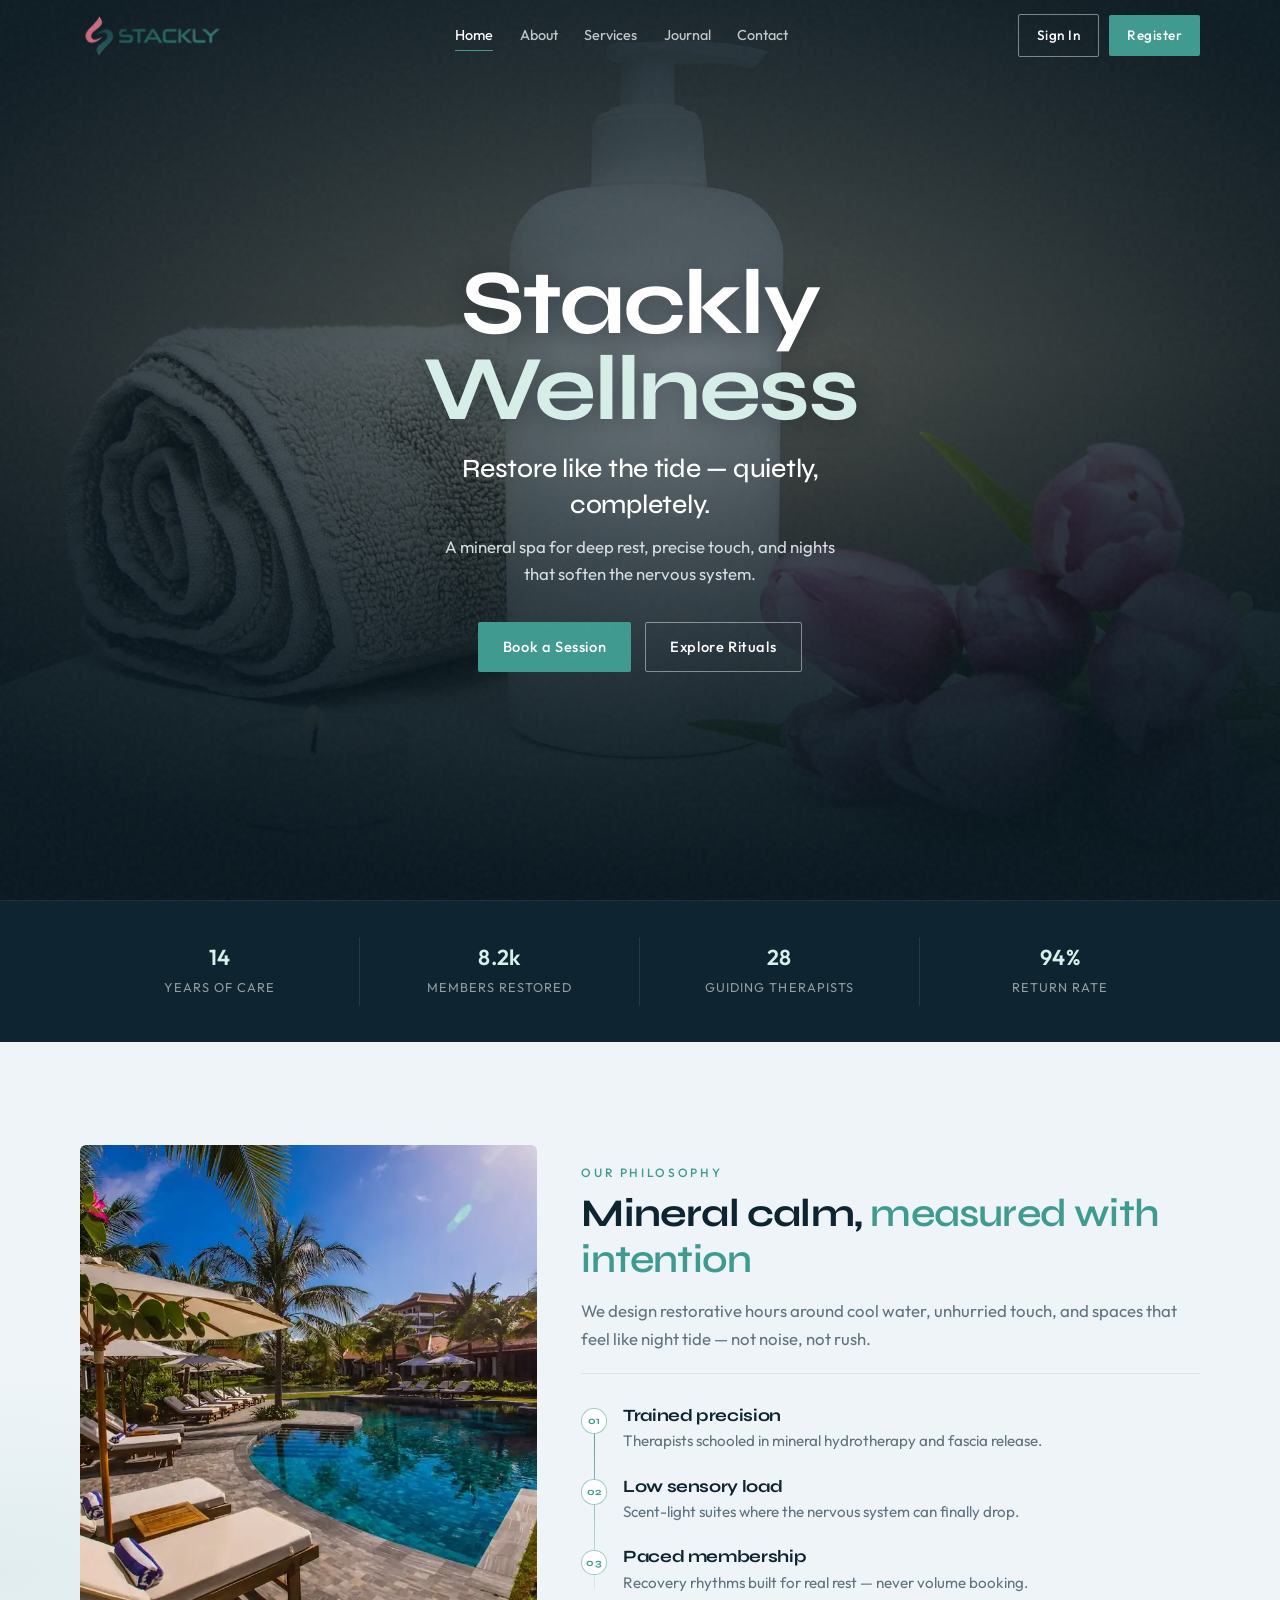
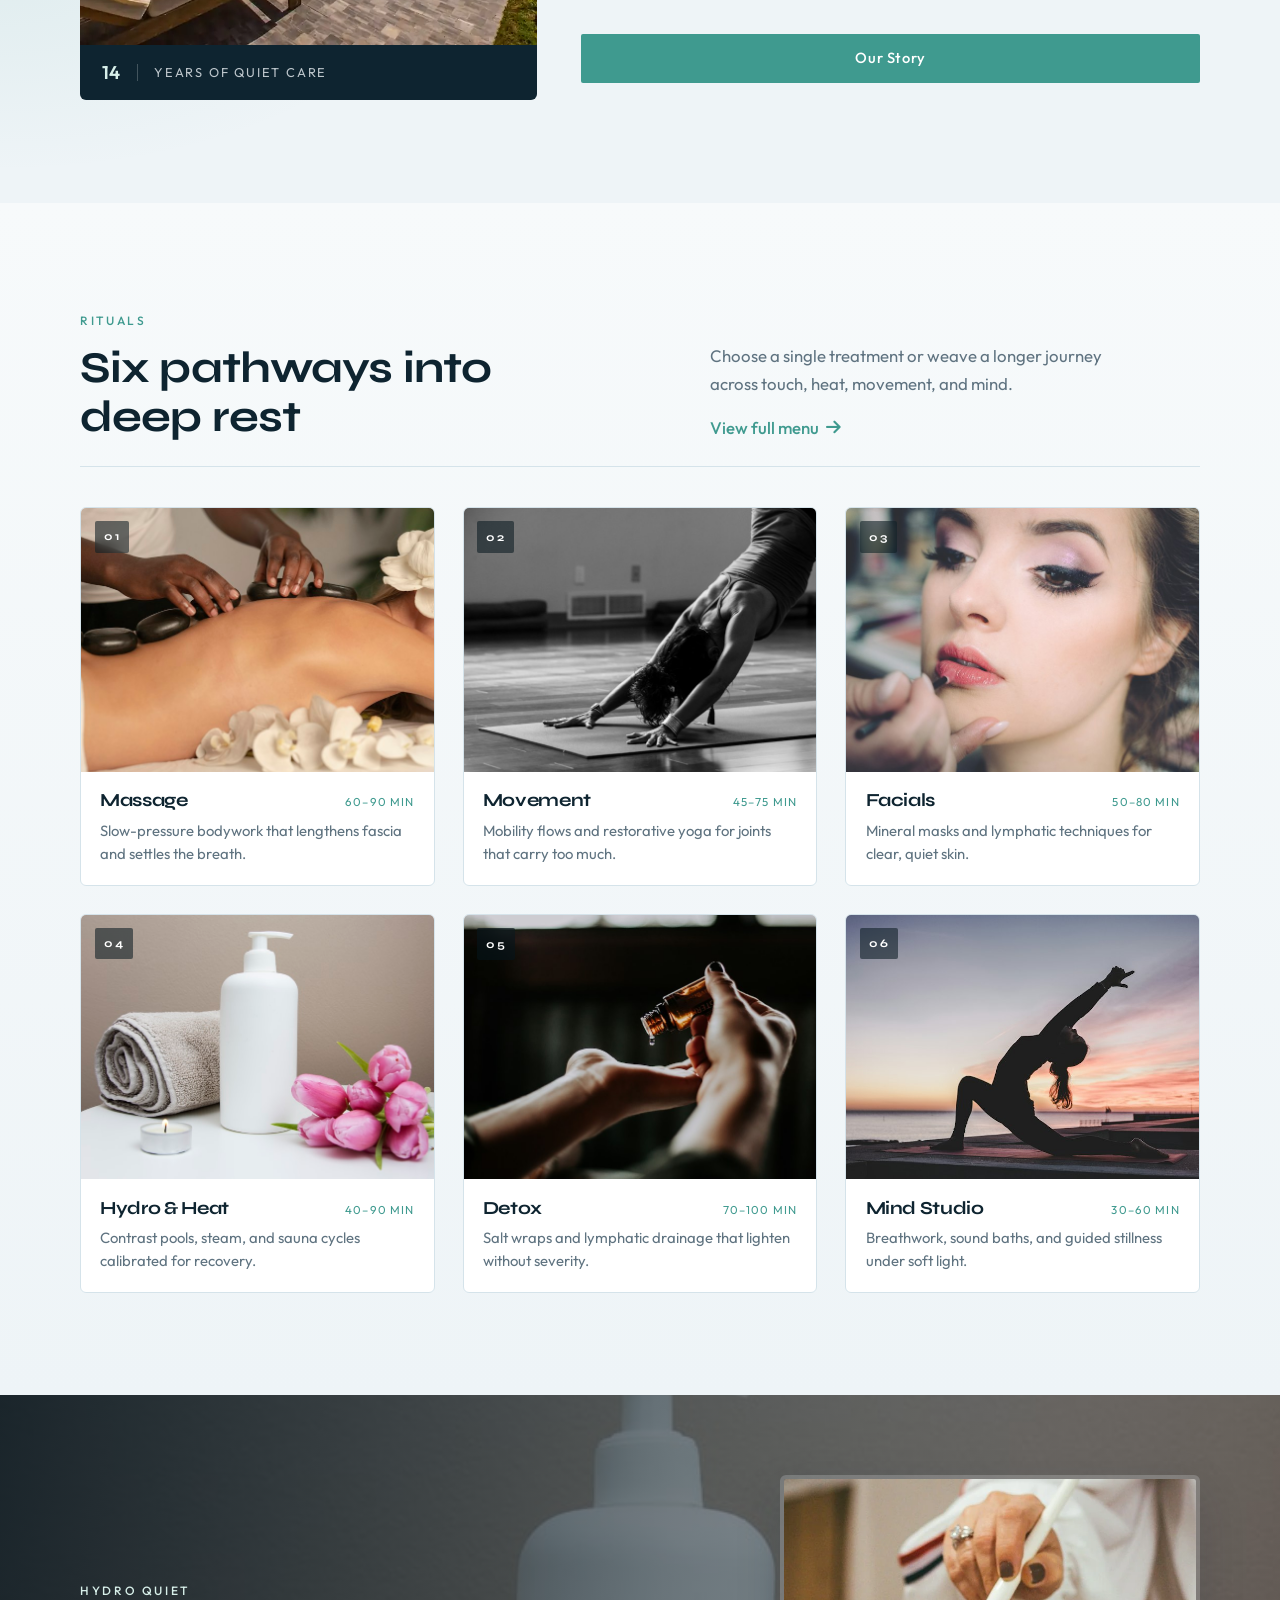
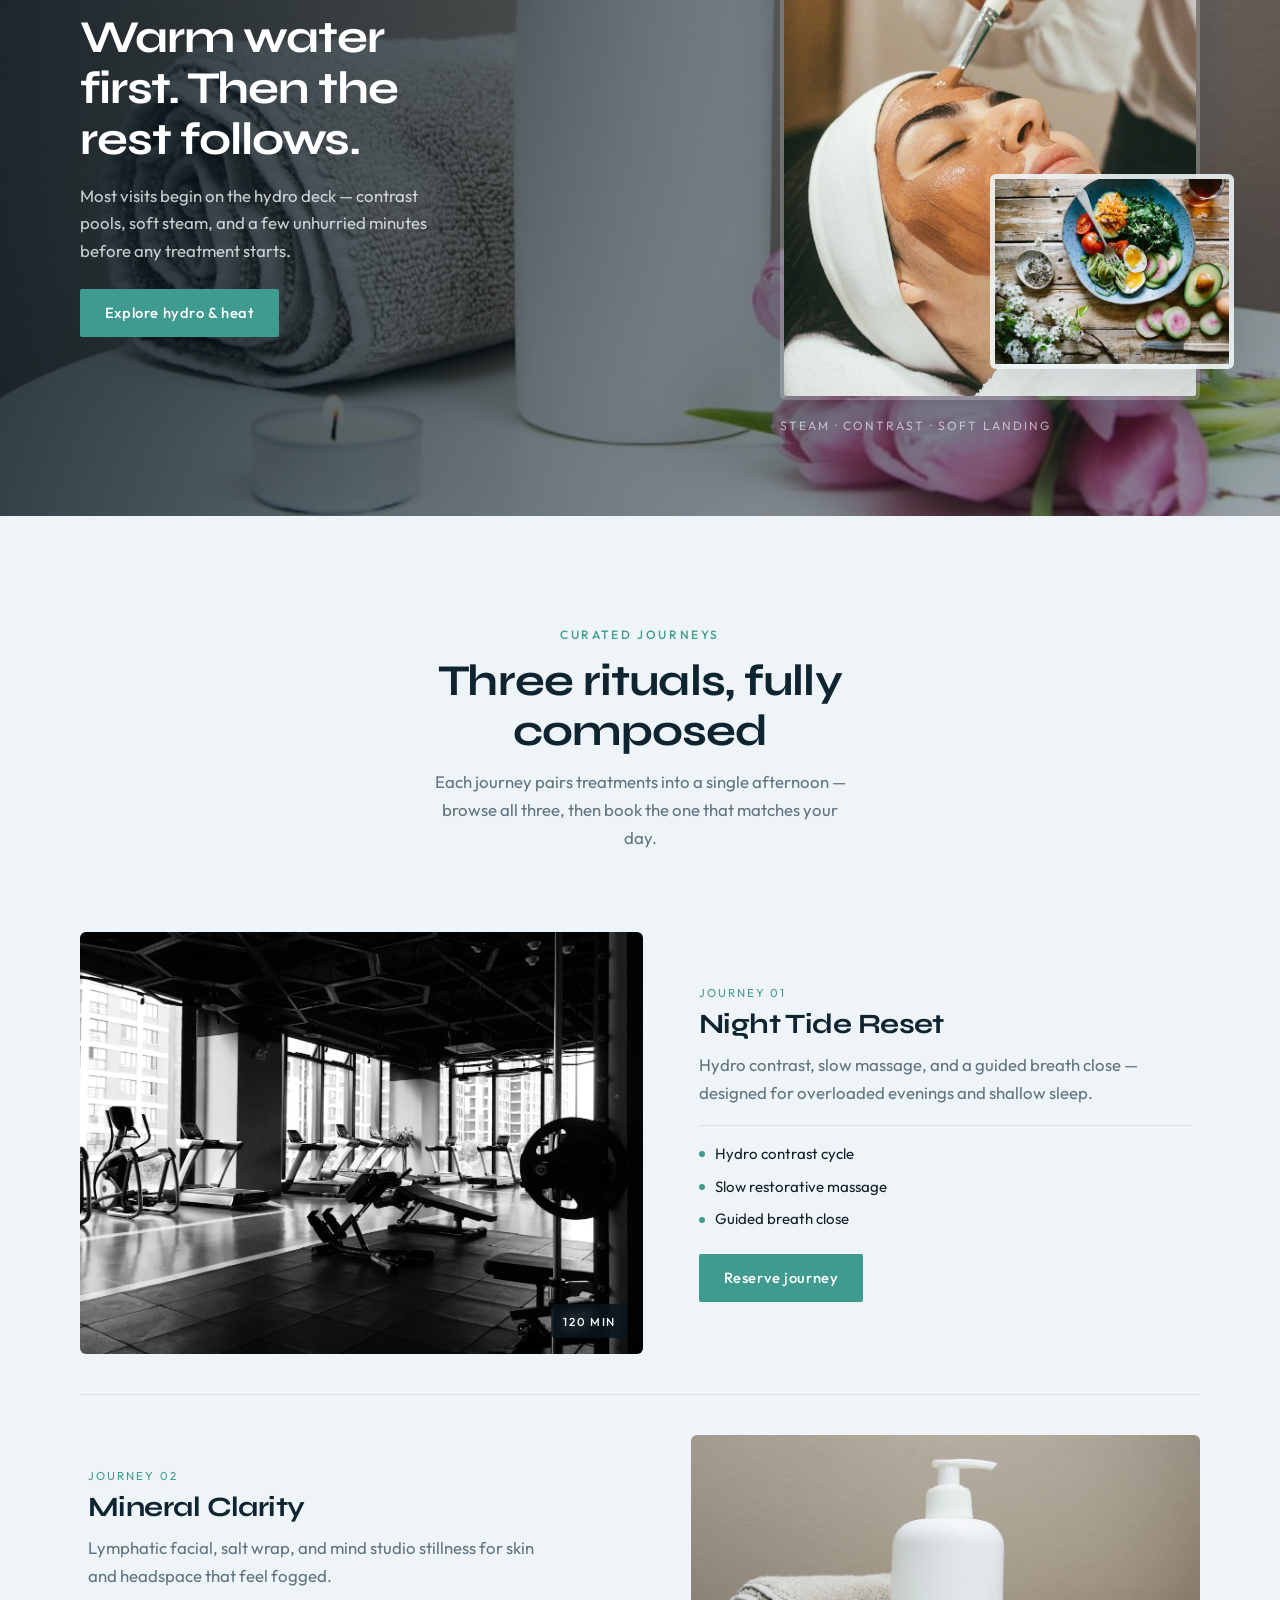
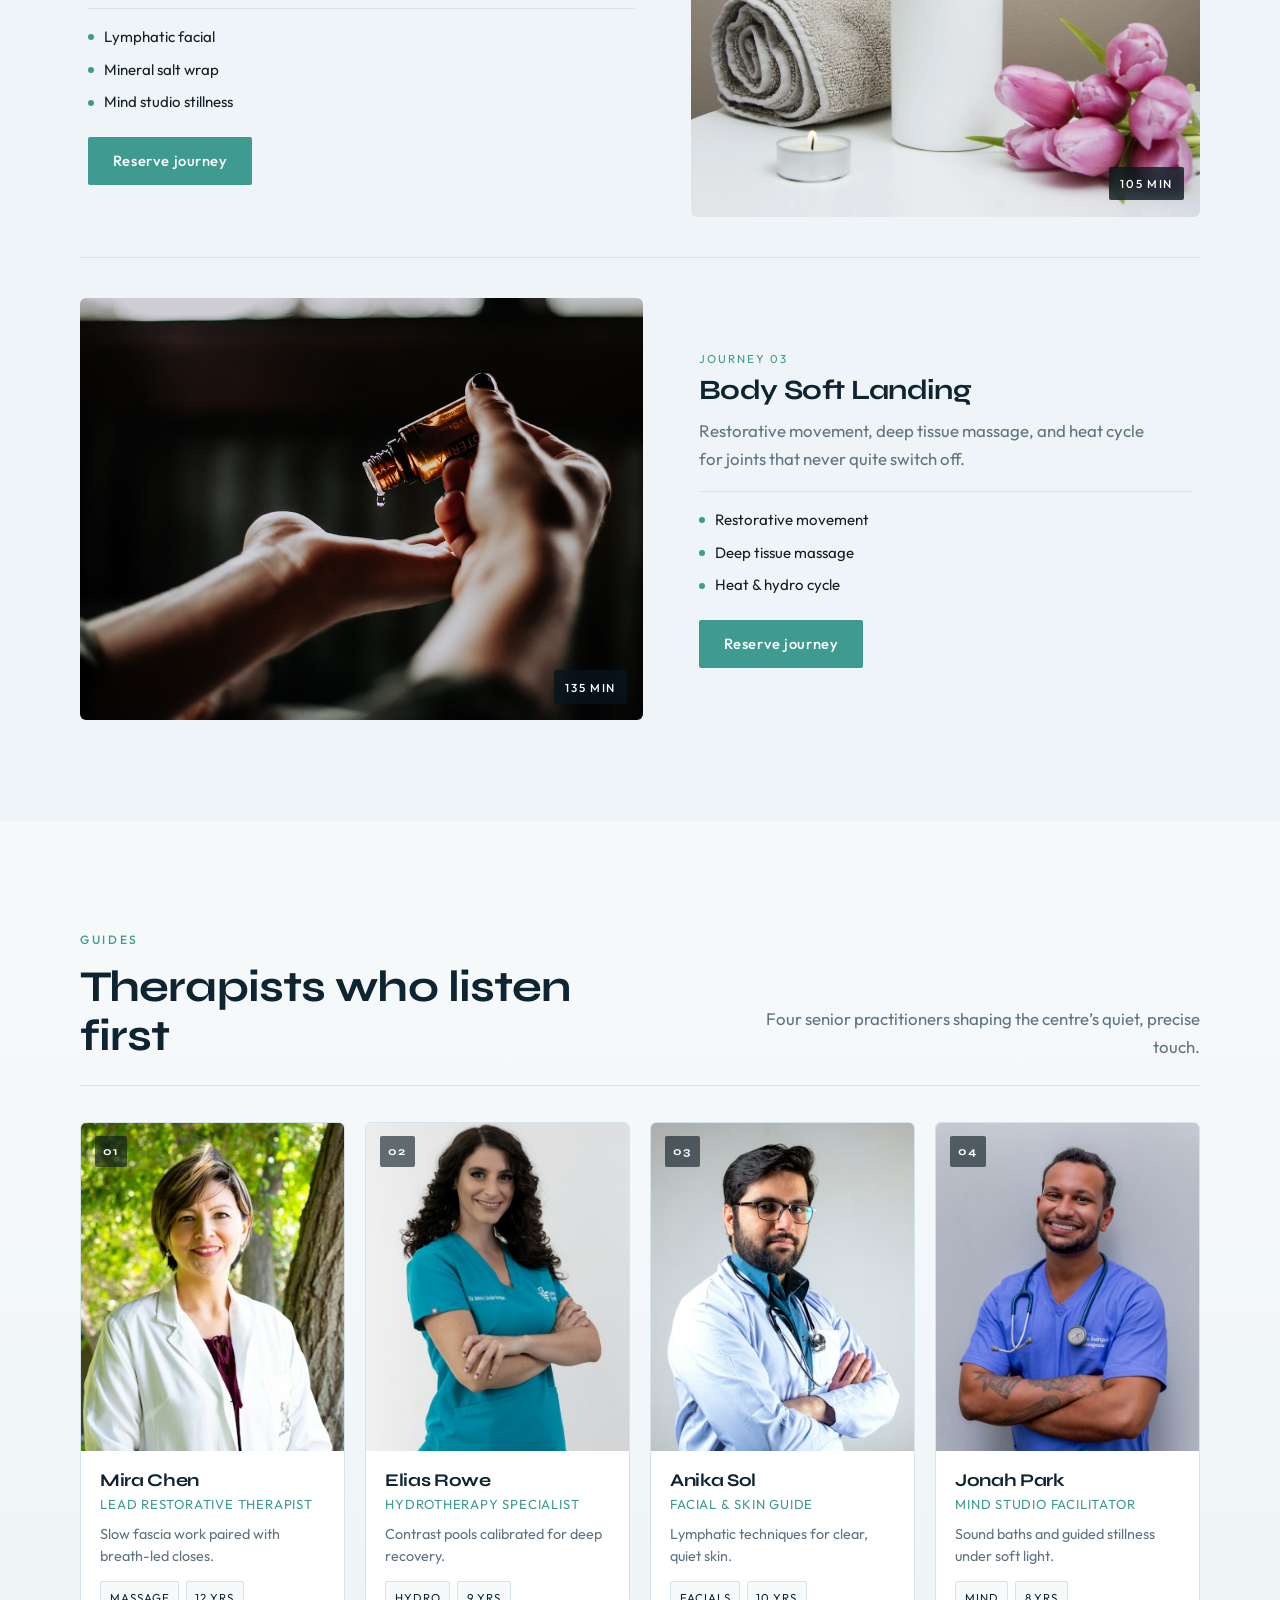
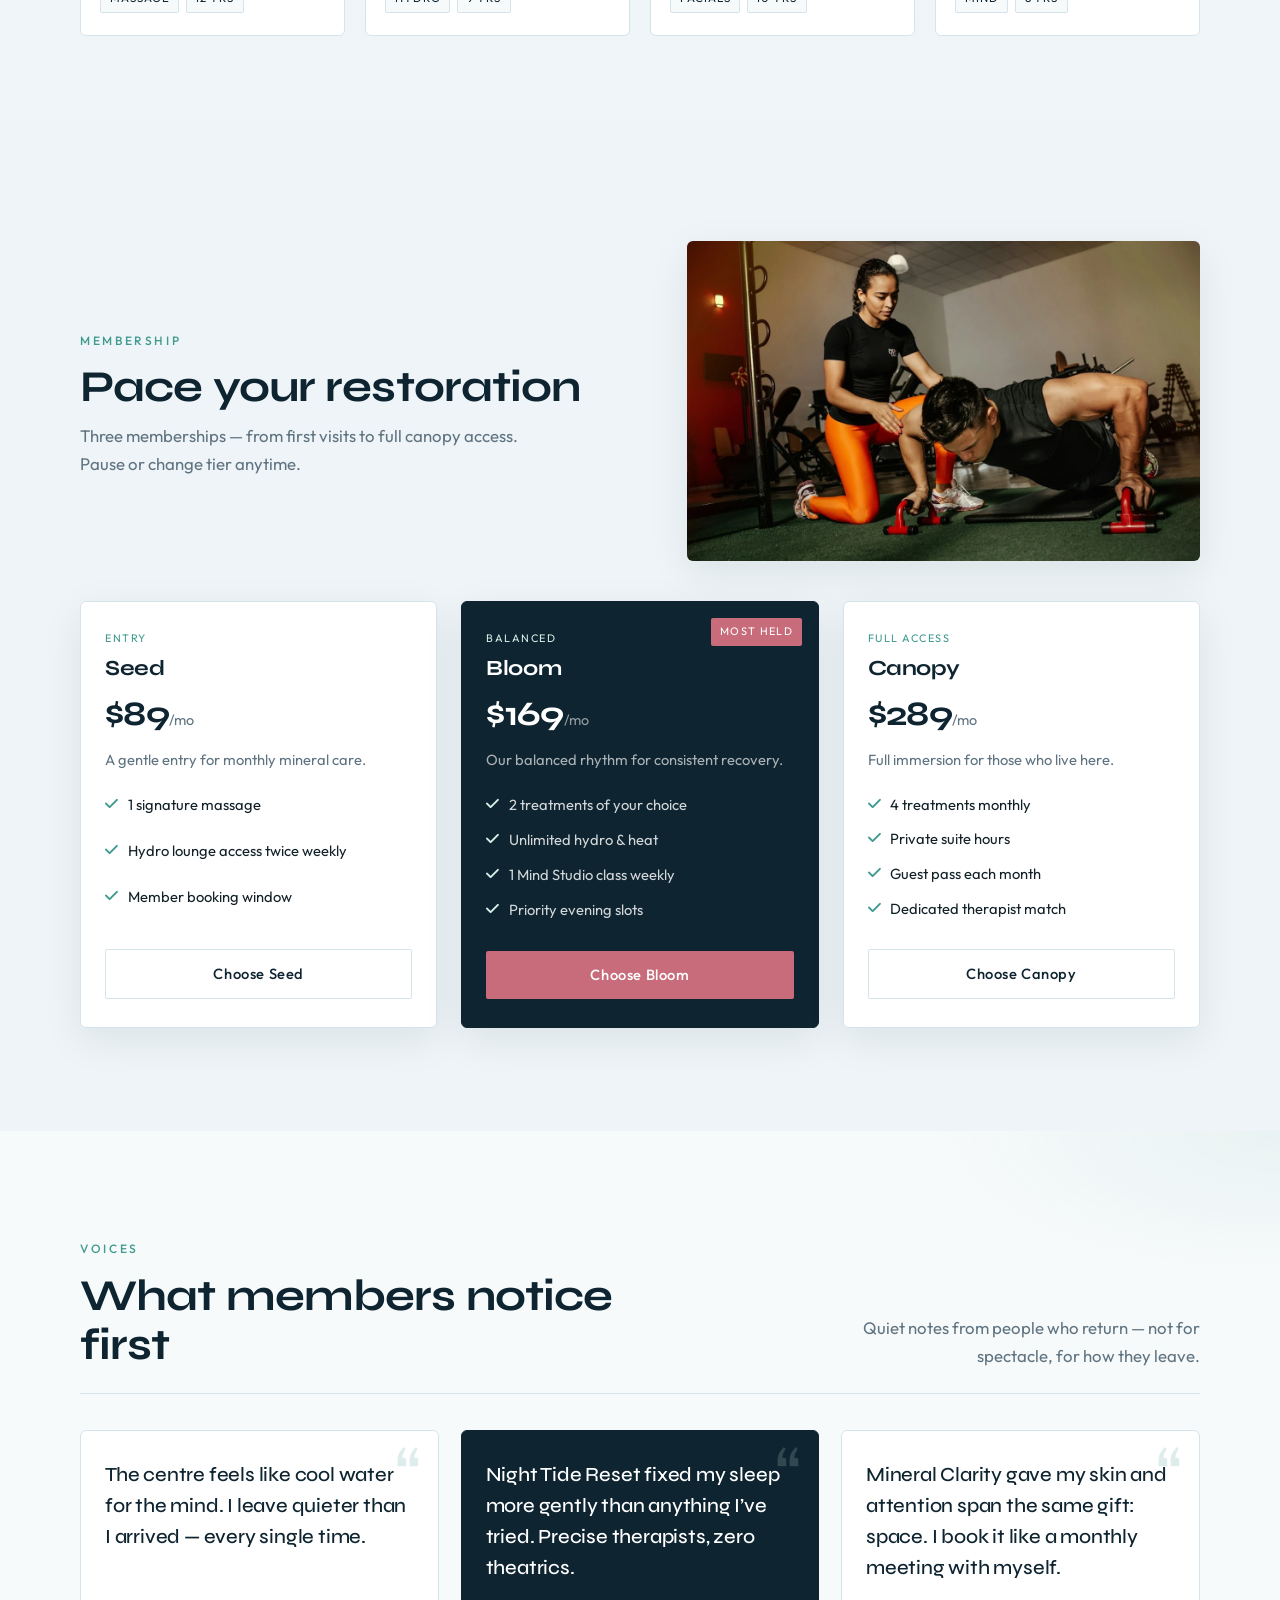
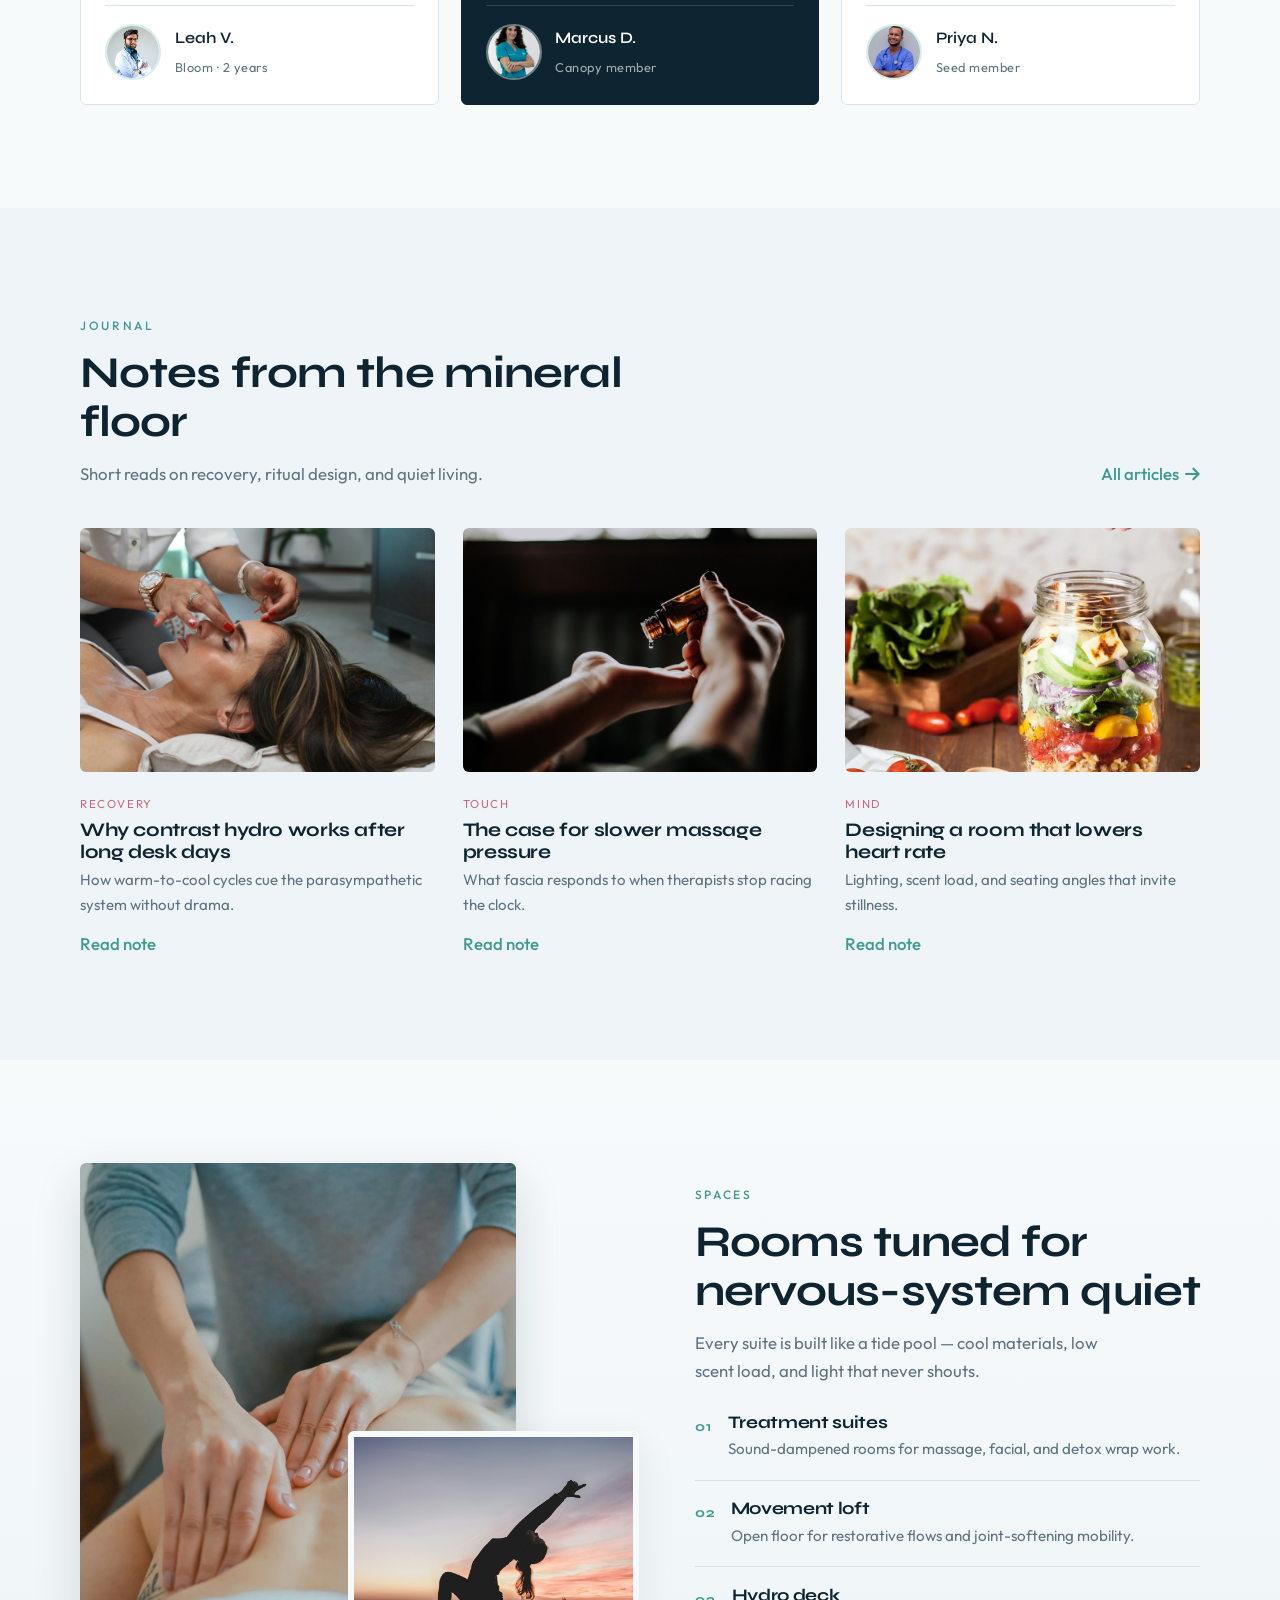
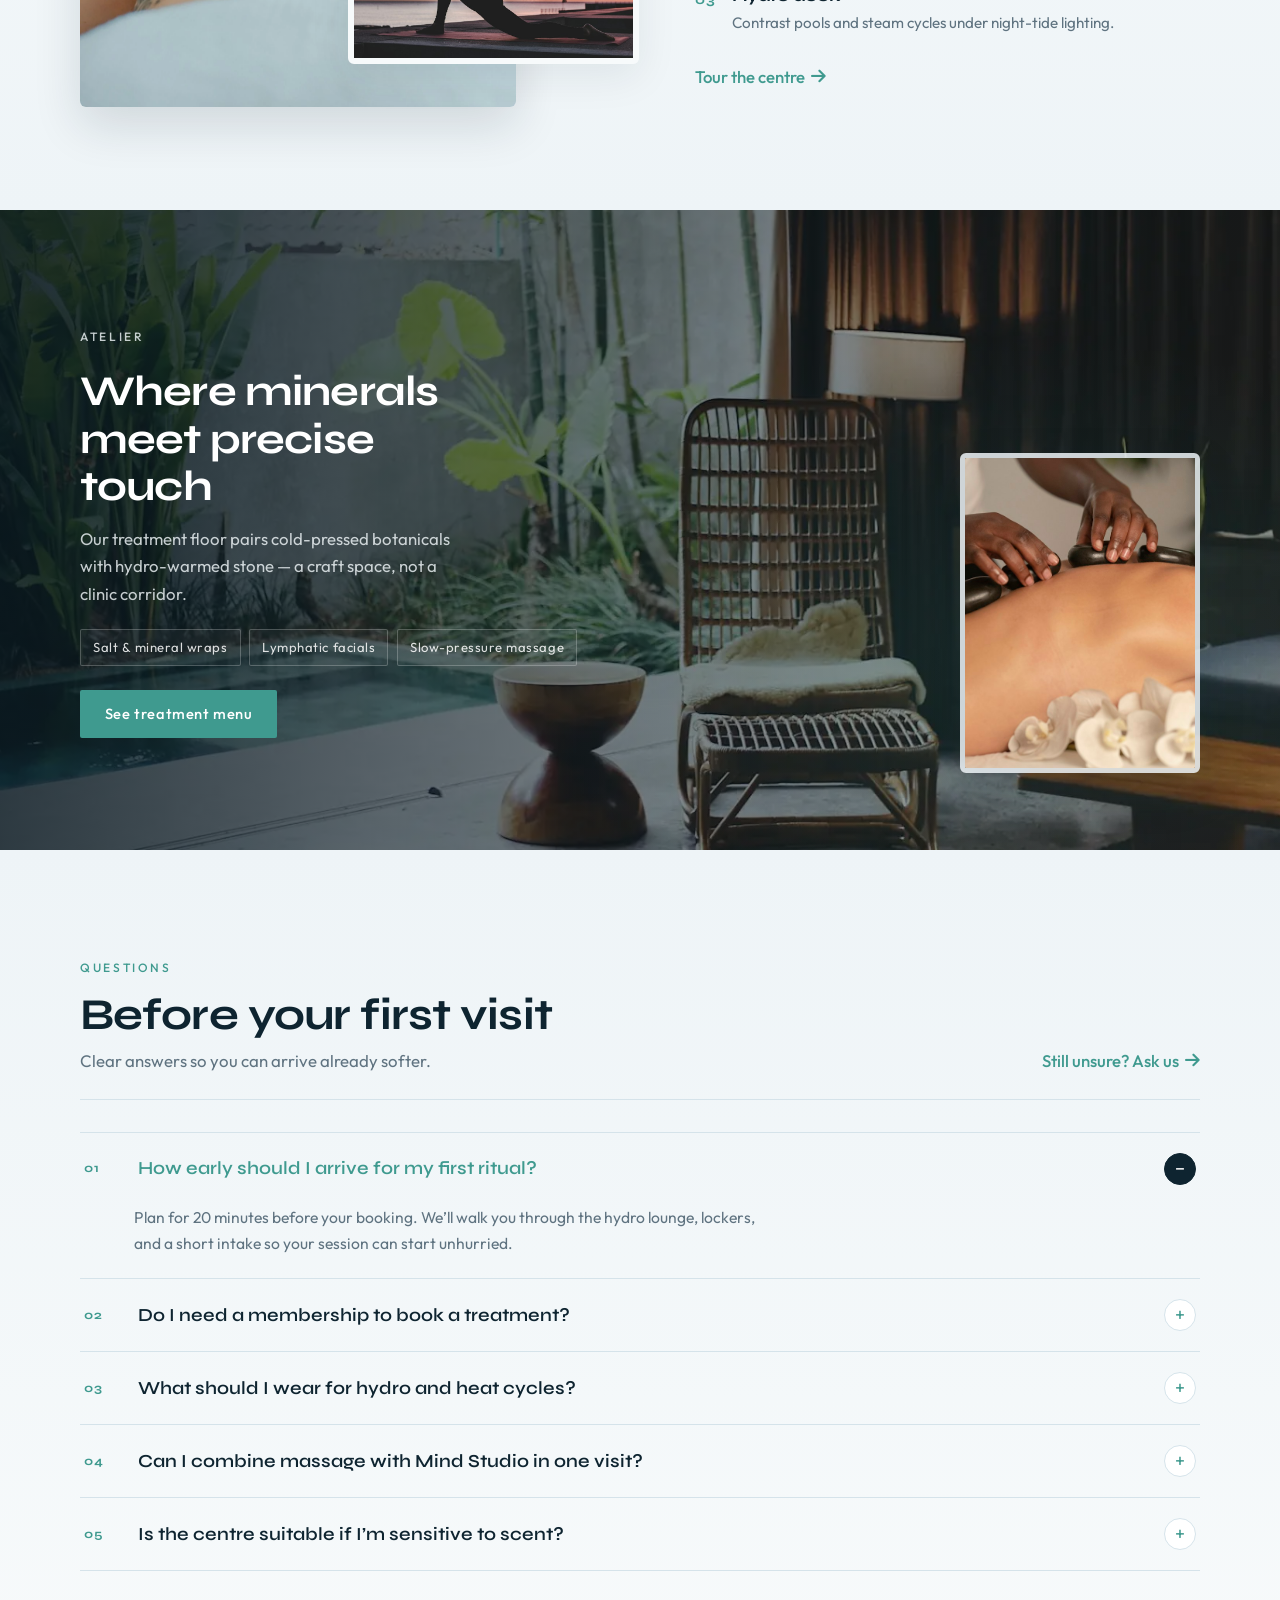
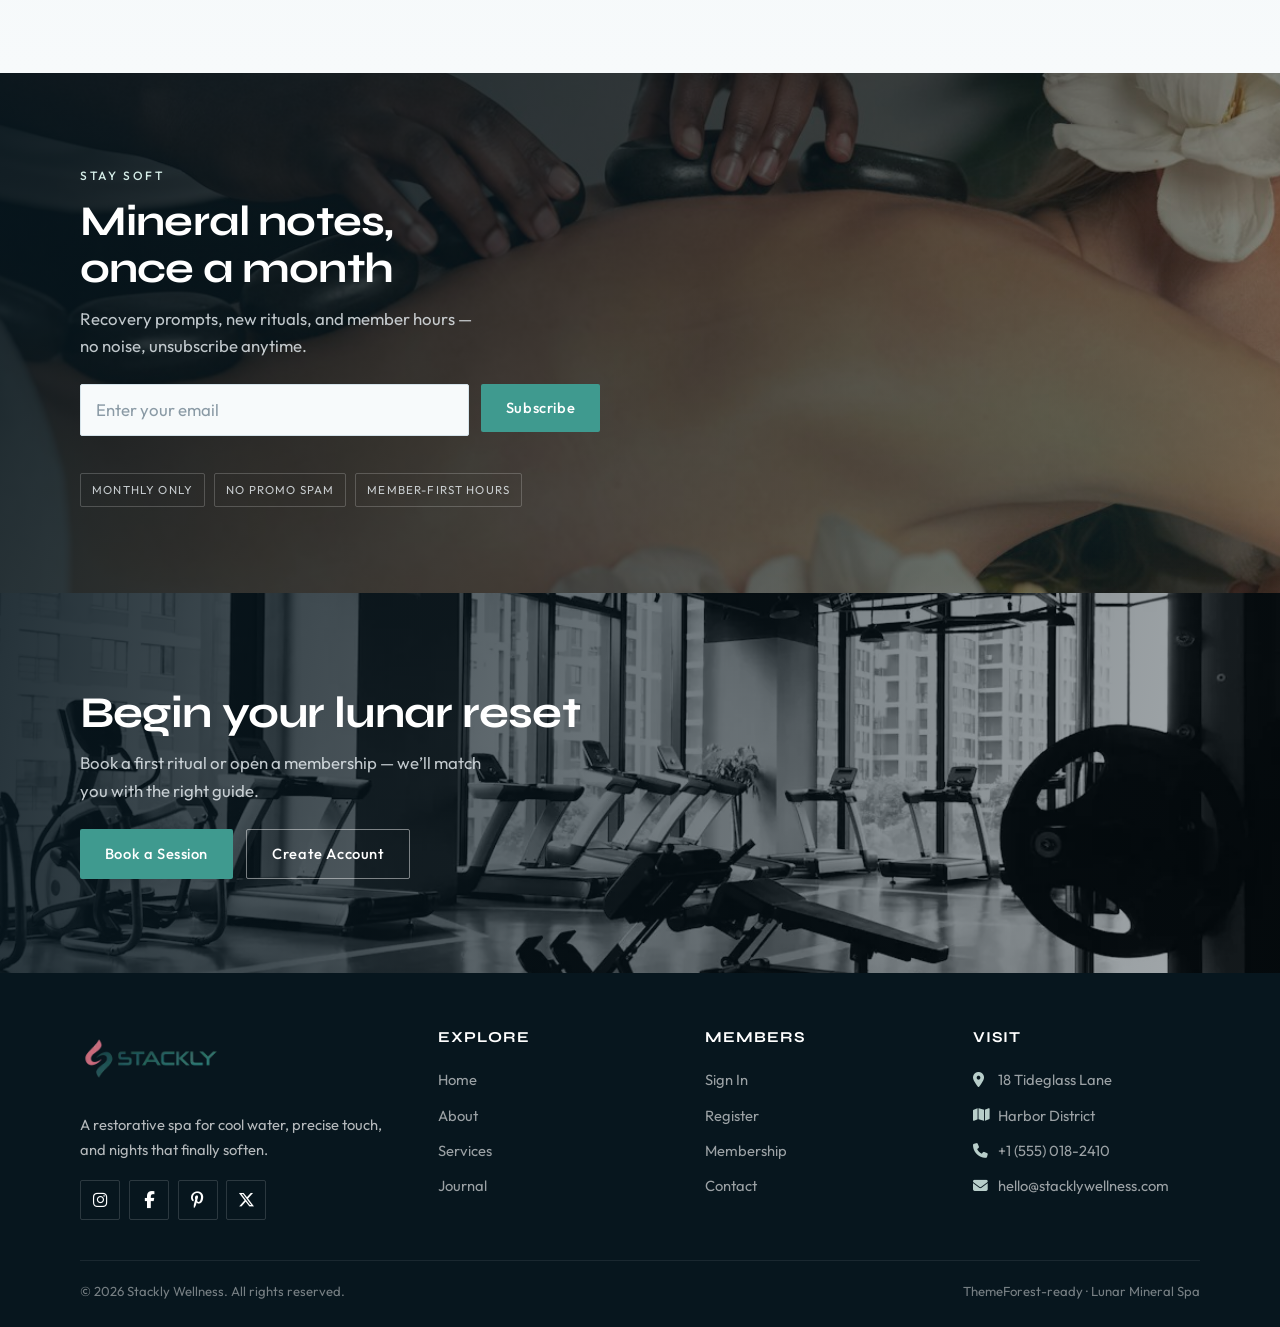
<file: index.html>
<!DOCTYPE html>
<html lang="en">
<head>
  <meta charset="UTF-8">
  <meta name="viewport" content="width=device-width, initial-scale=1.0">
  <title>Stackly Wellness | Lunar Mineral Spa & Restorative Centre</title>
  <meta name="description" content="Stackly Wellness is a premium restorative spa offering mineral rituals, mindful movement, and quiet luxury by the night tide.">
  <link rel="preconnect" href="https://fonts.googleapis.com">
  <link rel="preconnect" href="https://fonts.gstatic.com" crossorigin>
  <link href="https://fonts.googleapis.com/css2?family=Outfit:wght@300;400;500;600&family=Syne:wght@500;600;700;800&display=swap" rel="stylesheet">
  <link rel="stylesheet" href="https://cdnjs.cloudflare.com/ajax/libs/font-awesome/6.5.2/css/all.min.css">
  <link rel="stylesheet" href="https://unpkg.com/aos@2.3.4/dist/aos.css">
  <link rel="stylesheet" href="css/style.css">
</head>
<body>

  <div class="preloader" id="preloader" role="status" aria-label="Loading Stackly Wellness"><img src="Images/stackly-tide.webp" alt="" class="preloader__logo" width="184" height="48"><div class="preloader__bar" aria-hidden="true"><i></i></div></div>

  <header class="site-header">
    <div class="site-header__inner">
      <a href="index.html" class="brand" aria-label="Stackly Wellness home">
        <img src="Images/stackly-tide.webp" alt="Stackly" class="brand__logo" width="148" height="40">
      </a>
      <nav class="nav" aria-label="Primary">
        <a href="index.html" class="is-active">Home</a>
        <a href="about.html">About</a>
        <a href="services.html">Services</a>
        <a href="blogs.html">Journal</a>
        <a href="contact.html">Contact</a>
      </nav>
      <div class="header-actions">
        <a href="login.html" class="btn btn--outline">Sign In</a>
        <a href="register.html" class="btn btn--primary">Register</a>
        <button class="nav-toggle" type="button" aria-label="Open menu" aria-expanded="false" aria-controls="mobile-nav">
          <span></span><span></span><span></span>
        </button>
      </div>
    </div>
  </header>
  <nav class="mobile-nav" id="mobile-nav" aria-label="Mobile">
    <a href="index.html">Home</a>
    <a href="about.html">About</a>
    <a href="services.html">Services</a>
    <a href="blogs.html">Journal</a>
    <a href="contact.html">Contact</a>
    <a href="login.html">Sign In</a>
    <a href="register.html" class="btn btn--primary">Register</a>
  </nav>

  <main>
    <!-- 1. Video Hero -->
    <section class="hero" aria-label="Hero">
      <div class="hero__media">
        <video class="hero__video" autoplay muted loop playsinline poster="Images/wellness/wellness-hero.webp" aria-hidden="true">
          <source src="Images/wellness-hero.mp4" type="video/mp4">
        </video>
        <img class="hero__fallback" src="Images/wellness/wellness-hero.webp" alt="Moonlit mineral pool reflecting soft spa lighting at Stackly Wellness" width="1600" height="1000">
      </div>
      <div class="hero__veil" aria-hidden="true"></div>
      <div class="hero__content">
        <h1 class="hero__brand">Stackly <em>Wellness</em></h1>
        <p class="hero__headline">Restore like the tide — quietly, completely.</p>
        <p class="hero__support">A mineral spa for deep rest, precise touch, and nights that soften the nervous system.</p>
        <div class="btn-group hero__actions">
          <a href="404.html" class="btn btn--primary">Book a Session</a>
          <a href="404.html" class="btn btn--ghost">Explore Rituals</a>
        </div>
      </div>
    </section>

    <!-- 2. Stats strip -->
    <section class="stats" aria-label="Centre credentials">
      <div class="container">
        <div class="stats__grid">
          <div class="stat" data-aos="fade-up">
            <div class="stat__value">14</div>
            <div class="stat__label">Years of care</div>
          </div>
          <div class="stat" data-aos="fade-up" data-aos-delay="80">
            <div class="stat__value">8.2k</div>
            <div class="stat__label">Members restored</div>
          </div>
          <div class="stat" data-aos="fade-up" data-aos-delay="160">
            <div class="stat__value">28</div>
            <div class="stat__label">Guiding therapists</div>
          </div>
          <div class="stat" data-aos="fade-up" data-aos-delay="240">
            <div class="stat__value">94%</div>
            <div class="stat__label">Return rate</div>
          </div>
        </div>
      </div>
    </section>

    <!-- 3. Philosophy -->
    <section class="section philosophy" id="about-teaser" aria-label="Our philosophy">
      <div class="container philosophy__stage">
        <div class="philosophy__media" data-aos="fade-right">
          <figure class="philosophy__figure">
            <img src="Images/wellness/about-wellness.webp" alt="Quiet treatment lounge with cool stone surfaces and soft mist lighting" width="800" height="1000">
          </figure>
          <div class="philosophy__years">
            <strong>14</strong>
            <span>Years of quiet care</span>
          </div>
        </div>

        <div class="philosophy__copy" data-aos="fade-left">
          <p class="section-kicker">Our philosophy</p>
          <h2 class="philosophy__title">Mineral calm, <em>measured with intention</em></h2>
          <p class="philosophy__lead">We design restorative hours around cool water, unhurried touch, and spaces that feel like night tide — not noise, not rush.</p>
          <ul class="philosophy__pillars">
            <li>
              <span class="philosophy__index" aria-hidden="true">01</span>
              <div>
                <h3>Trained precision</h3>
                <p>Therapists schooled in mineral hydrotherapy and fascia release.</p>
              </div>
            </li>
            <li>
              <span class="philosophy__index" aria-hidden="true">02</span>
              <div>
                <h3>Low sensory load</h3>
                <p>Scent-light suites where the nervous system can finally drop.</p>
              </div>
            </li>
            <li>
              <span class="philosophy__index" aria-hidden="true">03</span>
              <div>
                <h3>Paced membership</h3>
                <p>Recovery rhythms built for real rest — never volume booking.</p>
              </div>
            </li>
          </ul>
          <a href="404.html" class="btn btn--primary">Our Story</a>
        </div>
      </div>
    </section>

    <!-- 4. Rituals / pathways -->
    <section class="section section--fog pathways" id="services" aria-label="Rituals">
      <div class="container">
        <div class="pathways__head" data-aos="fade-up">
          <div class="pathways__intro">
            <p class="section-kicker">Rituals</p>
            <h2 class="section-title">Six pathways into deep rest</h2>
          </div>
          <div class="pathways__aside">
            <p class="section-lead">Choose a single treatment or weave a longer journey across touch, heat, movement, and mind.</p>
            <a href="404.html" class="link-draw">View full menu <i class="fa-solid fa-arrow-right" aria-hidden="true"></i></a>
          </div>
        </div>

        <div class="pathways__grid">
          <article class="pathway" data-aos="fade-up">
            <a href="404.html" class="pathway__link">
              <div class="pathway__media">
                <img src="Images/wellness/service-massage.webp" alt="Hands performing a slow restorative massage on mineral-warmed linens" width="640" height="512">
                <span class="pathway__num" aria-hidden="true">01</span>
              </div>
              <div class="pathway__body">
                <div class="pathway__meta">
                  <h3>Massage</h3>
                  <span>60–90 min</span>
                </div>
                <p>Slow-pressure bodywork that lengthens fascia and settles the breath.</p>
              </div>
            </a>
          </article>
          <article class="pathway" data-aos="fade-up" data-aos-delay="80">
            <a href="404.html" class="pathway__link">
              <div class="pathway__media">
                <img src="Images/wellness/service-yoga.webp" alt="Guided movement session on a mat in a cool-toned studio" width="640" height="512">
                <span class="pathway__num" aria-hidden="true">02</span>
              </div>
              <div class="pathway__body">
                <div class="pathway__meta">
                  <h3>Movement</h3>
                  <span>45–75 min</span>
                </div>
                <p>Mobility flows and restorative yoga for joints that carry too much.</p>
              </div>
            </a>
          </article>
          <article class="pathway" data-aos="fade-up" data-aos-delay="160">
            <a href="404.html" class="pathway__link">
              <div class="pathway__media">
                <img src="Images/wellness/service-facial.webp" alt="Facial treatment with cool jade tools and soft spa lighting" width="640" height="512">
                <span class="pathway__num" aria-hidden="true">03</span>
              </div>
              <div class="pathway__body">
                <div class="pathway__meta">
                  <h3>Facials</h3>
                  <span>50–80 min</span>
                </div>
                <p>Mineral masks and lymphatic techniques for clear, quiet skin.</p>
              </div>
            </a>
          </article>
          <article class="pathway" data-aos="fade-up" data-aos-delay="80">
            <a href="404.html" class="pathway__link">
              <div class="pathway__media">
                <img src="Images/wellness/service-sauna.webp" alt="Cedar hydro room with soft steam and night-tide ambience" width="640" height="512">
                <span class="pathway__num" aria-hidden="true">04</span>
              </div>
              <div class="pathway__body">
                <div class="pathway__meta">
                  <h3>Hydro &amp; Heat</h3>
                  <span>40–90 min</span>
                </div>
                <p>Contrast pools, steam, and sauna cycles calibrated for recovery.</p>
              </div>
            </a>
          </article>
          <article class="pathway" data-aos="fade-up" data-aos-delay="160">
            <a href="404.html" class="pathway__link">
              <div class="pathway__media">
                <img src="Images/wellness/service-detox.webp" alt="Detox wrap station with mineral salts and cool stone bowls" width="640" height="512">
                <span class="pathway__num" aria-hidden="true">05</span>
              </div>
              <div class="pathway__body">
                <div class="pathway__meta">
                  <h3>Detox</h3>
                  <span>70–100 min</span>
                </div>
                <p>Salt wraps and lymphatic drainage that lighten without severity.</p>
              </div>
            </a>
          </article>
          <article class="pathway" data-aos="fade-up" data-aos-delay="240">
            <a href="404.html" class="pathway__link">
              <div class="pathway__media">
                <img src="Images/wellness/service-mind.webp" alt="Mind studio with cushions arranged for guided breathwork" width="640" height="512">
                <span class="pathway__num" aria-hidden="true">06</span>
              </div>
              <div class="pathway__body">
                <div class="pathway__meta">
                  <h3>Mind Studio</h3>
                  <span>30–60 min</span>
                </div>
                <p>Breathwork, sound baths, and guided stillness under soft light.</p>
              </div>
            </a>
          </article>
        </div>
      </div>
    </section>

    <!-- Hydro quiet — image immersion -->
    <section class="hydro-quiet" id="hydro-quiet" aria-label="Hydro quiet">
      <div class="hydro-quiet__bg">
        <img src="Images/wellness/service-sauna.webp" alt="Steam and soft light in the cedar hydro room" width="1600" height="1000">
      </div>
      <div class="hydro-quiet__veil" aria-hidden="true"></div>
      <div class="container hydro-quiet__layout">
        <div class="hydro-quiet__copy" data-aos="fade-up">
          <p class="section-kicker hydro-quiet__kicker">Hydro quiet</p>
          <h2 class="hydro-quiet__title">Warm water first. Then the rest follows.</h2>
          <p class="hydro-quiet__text">Most visits begin on the hydro deck — contrast pools, soft steam, and a few unhurried minutes before any treatment starts.</p>
          <a href="404.html" class="btn btn--primary">Explore hydro &amp; heat</a>
        </div>
        <div class="hydro-quiet__stack" data-aos="fade-left" data-aos-delay="100">
          <figure class="hydro-quiet__frame hydro-quiet__frame--main">
            <img src="Images/wellness/facial.webp" alt="Quiet facial suite with cool mineral light" width="720" height="900">
          </figure>
          <figure class="hydro-quiet__frame hydro-quiet__frame--inset">
            <img src="Images/wellness/nutrition.webp" alt="Mineral tea and botanicals prepared for recovery" width="480" height="360">
          </figure>
          <p class="hydro-quiet__caption">Steam · contrast · soft landing</p>
        </div>
      </div>
    </section>

    <!-- 5. Curated journeys -->
    <section class="section journeys" id="rituals" aria-label="Curated journeys">
      <div class="container">
        <div class="section-head section-head--center" data-aos="fade-up">
          <p class="section-kicker">Curated journeys</p>
          <h2 class="section-title">Three rituals, fully composed</h2>
          <p class="section-lead">Each journey pairs treatments into a single afternoon — browse all three, then book the one that matches your day.</p>
        </div>

        <div class="journey-list">
          <article class="journey-row" data-aos="fade-up">
            <div class="journey-row__media">
              <img src="Images/wellness/wellness-pool.webp" alt="Expansive mineral pool under soft night-tide light — Night Tide Reset" width="900" height="600">
              <span class="journey-row__badge">120 min</span>
            </div>
            <div class="journey-row__content">
              <span class="journey-row__num">Journey 01</span>
              <h3>Night Tide Reset</h3>
              <p>Hydro contrast, slow massage, and a guided breath close — designed for overloaded evenings and shallow sleep.</p>
              <ul class="journey-row__includes">
                <li>Hydro contrast cycle</li>
                <li>Slow restorative massage</li>
                <li>Guided breath close</li>
              </ul>
              <a href="404.html" class="btn btn--primary">Reserve journey</a>
            </div>
          </article>

          <article class="journey-row journey-row--flip" data-aos="fade-up">
            <div class="journey-row__media">
              <img src="Images/wellness/ritual-2.webp" alt="Aromatherapy oils beside a treatment bed — Mineral Clarity" width="900" height="600">
              <span class="journey-row__badge">105 min</span>
            </div>
            <div class="journey-row__content">
              <span class="journey-row__num">Journey 02</span>
              <h3>Mineral Clarity</h3>
              <p>Lymphatic facial, salt wrap, and mind studio stillness for skin and headspace that feel fogged.</p>
              <ul class="journey-row__includes">
                <li>Lymphatic facial</li>
                <li>Mineral salt wrap</li>
                <li>Mind studio stillness</li>
              </ul>
              <a href="404.html" class="btn btn--primary">Reserve journey</a>
            </div>
          </article>

          <article class="journey-row" data-aos="fade-up">
            <div class="journey-row__media">
              <img src="Images/wellness/ritual-3.webp" alt="Quiet movement studio with aligned mats — Body Soft Landing" width="900" height="600">
              <span class="journey-row__badge">135 min</span>
            </div>
            <div class="journey-row__content">
              <span class="journey-row__num">Journey 03</span>
              <h3>Body Soft Landing</h3>
              <p>Restorative movement, deep tissue massage, and heat cycle for joints that never quite switch off.</p>
              <ul class="journey-row__includes">
                <li>Restorative movement</li>
                <li>Deep tissue massage</li>
                <li>Heat &amp; hydro cycle</li>
              </ul>
              <a href="404.html" class="btn btn--primary">Reserve journey</a>
            </div>
          </article>
        </div>
      </div>
    </section>

    <!-- 6. Guides -->
    <section class="section section--fog guides" id="therapists" aria-label="Guides">
      <div class="container">
        <div class="guides__head" data-aos="fade-up">
          <div>
            <p class="section-kicker">Guides</p>
            <h2 class="section-title">Therapists who listen first</h2>
          </div>
          <p class="section-lead guides__lead">Four senior practitioners shaping the centre’s quiet, precise touch.</p>
        </div>
        <div class="guides__grid">
          <article class="guide-card" data-aos="fade-up">
            <div class="guide-card__media">
              <img src="Images/wellness/therapist-1.webp" alt="Portrait of Mira Chen, lead restorative therapist" width="480" height="640">
              <span class="guide-card__index">01</span>
            </div>
            <div class="guide-card__body">
              <h3>Mira Chen</h3>
              <p class="guide-card__role">Lead Restorative Therapist</p>
              <p class="guide-card__note">Slow fascia work paired with breath-led closes.</p>
              <ul class="guide-card__tags">
                <li>Massage</li>
                <li>12 yrs</li>
              </ul>
            </div>
          </article>
          <article class="guide-card" data-aos="fade-up" data-aos-delay="80">
            <div class="guide-card__media">
              <img src="Images/wellness/therapist-2.webp" alt="Portrait of Elias Rowe, hydrotherapy specialist" width="480" height="640">
              <span class="guide-card__index">02</span>
            </div>
            <div class="guide-card__body">
              <h3>Elias Rowe</h3>
              <p class="guide-card__role">Hydrotherapy Specialist</p>
              <p class="guide-card__note">Contrast pools calibrated for deep recovery.</p>
              <ul class="guide-card__tags">
                <li>Hydro</li>
                <li>9 yrs</li>
              </ul>
            </div>
          </article>
          <article class="guide-card" data-aos="fade-up" data-aos-delay="160">
            <div class="guide-card__media">
              <img src="Images/wellness/therapist-3.webp" alt="Portrait of Anika Sol, facial and skin guide" width="480" height="640">
              <span class="guide-card__index">03</span>
            </div>
            <div class="guide-card__body">
              <h3>Anika Sol</h3>
              <p class="guide-card__role">Facial &amp; Skin Guide</p>
              <p class="guide-card__note">Lymphatic techniques for clear, quiet skin.</p>
              <ul class="guide-card__tags">
                <li>Facials</li>
                <li>10 yrs</li>
              </ul>
            </div>
          </article>
          <article class="guide-card" data-aos="fade-up" data-aos-delay="240">
            <div class="guide-card__media">
              <img src="Images/wellness/therapist-4.webp" alt="Portrait of Jonah Park, mind studio facilitator" width="480" height="640">
              <span class="guide-card__index">04</span>
            </div>
            <div class="guide-card__body">
              <h3>Jonah Park</h3>
              <p class="guide-card__role">Mind Studio Facilitator</p>
              <p class="guide-card__note">Sound baths and guided stillness under soft light.</p>
              <ul class="guide-card__tags">
                <li>Mind</li>
                <li>8 yrs</li>
              </ul>
            </div>
          </article>
        </div>
      </div>
    </section>

    <!-- 7. Membership -->
    <section class="section membership" id="membership" aria-label="Membership">
      <div class="container">
        <div class="membership__intro" data-aos="fade-up">
          <div class="membership__copy">
            <p class="section-kicker">Membership</p>
            <h2 class="section-title">Pace your restoration</h2>
            <p class="section-lead">Three memberships — from first visits to full canopy access. Pause or change tier anytime.</p>
          </div>
          <figure class="membership__figure">
            <img src="Images/wellness/membership.webp" alt="Member lounge with mineral water and soft seating" width="800" height="520">
          </figure>
        </div>
        <div class="plans membership__plans">
          <article class="plan" data-aos="fade-up">
            <span class="plan__tier">Entry</span>
            <h3 class="plan__name">Seed</h3>
            <div class="plan__price">$89<span>/mo</span></div>
            <p class="plan__desc">A gentle entry for monthly mineral care.</p>
            <ul class="plan__features">
              <li><i class="fa-solid fa-check" aria-hidden="true"></i> 1 signature massage</li>
              <li><i class="fa-solid fa-check" aria-hidden="true"></i> Hydro lounge access twice weekly</li>
              <li><i class="fa-solid fa-check" aria-hidden="true"></i> Member booking window</li>
            </ul>
            <a href="404.html" class="btn btn--outline btn--block">Choose Seed</a>
          </article>
          <article class="plan plan--featured" data-aos="fade-up" data-aos-delay="80">
            <span class="plan__badge">Most held</span>
            <span class="plan__tier">Balanced</span>
            <h3 class="plan__name">Bloom</h3>
            <div class="plan__price">$169<span>/mo</span></div>
            <p class="plan__desc">Our balanced rhythm for consistent recovery.</p>
            <ul class="plan__features">
              <li><i class="fa-solid fa-check" aria-hidden="true"></i> 2 treatments of your choice</li>
              <li><i class="fa-solid fa-check" aria-hidden="true"></i> Unlimited hydro &amp; heat</li>
              <li><i class="fa-solid fa-check" aria-hidden="true"></i> 1 Mind Studio class weekly</li>
              <li><i class="fa-solid fa-check" aria-hidden="true"></i> Priority evening slots</li>
            </ul>
            <a href="404.html" class="btn btn--bloom btn--block">Choose Bloom</a>
          </article>
          <article class="plan" data-aos="fade-up" data-aos-delay="160">
            <span class="plan__tier">Full access</span>
            <h3 class="plan__name">Canopy</h3>
            <div class="plan__price">$289<span>/mo</span></div>
            <p class="plan__desc">Full immersion for those who live here.</p>
            <ul class="plan__features">
              <li><i class="fa-solid fa-check" aria-hidden="true"></i> 4 treatments monthly</li>
              <li><i class="fa-solid fa-check" aria-hidden="true"></i> Private suite hours</li>
              <li><i class="fa-solid fa-check" aria-hidden="true"></i> Guest pass each month</li>
              <li><i class="fa-solid fa-check" aria-hidden="true"></i> Dedicated therapist match</li>
            </ul>
            <a href="404.html" class="btn btn--outline btn--block">Choose Canopy</a>
          </article>
        </div>
      </div>
    </section>

    <!-- 8. Voices -->
    <section class="section voices" id="testimonials" aria-label="Member voices">
      <div class="container">
        <div class="voices__head" data-aos="fade-up">
          <div>
            <p class="section-kicker">Voices</p>
            <h2 class="section-title">What members notice first</h2>
          </div>
          <p class="section-lead voices__lead">Quiet notes from people who return — not for spectacle, for how they leave.</p>
        </div>
        <div class="voices__grid">
          <blockquote class="voice" data-aos="fade-up">
            <span class="voice__mark" aria-hidden="true">“</span>
            <p class="voice__quote">The centre feels like cool water for the mind. I leave quieter than I arrived — every single time.</p>
            <footer class="voice__person">
              <img src="Images/wellness/therapist-3.webp" alt="Portrait of Leah V." width="80" height="80">
              <div>
                <cite>Leah V.</cite>
                <span>Bloom · 2 years</span>
              </div>
            </footer>
          </blockquote>
          <blockquote class="voice voice--accent" data-aos="fade-up" data-aos-delay="80">
            <span class="voice__mark" aria-hidden="true">“</span>
            <p class="voice__quote">Night Tide Reset fixed my sleep more gently than anything I’ve tried. Precise therapists, zero theatrics.</p>
            <footer class="voice__person">
              <img src="Images/wellness/therapist-2.webp" alt="Portrait of Marcus D." width="80" height="80">
              <div>
                <cite>Marcus D.</cite>
                <span>Canopy member</span>
              </div>
            </footer>
          </blockquote>
          <blockquote class="voice" data-aos="fade-up" data-aos-delay="160">
            <span class="voice__mark" aria-hidden="true">“</span>
            <p class="voice__quote">Mineral Clarity gave my skin and attention span the same gift: space. I book it like a monthly meeting with myself.</p>
            <footer class="voice__person">
              <img src="Images/wellness/therapist-4.webp" alt="Portrait of Priya N." width="80" height="80">
              <div>
                <cite>Priya N.</cite>
                <span>Seed member</span>
              </div>
            </footer>
          </blockquote>
        </div>
      </div>
    </section>

    <!-- 9. Blog preview -->
    <section class="section" id="journal">
      <div class="container">
        <div class="section-head" data-aos="fade-up" style="display:flex;flex-wrap:wrap;align-items:end;justify-content:space-between;gap:1rem">
          <div>
            <p class="section-kicker">Journal</p>
            <h2 class="section-title">Notes from the mineral floor</h2>
            <p class="section-lead">Short reads on recovery, ritual design, and quiet living.</p>
          </div>
          <a href="404.html" class="link-draw">All articles <i class="fa-solid fa-arrow-right" aria-hidden="true"></i></a>
        </div>
        <div class="grid-3">
          <article class="blog-card" data-aos="fade-up">
            <div class="blog-card__media">
              <img src="Images/wellness/blog-1.webp" alt="Steam rising from a mineral bath at dusk" width="640" height="440">
            </div>
            <div>
              <span class="blog-card__tag">Recovery</span>
              <h3>Why contrast hydro works after long desk days</h3>
              <p>How warm-to-cool cycles cue the parasympathetic system without drama.</p>
              <a href="404.html" class="link-draw">Read note</a>
            </div>
          </article>
          <article class="blog-card" data-aos="fade-up" data-aos-delay="80">
            <div class="blog-card__media">
              <img src="Images/wellness/blog-2.webp" alt="Hands preparing botanical oils for massage" width="640" height="440">
            </div>
            <div>
              <span class="blog-card__tag">Touch</span>
              <h3>The case for slower massage pressure</h3>
              <p>What fascia responds to when therapists stop racing the clock.</p>
              <a href="404.html" class="link-draw">Read note</a>
            </div>
          </article>
          <article class="blog-card" data-aos="fade-up" data-aos-delay="160">
            <div class="blog-card__media">
              <img src="Images/wellness/blog-3.webp" alt="Quiet meditation cushions in Mind Studio" width="640" height="440">
            </div>
            <div>
              <span class="blog-card__tag">Mind</span>
              <h3>Designing a room that lowers heart rate</h3>
              <p>Lighting, scent load, and seating angles that invite stillness.</p>
              <a href="404.html" class="link-draw">Read note</a>
            </div>
          </article>
        </div>
      </div>
    </section>

    <!-- 10. Sanctuary rooms — image composition -->
    <section class="section section--fog sanctuary" id="sanctuary" aria-label="Inside the centre">
      <div class="container">
        <div class="sanctuary__grid">
          <div class="sanctuary__stack" data-aos="fade-right">
            <figure class="sanctuary__frame sanctuary__frame--tall">
              <img src="Images/wellness/massage-room.webp" alt="Quiet massage suite with cool stone and soft linen" width="800" height="1000">
            </figure>
            <figure class="sanctuary__frame sanctuary__frame--offset">
              <img src="Images/wellness/yoga-studio.webp" alt="Movement studio with mats aligned under mist light" width="640" height="480">
            </figure>
          </div>
          <div class="sanctuary__copy" data-aos="fade-left">
            <p class="section-kicker">Spaces</p>
            <h2 class="section-title">Rooms tuned for nervous-system quiet</h2>
            <p class="section-lead">Every suite is built like a tide pool — cool materials, low scent load, and light that never shouts.</p>
            <ol class="sanctuary__list">
              <li>
                <span class="sanctuary__num">01</span>
                <div>
                  <h3>Treatment suites</h3>
                  <p>Sound-dampened rooms for massage, facial, and detox wrap work.</p>
                </div>
              </li>
              <li>
                <span class="sanctuary__num">02</span>
                <div>
                  <h3>Movement loft</h3>
                  <p>Open floor for restorative flows and joint-softening mobility.</p>
                </div>
              </li>
              <li>
                <span class="sanctuary__num">03</span>
                <div>
                  <h3>Hydro deck</h3>
                  <p>Contrast pools and steam cycles under night-tide lighting.</p>
                </div>
              </li>
            </ol>
            <a href="404.html" class="link-draw">Tour the centre <i class="fa-solid fa-arrow-right" aria-hidden="true"></i></a>
          </div>
        </div>
      </div>
    </section>

    <!-- 11. Mineral atelier — full-bleed image panel -->
    <section class="atelier" id="atelier" aria-label="Mineral atelier">
      <div class="atelier__media">
        <img src="Images/wellness/contact-spa.webp" alt="Spa treatment table prepared with mineral oils and soft towels" width="1600" height="1000">
      </div>
      <div class="atelier__veil" aria-hidden="true"></div>
      <div class="atelier__panel" data-aos="fade-up">
        <p class="section-kicker atelier__kicker">Atelier</p>
        <h2>Where minerals meet precise touch</h2>
        <p>Our treatment floor pairs cold-pressed botanicals with hydro-warmed stone — a craft space, not a clinic corridor.</p>
        <ul class="atelier__tags">
          <li>Salt &amp; mineral wraps</li>
          <li>Lymphatic facials</li>
          <li>Slow-pressure massage</li>
        </ul>
        <a href="404.html" class="btn btn--primary">See treatment menu</a>
      </div>
      <aside class="atelier__aside" data-aos="fade-left" data-aos-delay="120">
        <img src="Images/wellness/aromatherapy.webp" alt="Botanical oils arranged for aromatherapy blending" width="480" height="640">
      </aside>
    </section>

    <!-- 12. FAQ -->
    <section class="section faq" id="faq" aria-label="Frequently asked questions">
      <div class="container">
        <div class="faq__top" data-aos="fade-up">
          <div class="faq__intro">
            <p class="section-kicker">Questions</p>
            <h2 class="section-title">Before your first visit</h2>
            <p class="section-lead">Clear answers so you can arrive already softer.</p>
          </div>
          <a href="404.html" class="faq__ask link-draw">Still unsure? Ask us <i class="fa-solid fa-arrow-right" aria-hidden="true"></i></a>
        </div>
        <div class="faq__list" data-aos="fade-up" data-aos-delay="60">
          <details class="faq__item" open>
            <summary>
              <span class="faq__num">01</span>
              <span class="faq__q">How early should I arrive for my first ritual?</span>
            </summary>
            <div class="faq__a">
              <p>Plan for 20 minutes before your booking. We’ll walk you through the hydro lounge, lockers, and a short intake so your session can start unhurried.</p>
            </div>
          </details>
          <details class="faq__item">
            <summary>
              <span class="faq__num">02</span>
              <span class="faq__q">Do I need a membership to book a treatment?</span>
            </summary>
            <div class="faq__a">
              <p>No. Single rituals and journeys are open to guests. Memberships simply unlock better pacing, lounge access, and priority evening slots.</p>
            </div>
          </details>
          <details class="faq__item">
            <summary>
              <span class="faq__num">03</span>
              <span class="faq__q">What should I wear for hydro and heat cycles?</span>
            </summary>
            <div class="faq__a">
              <p>A swimsuit or spa wrap is ideal. Robes, towels, and slippers are provided in every suite and on the hydro deck.</p>
            </div>
          </details>
          <details class="faq__item">
            <summary>
              <span class="faq__num">04</span>
              <span class="faq__q">Can I combine massage with Mind Studio in one visit?</span>
            </summary>
            <div class="faq__a">
              <p>Yes. Our curated journeys already pair them, or your therapist can build a custom afternoon when you book through Contact.</p>
            </div>
          </details>
          <details class="faq__item">
            <summary>
              <span class="faq__num">05</span>
              <span class="faq__q">Is the centre suitable if I’m sensitive to scent?</span>
            </summary>
            <div class="faq__a">
              <p>We keep scent load intentionally low. Ask for an unscented protocol when booking — most treatments adapt cleanly without fragrance.</p>
            </div>
          </details>
        </div>
      </div>
    </section>

    <!-- 13. Newsletter -->
    <section class="newsletter" id="newsletter" aria-label="Newsletter subscription">
      <div class="newsletter__media" aria-hidden="true">
        <img src="Images/wellness/aromatherapy.webp" alt="" width="1600" height="900">
      </div>
      <div class="newsletter__veil" aria-hidden="true"></div>
      <div class="container newsletter__stage" data-aos="fade-up">
        <div class="newsletter__panel">
          <p class="section-kicker newsletter__kicker">Stay soft</p>
          <h2 class="newsletter__title">Mineral notes, once a month</h2>
          <p class="newsletter__text">Recovery prompts, new rituals, and member hours — no noise, unsubscribe anytime.</p>
          <form class="newsletter__form" data-validate novalidate>
            <div class="form-group newsletter__field">
              <label for="newsletter-email" class="sr-only">Email address</label>
              <input type="email" id="newsletter-email" name="email" placeholder="Enter your email" required autocomplete="email">
              <span class="form-error">Please enter a valid email.</span>
            </div>
            <button type="submit" class="btn btn--primary">Subscribe</button>
            <p class="form-success" role="status">You’re on the list — thank you for joining Stackly Wellness.</p>
          </form>
          <ul class="newsletter__perks">
            <li>Monthly only</li>
            <li>No promo spam</li>
            <li>Member-first hours</li>
          </ul>
        </div>
      </div>
    </section>

    <!-- 14. CTA band -->
    <section class="cta-band" aria-label="Book your visit">
      <div class="cta-band__media">
        <img src="Images/wellness/wellness-pool.webp" alt="Expansive mineral pool stretching edge to edge under soft night light" width="1600" height="900">
      </div>
      <div class="cta-band__veil" aria-hidden="true"></div>
      <div class="cta-band__content" data-aos="fade-up">
        <h2>Begin your lunar reset</h2>
        <p>Book a first ritual or open a membership — we’ll match you with the right guide.</p>
        <div class="btn-group">
          <a href="404.html" class="btn btn--primary">Book a Session</a>
          <a href="404.html" class="btn btn--ghost">Create Account</a>
        </div>
      </div>
    </section>
  </main>

  <!-- Footer -->
  <footer class="site-footer">
    <div class="container footer-grid">
      <div class="footer-about">
        <a href="index.html" class="brand">
          <img src="Images/stackly-tide.webp" alt="Stackly" class="brand__logo" width="148" height="40">
        </a>
        <p>A restorative spa for cool water, precise touch, and nights that finally soften.</p>
        <div class="footer-social">
          <a href="404.html" aria-label="Instagram"><i class="fa-brands fa-instagram"></i></a>
          <a href="404.html" aria-label="Facebook"><i class="fa-brands fa-facebook-f"></i></a>
          <a href="404.html" aria-label="Pinterest"><i class="fa-brands fa-pinterest-p"></i></a>
          <a href="404.html" aria-label="Twitter"><i class="fa-brands fa-x-twitter"></i></a>
        </div>
      </div>
      <div class="footer-col">
        <h4>Explore</h4>
        <a href="index.html">Home</a>
        <a href="about.html">About</a>
        <a href="services.html">Services</a>
        <a href="blogs.html">Journal</a>
      </div>
      <div class="footer-col">
        <h4>Members</h4>
        <a href="login.html">Sign In</a>
        <a href="register.html">Register</a>
        <a href="404.html">Membership</a>
        <a href="contact.html">Contact</a>
      </div>
      <div class="footer-col footer-col--visit">
        <h4>Visit</h4>
        <a href="404.html"><i class="fa-solid fa-location-dot" aria-hidden="true"></i> 18 Tideglass Lane</a>
        <a href="404.html"><i class="fa-solid fa-map" aria-hidden="true"></i> Harbor District</a>
        <a href="404.html"><i class="fa-solid fa-phone" aria-hidden="true"></i> +1 (555) 018-2410</a>
        <a href="404.html"><i class="fa-solid fa-envelope" aria-hidden="true"></i> hello@stacklywellness.com</a>
      </div>
    </div>
    <div class="container footer-bottom">
      <span>&copy; 2026 Stackly Wellness. All rights reserved.</span>
      <span>ThemeForest-ready · Lunar Mineral Spa</span>
    </div>
  </footer>

  <script src="https://unpkg.com/aos@2.3.4/dist/aos.js"></script>
  <script src="js/preloader.js"></script>
  <script src="js/main.js"></script>
</body>
</html>
</file>
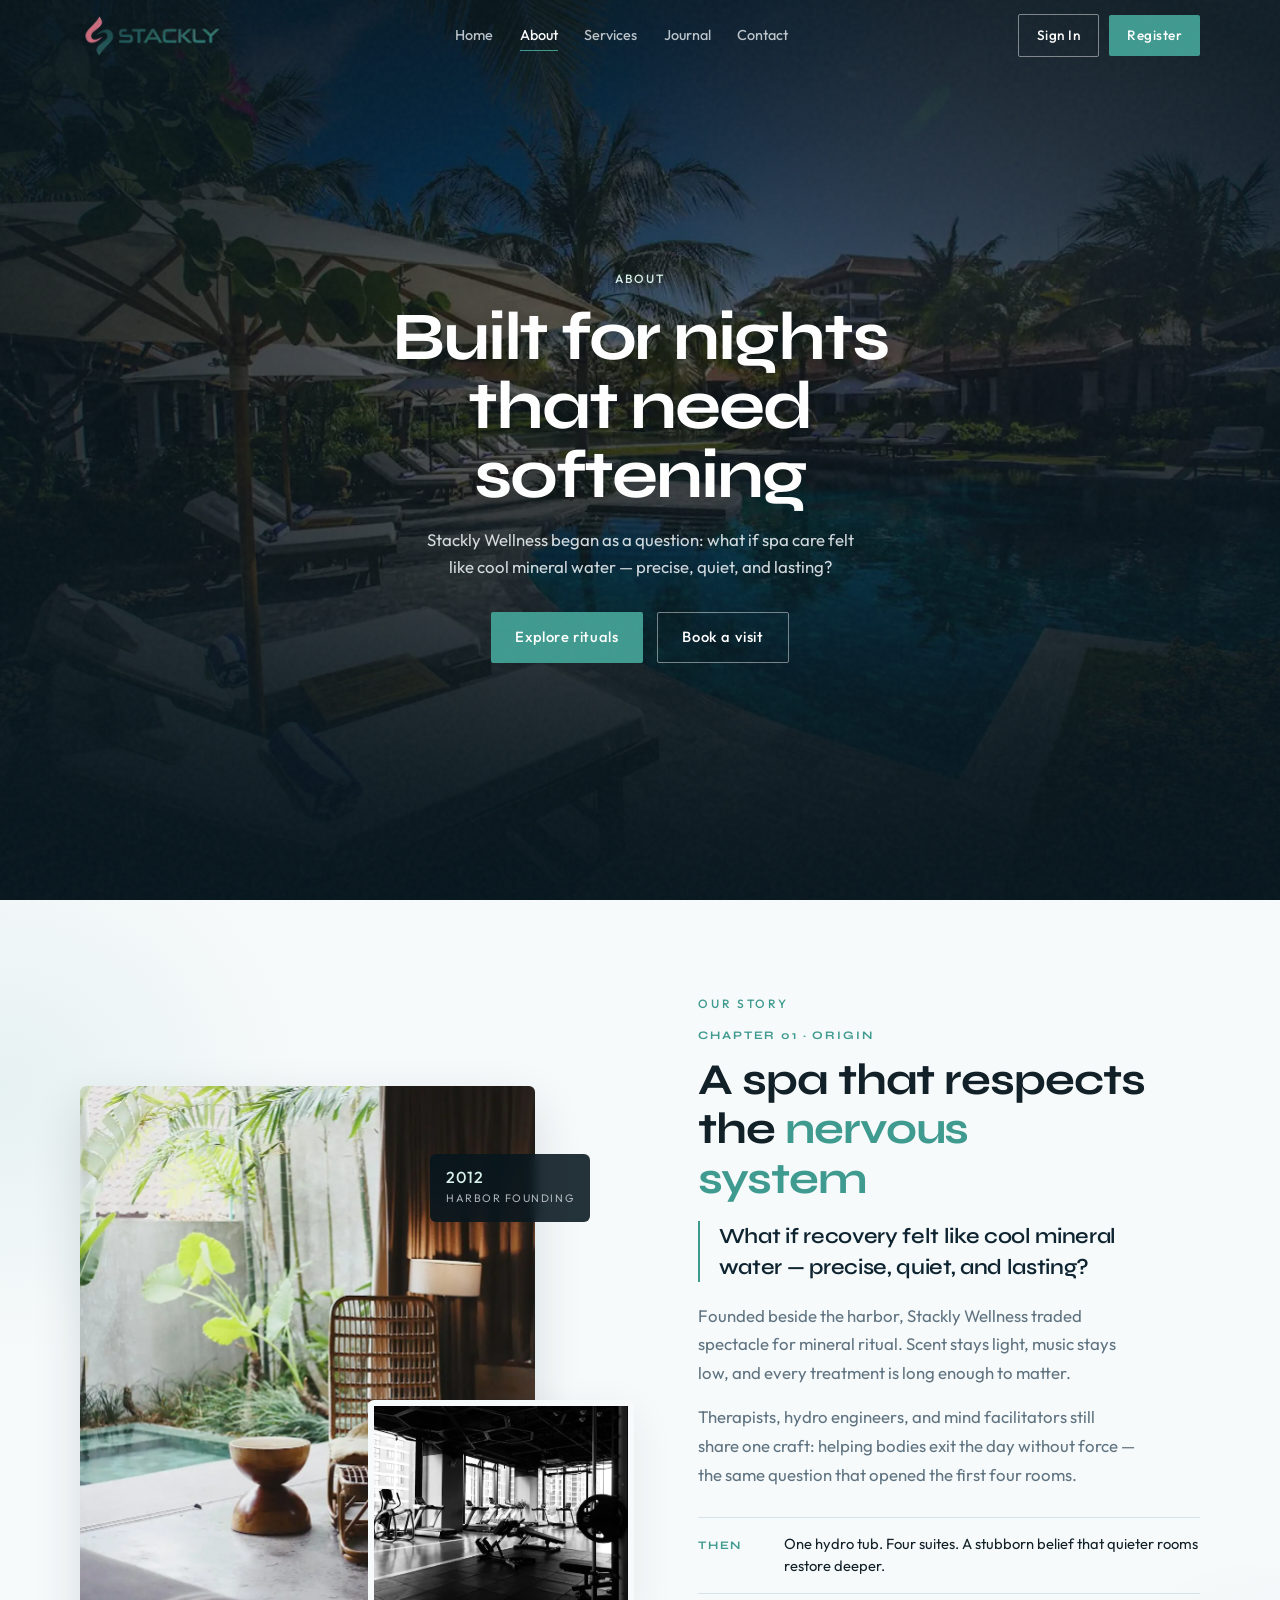
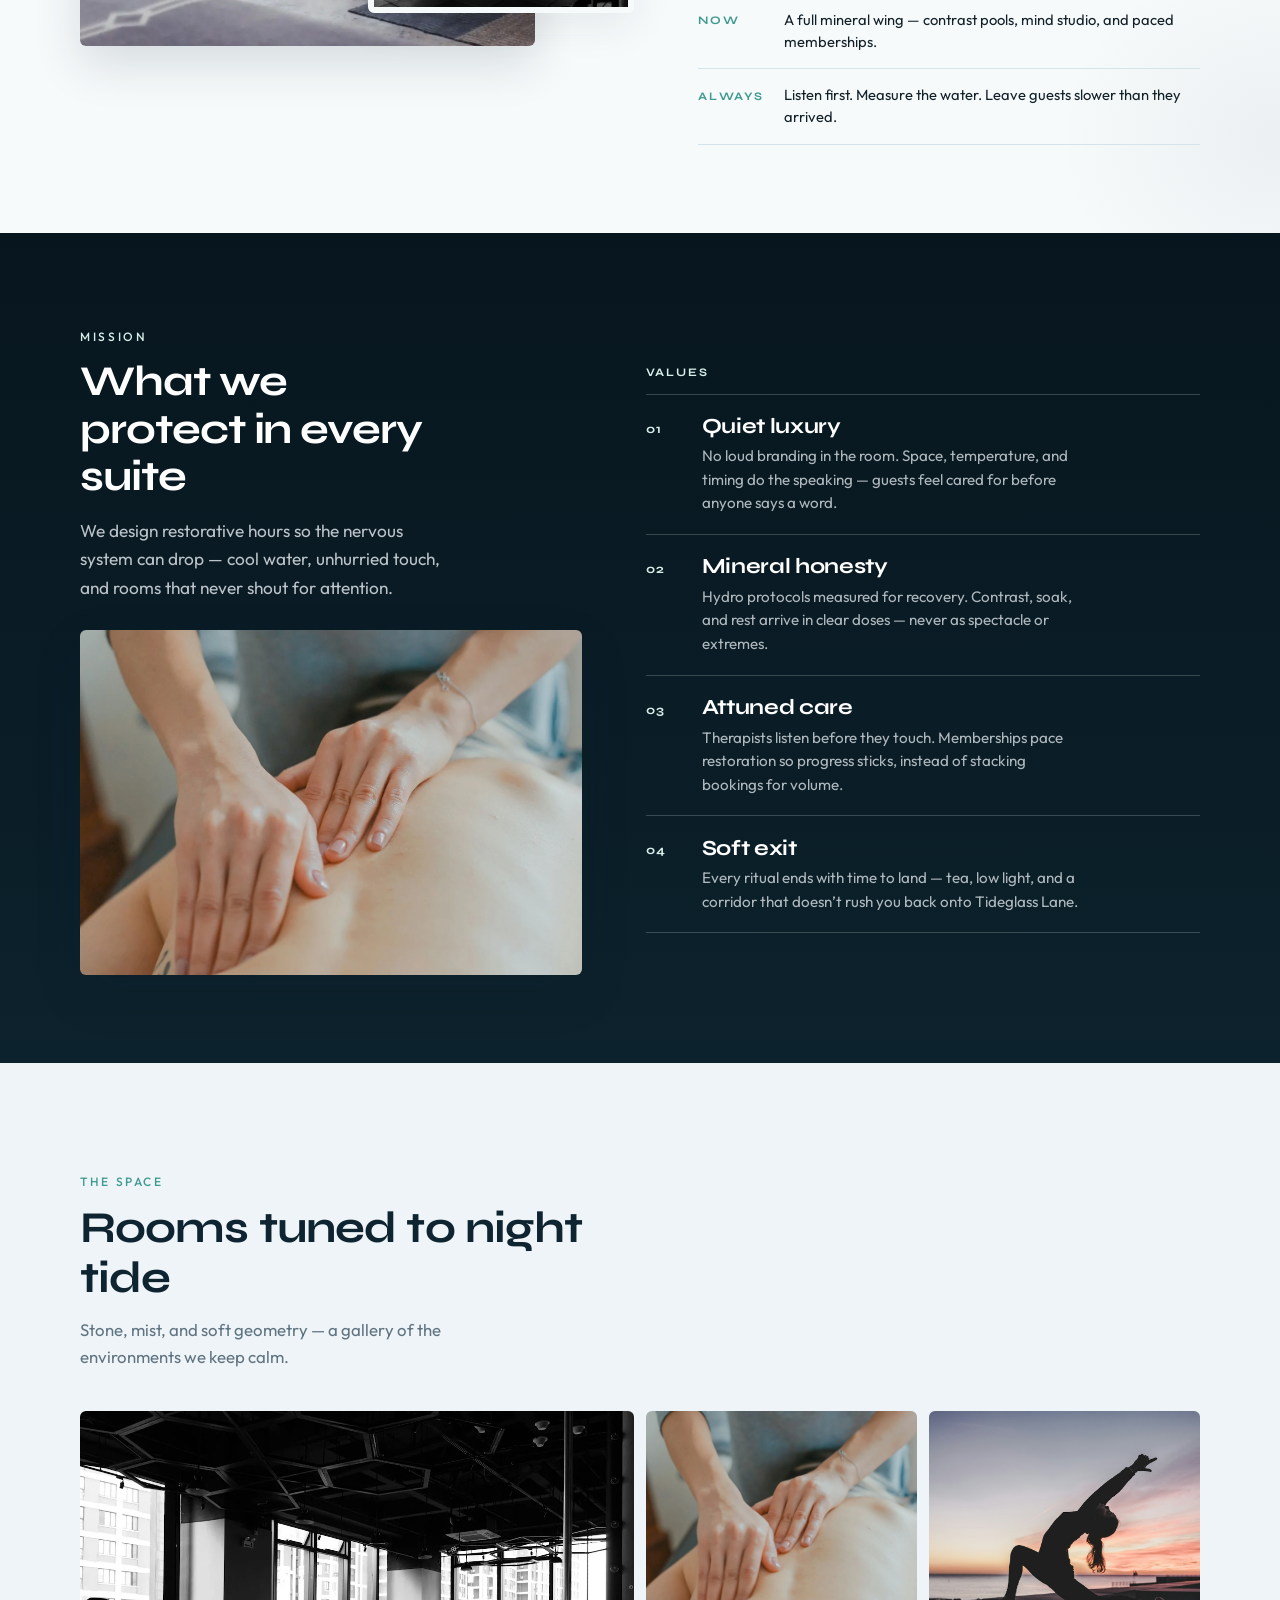
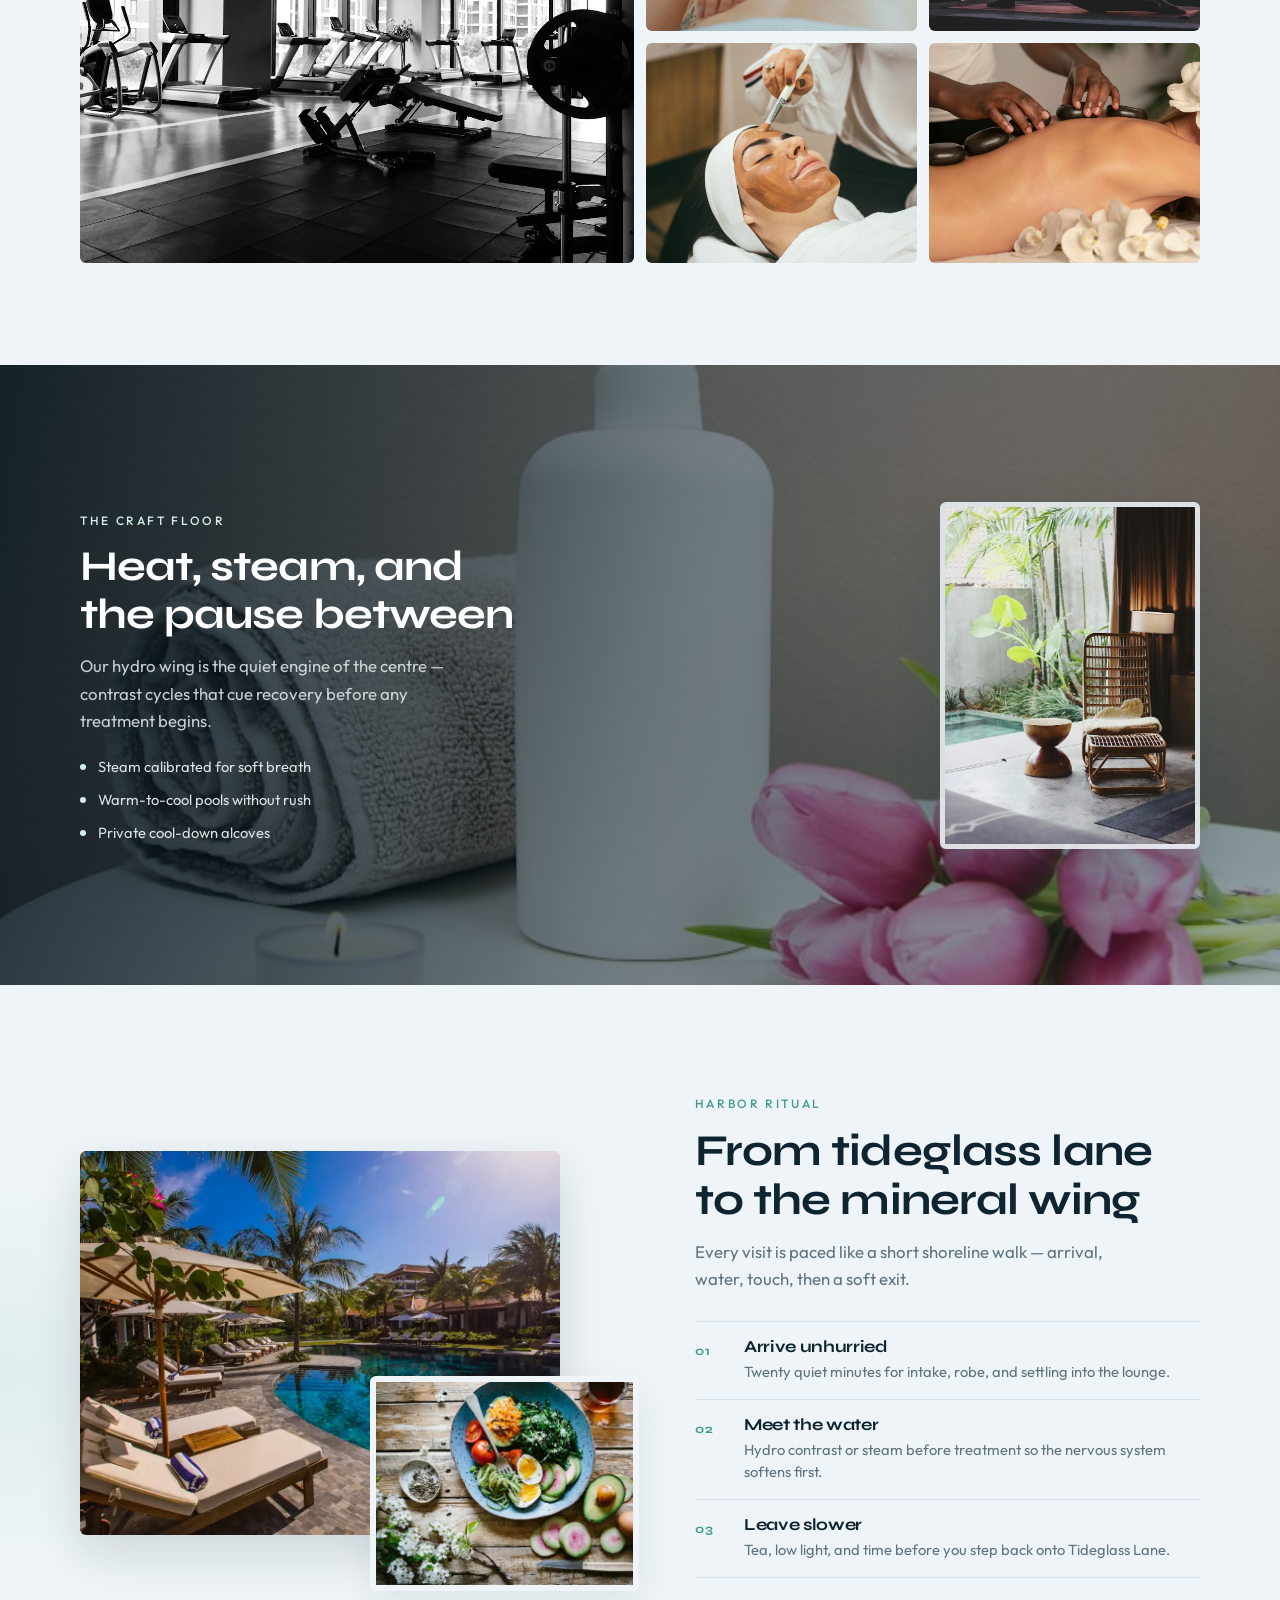
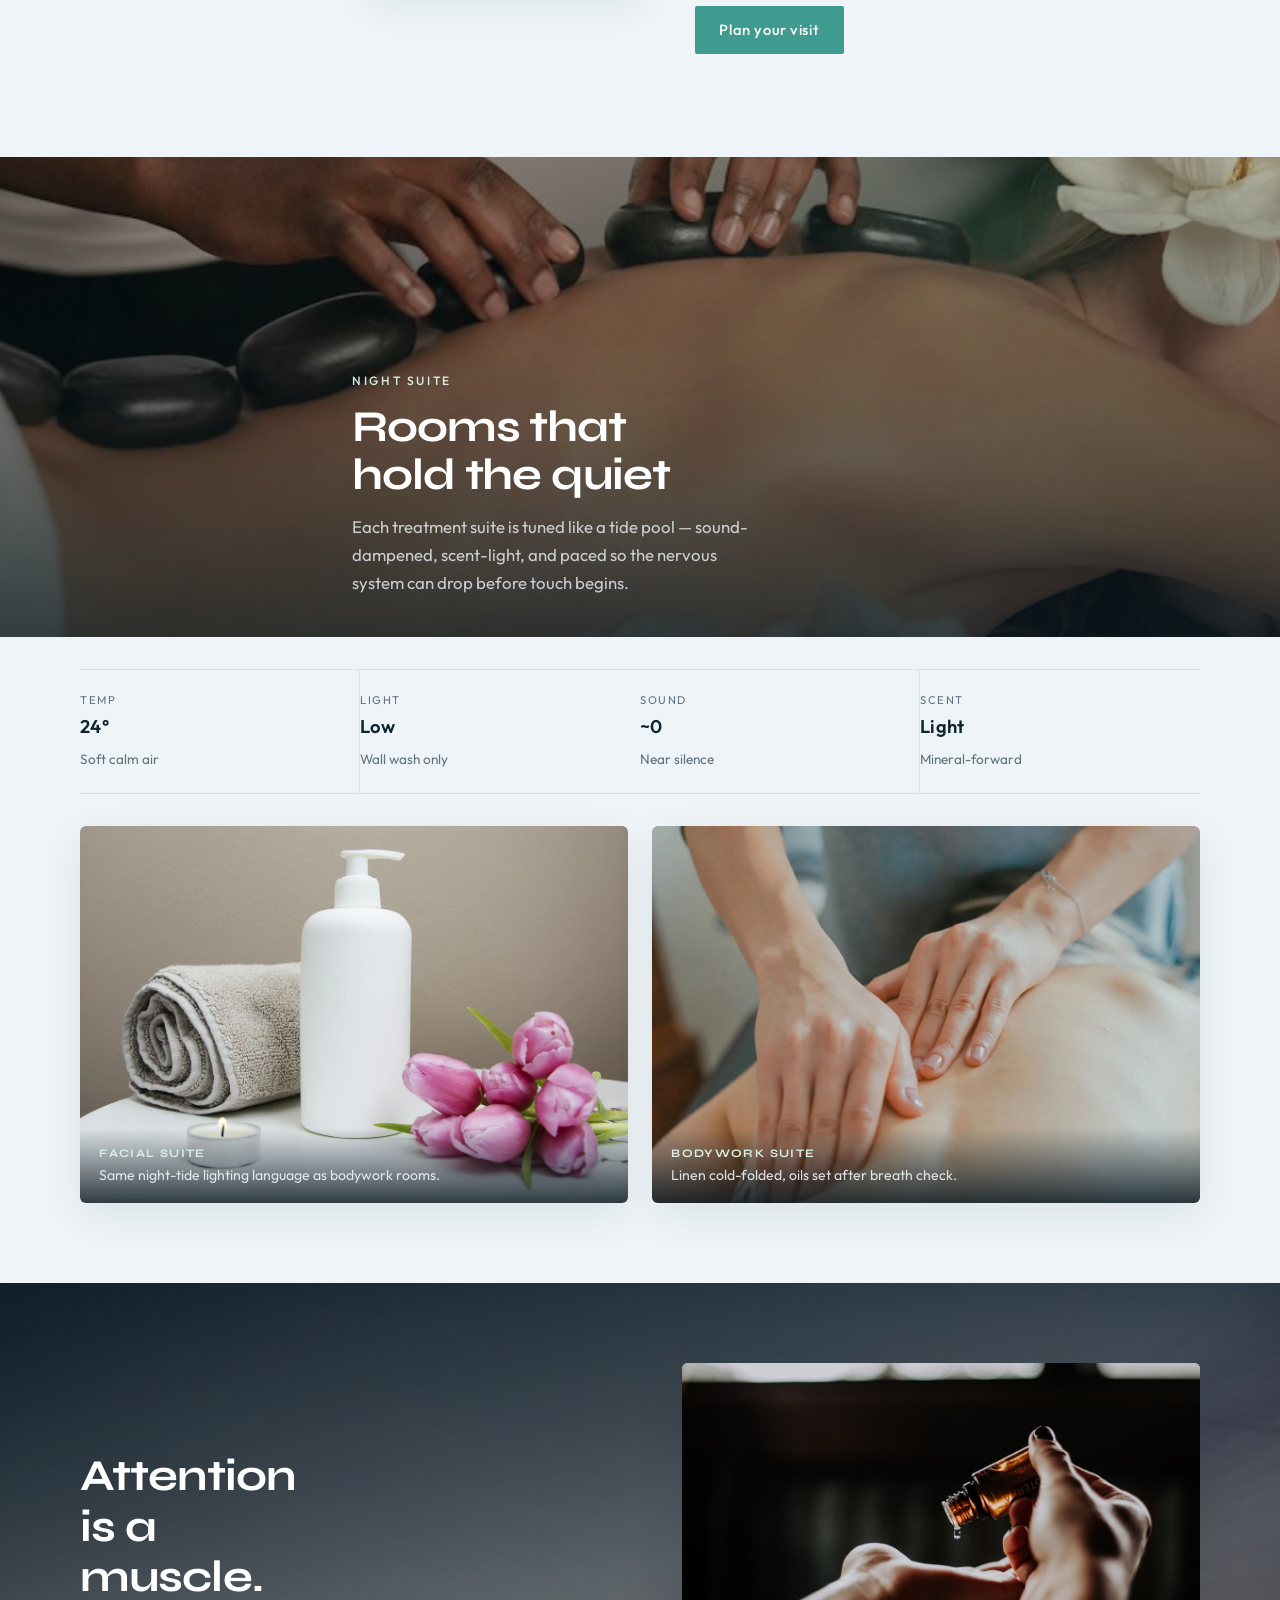
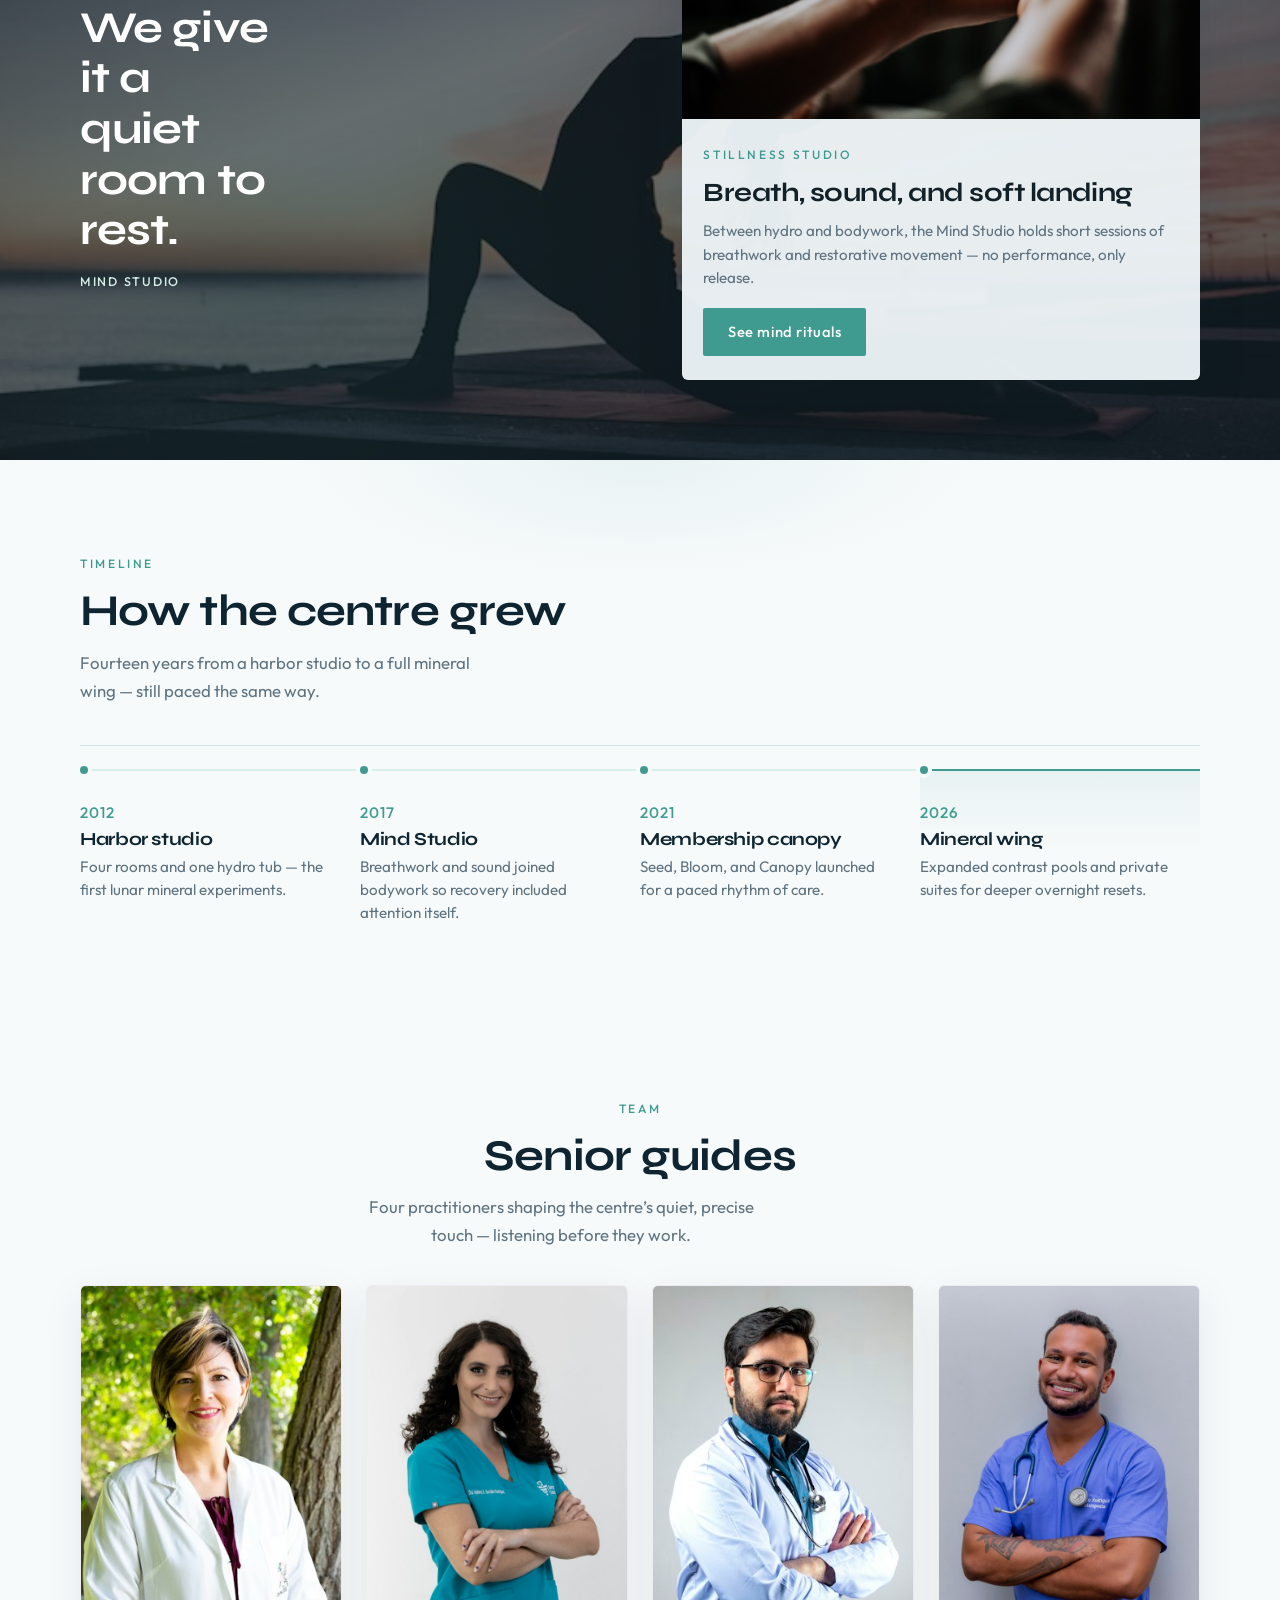
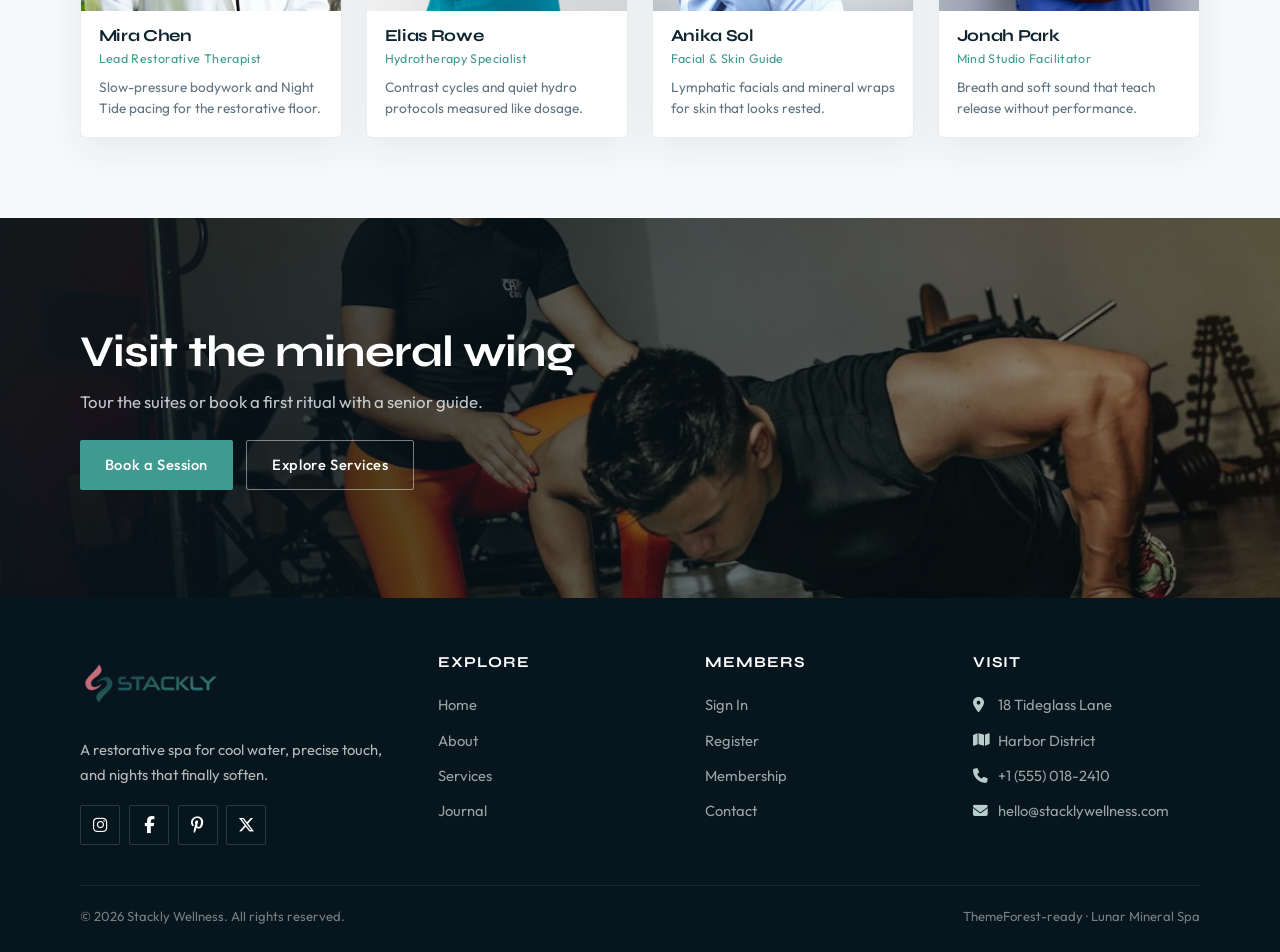
<file: about.html>
<!DOCTYPE html>
<html lang="en">
<head>
  <meta charset="UTF-8">
  <meta name="viewport" content="width=device-width, initial-scale=1.0">
  <title>About Stackly Wellness | Our Story &amp; Mineral Philosophy</title>
  <meta name="description" content="Learn how Stackly Wellness built a lunar mineral spa around cool water, quiet suites, and restorative therapists.">
  <link rel="preconnect" href="https://fonts.googleapis.com">
  <link rel="preconnect" href="https://fonts.gstatic.com" crossorigin>
  <link href="https://fonts.googleapis.com/css2?family=Outfit:wght@300;400;500;600&family=Syne:wght@500;600;700;800&display=swap" rel="stylesheet">
  <link rel="stylesheet" href="https://cdnjs.cloudflare.com/ajax/libs/font-awesome/6.5.2/css/all.min.css">
  <link rel="stylesheet" href="https://unpkg.com/aos@2.3.4/dist/aos.css">
  <link rel="stylesheet" href="css/style.css">
</head>
<body>
  <div class="preloader" id="preloader" role="status" aria-label="Loading Stackly Wellness"><img src="Images/stackly-tide.webp" alt="" class="preloader__logo" width="184" height="48"><div class="preloader__bar" aria-hidden="true"><i></i></div></div>
  <header class="site-header">
    <div class="site-header__inner">
      <a href="index.html" class="brand" aria-label="Stackly Wellness home">
        <img src="Images/stackly-tide.webp" alt="Stackly" class="brand__logo" width="148" height="40">
      </a>
      <nav class="nav" aria-label="Primary">
        <a href="index.html">Home</a>
        <a href="about.html">About</a>
        <a href="services.html">Services</a>
        <a href="blogs.html">Journal</a>
        <a href="contact.html">Contact</a>
      </nav>
      <div class="header-actions">
        <a href="login.html" class="btn btn--outline">Sign In</a>
        <a href="register.html" class="btn btn--primary">Register</a>
        <button class="nav-toggle" type="button" aria-label="Open menu" aria-expanded="false" aria-controls="mobile-nav"><span></span><span></span><span></span></button>
      </div>
    </div>
  </header>
  <nav class="mobile-nav" id="mobile-nav" aria-label="Mobile">
    <a href="index.html">Home</a><a href="about.html">About</a><a href="services.html">Services</a><a href="blogs.html">Journal</a><a href="contact.html">Contact</a><a href="login.html">Sign In</a>
    <a href="register.html" class="btn btn--primary">Register</a>
  </nav>

  <main>
    <section class="page-hero" aria-label="About hero">
      <div class="page-hero__media">
        <img src="Images/wellness/about-wellness.webp" alt="Stackly Wellness lounge with mineral stone walls and soft mist light" width="1600" height="900">
      </div>
      <div class="page-hero__veil" aria-hidden="true"></div>
      <div class="page-hero__content">
        <p class="section-kicker page-hero__kicker">About</p>
        <h1>Built for nights that need softening</h1>
        <p class="page-hero__support">Stackly Wellness began as a question: what if spa care felt like cool mineral water — precise, quiet, and lasting?</p>
        <div class="btn-group page-hero__actions">
          <a href="404.html" class="btn btn--primary">Explore rituals</a>
          <a href="404.html" class="btn btn--ghost">Book a visit</a>
        </div>
      </div>
    </section>

    <!-- Our story — origin chapter -->
    <section class="about-story" aria-label="Our story">
      <div class="container about-story__stage">
        <div class="about-story__visual" data-aos="fade-right">
          <figure class="about-story__plate">
            <img src="Images/wellness/contact-spa.webp" alt="Treatment room prepared with linen and cool mineral tools" width="800" height="1000">
          </figure>
          <figure class="about-story__inset">
            <img src="Images/wellness/wellness-pool.webp" alt="Mineral pool that shaped the first harbor experiments" width="640" height="480">
          </figure>
          <aside class="about-story__seal" aria-hidden="true">
            <strong>2012</strong>
            <span>Harbor founding</span>
          </aside>
        </div>

        <div class="about-story__copy" data-aos="fade-left">
          <p class="section-kicker">Our story</p>
          <p class="about-story__chapter">Chapter 01 · Origin</p>
          <h2 class="about-story__title">A spa that respects the <em>nervous system</em></h2>
          <blockquote class="about-story__pull">
            What if recovery felt like cool mineral water — precise, quiet, and lasting?
          </blockquote>
          <p class="about-story__lead">Founded beside the harbor, Stackly Wellness traded spectacle for mineral ritual. Scent stays light, music stays low, and every treatment is long enough to matter.</p>
          <p class="about-story__body">Therapists, hydro engineers, and mind facilitators still share one craft: helping bodies exit the day without force — the same question that opened the first four rooms.</p>

          <div class="about-story__beats">
            <div>
              <span>Then</span>
              <p>One hydro tub. Four suites. A stubborn belief that quieter rooms restore deeper.</p>
            </div>
            <div>
              <span>Now</span>
              <p>A full mineral wing — contrast pools, mind studio, and paced memberships.</p>
            </div>
            <div>
              <span>Always</span>
              <p>Listen first. Measure the water. Leave guests slower than they arrived.</p>
            </div>
          </div>
        </div>
      </div>
    </section>

    <!-- Mission & values -->
    <section class="about-mission" aria-label="Mission and values">
      <div class="container about-mission__stage">
        <div class="about-mission__manifesto" data-aos="fade-right">
          <p class="section-kicker about-mission__kicker">Mission</p>
          <h2 class="about-mission__title">What we protect in every suite</h2>
          <p class="about-mission__statement">We design restorative hours so the nervous system can drop — cool water, unhurried touch, and rooms that never shout for attention.</p>
          <figure class="about-mission__media">
            <img src="Images/wellness/massage-room.webp" alt="Quiet massage suite with cool stone and soft linen" width="800" height="560">
          </figure>
        </div>

        <div class="about-mission__values" data-aos="fade-left">
          <p class="about-mission__values-label">Values</p>
          <ol class="about-mission__list">
            <li>
              <span class="about-mission__num" aria-hidden="true">01</span>
              <div>
                <h3>Quiet luxury</h3>
                <p>No loud branding in the room. Space, temperature, and timing do the speaking — guests feel cared for before anyone says a word.</p>
              </div>
            </li>
            <li>
              <span class="about-mission__num" aria-hidden="true">02</span>
              <div>
                <h3>Mineral honesty</h3>
                <p>Hydro protocols measured for recovery. Contrast, soak, and rest arrive in clear doses — never as spectacle or extremes.</p>
              </div>
            </li>
            <li>
              <span class="about-mission__num" aria-hidden="true">03</span>
              <div>
                <h3>Attuned care</h3>
                <p>Therapists listen before they touch. Memberships pace restoration so progress sticks, instead of stacking bookings for volume.</p>
              </div>
            </li>
            <li>
              <span class="about-mission__num" aria-hidden="true">04</span>
              <div>
                <h3>Soft exit</h3>
                <p>Every ritual ends with time to land — tea, low light, and a corridor that doesn’t rush you back onto Tideglass Lane.</p>
              </div>
            </li>
          </ol>
        </div>
      </div>
    </section>

    <section class="section">
      <div class="container">
        <div class="section-head" data-aos="fade-up">
          <p class="section-kicker">The space</p>
          <h2 class="section-title">Rooms tuned to night tide</h2>
          <p class="section-lead">Stone, mist, and soft geometry — a gallery of the environments we keep calm.</p>
        </div>
        <div class="gallery" data-aos="fade-up">
          <figure><img src="Images/wellness/wellness-pool.webp" alt="Main mineral pool reflecting cool overhead light" width="1000" height="700"></figure>
          <figure><img src="Images/wellness/massage-room.webp" alt="Massage suite with dark linen and quiet side lighting" width="500" height="500"></figure>
          <figure><img src="Images/wellness/yoga-studio.webp" alt="Movement studio with mats and soft wall wash" width="500" height="500"></figure>
          <figure><img src="Images/wellness/facial.webp" alt="Facial station with mineral bowls and jade tools" width="500" height="500"></figure>
          <figure><img src="Images/wellness/aromatherapy.webp" alt="Aromatherapy shelf with restrained botanical oils" width="500" height="500"></figure>
        </div>
      </div>
    </section>

    <!-- Image: Craft floor -->
    <section class="about-craft" aria-label="The craft floor">
      <div class="about-craft__media">
        <img src="Images/wellness/service-sauna.webp" alt="Cedar hydro room with soft steam and night-tide ambience" width="1600" height="1000">
      </div>
      <div class="about-craft__veil" aria-hidden="true"></div>
      <div class="container about-craft__layout">
        <div class="about-craft__copy" data-aos="fade-up">
          <p class="section-kicker about-craft__kicker">The craft floor</p>
          <h2 class="about-craft__title">Heat, steam, and the pause between</h2>
          <p class="about-craft__text">Our hydro wing is the quiet engine of the centre — contrast cycles that cue recovery before any treatment begins.</p>
          <ul class="about-craft__points">
            <li>Steam calibrated for soft breath</li>
            <li>Warm-to-cool pools without rush</li>
            <li>Private cool-down alcoves</li>
          </ul>
        </div>
        <figure class="about-craft__inset" data-aos="fade-left" data-aos-delay="100">
          <img src="Images/wellness/contact-spa.webp" alt="Quiet spa corridor leading to treatment suites" width="480" height="640">
        </figure>
      </div>
    </section>

    <!-- Image: Harbor ritual -->
    <section class="section about-harbor" aria-label="Harbor ritual">
      <div class="container about-harbor__grid">
        <div class="about-harbor__visual" data-aos="fade-right">
          <figure class="about-harbor__main">
            <img src="Images/wellness/about-wellness.webp" alt="Still mineral pool under soft evening lamps" width="900" height="700">
          </figure>
          <figure class="about-harbor__side">
            <img src="Images/wellness/nutrition.webp" alt="Mineral tea and botanicals for post-treatment recovery" width="640" height="480">
          </figure>
        </div>
        <div class="about-harbor__copy" data-aos="fade-left">
          <p class="section-kicker">Harbor ritual</p>
          <h2 class="section-title">From tideglass lane to the mineral wing</h2>
          <p class="section-lead">Every visit is paced like a short shoreline walk — arrival, water, touch, then a soft exit.</p>
          <ol class="about-harbor__steps">
            <li>
              <span>01</span>
              <div>
                <h3>Arrive unhurried</h3>
                <p>Twenty quiet minutes for intake, robe, and settling into the lounge.</p>
              </div>
            </li>
            <li>
              <span>02</span>
              <div>
                <h3>Meet the water</h3>
                <p>Hydro contrast or steam before treatment so the nervous system softens first.</p>
              </div>
            </li>
            <li>
              <span>03</span>
              <div>
                <h3>Leave slower</h3>
                <p>Tea, low light, and time before you step back onto Tideglass Lane.</p>
              </div>
            </li>
          </ol>
          <a href="404.html" class="btn btn--primary">Plan your visit</a>
        </div>
      </div>
    </section>

    <!-- Night suite -->
    <section class="about-suite" aria-label="Night suite">
      <div class="about-suite__band">
        <div class="about-suite__bg">
          <img src="Images/wellness/service-massage.webp" alt="" width="1600" height="1000">
        </div>
        <div class="about-suite__shade" aria-hidden="true"></div>
        <div class="container about-suite__intro" data-aos="fade-up">
          <p class="section-kicker about-suite__kicker">Night suite</p>
          <h2 class="about-suite__title">Rooms that hold the quiet</h2>
          <p class="about-suite__text">Each treatment suite is tuned like a tide pool — sound-dampened, scent-light, and paced so the nervous system can drop before touch begins.</p>
        </div>
      </div>
      <div class="container about-suite__panel">
        <div class="about-suite__dials" data-aos="fade-up">
          <div class="suite-dial">
            <span class="suite-dial__label">Temp</span>
            <strong>24°</strong>
            <em>Soft calm air</em>
          </div>
          <div class="suite-dial">
            <span class="suite-dial__label">Light</span>
            <strong>Low</strong>
            <em>Wall wash only</em>
          </div>
          <div class="suite-dial">
            <span class="suite-dial__label">Sound</span>
            <strong>~0</strong>
            <em>Near silence</em>
          </div>
          <div class="suite-dial">
            <span class="suite-dial__label">Scent</span>
            <strong>Light</strong>
            <em>Mineral-forward</em>
          </div>
        </div>
        <div class="about-suite__rooms" data-aos="fade-up" data-aos-delay="80">
          <figure>
            <img src="Images/wellness/ritual-2.webp" alt="Facial suite tools arranged for a mineral ritual" width="720" height="480">
            <figcaption>
              <span>Facial suite</span>
              Same night-tide lighting language as bodywork rooms.
            </figcaption>
          </figure>
          <figure>
            <img src="Images/wellness/massage-room.webp" alt="Bodywork suite with cool linen and soft side light" width="720" height="480">
            <figcaption>
              <span>Bodywork suite</span>
              Linen cold-folded, oils set after breath check.
            </figcaption>
          </figure>
        </div>
      </div>
    </section>

    <!-- Image: Stillness studio -->
    <section class="about-still" aria-label="Stillness studio">
      <div class="about-still__media">
        <img src="Images/wellness/service-mind.webp" alt="Mind studio with soft mats and cool ambient light" width="1600" height="1000">
      </div>
      <div class="about-still__veil" aria-hidden="true"></div>
      <div class="container about-still__layout">
        <blockquote class="about-still__quote" data-aos="fade-up">
          <p>Attention is a muscle. We give it a quiet room to rest.</p>
          <cite>Mind Studio</cite>
        </blockquote>
        <div class="about-still__panel" data-aos="fade-left" data-aos-delay="100">
          <figure class="about-still__frame">
            <img src="Images/wellness/ritual-3.webp" alt="Restorative movement mats aligned in soft studio light" width="720" height="900">
          </figure>
          <div class="about-still__copy">
            <p class="section-kicker about-still__kicker">Stillness studio</p>
            <h2 class="about-still__title">Breath, sound, and soft landing</h2>
            <p>Between hydro and bodywork, the Mind Studio holds short sessions of breathwork and restorative movement — no performance, only release.</p>
            <a href="404.html" class="btn btn--primary">See mind rituals</a>
          </div>
        </div>
      </div>
    </section>

    <!-- Timeline -->
    <section class="about-years" aria-label="Timeline">
      <div class="container">
        <div class="about-years__head" data-aos="fade-up">
          <p class="section-kicker">Timeline</p>
          <h2 class="section-title">How the centre grew</h2>
          <p class="section-lead">Fourteen years from a harbor studio to a full mineral wing — still paced the same way.</p>
        </div>
        <div class="about-years__track" data-aos="fade-up">
          <article class="year-mark">
            <time datetime="2012">2012</time>
            <h3>Harbor studio</h3>
            <p>Four rooms and one hydro tub — the first lunar mineral experiments.</p>
          </article>
          <article class="year-mark">
            <time datetime="2017">2017</time>
            <h3>Mind Studio</h3>
            <p>Breathwork and sound joined bodywork so recovery included attention itself.</p>
          </article>
          <article class="year-mark">
            <time datetime="2021">2021</time>
            <h3>Membership canopy</h3>
            <p>Seed, Bloom, and Canopy launched for a paced rhythm of care.</p>
          </article>
          <article class="year-mark year-mark--now">
            <time datetime="2026">2026</time>
            <h3>Mineral wing</h3>
            <p>Expanded contrast pools and private suites for deeper overnight resets.</p>
          </article>
        </div>
      </div>
    </section>

    <!-- Team -->
    <section class="about-team" aria-label="Senior guides">
      <div class="container">
        <div class="about-team__head" data-aos="fade-up">
          <p class="section-kicker">Team</p>
          <h2 class="section-title">Senior guides</h2>
          <p class="section-lead">Four practitioners shaping the centre’s quiet, precise touch — listening before they work.</p>
        </div>

        <div class="about-team__grid">
          <article class="team-person" data-aos="fade-up">
            <figure class="team-person__media">
              <img src="Images/wellness/therapist-1.webp" alt="Mira Chen" width="400" height="500">
            </figure>
            <div class="team-person__body">
              <h3>Mira Chen</h3>
              <p class="team-person__role">Lead Restorative Therapist</p>
              <p class="team-person__bio">Slow-pressure bodywork and Night Tide pacing for the restorative floor.</p>
            </div>
          </article>
          <article class="team-person" data-aos="fade-up" data-aos-delay="60">
            <figure class="team-person__media">
              <img src="Images/wellness/therapist-2.webp" alt="Elias Rowe" width="400" height="500">
            </figure>
            <div class="team-person__body">
              <h3>Elias Rowe</h3>
              <p class="team-person__role">Hydrotherapy Specialist</p>
              <p class="team-person__bio">Contrast cycles and quiet hydro protocols measured like dosage.</p>
            </div>
          </article>
          <article class="team-person" data-aos="fade-up" data-aos-delay="120">
            <figure class="team-person__media">
              <img src="Images/wellness/therapist-3.webp" alt="Anika Sol" width="400" height="500">
            </figure>
            <div class="team-person__body">
              <h3>Anika Sol</h3>
              <p class="team-person__role">Facial &amp; Skin Guide</p>
              <p class="team-person__bio">Lymphatic facials and mineral wraps for skin that looks rested.</p>
            </div>
          </article>
          <article class="team-person" data-aos="fade-up" data-aos-delay="180">
            <figure class="team-person__media">
              <img src="Images/wellness/therapist-4.webp" alt="Jonah Park" width="400" height="500">
            </figure>
            <div class="team-person__body">
              <h3>Jonah Park</h3>
              <p class="team-person__role">Mind Studio Facilitator</p>
              <p class="team-person__bio">Breath and soft sound that teach release without performance.</p>
            </div>
          </article>
        </div>
      </div>
    </section>

    <section class="cta-band">
      <div class="cta-band__media"><img src="Images/wellness/membership.webp" alt="Membership lounge overlooking the mineral wing" width="1600" height="900"></div>
      <div class="cta-band__veil" aria-hidden="true"></div>
      <div class="cta-band__content" data-aos="fade-up">
        <h2>Visit the mineral wing</h2>
        <p>Tour the suites or book a first ritual with a senior guide.</p>
        <div class="btn-group">
          <a href="404.html" class="btn btn--primary">Book a Session</a>
          <a href="404.html" class="btn btn--ghost">Explore Services</a>
        </div>
      </div>
    </section>
  </main>

  <footer class="site-footer">
    <div class="container footer-grid">
      <div class="footer-about">
        <a href="index.html" class="brand"><img src="Images/stackly-tide.webp" alt="Stackly" class="brand__logo" width="148" height="40"></a>
        <p>A restorative spa for cool water, precise touch, and nights that finally soften.</p>
        <div class="footer-social">
          <a href="404.html" aria-label="Instagram"><i class="fa-brands fa-instagram"></i></a>
          <a href="404.html" aria-label="Facebook"><i class="fa-brands fa-facebook-f"></i></a>
          <a href="404.html" aria-label="Pinterest"><i class="fa-brands fa-pinterest-p"></i></a>
          <a href="404.html" aria-label="Twitter"><i class="fa-brands fa-x-twitter"></i></a>
        </div>
      </div>
      <div class="footer-col"><h4>Explore</h4><a href="index.html">Home</a><a href="about.html">About</a><a href="services.html">Services</a><a href="blogs.html">Journal</a></div>
      <div class="footer-col"><h4>Members</h4><a href="login.html">Sign In</a><a href="register.html">Register</a><a href="404.html">Membership</a><a href="contact.html">Contact</a></div>
      <div class="footer-col footer-col--visit"><h4>Visit</h4><a href="404.html"><i class="fa-solid fa-location-dot" aria-hidden="true"></i> 18 Tideglass Lane</a><a href="404.html"><i class="fa-solid fa-map" aria-hidden="true"></i> Harbor District</a><a href="404.html"><i class="fa-solid fa-phone" aria-hidden="true"></i> +1 (555) 018-2410</a><a href="404.html"><i class="fa-solid fa-envelope" aria-hidden="true"></i> hello@stacklywellness.com</a></div>
    </div>
    <div class="container footer-bottom"><span>&copy; 2026 Stackly Wellness. All rights reserved.</span><span>ThemeForest-ready · Lunar Mineral Spa</span></div>
  </footer>

  <script src="https://unpkg.com/aos@2.3.4/dist/aos.js"></script>
  <script src="js/preloader.js"></script>
  <script src="js/main.js"></script>
</body>
</html>
</file>
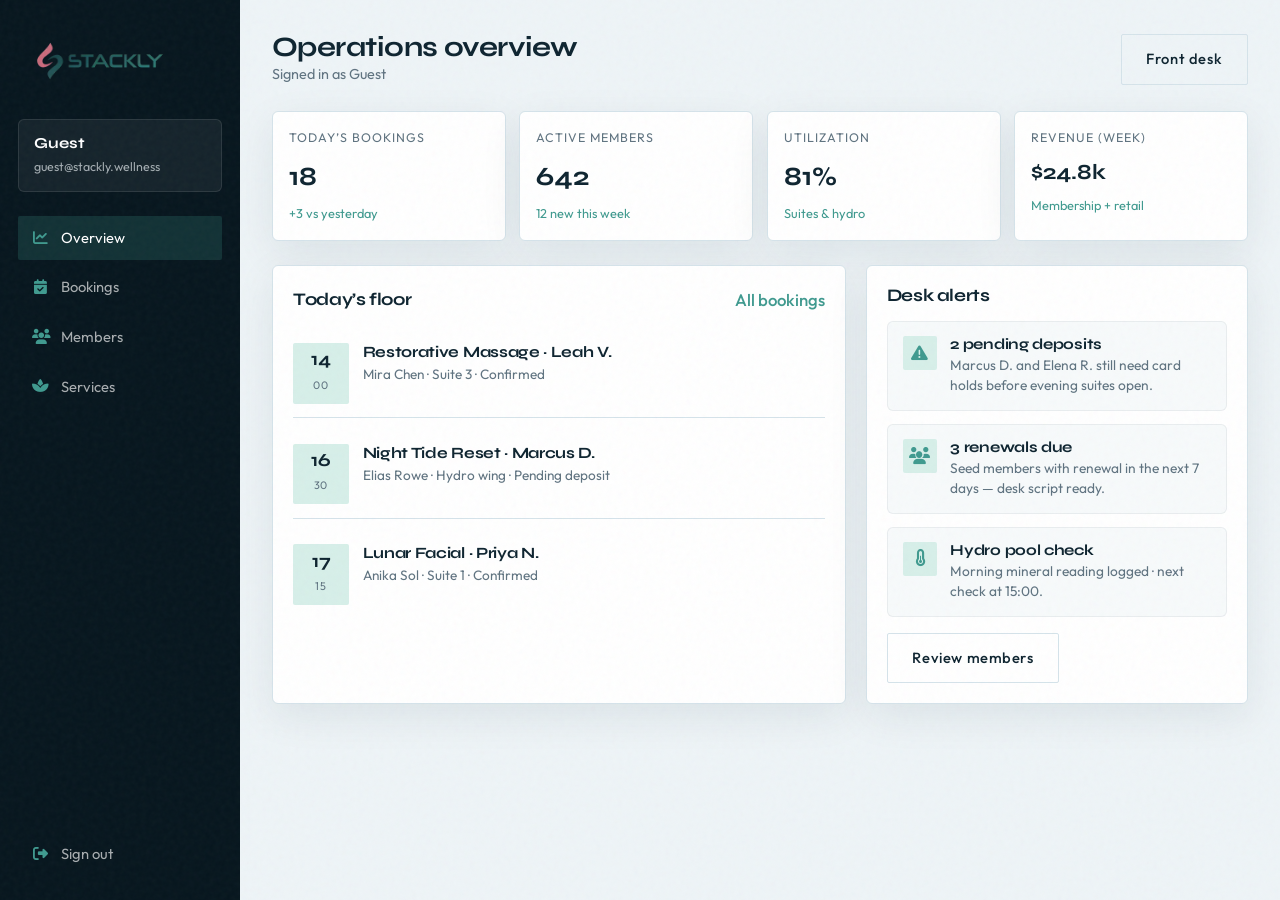
<file: admin.html>
<!DOCTYPE html>
<html lang="en">
<head>
  <meta charset="UTF-8">
  <meta name="viewport" content="width=device-width, initial-scale=1.0">
  <title>Admin Dashboard | Stackly Wellness</title>
  <meta name="description" content="Stackly Wellness admin overview — bookings, members, KPIs, and service management stubs.">
  <meta name="robots" content="noindex">
  <link rel="preconnect" href="https://fonts.googleapis.com">
  <link rel="preconnect" href="https://fonts.gstatic.com" crossorigin>
  <link href="https://fonts.googleapis.com/css2?family=Outfit:wght@300;400;500;600&family=Syne:wght@500;600;700;800&display=swap" rel="stylesheet">
  <link rel="stylesheet" href="https://cdnjs.cloudflare.com/ajax/libs/font-awesome/6.5.2/css/all.min.css">
  <link rel="stylesheet" href="css/style.css">
</head>
<body class="dash-body">
  <div class="preloader" id="preloader" role="status" aria-label="Loading Stackly Wellness"><img src="Images/stackly-tide.webp" alt="" class="preloader__logo" width="184" height="48"><div class="preloader__bar" aria-hidden="true"><i></i></div></div>
  <div class="dash-drawer" id="dash-drawer">
    <div class="dash-drawer__panel">
      <a href="index.html" class="brand brand--dash"><img src="Images/stackly-tide.webp" alt="Stackly" class="brand__logo" width="148" height="40"></a>
      <div class="dash-user">
        <strong data-user-name>Admin</strong>
        <span data-user-email>guest@stackly.wellness</span>
      </div>
      <a href="#overview" data-dash-nav class="is-active"><i class="fa-solid fa-chart-line"></i> Overview</a>
      <a href="#bookings" data-dash-nav><i class="fa-solid fa-calendar-check"></i> Bookings</a>
      <a href="#members" data-dash-nav><i class="fa-solid fa-users"></i> Members</a>
      <a href="#services" data-dash-nav><i class="fa-solid fa-spa"></i> Services</a>
      <a href="#" data-logout><i class="fa-solid fa-right-from-bracket"></i> Sign out</a>
      <button type="button" class="btn btn--ghost" data-dash-close style="margin-top:1rem;border-color:rgba(255,255,255,0.2)">Close</button>
    </div>
  </div>

  <div class="dash-shell">
    <aside class="dash-sidebar" aria-label="Admin navigation">
      <a href="index.html" class="brand brand--dash"><img src="Images/stackly-tide.webp" alt="Stackly" class="brand__logo" width="148" height="40"></a>
      <div class="dash-user">
        <strong data-user-name>Admin</strong>
        <span data-user-email>guest@stackly.wellness</span>
      </div>
      <a href="#overview" data-dash-nav class="is-active"><i class="fa-solid fa-chart-line"></i> Overview</a>
      <a href="#bookings" data-dash-nav><i class="fa-solid fa-calendar-check"></i> Bookings</a>
      <a href="#members" data-dash-nav><i class="fa-solid fa-users"></i> Members</a>
      <a href="#services" data-dash-nav><i class="fa-solid fa-spa"></i> Services</a>
      <a href="#" data-logout style="margin-top:auto"><i class="fa-solid fa-right-from-bracket"></i> Sign out</a>
    </aside>

    <div class="dash-main">
      <div class="dash-topbar">
        <div style="display:flex;align-items:center;gap:0.75rem">
          <button type="button" class="dash-menu-btn" data-dash-open aria-label="Open menu"><i class="fa-solid fa-bars"></i></button>
          <div>
            <h1>Operations overview</h1>
            <p>Signed in as <span data-user-name>Admin</span></p>
          </div>
        </div>
        <a href="404.html" class="btn btn--outline" data-dash-nav>Front desk</a>
      </div>

      <!-- Overview -->
      <div class="dash-view is-active" data-dash-view="overview">
        <div class="dash-kpis">
          <div class="kpi-card">
            <div class="kpi-card__label">Today’s bookings</div>
            <div class="kpi-card__value">18</div>
            <div class="kpi-card__hint">+3 vs yesterday</div>
          </div>
          <div class="kpi-card">
            <div class="kpi-card__label">Active members</div>
            <div class="kpi-card__value">642</div>
            <div class="kpi-card__hint">12 new this week</div>
          </div>
          <div class="kpi-card">
            <div class="kpi-card__label">Utilization</div>
            <div class="kpi-card__value">81%</div>
            <div class="kpi-card__hint">Suites &amp; hydro</div>
          </div>
          <div class="kpi-card">
            <div class="kpi-card__label">Revenue (week)</div>
            <div class="kpi-card__value" style="font-size:1.35rem">$24.8k</div>
            <div class="kpi-card__hint">Membership + retail</div>
          </div>
        </div>

        <div class="dash-grid dash-grid--2">
          <section class="dash-panel">
            <div class="dash-panel__head">
              <h2>Today’s floor</h2>
              <a href="404.html" data-dash-nav class="link-draw">All bookings</a>
            </div>
            <div class="session-list">
              <div class="session-item">
                <div class="session-item__date"><strong>14</strong><span>00</span></div>
                <div>
                  <h3>Restorative Massage · Leah V.</h3>
                  <p>Mira Chen · Suite 3 · Confirmed</p>
                </div>
              </div>
              <div class="session-item">
                <div class="session-item__date"><strong>16</strong><span>30</span></div>
                <div>
                  <h3>Night Tide Reset · Marcus D.</h3>
                  <p>Elias Rowe · Hydro wing · Pending deposit</p>
                </div>
              </div>
              <div class="session-item">
                <div class="session-item__date"><strong>17</strong><span>15</span></div>
                <div>
                  <h3>Lunar Facial · Priya N.</h3>
                  <p>Anika Sol · Suite 1 · Confirmed</p>
                </div>
              </div>
            </div>
          </section>

          <section class="dash-panel">
            <div class="dash-panel__head"><h2>Desk alerts</h2></div>
            <div class="dash-tips">
              <article class="dash-tip">
                <i class="fa-solid fa-triangle-exclamation" aria-hidden="true"></i>
                <div>
                  <h3>2 pending deposits</h3>
                  <p>Marcus D. and Elena R. still need card holds before evening suites open.</p>
                </div>
              </article>
              <article class="dash-tip">
                <i class="fa-solid fa-users" aria-hidden="true"></i>
                <div>
                  <h3>3 renewals due</h3>
                  <p>Seed members with renewal in the next 7 days — desk script ready.</p>
                </div>
              </article>
              <article class="dash-tip">
                <i class="fa-solid fa-temperature-half" aria-hidden="true"></i>
                <div>
                  <h3>Hydro pool check</h3>
                  <p>Morning mineral reading logged · next check at 15:00.</p>
                </div>
              </article>
            </div>
            <div class="dash-inline-actions" style="margin-top:1rem">
              <a href="404.html" class="btn btn--outline" data-dash-nav>Review members</a>
              <a href="404.html" class="btn btn--ghost" data-dash-nav>Services</a>
            </div>
          </section>
        </div>
      </div>

      <!-- Bookings -->
      <div class="dash-view" data-dash-view="bookings" hidden>
        <div class="dash-kpis">
          <div class="kpi-card">
            <div class="kpi-card__label">Confirmed</div>
            <div class="kpi-card__value">11</div>
            <div class="kpi-card__hint">Today</div>
          </div>
          <div class="kpi-card">
            <div class="kpi-card__label">Pending</div>
            <div class="kpi-card__value">4</div>
            <div class="kpi-card__hint">Need deposit</div>
          </div>
          <div class="kpi-card">
            <div class="kpi-card__label">Completed</div>
            <div class="kpi-card__value">3</div>
            <div class="kpi-card__hint">This morning</div>
          </div>
          <div class="kpi-card">
            <div class="kpi-card__label">Waitlist</div>
            <div class="kpi-card__value">6</div>
            <div class="kpi-card__hint">Night tide</div>
          </div>
        </div>

        <section class="dash-panel">
          <div class="dash-panel__head">
            <h2>Recent bookings</h2>
            <span class="badge badge--info">Live demo</span>
          </div>
          <p class="dash-lead">Tap a status badge to cycle Confirmed → Pending → Completed.</p>
          <div class="table-wrap">
            <table class="data-table stack-mobile">
              <thead>
                <tr>
                  <th>Guest</th>
                  <th>Service</th>
                  <th>When</th>
                  <th>Therapist</th>
                  <th>Status</th>
                </tr>
              </thead>
              <tbody>
                <tr>
                  <td data-label="Guest">Leah V.</td>
                  <td data-label="Service">Restorative Massage</td>
                  <td data-label="When">Today · 14:00</td>
                  <td data-label="Therapist">Mira Chen</td>
                  <td data-label="Status"><button type="button" class="badge badge--ok" data-status-cycle>Confirmed</button></td>
                </tr>
                <tr>
                  <td data-label="Guest">Marcus D.</td>
                  <td data-label="Service">Night Tide Reset</td>
                  <td data-label="When">Today · 16:30</td>
                  <td data-label="Therapist">Elias Rowe</td>
                  <td data-label="Status"><button type="button" class="badge badge--warn" data-status-cycle>Pending</button></td>
                </tr>
                <tr>
                  <td data-label="Guest">Priya N.</td>
                  <td data-label="Service">Lunar Facial</td>
                  <td data-label="When">Today · 17:15</td>
                  <td data-label="Therapist">Anika Sol</td>
                  <td data-label="Status"><button type="button" class="badge badge--ok" data-status-cycle>Confirmed</button></td>
                </tr>
                <tr>
                  <td data-label="Guest">Jonah A.</td>
                  <td data-label="Service">Mind Studio</td>
                  <td data-label="When">Tomorrow · 07:15</td>
                  <td data-label="Therapist">Jonah Park</td>
                  <td data-label="Status"><button type="button" class="badge badge--info" data-status-cycle>Completed</button></td>
                </tr>
                <tr>
                  <td data-label="Guest">Elena R.</td>
                  <td data-label="Service">Salt Mineral Wrap</td>
                  <td data-label="When">Tomorrow · 11:00</td>
                  <td data-label="Therapist">Mira Chen</td>
                  <td data-label="Status"><button type="button" class="badge badge--warn" data-status-cycle>Pending</button></td>
                </tr>
                <tr>
                  <td data-label="Guest">Sam K.</td>
                  <td data-label="Service">Contrast Hydro</td>
                  <td data-label="When">Tomorrow · 15:00</td>
                  <td data-label="Therapist">Elias Rowe</td>
                  <td data-label="Status"><button type="button" class="badge badge--ok" data-status-cycle>Confirmed</button></td>
                </tr>
              </tbody>
            </table>
          </div>
        </section>

        <div class="dash-grid dash-grid--2" style="margin-top:1.25rem">
          <section class="dash-panel">
            <div class="dash-panel__head"><h2>Waitlist</h2></div>
            <div class="visit-list">
              <div class="visit-item">
                <div>
                  <h3>Friday Night Tide</h3>
                  <p>4 guests · prefer after 19:00</p>
                </div>
                <button type="button" class="btn btn--outline btn--tiny">Notify</button>
              </div>
              <div class="visit-item">
                <div>
                  <h3>Sunday quieter book</h3>
                  <p>2 guests · facial + lounge</p>
                </div>
                <button type="button" class="btn btn--outline btn--tiny">Notify</button>
              </div>
            </div>
          </section>
          <section class="dash-panel">
            <div class="dash-panel__head"><h2>Desk notes</h2></div>
            <div class="dash-tips">
              <article class="dash-tip">
                <i class="fa-solid fa-door-open" aria-hidden="true"></i>
                <div>
                  <h3>Suite 2 turnaround</h3>
                  <p>Allow 25 minutes after deep bodywork before next guest.</p>
                </div>
              </article>
              <article class="dash-tip">
                <i class="fa-solid fa-car" aria-hidden="true"></i>
                <div>
                  <h3>Valet from 17:00</h3>
                  <p>Confirm valet for any booking after 16:45 on Tideglass Lane.</p>
                </div>
              </article>
            </div>
          </section>
        </div>
      </div>

      <!-- Members -->
      <div class="dash-view" data-dash-view="members" hidden>
        <div class="dash-kpis">
          <div class="kpi-card">
            <div class="kpi-card__label">Seed</div>
            <div class="kpi-card__value">186</div>
            <div class="kpi-card__hint">$89 / mo</div>
          </div>
          <div class="kpi-card">
            <div class="kpi-card__label">Bloom</div>
            <div class="kpi-card__value">312</div>
            <div class="kpi-card__hint">$169 / mo</div>
          </div>
          <div class="kpi-card">
            <div class="kpi-card__label">Canopy</div>
            <div class="kpi-card__value">144</div>
            <div class="kpi-card__hint">$289 / mo</div>
          </div>
          <div class="kpi-card">
            <div class="kpi-card__label">At risk</div>
            <div class="kpi-card__value">9</div>
            <div class="kpi-card__hint">Renewal due</div>
          </div>
        </div>

        <section class="dash-panel">
          <div class="dash-panel__head">
            <h2>Members</h2>
            <a href="404.html" class="link-draw">Export</a>
          </div>
          <p class="dash-lead">Demo roster — filter and messaging stubs for the front desk.</p>
          <div class="table-wrap">
            <table class="data-table stack-mobile">
              <thead>
                <tr>
                  <th>Name</th>
                  <th>Plan</th>
                  <th>Visits</th>
                  <th>Status</th>
                </tr>
              </thead>
              <tbody>
                <tr>
                  <td data-label="Name">Leah Voss</td>
                  <td data-label="Plan">Bloom</td>
                  <td data-label="Visits">11 YTD</td>
                  <td data-label="Status"><span class="badge badge--ok">Active</span></td>
                </tr>
                <tr>
                  <td data-label="Name">Marcus Diaz</td>
                  <td data-label="Plan">Canopy</td>
                  <td data-label="Visits">19 YTD</td>
                  <td data-label="Status"><span class="badge badge--ok">Active</span></td>
                </tr>
                <tr>
                  <td data-label="Name">Priya Nair</td>
                  <td data-label="Plan">Seed</td>
                  <td data-label="Visits">4 YTD</td>
                  <td data-label="Status"><span class="badge badge--warn">Renewal due</span></td>
                </tr>
                <tr>
                  <td data-label="Name">Elena Ruiz</td>
                  <td data-label="Plan">Bloom</td>
                  <td data-label="Visits">8 YTD</td>
                  <td data-label="Status"><span class="badge badge--ok">Active</span></td>
                </tr>
                <tr>
                  <td data-label="Name">Sam Kim</td>
                  <td data-label="Plan">Seed</td>
                  <td data-label="Visits">2 YTD</td>
                  <td data-label="Status"><span class="badge badge--warn">Renewal due</span></td>
                </tr>
                <tr>
                  <td data-label="Name">Jonah Adeyemi</td>
                  <td data-label="Plan">Canopy</td>
                  <td data-label="Visits">22 YTD</td>
                  <td data-label="Status"><span class="badge badge--ok">Active</span></td>
                </tr>
              </tbody>
            </table>
          </div>
        </section>

        <div class="dash-grid dash-grid--2" style="margin-top:1.25rem">
          <section class="dash-panel">
            <div class="dash-panel__head"><h2>Retention focus</h2></div>
            <div class="dash-tips">
              <article class="dash-tip">
                <i class="fa-solid fa-envelope" aria-hidden="true"></i>
                <div>
                  <h3>Renewal emails</h3>
                  <p>Send soft reminders 5 days before Seed renewals with one complimentary hydro invite.</p>
                </div>
              </article>
              <article class="dash-tip">
                <i class="fa-solid fa-gift" aria-hidden="true"></i>
                <div>
                  <h3>Bloom upsell</h3>
                  <p>Members with 8+ visits this quarter are strong Canopy candidates.</p>
                </div>
              </article>
            </div>
          </section>
          <section class="dash-panel">
            <div class="dash-panel__head"><h2>New this week</h2></div>
            <div class="visit-list">
              <div class="visit-item">
                <div>
                  <h3>Ava Chen</h3>
                  <p>Seed · joined Mon · first visit Thu</p>
                </div>
                <span class="badge badge--ok">New</span>
              </div>
              <div class="visit-item">
                <div>
                  <h3>Noah Patel</h3>
                  <p>Bloom · joined Wed · referred by Leah</p>
                </div>
                <span class="badge badge--ok">New</span>
              </div>
            </div>
          </section>
        </div>
      </div>

      <!-- Services -->
      <div class="dash-view" data-dash-view="services" hidden>
        <div class="dash-kpis">
          <div class="kpi-card">
            <div class="kpi-card__label">Active rituals</div>
            <div class="kpi-card__value">12</div>
            <div class="kpi-card__hint">Bookable online</div>
          </div>
          <div class="kpi-card">
            <div class="kpi-card__label">Guides on floor</div>
            <div class="kpi-card__value">6</div>
            <div class="kpi-card__hint">Today</div>
          </div>
          <div class="kpi-card">
            <div class="kpi-card__label">Suite util.</div>
            <div class="kpi-card__value">84%</div>
            <div class="kpi-card__hint">Peak afternoon</div>
          </div>
          <div class="kpi-card">
            <div class="kpi-card__label">Hydro util.</div>
            <div class="kpi-card__value">76%</div>
            <div class="kpi-card__hint">Steady</div>
          </div>
        </div>

        <div class="dash-grid dash-grid--2">
          <section class="dash-panel">
            <div class="dash-panel__head">
              <h2>Service management</h2>
              <span class="badge badge--info">Stub</span>
            </div>
            <div class="visit-list">
              <div class="visit-item">
                <div>
                  <h3>Signature Restorative Massage</h3>
                  <p>60 / 90 min · from $128 · 3 guides certified</p>
                </div>
                <button type="button" class="btn btn--outline btn--tiny">Edit</button>
              </div>
              <div class="visit-item">
                <div>
                  <h3>Contrast Hydro Circuit</h3>
                  <p>70 min · from $95 · mineral wing</p>
                </div>
                <button type="button" class="btn btn--outline btn--tiny">Edit</button>
              </div>
              <div class="visit-item">
                <div>
                  <h3>Lunar Mineral Facial</h3>
                  <p>50 / 80 min · from $110 · Suite 1 preference</p>
                </div>
                <button type="button" class="btn btn--outline btn--tiny">Edit</button>
              </div>
              <div class="visit-item">
                <div>
                  <h3>Mind Studio Stillness</h3>
                  <p>40 / 60 min · from $48 · Studio B</p>
                </div>
                <button type="button" class="btn btn--outline btn--tiny">Edit</button>
              </div>
              <div class="visit-item">
                <div>
                  <h3>Salt Mineral Wrap</h3>
                  <p>75 min · from $142 · heat recovery</p>
                </div>
                <button type="button" class="btn btn--outline btn--tiny">Edit</button>
              </div>
              <div class="visit-item">
                <div>
                  <h3>Night Tide Reset</h3>
                  <p>90 min · from $168 · Fri–Sat only</p>
                </div>
                <button type="button" class="btn btn--outline btn--tiny">Edit</button>
              </div>
            </div>
            <button type="button" class="btn btn--primary btn--block" style="margin-top:1rem">Add service stub</button>
          </section>

          <div>
            <section class="dash-panel">
              <div class="dash-panel__head"><h2>Guides on duty</h2></div>
              <div class="visit-list">
                <div class="visit-item">
                  <div>
                    <h3>Mira Chen</h3>
                    <p>Massage · Suite 3 · until 20:00</p>
                  </div>
                  <span class="badge badge--ok">On floor</span>
                </div>
                <div class="visit-item">
                  <div>
                    <h3>Elias Rowe</h3>
                    <p>Hydro · mineral wing · until 21:00</p>
                  </div>
                  <span class="badge badge--ok">On floor</span>
                </div>
                <div class="visit-item">
                  <div>
                    <h3>Anika Sol</h3>
                    <p>Facial · Suite 1 · until 18:00</p>
                  </div>
                  <span class="badge badge--info">Break 15:00</span>
                </div>
                <div class="visit-item">
                  <div>
                    <h3>Jonah Park</h3>
                    <p>Mind Studio · early shift done</p>
                  </div>
                  <span class="badge badge--warn">Off</span>
                </div>
              </div>
            </section>
            <section class="dash-panel" style="margin-top:1.25rem">
              <div class="dash-panel__head"><h2>Room notes</h2></div>
              <div class="dash-tips">
                <article class="dash-tip">
                  <i class="fa-solid fa-spa" aria-hidden="true"></i>
                  <div>
                    <h3>Suite 2 linen</h3>
                    <p>Restock cool towels before the 16:30 Night Tide reset.</p>
                  </div>
                </article>
                <article class="dash-tip">
                  <i class="fa-solid fa-water" aria-hidden="true"></i>
                  <div>
                    <h3>Plunge temperature</h3>
                    <p>Hold cool circuit at 14°C for evening members.</p>
                  </div>
                </article>
              </div>
            </section>
          </div>
        </div>
      </div>
    </div>
  </div>

  <script src="js/preloader.js"></script>
  <script src="js/auth.js"></script>
  <script src="js/dash.js"></script>
</body>
</html>
</file>
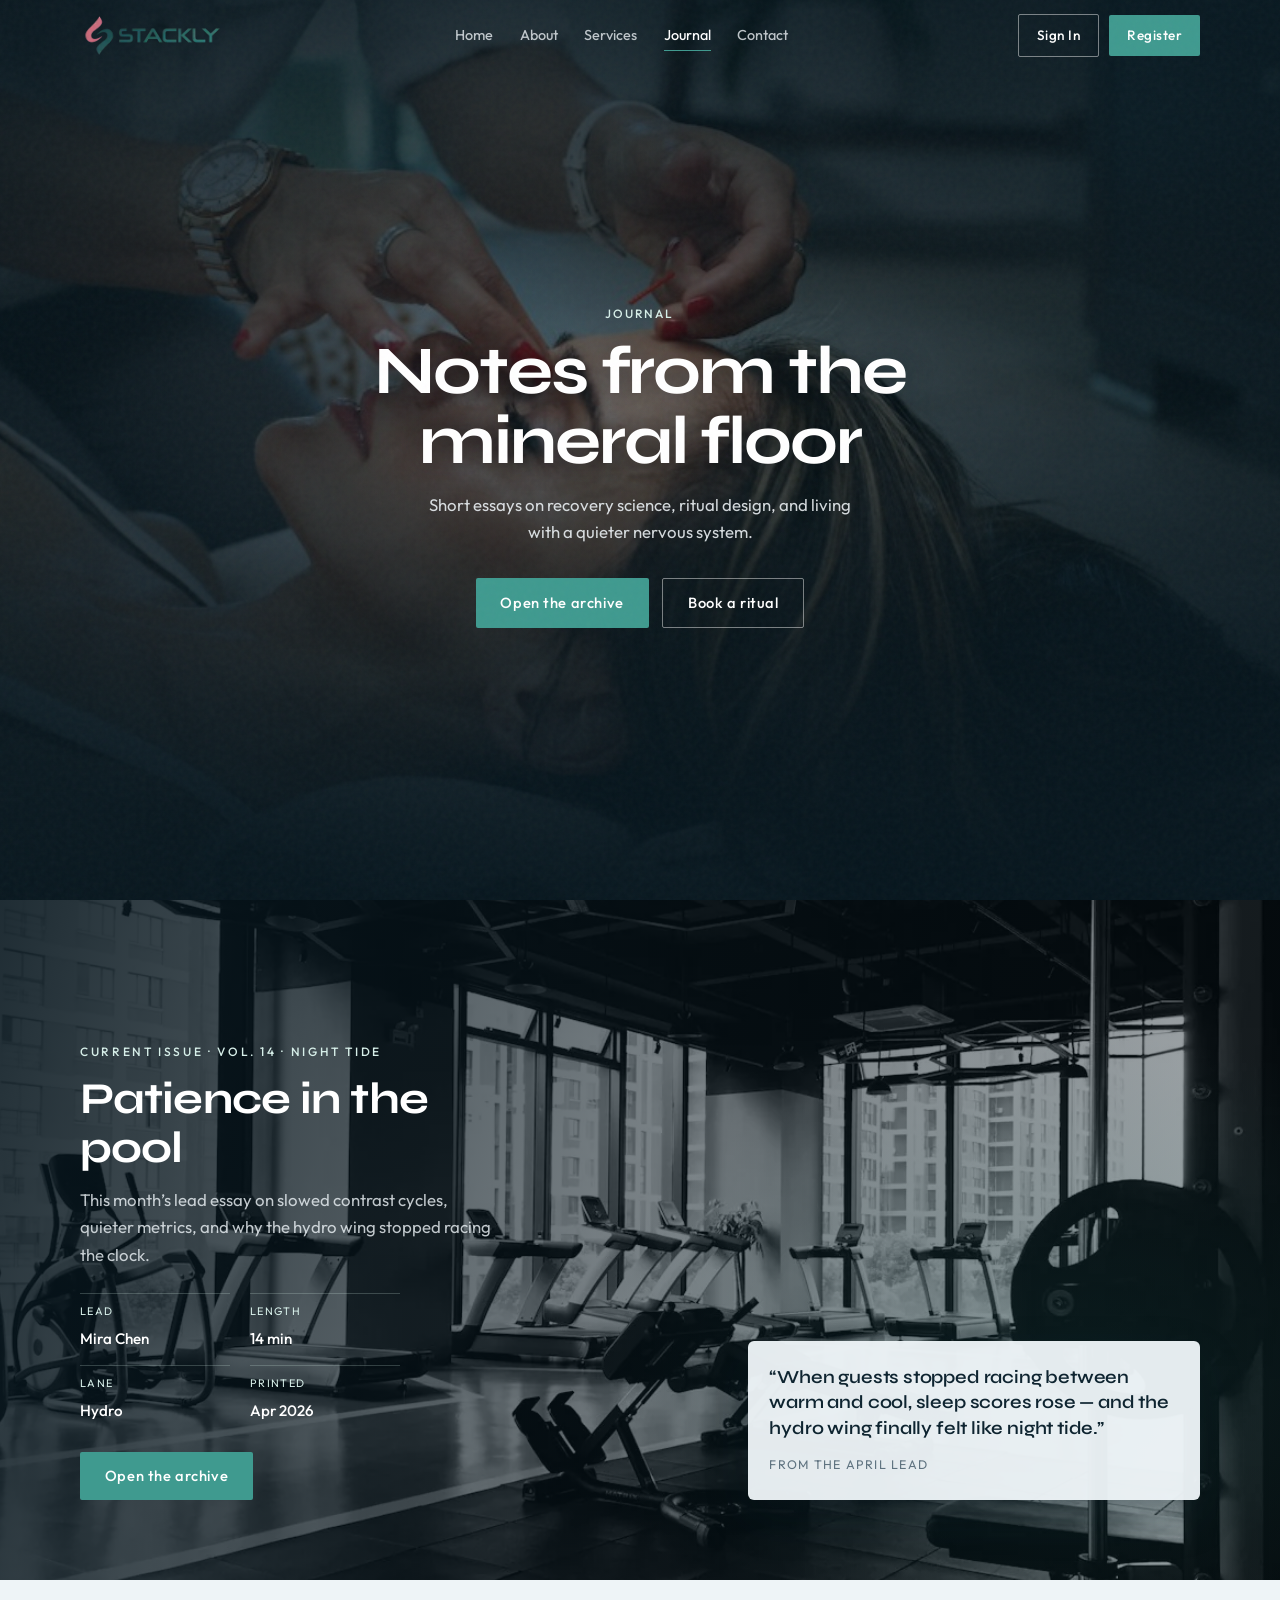
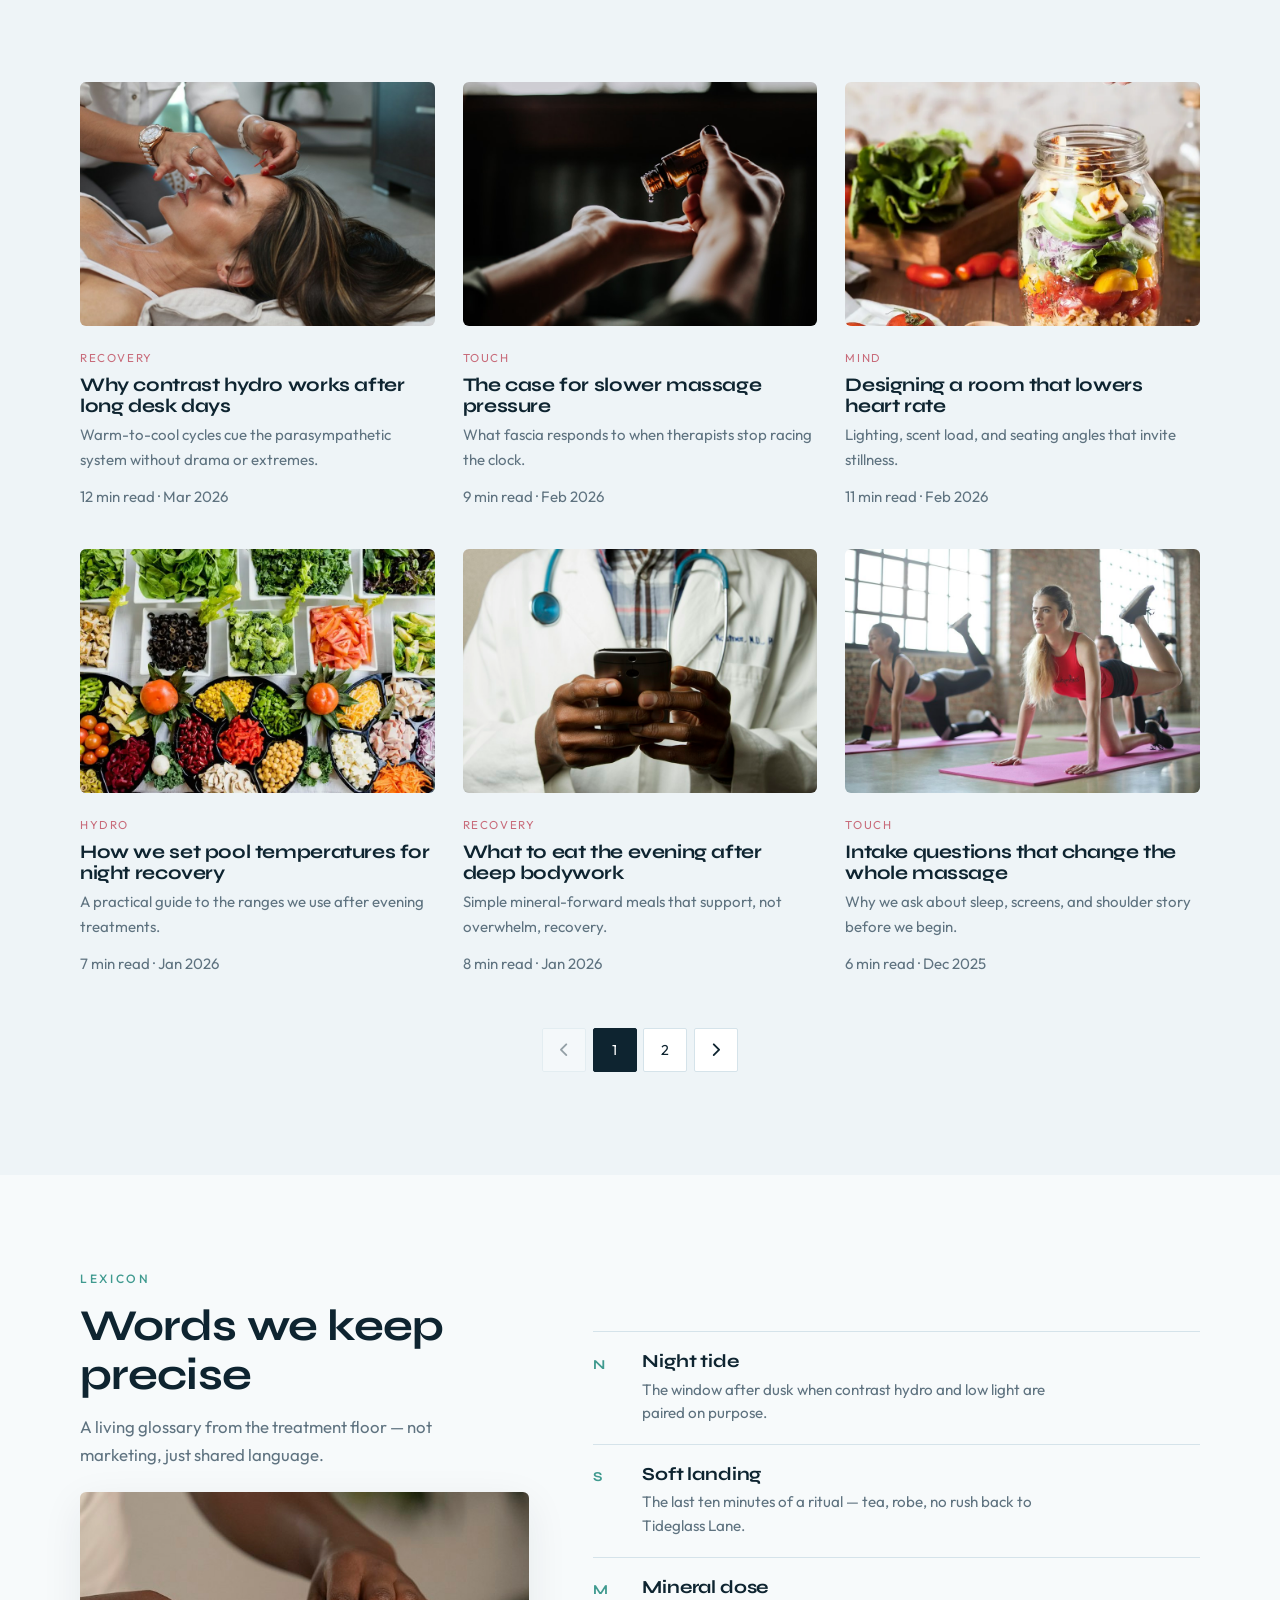
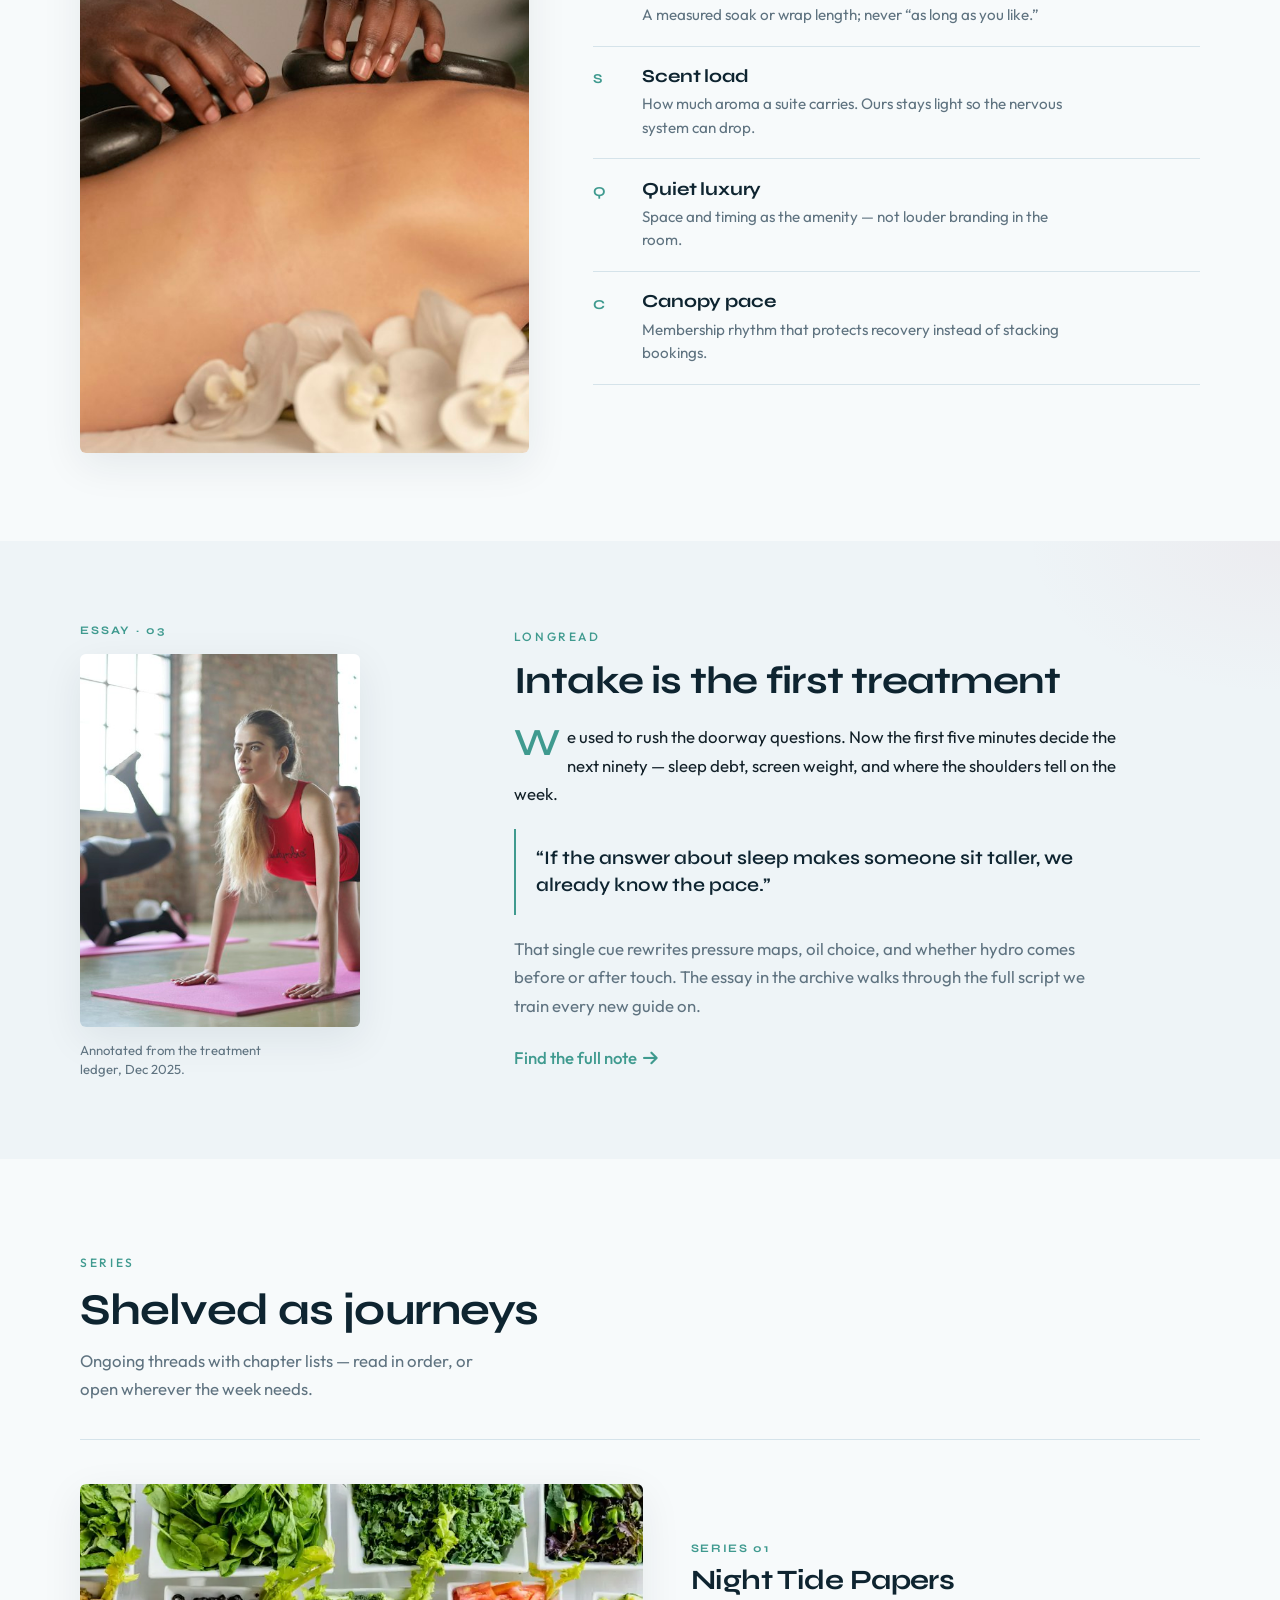
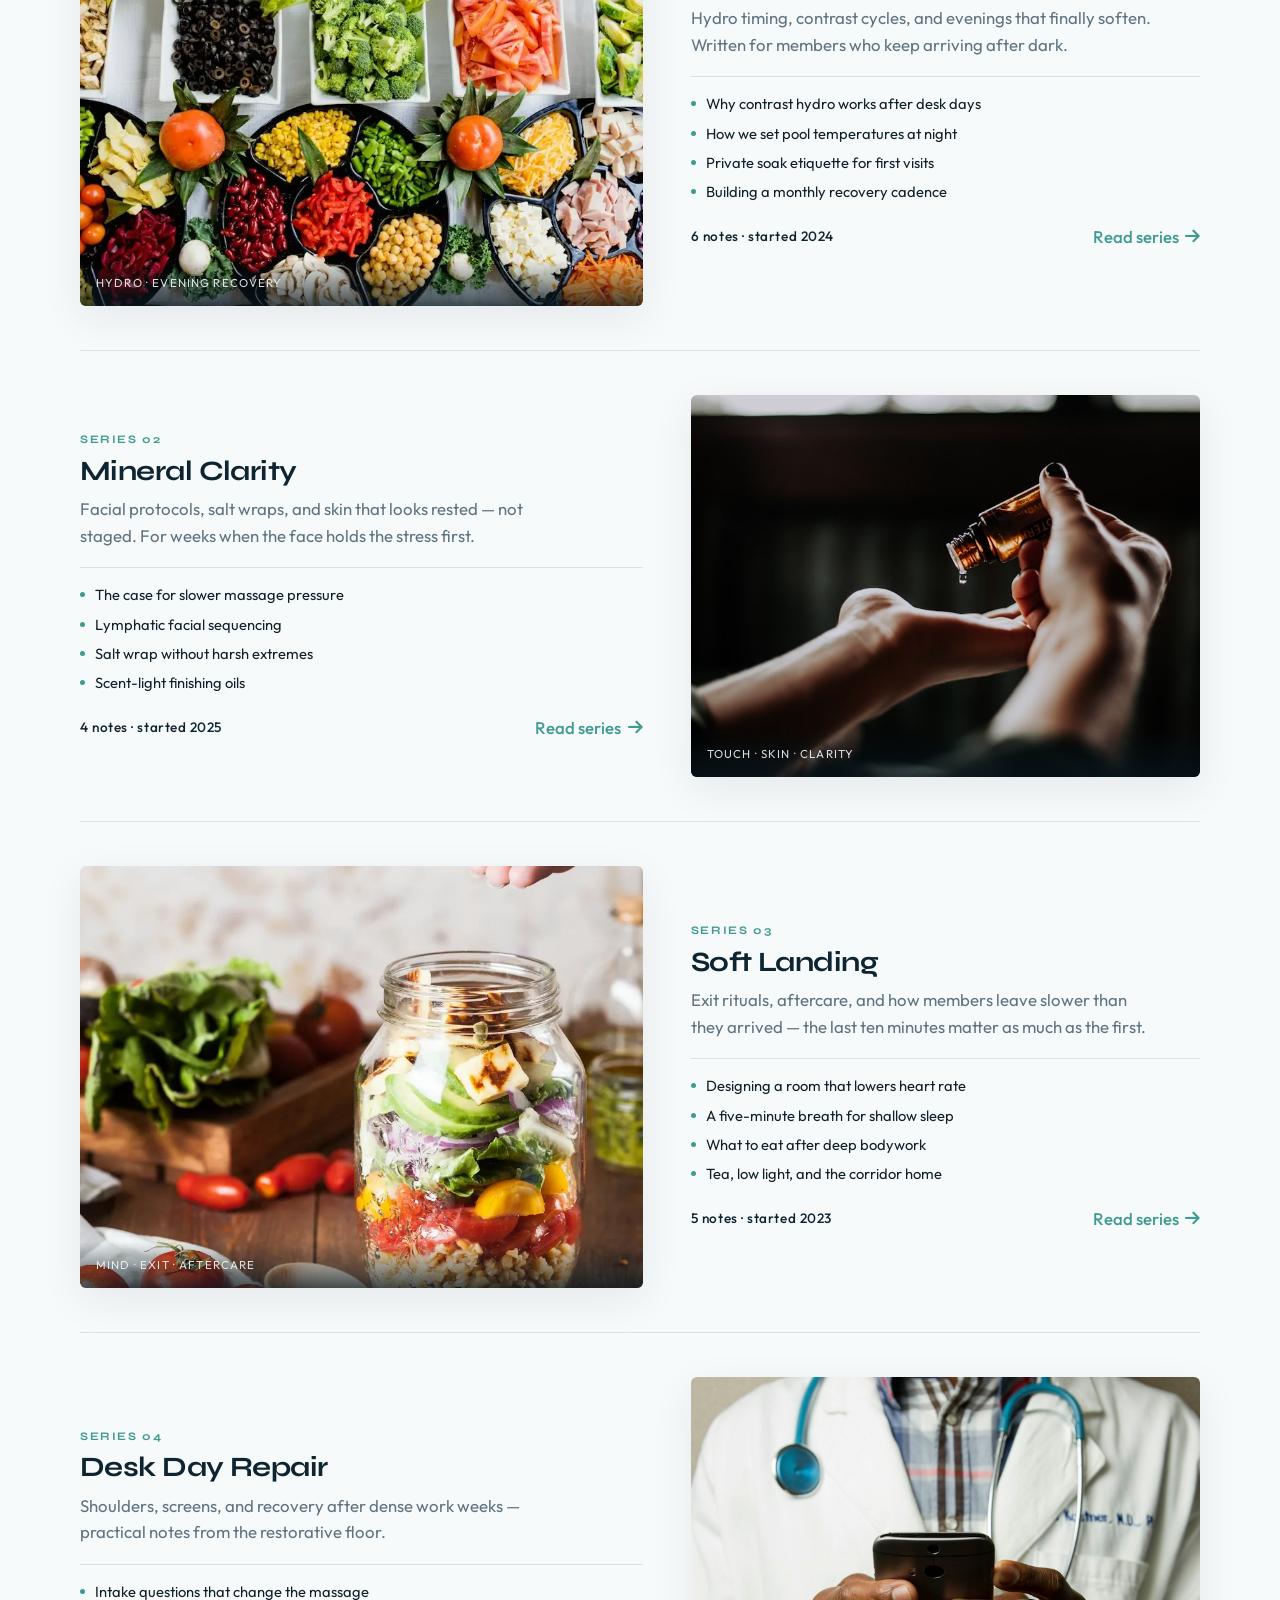
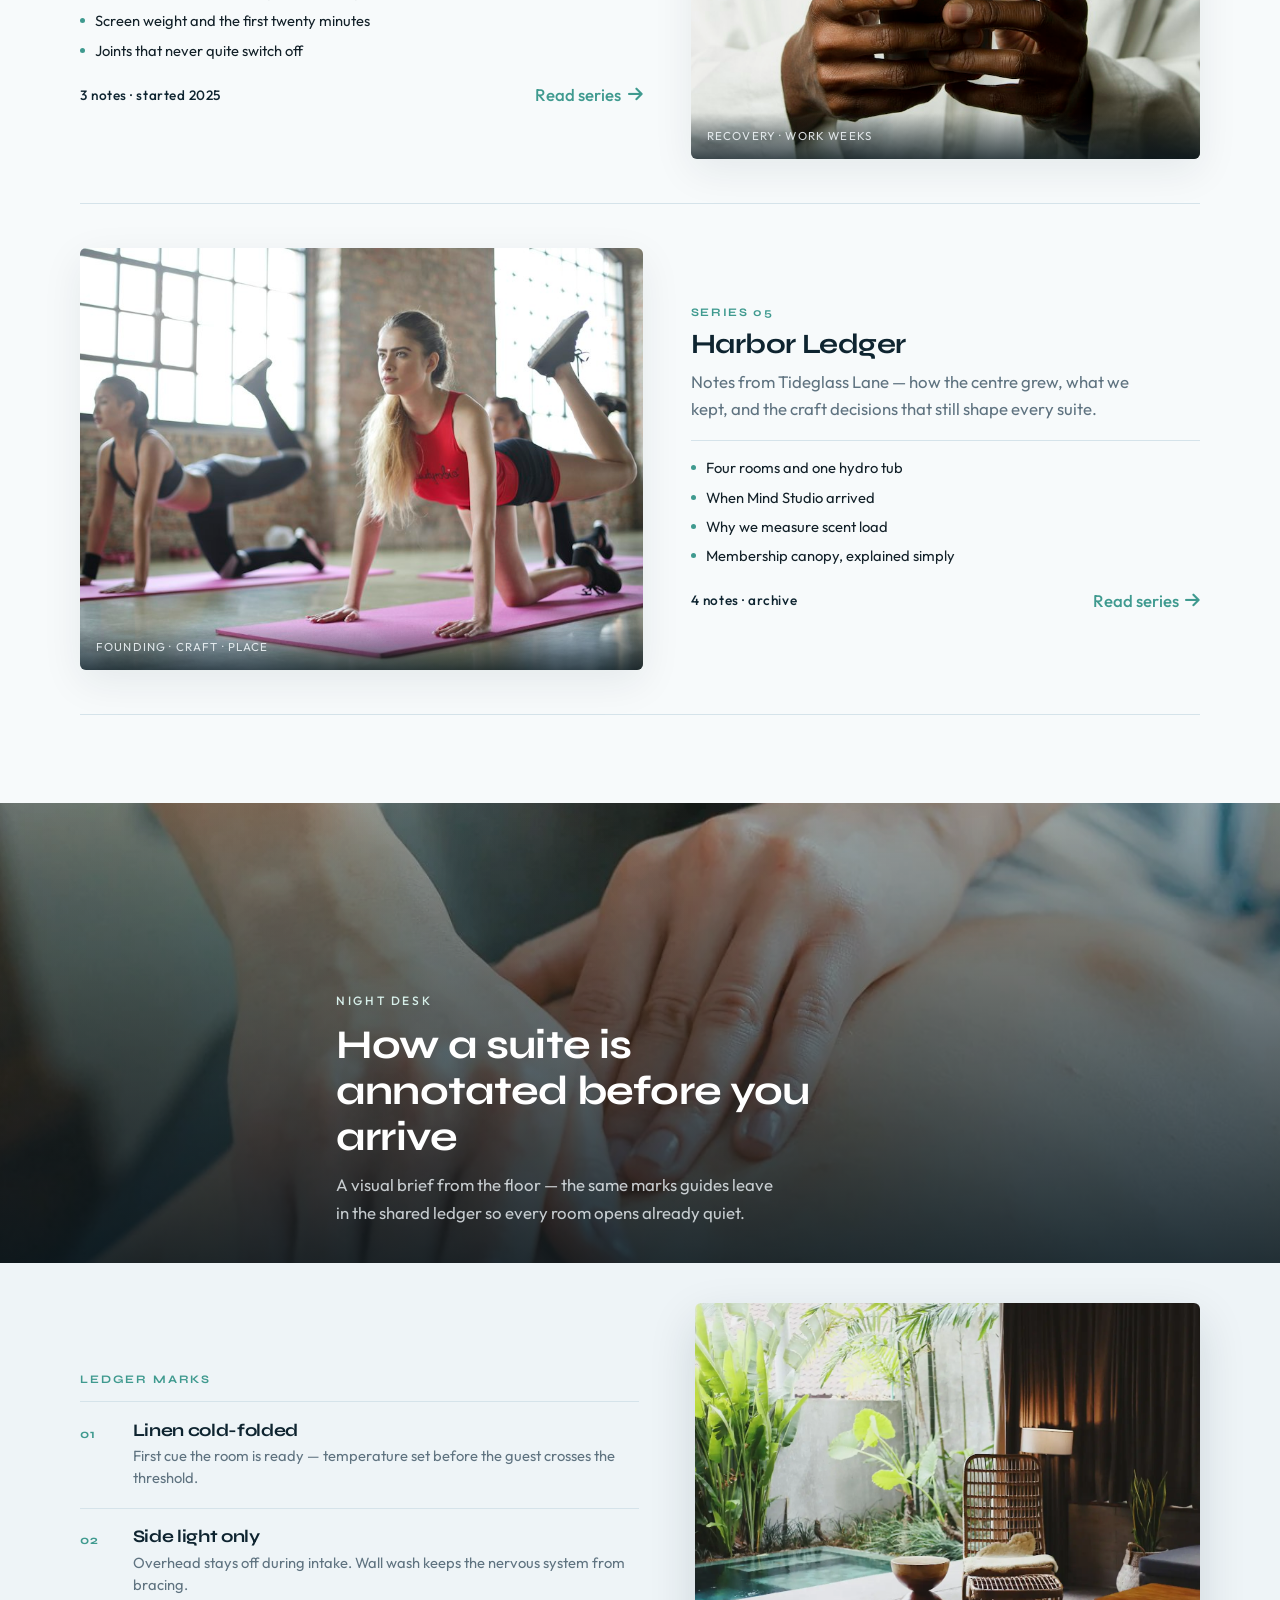
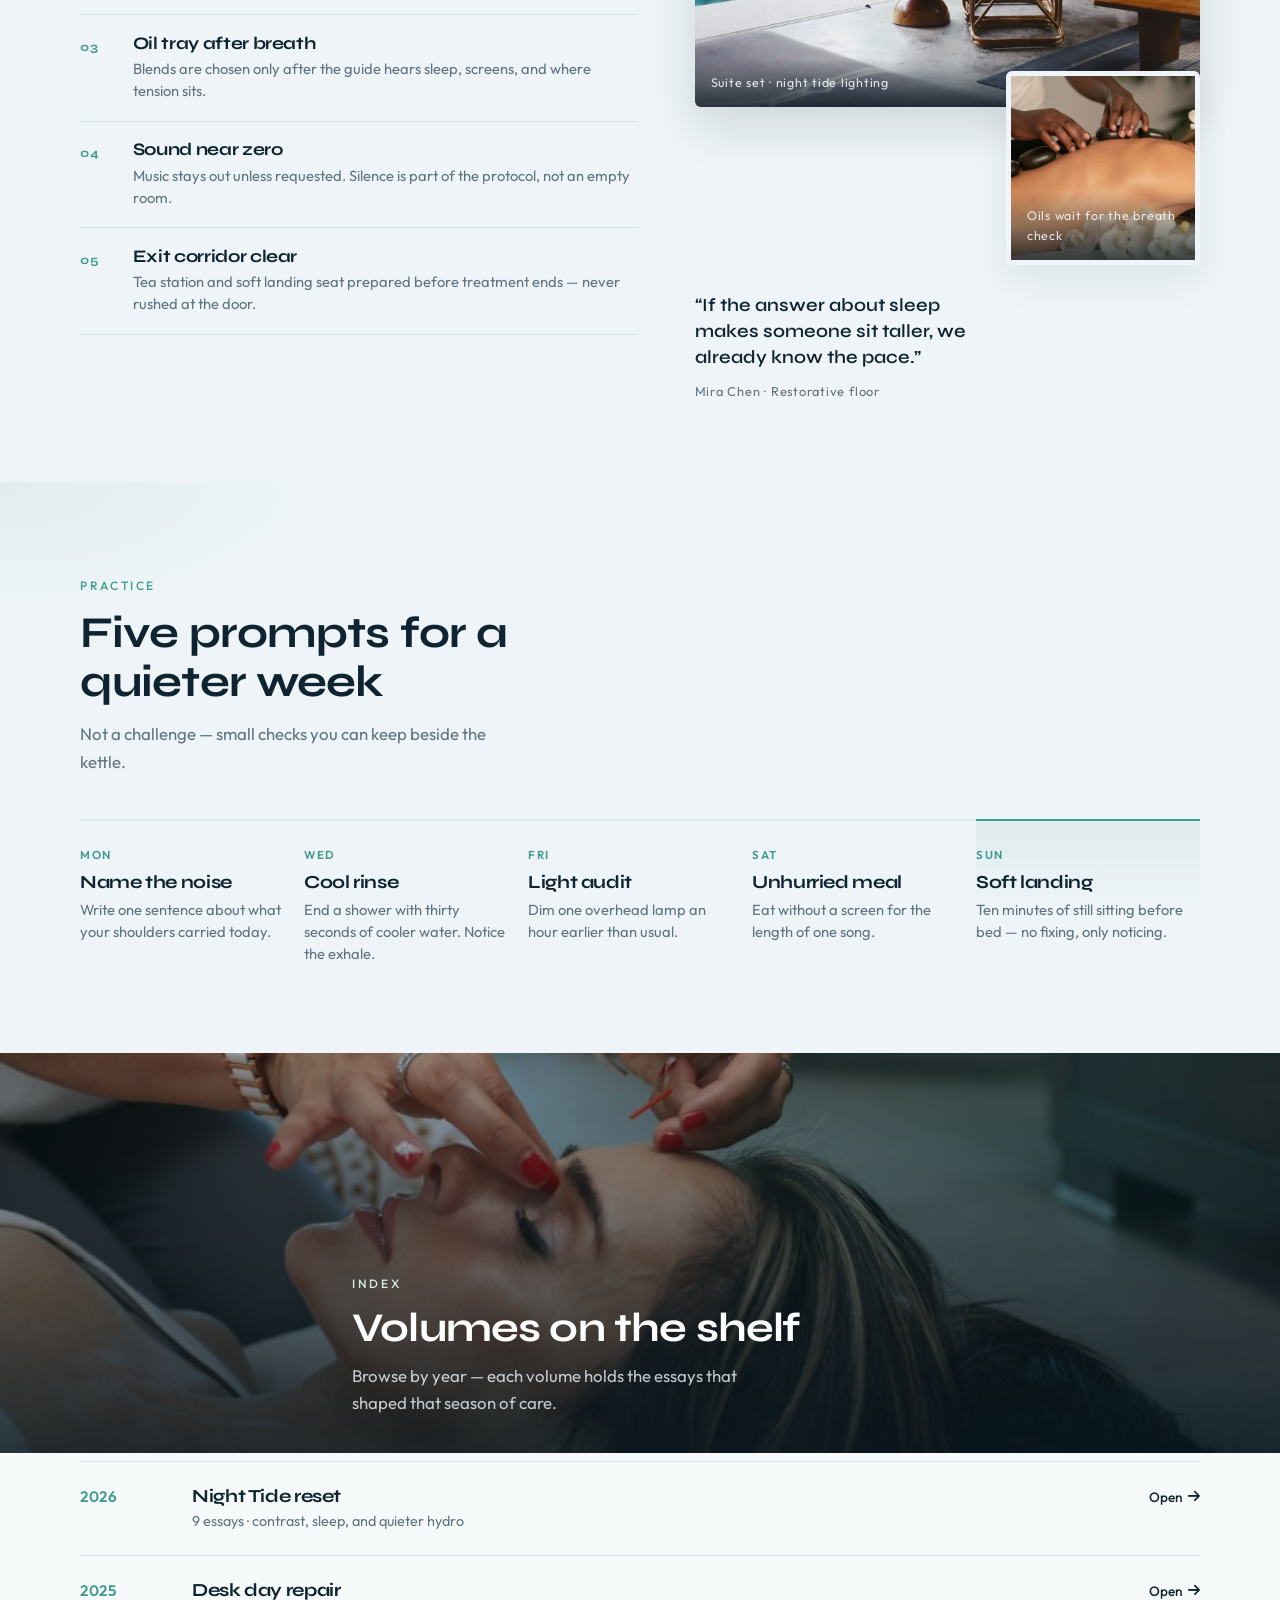
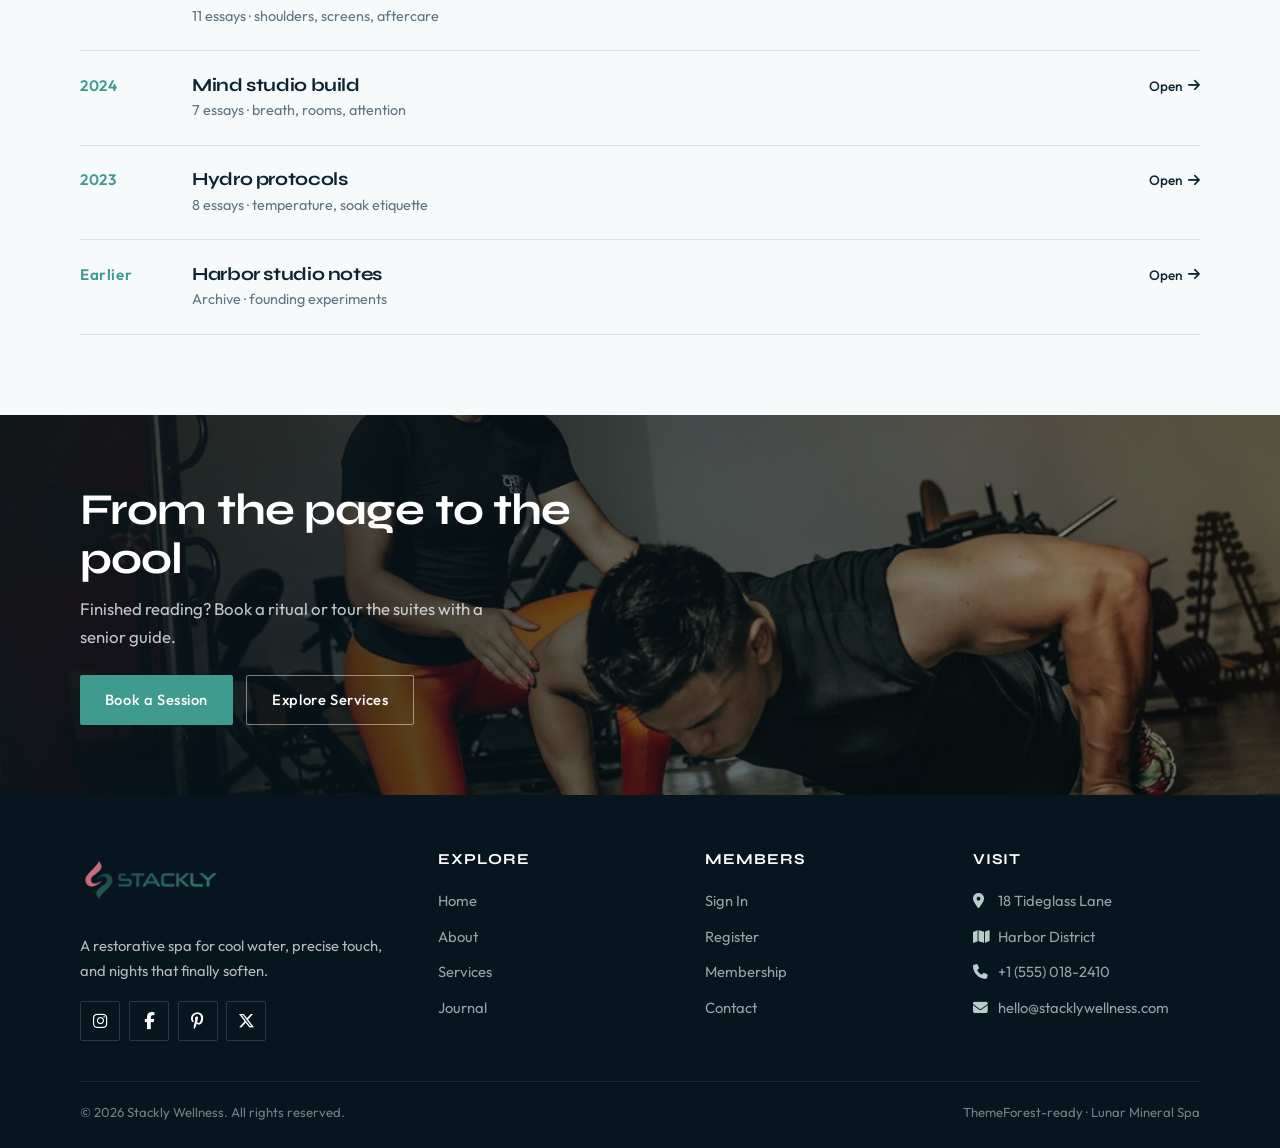
<file: blogs.html>
<!DOCTYPE html>
<html lang="en">
<head>
  <meta charset="UTF-8">
  <meta name="viewport" content="width=device-width, initial-scale=1.0">
  <title>Journal | Stackly Wellness Blog &amp; Recovery Notes</title>
  <meta name="description" content="Read Stackly Wellness journal notes on mineral recovery, slow touch, hydro rituals, and designing quieter rooms.">
  <link rel="preconnect" href="https://fonts.googleapis.com">
  <link rel="preconnect" href="https://fonts.gstatic.com" crossorigin>
  <link href="https://fonts.googleapis.com/css2?family=Outfit:wght@300;400;500;600&family=Syne:wght@500;600;700;800&display=swap" rel="stylesheet">
  <link rel="stylesheet" href="https://cdnjs.cloudflare.com/ajax/libs/font-awesome/6.5.2/css/all.min.css">
  <link rel="stylesheet" href="https://unpkg.com/aos@2.3.4/dist/aos.css">
  <link rel="stylesheet" href="css/style.css">
</head>
<body>
  <div class="preloader" id="preloader" role="status" aria-label="Loading Stackly Wellness"><img src="Images/stackly-tide.webp" alt="" class="preloader__logo" width="184" height="48"><div class="preloader__bar" aria-hidden="true"><i></i></div></div>
  <header class="site-header">
    <div class="site-header__inner">
      <a href="index.html" class="brand" aria-label="Stackly Wellness home">
        <img src="Images/stackly-tide.webp" alt="Stackly" class="brand__logo brand__logo--large" width="184" height="50">
      </a>
      <nav class="nav" aria-label="Primary">
        <a href="index.html">Home</a>
        <a href="about.html">About</a>
        <a href="services.html">Services</a>
        <a href="blogs.html">Journal</a>
        <a href="contact.html">Contact</a>
      </nav>
      <div class="header-actions">
        <a href="login.html" class="btn btn--outline">Sign In</a>
        <a href="register.html" class="btn btn--primary">Register</a>
        <button class="nav-toggle" type="button" aria-label="Open menu" aria-expanded="false" aria-controls="mobile-nav"><span></span><span></span><span></span></button>
      </div>
    </div>
  </header>
  <nav class="mobile-nav" id="mobile-nav" aria-label="Mobile">
    <a href="index.html">Home</a><a href="about.html">About</a><a href="services.html">Services</a><a href="blogs.html">Journal</a><a href="contact.html">Contact</a><a href="login.html">Sign In</a>
    <a href="register.html" class="btn btn--primary">Register</a>
  </nav>

  <main>
    <section class="page-hero" aria-label="Journal hero">
      <div class="page-hero__media">
        <img src="Images/wellness/blog-1.webp" alt="Journal inspiration — steam over a mineral bath" width="1600" height="900">
      </div>
      <div class="page-hero__veil" aria-hidden="true"></div>
      <div class="page-hero__content">
        <p class="section-kicker page-hero__kicker">Journal</p>
        <h1>Notes from the mineral floor</h1>
        <p class="page-hero__support">Short essays on recovery science, ritual design, and living with a quieter nervous system.</p>
        <div class="btn-group page-hero__actions">
          <a href="404.html" class="btn btn--primary">Open the archive</a>
          <a href="404.html" class="btn btn--ghost">Book a ritual</a>
        </div>
      </div>
    </section>

    <!-- 1. Current issue -->
    <section class="journal-issue" aria-label="Current issue">
      <div class="journal-issue__cover">
        <img src="Images/wellness/wellness-pool.webp" alt="Evening mineral pool reflecting soft overhead light" width="1600" height="1000">
      </div>
      <div class="journal-issue__veil" aria-hidden="true"></div>
      <div class="container journal-issue__stage">
        <div class="journal-issue__copy" data-aos="fade-up">
          <p class="section-kicker journal-issue__kicker">Current issue · Vol. 14 · Night Tide</p>
          <h2 class="journal-issue__title">Patience in the pool</h2>
          <p class="journal-issue__deck">This month’s lead essay on slowed contrast cycles, quieter metrics, and why the hydro wing stopped racing the clock.</p>
          <div class="journal-issue__facts">
            <div><span>Lead</span><strong>Mira Chen</strong></div>
            <div><span>Length</span><strong>14 min</strong></div>
            <div><span>Lane</span><strong>Hydro</strong></div>
            <div><span>Printed</span><strong>Apr 2026</strong></div>
          </div>
          <a href="404.html" class="btn btn--primary">Open the archive</a>
        </div>
        <aside class="journal-issue__excerpt" data-aos="fade-left" data-aos-delay="100">
          <p class="journal-issue__pull">“When guests stopped racing between warm and cool, sleep scores rose — and the hydro wing finally felt like night tide.”</p>
          <p class="journal-issue__from">From the April lead</p>
        </aside>
      </div>
    </section>

    <section class="section" id="journal-grid">
      <div class="container">

        <div class="grid-3" data-blog-grid>
          <article class="blog-card" data-tag="recovery" data-aos="fade-up">
            <div class="blog-card__media"><img src="Images/wellness/blog-1.webp" alt="Steam rising from a mineral bath at dusk" width="640" height="440"></div>
            <div>
              <span class="blog-card__tag">Recovery</span>
              <h3>Why contrast hydro works after long desk days</h3>
              <p>Warm-to-cool cycles cue the parasympathetic system without drama or extremes.</p>
              <p class="blog-card__meta">12 min read · Mar 2026</p>
            </div>
          </article>
          <article class="blog-card" data-tag="touch" data-aos="fade-up">
            <div class="blog-card__media"><img src="Images/wellness/blog-2.webp" alt="Hands preparing botanical oils" width="640" height="440"></div>
            <div>
              <span class="blog-card__tag">Touch</span>
              <h3>The case for slower massage pressure</h3>
              <p>What fascia responds to when therapists stop racing the clock.</p>
              <p class="blog-card__meta">9 min read · Feb 2026</p>
            </div>
          </article>
          <article class="blog-card" data-tag="mind" data-aos="fade-up">
            <div class="blog-card__media"><img src="Images/wellness/blog-3.webp" alt="Meditation cushions in Mind Studio" width="640" height="440"></div>
            <div>
              <span class="blog-card__tag">Mind</span>
              <h3>Designing a room that lowers heart rate</h3>
              <p>Lighting, scent load, and seating angles that invite stillness.</p>
              <p class="blog-card__meta">11 min read · Feb 2026</p>
            </div>
          </article>
          <article class="blog-card" data-tag="hydro" data-aos="fade-up">
            <div class="blog-card__media"><img src="Images/wellness/blog-4.webp" alt="Overhead view of a mineral pool lane" width="640" height="440"></div>
            <div>
              <span class="blog-card__tag">Hydro</span>
              <h3>How we set pool temperatures for night recovery</h3>
              <p>A practical guide to the ranges we use after evening treatments.</p>
              <p class="blog-card__meta">7 min read · Jan 2026</p>
            </div>
          </article>
          <article class="blog-card" data-tag="recovery" data-aos="fade-up">
            <div class="blog-card__media"><img src="Images/wellness/blog-5.webp" alt="Quiet nutrition tray with mineral waters" width="640" height="440"></div>
            <div>
              <span class="blog-card__tag">Recovery</span>
              <h3>What to eat the evening after deep bodywork</h3>
              <p>Simple mineral-forward meals that support, not overwhelm, recovery.</p>
              <p class="blog-card__meta">8 min read · Jan 2026</p>
            </div>
          </article>
          <article class="blog-card" data-tag="touch" data-aos="fade-up">
            <div class="blog-card__media"><img src="Images/wellness/blog-6.webp" alt="Therapist adjusting linen before a session" width="640" height="440"></div>
            <div>
              <span class="blog-card__tag">Touch</span>
              <h3>Intake questions that change the whole massage</h3>
              <p>Why we ask about sleep, screens, and shoulder story before we begin.</p>
              <p class="blog-card__meta">6 min read · Dec 2025</p>
            </div>
          </article>
          <article class="blog-card" data-tag="mind" data-aos="fade-up">
            <div class="blog-card__media"><img src="Images/wellness/nutrition.webp" alt="Calm table setting with herbal infusion" width="640" height="440"></div>
            <div>
              <span class="blog-card__tag">Mind</span>
              <h3>A five-minute breath sequence for shallow sleep</h3>
              <p>The exact pacing we teach before members leave Mind Studio.</p>
              <p class="blog-card__meta">5 min read · Dec 2025</p>
            </div>
          </article>
          <article class="blog-card" data-tag="hydro" data-aos="fade-up">
            <div class="blog-card__media"><img src="Images/wellness/wellness-pool.webp" alt="Evening mineral pool reflections" width="640" height="440"></div>
            <div>
              <span class="blog-card__tag">Hydro</span>
              <h3>Private soak etiquette for first-time guests</h3>
              <p>How to arrive, rinse, and settle so the water does the talking.</p>
              <p class="blog-card__meta">4 min read · Nov 2025</p>
            </div>
          </article>
          <article class="blog-card" data-tag="recovery" data-aos="fade-up">
            <div class="blog-card__media"><img src="Images/wellness/about-wellness.webp" alt="Night tide ritual lounge" width="640" height="440"></div>
            <div>
              <span class="blog-card__tag">Recovery</span>
              <h3>Building a monthly recovery cadence</h3>
              <p>How Bloom members space treatments so progress actually sticks.</p>
              <p class="blog-card__meta">10 min read · Nov 2025</p>
            </div>
          </article>
        </div>

        <nav class="pagination" data-pagination aria-label="Blog pagination"></nav>
      </div>
    </section>

    <!-- 2. Mineral lexicon -->
    <section class="journal-lexicon" aria-label="Mineral lexicon">
      <div class="container journal-lexicon__stage">
        <div class="journal-lexicon__intro" data-aos="fade-right">
          <p class="section-kicker">Lexicon</p>
          <h2 class="section-title">Words we keep precise</h2>
          <p class="section-lead">A living glossary from the treatment floor — not marketing, just shared language.</p>
          <figure class="journal-lexicon__media">
            <img src="Images/wellness/aromatherapy.webp" alt="Botanical oils arranged for quiet scent-light protocols" width="640" height="800">
          </figure>
        </div>
        <div class="journal-lexicon__sheet" data-aos="fade-left">
          <article class="lex-entry">
            <span class="lex-entry__mark">N</span>
            <div>
              <h3>Night tide</h3>
              <p>The window after dusk when contrast hydro and low light are paired on purpose.</p>
            </div>
          </article>
          <article class="lex-entry">
            <span class="lex-entry__mark">S</span>
            <div>
              <h3>Soft landing</h3>
              <p>The last ten minutes of a ritual — tea, robe, no rush back to Tideglass Lane.</p>
            </div>
          </article>
          <article class="lex-entry">
            <span class="lex-entry__mark">M</span>
            <div>
              <h3>Mineral dose</h3>
              <p>A measured soak or wrap length; never “as long as you like.”</p>
            </div>
          </article>
          <article class="lex-entry">
            <span class="lex-entry__mark">S</span>
            <div>
              <h3>Scent load</h3>
              <p>How much aroma a suite carries. Ours stays light so the nervous system can drop.</p>
            </div>
          </article>
          <article class="lex-entry">
            <span class="lex-entry__mark">Q</span>
            <div>
              <h3>Quiet luxury</h3>
              <p>Space and timing as the amenity — not louder branding in the room.</p>
            </div>
          </article>
          <article class="lex-entry">
            <span class="lex-entry__mark">C</span>
            <div>
              <h3>Canopy pace</h3>
              <p>Membership rhythm that protects recovery instead of stacking bookings.</p>
            </div>
          </article>
        </div>
      </div>
    </section>

    <!-- 3. Longread column -->
    <section class="journal-longread" aria-label="Longread excerpt">
      <div class="container journal-longread__stage">
        <aside class="journal-longread__rail" data-aos="fade-right">
          <p class="journal-longread__vol">Essay · 03</p>
          <figure>
            <img src="Images/wellness/blog-6.webp" alt="Therapist adjusting linen before a session" width="480" height="640">
          </figure>
          <p class="journal-longread__aside">Annotated from the treatment ledger, Dec 2025.</p>
        </aside>
        <article class="journal-longread__column" data-aos="fade-up">
          <p class="section-kicker">Longread</p>
          <h2>Intake is the first treatment</h2>
          <p class="journal-longread__drop"><span aria-hidden="true">W</span>e used to rush the doorway questions. Now the first five minutes decide the next ninety — sleep debt, screen weight, and where the shoulders tell on the week.</p>
          <blockquote class="journal-longread__pull">“If the answer about sleep makes someone sit taller, we already know the pace.”</blockquote>
          <p>That single cue rewrites pressure maps, oil choice, and whether hydro comes before or after touch. The essay in the archive walks through the full script we train every new guide on.</p>
          <a href="404.html" class="link-draw">Find the full note <i class="fa-solid fa-arrow-right" aria-hidden="true"></i></a>
        </article>
      </div>
    </section>

    <!-- 4. Series -->
    <section class="journal-series" aria-label="Essay series">
      <div class="container">
        <div class="journal-series__head" data-aos="fade-up">
          <p class="section-kicker">Series</p>
          <h2 class="section-title">Shelved as journeys</h2>
          <p class="section-lead">Ongoing threads with chapter lists — read in order, or open wherever the week needs.</p>
        </div>
        <div class="journal-series__list">
          <article class="series-row" data-aos="fade-up">
            <figure class="series-row__media">
              <img src="Images/wellness/blog-4.webp" alt="Night Tide Papers" width="720" height="480">
              <figcaption>Hydro · evening recovery</figcaption>
            </figure>
            <div class="series-row__body">
              <span class="series-row__num">Series 01</span>
              <h3>Night Tide Papers</h3>
              <p>Hydro timing, contrast cycles, and evenings that finally soften. Written for members who keep arriving after dark.</p>
              <ul class="series-row__chapters">
                <li>Why contrast hydro works after desk days</li>
                <li>How we set pool temperatures at night</li>
                <li>Private soak etiquette for first visits</li>
                <li>Building a monthly recovery cadence</li>
              </ul>
              <div class="series-row__foot">
                <span class="series-row__count">6 notes · started 2024</span>
                <a href="404.html" class="link-draw">Read series <i class="fa-solid fa-arrow-right" aria-hidden="true"></i></a>
              </div>
            </div>
          </article>

          <article class="series-row series-row--flip" data-aos="fade-up">
            <figure class="series-row__media">
              <img src="Images/wellness/blog-2.webp" alt="Mineral Clarity series" width="720" height="480">
              <figcaption>Touch · skin · clarity</figcaption>
            </figure>
            <div class="series-row__body">
              <span class="series-row__num">Series 02</span>
              <h3>Mineral Clarity</h3>
              <p>Facial protocols, salt wraps, and skin that looks rested — not staged. For weeks when the face holds the stress first.</p>
              <ul class="series-row__chapters">
                <li>The case for slower massage pressure</li>
                <li>Lymphatic facial sequencing</li>
                <li>Salt wrap without harsh extremes</li>
                <li>Scent-light finishing oils</li>
              </ul>
              <div class="series-row__foot">
                <span class="series-row__count">4 notes · started 2025</span>
                <a href="404.html" class="link-draw">Read series <i class="fa-solid fa-arrow-right" aria-hidden="true"></i></a>
              </div>
            </div>
          </article>

          <article class="series-row" data-aos="fade-up">
            <figure class="series-row__media">
              <img src="Images/wellness/blog-3.webp" alt="Soft Landing series" width="720" height="480">
              <figcaption>Mind · exit · aftercare</figcaption>
            </figure>
            <div class="series-row__body">
              <span class="series-row__num">Series 03</span>
              <h3>Soft Landing</h3>
              <p>Exit rituals, aftercare, and how members leave slower than they arrived — the last ten minutes matter as much as the first.</p>
              <ul class="series-row__chapters">
                <li>Designing a room that lowers heart rate</li>
                <li>A five-minute breath for shallow sleep</li>
                <li>What to eat after deep bodywork</li>
                <li>Tea, low light, and the corridor home</li>
              </ul>
              <div class="series-row__foot">
                <span class="series-row__count">5 notes · started 2023</span>
                <a href="404.html" class="link-draw">Read series <i class="fa-solid fa-arrow-right" aria-hidden="true"></i></a>
              </div>
            </div>
          </article>

          <article class="series-row series-row--flip" data-aos="fade-up">
            <figure class="series-row__media">
              <img src="Images/wellness/blog-5.webp" alt="Desk Day Repair series" width="720" height="480">
              <figcaption>Recovery · work weeks</figcaption>
            </figure>
            <div class="series-row__body">
              <span class="series-row__num">Series 04</span>
              <h3>Desk Day Repair</h3>
              <p>Shoulders, screens, and recovery after dense work weeks — practical notes from the restorative floor.</p>
              <ul class="series-row__chapters">
                <li>Intake questions that change the massage</li>
                <li>Screen weight and the first twenty minutes</li>
                <li>Joints that never quite switch off</li>
              </ul>
              <div class="series-row__foot">
                <span class="series-row__count">3 notes · started 2025</span>
                <a href="404.html" class="link-draw">Read series <i class="fa-solid fa-arrow-right" aria-hidden="true"></i></a>
              </div>
            </div>
          </article>

          <article class="series-row" data-aos="fade-up">
            <figure class="series-row__media">
              <img src="Images/wellness/blog-6.webp" alt="Harbor Ledger series" width="720" height="480">
              <figcaption>Founding · craft · place</figcaption>
            </figure>
            <div class="series-row__body">
              <span class="series-row__num">Series 05</span>
              <h3>Harbor Ledger</h3>
              <p>Notes from Tideglass Lane — how the centre grew, what we kept, and the craft decisions that still shape every suite.</p>
              <ul class="series-row__chapters">
                <li>Four rooms and one hydro tub</li>
                <li>When Mind Studio arrived</li>
                <li>Why we measure scent load</li>
                <li>Membership canopy, explained simply</li>
              </ul>
              <div class="series-row__foot">
                <span class="series-row__count">4 notes · archive</span>
                <a href="404.html" class="link-draw">Read series <i class="fa-solid fa-arrow-right" aria-hidden="true"></i></a>
              </div>
            </div>
          </article>
        </div>
      </div>
    </section>

    <!-- 5. Night desk -->
    <section class="journal-desk" aria-label="Night desk">
      <div class="journal-desk__band">
        <div class="journal-desk__bg">
          <img src="Images/wellness/massage-room.webp" alt="Quiet massage suite with cool stone and soft linen" width="1600" height="1000">
        </div>
        <div class="journal-desk__veil" aria-hidden="true"></div>
        <div class="container journal-desk__intro" data-aos="fade-up">
          <p class="section-kicker journal-desk__kicker">Night desk</p>
          <h2 class="journal-desk__title">How a suite is annotated before you arrive</h2>
          <p class="journal-desk__text">A visual brief from the floor — the same marks guides leave in the shared ledger so every room opens already quiet.</p>
        </div>
      </div>

      <div class="container journal-desk__board">
        <div class="journal-desk__ledger" data-aos="fade-right">
          <p class="journal-desk__ledger-label">Ledger marks</p>
          <ol class="journal-desk__steps">
            <li>
              <span>01</span>
              <div>
                <h3>Linen cold-folded</h3>
                <p>First cue the room is ready — temperature set before the guest crosses the threshold.</p>
              </div>
            </li>
            <li>
              <span>02</span>
              <div>
                <h3>Side light only</h3>
                <p>Overhead stays off during intake. Wall wash keeps the nervous system from bracing.</p>
              </div>
            </li>
            <li>
              <span>03</span>
              <div>
                <h3>Oil tray after breath</h3>
                <p>Blends are chosen only after the guide hears sleep, screens, and where tension sits.</p>
              </div>
            </li>
            <li>
              <span>04</span>
              <div>
                <h3>Sound near zero</h3>
                <p>Music stays out unless requested. Silence is part of the protocol, not an empty room.</p>
              </div>
            </li>
            <li>
              <span>05</span>
              <div>
                <h3>Exit corridor clear</h3>
                <p>Tea station and soft landing seat prepared before treatment ends — never rushed at the door.</p>
              </div>
            </li>
          </ol>
        </div>

        <div class="journal-desk__visuals" data-aos="fade-left">
          <figure class="journal-desk__main">
            <img src="Images/wellness/contact-spa.webp" alt="Treatment table prepared with mineral tools" width="800" height="600">
            <figcaption>Suite set · night tide lighting</figcaption>
          </figure>
          <figure class="journal-desk__inset">
            <img src="Images/wellness/aromatherapy.webp" alt="Oil blends arranged after intake" width="480" height="480">
            <figcaption>Oils wait for the breath check</figcaption>
          </figure>
          <blockquote class="journal-desk__note">
            <p>“If the answer about sleep makes someone sit taller, we already know the pace.”</p>
            <cite>Mira Chen · Restorative floor</cite>
          </blockquote>
        </div>
      </div>
    </section>

    <!-- 6. Practice -->
    <section class="journal-prompts" aria-label="Weekly prompts">
      <div class="container">
        <div class="journal-prompts__head" data-aos="fade-up">
          <p class="section-kicker">Practice</p>
          <h2 class="section-title">Five prompts for a quieter week</h2>
          <p class="section-lead">Not a challenge — small checks you can keep beside the kettle.</p>
        </div>
        <div class="journal-prompts__week" data-aos="fade-up">
          <article class="prompt-day">
            <span class="prompt-day__label">Mon</span>
            <h3>Name the noise</h3>
            <p>Write one sentence about what your shoulders carried today.</p>
          </article>
          <article class="prompt-day">
            <span class="prompt-day__label">Wed</span>
            <h3>Cool rinse</h3>
            <p>End a shower with thirty seconds of cooler water. Notice the exhale.</p>
          </article>
          <article class="prompt-day">
            <span class="prompt-day__label">Fri</span>
            <h3>Light audit</h3>
            <p>Dim one overhead lamp an hour earlier than usual.</p>
          </article>
          <article class="prompt-day">
            <span class="prompt-day__label">Sat</span>
            <h3>Unhurried meal</h3>
            <p>Eat without a screen for the length of one song.</p>
          </article>
          <article class="prompt-day prompt-day--close">
            <span class="prompt-day__label">Sun</span>
            <h3>Soft landing</h3>
            <p>Ten minutes of still sitting before bed — no fixing, only noticing.</p>
          </article>
        </div>
      </div>
    </section>

    <!-- 7. Index -->
    <section class="journal-volumes" aria-label="Volume index">
      <div class="journal-volumes__band">
        <div class="journal-volumes__bg">
          <img src="Images/wellness/blog-1.webp" alt="" width="1600" height="900">
        </div>
        <div class="journal-volumes__shade" aria-hidden="true"></div>
        <div class="container journal-volumes__intro" data-aos="fade-up">
          <p class="section-kicker journal-volumes__kicker">Index</p>
          <h2 class="journal-volumes__title">Volumes on the shelf</h2>
          <p class="journal-volumes__text">Browse by year — each volume holds the essays that shaped that season of care.</p>
        </div>
      </div>
      <div class="container journal-volumes__rail" data-aos="fade-up">
        <a href="404.html" class="volume-row">
          <time datetime="2026">2026</time>
          <div>
            <h3>Night Tide reset</h3>
            <p>9 essays · contrast, sleep, and quieter hydro</p>
          </div>
          <span class="volume-row__go">Open <i class="fa-solid fa-arrow-right" aria-hidden="true"></i></span>
        </a>
        <a href="404.html" class="volume-row">
          <time datetime="2025">2025</time>
          <div>
            <h3>Desk day repair</h3>
            <p>11 essays · shoulders, screens, aftercare</p>
          </div>
          <span class="volume-row__go">Open <i class="fa-solid fa-arrow-right" aria-hidden="true"></i></span>
        </a>
        <a href="404.html" class="volume-row">
          <time datetime="2024">2024</time>
          <div>
            <h3>Mind studio build</h3>
            <p>7 essays · breath, rooms, attention</p>
          </div>
          <span class="volume-row__go">Open <i class="fa-solid fa-arrow-right" aria-hidden="true"></i></span>
        </a>
        <a href="404.html" class="volume-row">
          <time datetime="2023">2023</time>
          <div>
            <h3>Hydro protocols</h3>
            <p>8 essays · temperature, soak etiquette</p>
          </div>
          <span class="volume-row__go">Open <i class="fa-solid fa-arrow-right" aria-hidden="true"></i></span>
        </a>
        <a href="404.html" class="volume-row">
          <time>Earlier</time>
          <div>
            <h3>Harbor studio notes</h3>
            <p>Archive · founding experiments</p>
          </div>
          <span class="volume-row__go">Open <i class="fa-solid fa-arrow-right" aria-hidden="true"></i></span>
        </a>
      </div>
    </section>

    <section class="cta-band" aria-label="Book your visit">
      <div class="cta-band__media">
        <img src="Images/wellness/membership.webp" alt="Membership lounge overlooking the mineral wing" width="1600" height="900">
      </div>
      <div class="cta-band__veil" aria-hidden="true"></div>
      <div class="cta-band__content" data-aos="fade-up">
        <h2>From the page to the pool</h2>
        <p>Finished reading? Book a ritual or tour the suites with a senior guide.</p>
        <div class="btn-group">
          <a href="404.html" class="btn btn--primary">Book a Session</a>
          <a href="404.html" class="btn btn--ghost">Explore Services</a>
        </div>
      </div>
    </section>
  </main>

  <footer class="site-footer">
    <div class="container footer-grid">
      <div class="footer-about">
        <a href="index.html" class="brand"><img src="Images/stackly-tide.webp" alt="Stackly" class="brand__logo brand__logo--large" width="184" height="50"></a>
        <p>A restorative spa for cool water, precise touch, and nights that finally soften.</p>
        <div class="footer-social">
          <a href="404.html" aria-label="Instagram"><i class="fa-brands fa-instagram"></i></a>
          <a href="404.html" aria-label="Facebook"><i class="fa-brands fa-facebook-f"></i></a>
          <a href="404.html" aria-label="Pinterest"><i class="fa-brands fa-pinterest-p"></i></a>
          <a href="404.html" aria-label="Twitter"><i class="fa-brands fa-x-twitter"></i></a>
        </div>
      </div>
      <div class="footer-col"><h4>Explore</h4><a href="index.html">Home</a><a href="about.html">About</a><a href="services.html">Services</a><a href="blogs.html">Journal</a></div>
      <div class="footer-col"><h4>Members</h4><a href="login.html">Sign In</a><a href="register.html">Register</a><a href="404.html">Membership</a><a href="contact.html">Contact</a></div>
      <div class="footer-col footer-col--visit"><h4>Visit</h4><a href="404.html"><i class="fa-solid fa-location-dot" aria-hidden="true"></i> 18 Tideglass Lane</a><a href="404.html"><i class="fa-solid fa-map" aria-hidden="true"></i> Harbor District</a><a href="404.html"><i class="fa-solid fa-phone" aria-hidden="true"></i> +1 (555) 018-2410</a><a href="404.html"><i class="fa-solid fa-envelope" aria-hidden="true"></i> hello@stacklywellness.com</a></div>
    </div>
    <div class="container footer-bottom"><span>&copy; 2026 Stackly Wellness. All rights reserved.</span><span>ThemeForest-ready · Lunar Mineral Spa</span></div>
  </footer>

  <script src="https://unpkg.com/aos@2.3.4/dist/aos.js"></script>
  <script src="js/preloader.js"></script>
  <script src="js/main.js"></script>
</body>
</html>
</file>
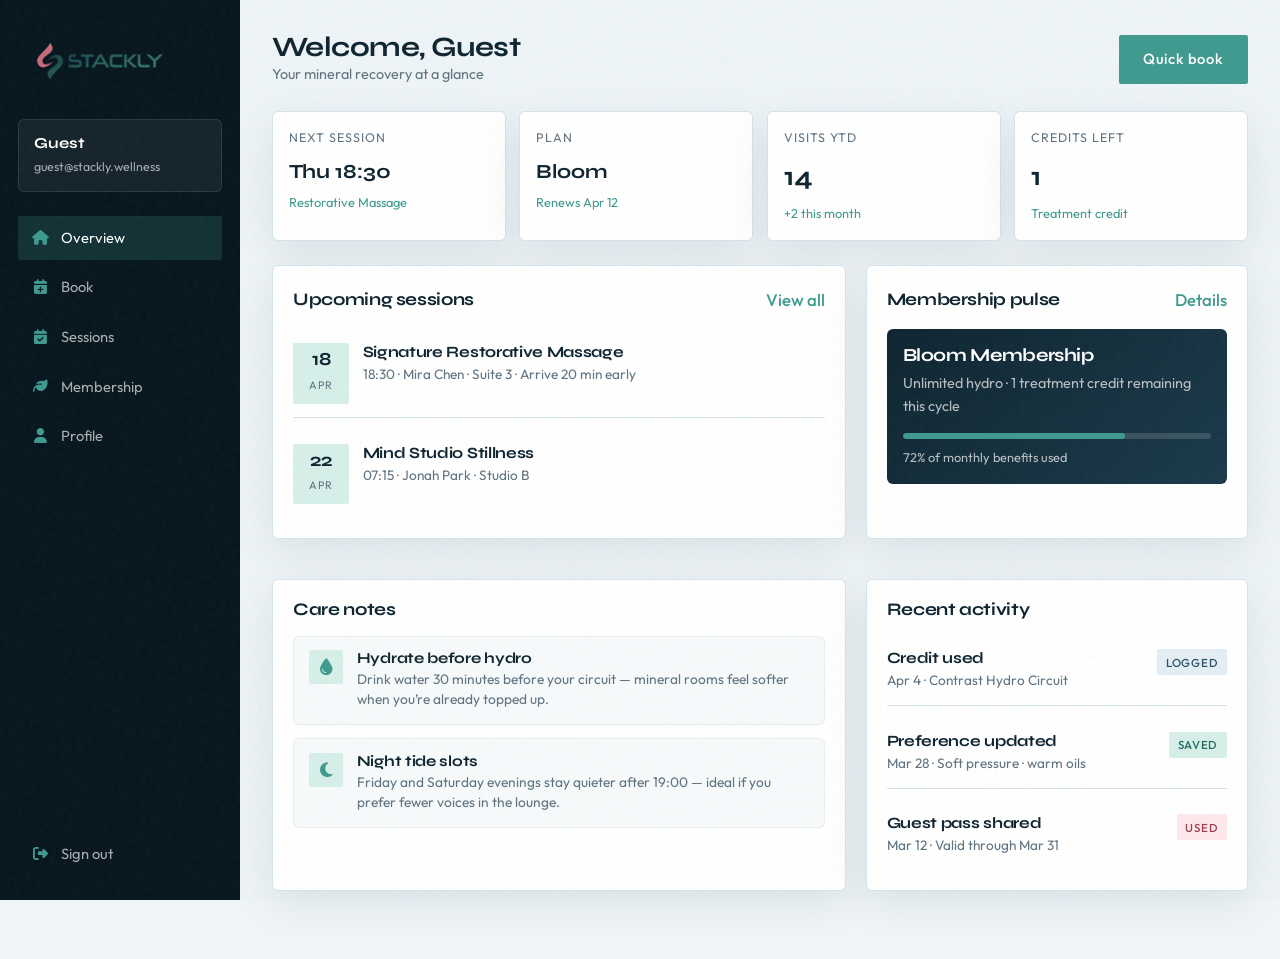
<file: client.html>
<!DOCTYPE html>
<html lang="en">
<head>
  <meta charset="UTF-8">
  <meta name="viewport" content="width=device-width, initial-scale=1.0">
  <title>Client Portal | Stackly Wellness Dashboard</title>
  <meta name="description" content="Manage upcoming sessions, membership status, and past visits in your Stackly Wellness client portal.">
  <meta name="robots" content="noindex">
  <link rel="preconnect" href="https://fonts.googleapis.com">
  <link rel="preconnect" href="https://fonts.gstatic.com" crossorigin>
  <link href="https://fonts.googleapis.com/css2?family=Outfit:wght@300;400;500;600&family=Syne:wght@500;600;700;800&display=swap" rel="stylesheet">
  <link rel="stylesheet" href="https://cdnjs.cloudflare.com/ajax/libs/font-awesome/6.5.2/css/all.min.css">
  <link rel="stylesheet" href="css/style.css">
</head>
<body class="dash-body">
  <div class="preloader" id="preloader" role="status" aria-label="Loading Stackly Wellness"><img src="Images/stackly-tide.webp" alt="" class="preloader__logo" width="184" height="48"><div class="preloader__bar" aria-hidden="true"><i></i></div></div>
  <div class="dash-drawer" id="dash-drawer">
    <div class="dash-drawer__panel">
      <a href="index.html" class="brand brand--dash"><img src="Images/stackly-tide.webp" alt="Stackly" class="brand__logo" width="148" height="40"></a>
      <div class="dash-user">
        <strong data-user-name>Guest</strong>
        <span data-user-email>guest@stackly.wellness</span>
      </div>
      <a href="#overview" data-dash-nav class="is-active"><i class="fa-solid fa-house"></i> Overview</a>
      <a href="#book" data-dash-nav><i class="fa-solid fa-calendar-plus"></i> Book</a>
      <a href="#sessions" data-dash-nav><i class="fa-solid fa-calendar-check"></i> Sessions</a>
      <a href="#membership" data-dash-nav><i class="fa-solid fa-leaf"></i> Membership</a>
      <a href="#profile" data-dash-nav><i class="fa-solid fa-user"></i> Profile</a>
      <a href="#" data-logout><i class="fa-solid fa-right-from-bracket"></i> Sign out</a>
      <button type="button" class="btn btn--ghost" data-dash-close style="margin-top:1rem;border-color:rgba(255,255,255,0.2)">Close</button>
    </div>
  </div>

  <div class="dash-shell">
    <aside class="dash-sidebar" aria-label="Client navigation">
      <a href="index.html" class="brand brand--dash"><img src="Images/stackly-tide.webp" alt="Stackly" class="brand__logo" width="148" height="40"></a>
      <div class="dash-user">
        <strong data-user-name>Guest</strong>
        <span data-user-email>guest@stackly.wellness</span>
      </div>
      <a href="#overview" data-dash-nav class="is-active"><i class="fa-solid fa-house"></i> Overview</a>
      <a href="#book" data-dash-nav><i class="fa-solid fa-calendar-plus"></i> Book</a>
      <a href="#sessions" data-dash-nav><i class="fa-solid fa-calendar-check"></i> Sessions</a>
      <a href="#membership" data-dash-nav><i class="fa-solid fa-leaf"></i> Membership</a>
      <a href="#profile" data-dash-nav><i class="fa-solid fa-user"></i> Profile</a>
      <a href="#" data-logout style="margin-top:auto"><i class="fa-solid fa-right-from-bracket"></i> Sign out</a>
    </aside>

    <div class="dash-main">
      <div class="dash-topbar">
        <div style="display:flex;align-items:center;gap:0.75rem">
          <button type="button" class="dash-menu-btn" data-dash-open aria-label="Open menu"><i class="fa-solid fa-bars"></i></button>
          <div>
            <h1>Welcome, <span data-user-name>Guest</span></h1>
            <p>Your mineral recovery at a glance</p>
          </div>
        </div>
        <a href="404.html" class="btn btn--primary" data-dash-nav>Quick book</a>
      </div>

      <!-- Overview -->
      <div class="dash-view is-active" data-dash-view="overview">
        <div class="dash-kpis">
          <div class="kpi-card">
            <div class="kpi-card__label">Next session</div>
            <div class="kpi-card__value" style="font-size:1.25rem">Thu 18:30</div>
            <div class="kpi-card__hint">Restorative Massage</div>
          </div>
          <div class="kpi-card">
            <div class="kpi-card__label">Plan</div>
            <div class="kpi-card__value" style="font-size:1.25rem" data-user-plan>Bloom</div>
            <div class="kpi-card__hint">Renews Apr 12</div>
          </div>
          <div class="kpi-card">
            <div class="kpi-card__label">Visits YTD</div>
            <div class="kpi-card__value">14</div>
            <div class="kpi-card__hint">+2 this month</div>
          </div>
          <div class="kpi-card">
            <div class="kpi-card__label">Credits left</div>
            <div class="kpi-card__value">1</div>
            <div class="kpi-card__hint">Treatment credit</div>
          </div>
        </div>

        <div class="dash-grid dash-grid--2">
          <section class="dash-panel">
            <div class="dash-panel__head">
              <h2>Upcoming sessions</h2>
              <a href="404.html" data-dash-nav class="link-draw">View all</a>
            </div>
            <div class="session-list">
              <div class="session-item">
                <div class="session-item__date"><strong>18</strong><span>Apr</span></div>
                <div>
                  <h3>Signature Restorative Massage</h3>
                  <p>18:30 · Mira Chen · Suite 3 · Arrive 20 min early</p>
                </div>
              </div>
              <div class="session-item">
                <div class="session-item__date"><strong>22</strong><span>Apr</span></div>
                <div>
                  <h3>Mind Studio Stillness</h3>
                  <p>07:15 · Jonah Park · Studio B</p>
                </div>
              </div>
            </div>
          </section>

          <section class="dash-panel">
            <div class="dash-panel__head">
              <h2>Membership pulse</h2>
              <a href="404.html" data-dash-nav class="link-draw">Details</a>
            </div>
            <div class="membership-status">
              <h3><span data-user-plan>Bloom</span> Membership</h3>
              <p>Unlimited hydro · 1 treatment credit remaining this cycle</p>
              <div class="progress-bar" aria-hidden="true"><span style="width:72%"></span></div>
              <p style="margin:0;font-size:0.8rem">72% of monthly benefits used</p>
            </div>
          </section>
        </div>

        <div class="dash-grid dash-grid--2" style="margin-top:1.25rem">
          <section class="dash-panel">
            <div class="dash-panel__head"><h2>Care notes</h2></div>
            <div class="dash-tips">
              <article class="dash-tip">
                <i class="fa-solid fa-droplet" aria-hidden="true"></i>
                <div>
                  <h3>Hydrate before hydro</h3>
                  <p>Drink water 30 minutes before your circuit — mineral rooms feel softer when you’re already topped up.</p>
                </div>
              </article>
              <article class="dash-tip">
                <i class="fa-solid fa-moon" aria-hidden="true"></i>
                <div>
                  <h3>Night tide slots</h3>
                  <p>Friday and Saturday evenings stay quieter after 19:00 — ideal if you prefer fewer voices in the lounge.</p>
                </div>
              </article>
            </div>
          </section>
          <section class="dash-panel">
            <div class="dash-panel__head"><h2>Recent activity</h2></div>
            <div class="visit-list">
              <div class="visit-item">
                <div>
                  <h3>Credit used</h3>
                  <p>Apr 4 · Contrast Hydro Circuit</p>
                </div>
                <span class="badge badge--info">Logged</span>
              </div>
              <div class="visit-item">
                <div>
                  <h3>Preference updated</h3>
                  <p>Mar 28 · Soft pressure · warm oils</p>
                </div>
                <span class="badge badge--ok">Saved</span>
              </div>
              <div class="visit-item">
                <div>
                  <h3>Guest pass shared</h3>
                  <p>Mar 12 · Valid through Mar 31</p>
                </div>
                <span class="badge badge--warn">Used</span>
              </div>
            </div>
          </section>
        </div>
      </div>

      <!-- Book -->
      <div class="dash-view" data-dash-view="book" hidden>
        <div class="dash-grid dash-grid--2">
          <section class="dash-panel">
            <div class="dash-panel__head">
              <h2>Request a session</h2>
              <span class="badge badge--info">Desk confirms in 1 day</span>
            </div>
            <p class="dash-lead">Tell us what you need — we’ll match a suite, guide, and quiet hour.</p>
            <form id="quick-book-form" action="client.html#book" method="get" novalidate onsubmit="return false;">
              <div class="form-success" role="status">Request sent — the desk will confirm shortly.</div>
              <div class="form-group">
                <label for="qb-service">Service</label>
                <select id="qb-service" name="service" required>
                  <option value="">Select a ritual…</option>
                  <option value="Massage">Massage</option>
                  <option value="Hydro Circuit">Hydro Circuit</option>
                  <option value="Facial">Facial</option>
                  <option value="Mind Studio">Mind Studio</option>
                  <option value="Salt Mineral Wrap">Salt Mineral Wrap</option>
                </select>
                <span class="form-error">Choose a service.</span>
              </div>
              <div class="form-row">
                <div class="form-group">
                  <label for="qb-date">Preferred date</label>
                  <input type="date" id="qb-date" name="date" required>
                  <span class="form-error">Pick a date.</span>
                </div>
                <div class="form-group">
                  <label for="qb-time">Preferred time</label>
                  <select id="qb-time" name="time">
                    <option value="">Any open slot</option>
                    <option value="morning">Morning · before 11:00</option>
                    <option value="afternoon">Afternoon · 12:00–16:00</option>
                    <option value="evening">Evening · after 17:00</option>
                  </select>
                </div>
              </div>
              <div class="form-group">
                <label for="qb-guide">Guide preference</label>
                <select id="qb-guide" name="guide">
                  <option value="">No preference</option>
                  <option value="Mira Chen">Mira Chen</option>
                  <option value="Elias Rowe">Elias Rowe</option>
                  <option value="Anika Sol">Anika Sol</option>
                  <option value="Jonah Park">Jonah Park</option>
                </select>
              </div>
              <div class="form-group">
                <label for="qb-notes">Notes for the desk</label>
                <textarea id="qb-notes" name="notes" rows="3" placeholder="Pressure, scents to avoid, or how you’re feeling today."></textarea>
              </div>
              <button type="button" id="quick-book-submit" class="btn btn--primary btn--block">Request session</button>
            </form>
          </section>

          <div>
            <section class="dash-panel">
              <div class="dash-panel__head"><h2>Popular this week</h2></div>
              <div class="visit-list">
                <div class="visit-item">
                  <div>
                    <h3>Night Tide Reset</h3>
                    <p>Hydro + soft massage · 90 min · from $168</p>
                  </div>
                  <span class="badge badge--ok">Open</span>
                </div>
                <div class="visit-item">
                  <div>
                    <h3>Lunar Mineral Facial</h3>
                    <p>Cool stone · 50 / 80 min · from $110</p>
                  </div>
                  <span class="badge badge--ok">Open</span>
                </div>
                <div class="visit-item">
                  <div>
                    <h3>Mind Studio Stillness</h3>
                    <p>Breath + quiet · 40 / 60 min · from $48</p>
                  </div>
                  <span class="badge badge--info">Few left</span>
                </div>
              </div>
            </section>
            <section class="dash-panel" style="margin-top:1.25rem">
              <div class="dash-panel__head"><h2>Booking tips</h2></div>
              <div class="dash-tips">
                <article class="dash-tip">
                  <i class="fa-regular fa-clock" aria-hidden="true"></i>
                  <div>
                    <h3>Last booking</h3>
                    <p>One hour before close. Members can hold hydro later on Canopy &amp; Bloom nights.</p>
                  </div>
                </article>
                <article class="dash-tip">
                  <i class="fa-solid fa-calendar-xmark" aria-hidden="true"></i>
                  <div>
                    <h3>Same-day changes</h3>
                    <p>Call the desk before noon — we move you when a suite frees up.</p>
                  </div>
                </article>
              </div>
            </section>
          </div>
        </div>
      </div>

      <!-- Sessions -->
      <div class="dash-view" data-dash-view="sessions" hidden>
        <div class="dash-kpis">
          <div class="kpi-card">
            <div class="kpi-card__label">Scheduled</div>
            <div class="kpi-card__value">2</div>
            <div class="kpi-card__hint">Next 14 days</div>
          </div>
          <div class="kpi-card">
            <div class="kpi-card__label">Completed</div>
            <div class="kpi-card__value">14</div>
            <div class="kpi-card__hint">This year</div>
          </div>
          <div class="kpi-card">
            <div class="kpi-card__label">No-shows</div>
            <div class="kpi-card__value">0</div>
            <div class="kpi-card__hint">Keep it quiet</div>
          </div>
          <div class="kpi-card">
            <div class="kpi-card__label">Waitlist</div>
            <div class="kpi-card__value">1</div>
            <div class="kpi-card__hint">Friday night tide</div>
          </div>
        </div>

        <div class="dash-grid dash-grid--2">
          <section class="dash-panel">
            <div class="dash-panel__head">
              <h2>Upcoming</h2>
              <span class="badge badge--ok">2 scheduled</span>
            </div>
            <div class="session-list">
              <div class="session-item">
                <div class="session-item__date"><strong>18</strong><span>Apr</span></div>
                <div>
                  <h3>Signature Restorative Massage</h3>
                  <p>18:30 · Mira Chen · Suite 3</p>
                  <div class="dash-inline-actions">
                    <button type="button" class="btn btn--outline btn--tiny">Reschedule</button>
                    <button type="button" class="btn btn--ghost btn--tiny">Cancel</button>
                  </div>
                </div>
              </div>
              <div class="session-item">
                <div class="session-item__date"><strong>22</strong><span>Apr</span></div>
                <div>
                  <h3>Mind Studio Stillness</h3>
                  <p>07:15 · Jonah Park · Studio B</p>
                  <div class="dash-inline-actions">
                    <button type="button" class="btn btn--outline btn--tiny">Reschedule</button>
                    <button type="button" class="btn btn--ghost btn--tiny">Cancel</button>
                  </div>
                </div>
              </div>
              <div class="session-item">
                <div class="session-item__date"><strong>29</strong><span>Apr</span></div>
                <div>
                  <h3>Contrast Hydro Circuit</h3>
                  <p>Waitlist · evening · Elias Rowe</p>
                  <div class="dash-inline-actions">
                    <button type="button" class="btn btn--outline btn--tiny">Leave waitlist</button>
                  </div>
                </div>
              </div>
            </div>
          </section>

          <section class="dash-panel">
            <div class="dash-panel__head"><h2>Past visits</h2></div>
            <div class="visit-list">
              <div class="visit-item">
                <div>
                  <h3>Contrast Hydro Circuit</h3>
                  <p>Apr 4 · Elias Rowe · Completed</p>
                </div>
                <span class="badge badge--info">Done</span>
              </div>
              <div class="visit-item">
                <div>
                  <h3>Lunar Mineral Facial</h3>
                  <p>Mar 21 · Anika Sol · Completed</p>
                </div>
                <span class="badge badge--info">Done</span>
              </div>
              <div class="visit-item">
                <div>
                  <h3>Deep Tide Bodywork</h3>
                  <p>Mar 8 · Mira Chen · Completed</p>
                </div>
                <span class="badge badge--info">Done</span>
              </div>
              <div class="visit-item">
                <div>
                  <h3>Mind Studio Stillness</h3>
                  <p>Feb 19 · Jonah Park · Completed</p>
                </div>
                <span class="badge badge--info">Done</span>
              </div>
            </div>
          </section>
        </div>

        <section class="dash-panel" style="margin-top:1.25rem">
          <div class="dash-panel__head"><h2>Reminders</h2></div>
          <div class="dash-tips">
            <article class="dash-tip">
              <i class="fa-solid fa-bell" aria-hidden="true"></i>
              <div>
                <h3>Arrive early</h3>
                <p>Check in 20 minutes before your suite — lounge settle is part of the ritual.</p>
              </div>
            </article>
            <article class="dash-tip">
              <i class="fa-solid fa-phone" aria-hidden="true"></i>
              <div>
                <h3>Need to shift?</h3>
                <p>Call +1 (555) 018-2410 before noon for same-day changes when a suite is free.</p>
              </div>
            </article>
          </div>
        </section>
      </div>

      <!-- Membership -->
      <div class="dash-view" data-dash-view="membership" hidden>
        <div class="dash-kpis">
          <div class="kpi-card">
            <div class="kpi-card__label">Current plan</div>
            <div class="kpi-card__value" style="font-size:1.25rem" data-user-plan>Bloom</div>
            <div class="kpi-card__hint">$169 / month</div>
          </div>
          <div class="kpi-card">
            <div class="kpi-card__label">Cycle ends</div>
            <div class="kpi-card__value" style="font-size:1.25rem">Apr 12</div>
            <div class="kpi-card__hint">Auto-renew on</div>
          </div>
          <div class="kpi-card">
            <div class="kpi-card__label">Credits</div>
            <div class="kpi-card__value">1</div>
            <div class="kpi-card__hint">Of 2 this cycle</div>
          </div>
          <div class="kpi-card">
            <div class="kpi-card__label">Guest passes</div>
            <div class="kpi-card__value">1</div>
            <div class="kpi-card__hint">Resets monthly</div>
          </div>
        </div>

        <div class="dash-grid dash-grid--2">
          <section class="dash-panel">
            <div class="dash-panel__head"><h2>What’s included</h2></div>
            <div class="membership-status">
              <h3><span data-user-plan>Bloom</span> Membership</h3>
              <p>Unlimited hydro · treatment credits · quieter night tide access</p>
              <div class="progress-bar" aria-hidden="true"><span style="width:72%"></span></div>
              <p style="margin:0 0 1rem;font-size:0.8rem">72% of monthly benefits used</p>
            </div>
            <div class="visit-list">
              <div class="visit-item">
                <div>
                  <h3>Hydro access</h3>
                  <p>Unlimited during open hours · members until 21:00</p>
                </div>
                <span class="badge badge--ok">Included</span>
              </div>
              <div class="visit-item">
                <div>
                  <h3>Treatment credits</h3>
                  <p>2 per cycle · 1 remaining</p>
                </div>
                <span class="badge badge--info">1 left</span>
              </div>
              <div class="visit-item">
                <div>
                  <h3>Guest pass</h3>
                  <p>1 per month for a friend in the lounge</p>
                </div>
                <span class="badge badge--ok">Available</span>
              </div>
              <div class="visit-item">
                <div>
                  <h3>Priority booking</h3>
                  <p>Hold evening slots 48 hours early</p>
                </div>
                <span class="badge badge--ok">Active</span>
              </div>
            </div>
          </section>

          <div>
            <section class="dash-panel">
              <div class="dash-panel__head"><h2>Billing</h2></div>
              <div class="visit-list">
                <div class="visit-item">
                  <div>
                    <h3>Next charge</h3>
                    <p>Apr 12 · $169 · Visa ···· 4242</p>
                  </div>
                  <span class="badge badge--info">Scheduled</span>
                </div>
                <div class="visit-item">
                  <div>
                    <h3>Last invoice</h3>
                    <p>Mar 12 · Bloom membership</p>
                  </div>
                  <button type="button" class="btn btn--outline btn--tiny">Receipt</button>
                </div>
              </div>
              <div class="dash-inline-actions" style="margin-top:1rem">
                <button type="button" class="btn btn--outline">Update card</button>
                <button type="button" class="btn btn--ghost">Pause plan</button>
              </div>
            </section>
            <section class="dash-panel" style="margin-top:1.25rem">
              <div class="dash-panel__head"><h2>Consider upgrading</h2></div>
              <div class="dash-tips">
                <article class="dash-tip">
                  <i class="fa-solid fa-crown" aria-hidden="true"></i>
                  <div>
                    <h3>Canopy · $289/mo</h3>
                    <p>4 treatment credits, private lounge hour, and complimentary guest hydro twice a month.</p>
                  </div>
                </article>
              </div>
              <button type="button" class="btn btn--primary btn--block" style="margin-top:1rem">Explore Canopy</button>
            </section>
          </div>
        </div>
      </div>

      <!-- Profile -->
      <div class="dash-view" data-dash-view="profile" hidden>
        <div class="dash-grid dash-grid--2">
          <section class="dash-panel">
            <div class="dash-panel__head"><h2>Your profile</h2></div>
            <div class="profile-snippet">
              <img src="Images/wellness/therapist-1.webp" alt="Member profile placeholder" width="64" height="64">
              <div>
                <h3 data-user-name>Guest</h3>
                <p data-user-email>guest@stackly.wellness</p>
                <p style="margin-top:0.35rem"><span class="badge badge--ok">Active member</span> · <span data-user-plan>Bloom</span></p>
              </div>
            </div>
            <div class="visit-list" style="margin-top:1.25rem">
              <div class="visit-item">
                <div>
                  <h3>Member since</h3>
                  <p>January 2025 · Harbor District desk</p>
                </div>
              </div>
              <div class="visit-item">
                <div>
                  <h3>Preferred guide</h3>
                  <p>Mira Chen · soft pressure · warm oils</p>
                </div>
              </div>
              <div class="visit-item">
                <div>
                  <h3>Phone</h3>
                  <p>+1 (555) 000-0000 · used for day-of reminders</p>
                </div>
              </div>
            </div>
            <a href="404.html" class="btn btn--outline btn--block" style="margin-top:1rem">Edit profile</a>
          </section>

          <div>
            <section class="dash-panel">
              <div class="dash-panel__head"><h2>Preferences</h2></div>
              <div class="dash-tips">
                <article class="dash-tip">
                  <i class="fa-solid fa-hand-sparkles" aria-hidden="true"></i>
                  <div>
                    <h3>Touch &amp; pace</h3>
                    <p>Soft to medium pressure · no deep tissue · longer warm-up.</p>
                  </div>
                </article>
                <article class="dash-tip">
                  <i class="fa-solid fa-wind" aria-hidden="true"></i>
                  <div>
                    <h3>Scent</h3>
                    <p>Prefer mineral / unscented · avoid citrus and heavy florals.</p>
                  </div>
                </article>
                <article class="dash-tip">
                  <i class="fa-solid fa-temperature-low" aria-hidden="true"></i>
                  <div>
                    <h3>Hydro</h3>
                    <p>Cool finish preferred · skip hottest plunge after facial days.</p>
                  </div>
                </article>
              </div>
            </section>
            <section class="dash-panel" style="margin-top:1.25rem">
              <div class="dash-panel__head"><h2>Notifications</h2></div>
              <div class="visit-list">
                <div class="visit-item">
                  <div>
                    <h3>Email reminders</h3>
                    <p>24 hours before each session</p>
                  </div>
                  <span class="badge badge--ok">On</span>
                </div>
                <div class="visit-item">
                  <div>
                    <h3>SMS day-of</h3>
                    <p>Suite ready &amp; parking notes</p>
                  </div>
                  <span class="badge badge--ok">On</span>
                </div>
                <div class="visit-item">
                  <div>
                    <h3>Journal &amp; offers</h3>
                    <p>Monthly care notes from the desk</p>
                  </div>
                  <span class="badge badge--warn">Off</span>
                </div>
              </div>
            </section>
          </div>
        </div>
      </div>
    </div>
  </div>

  <script src="js/preloader.js"></script>
  <script src="js/auth.js"></script>
  <script src="js/dash.js"></script>
</body>
</html>
</file>
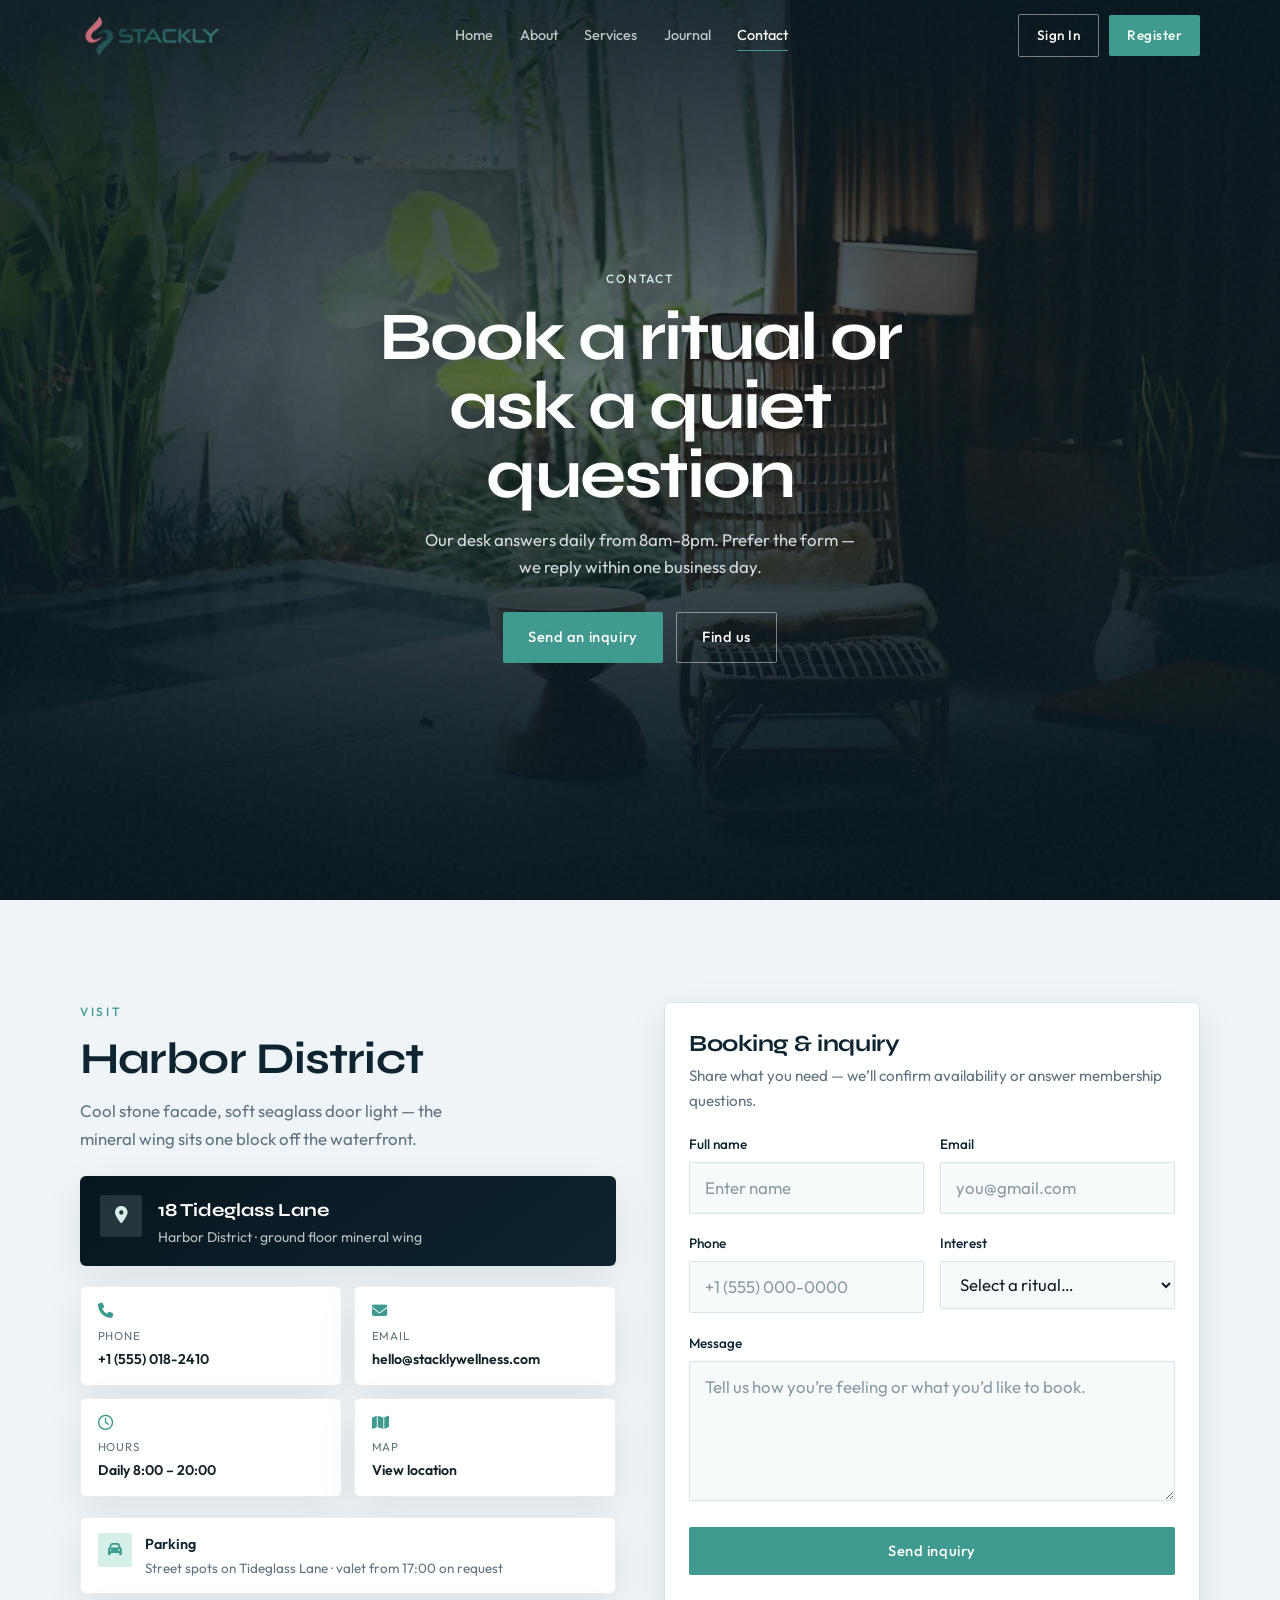
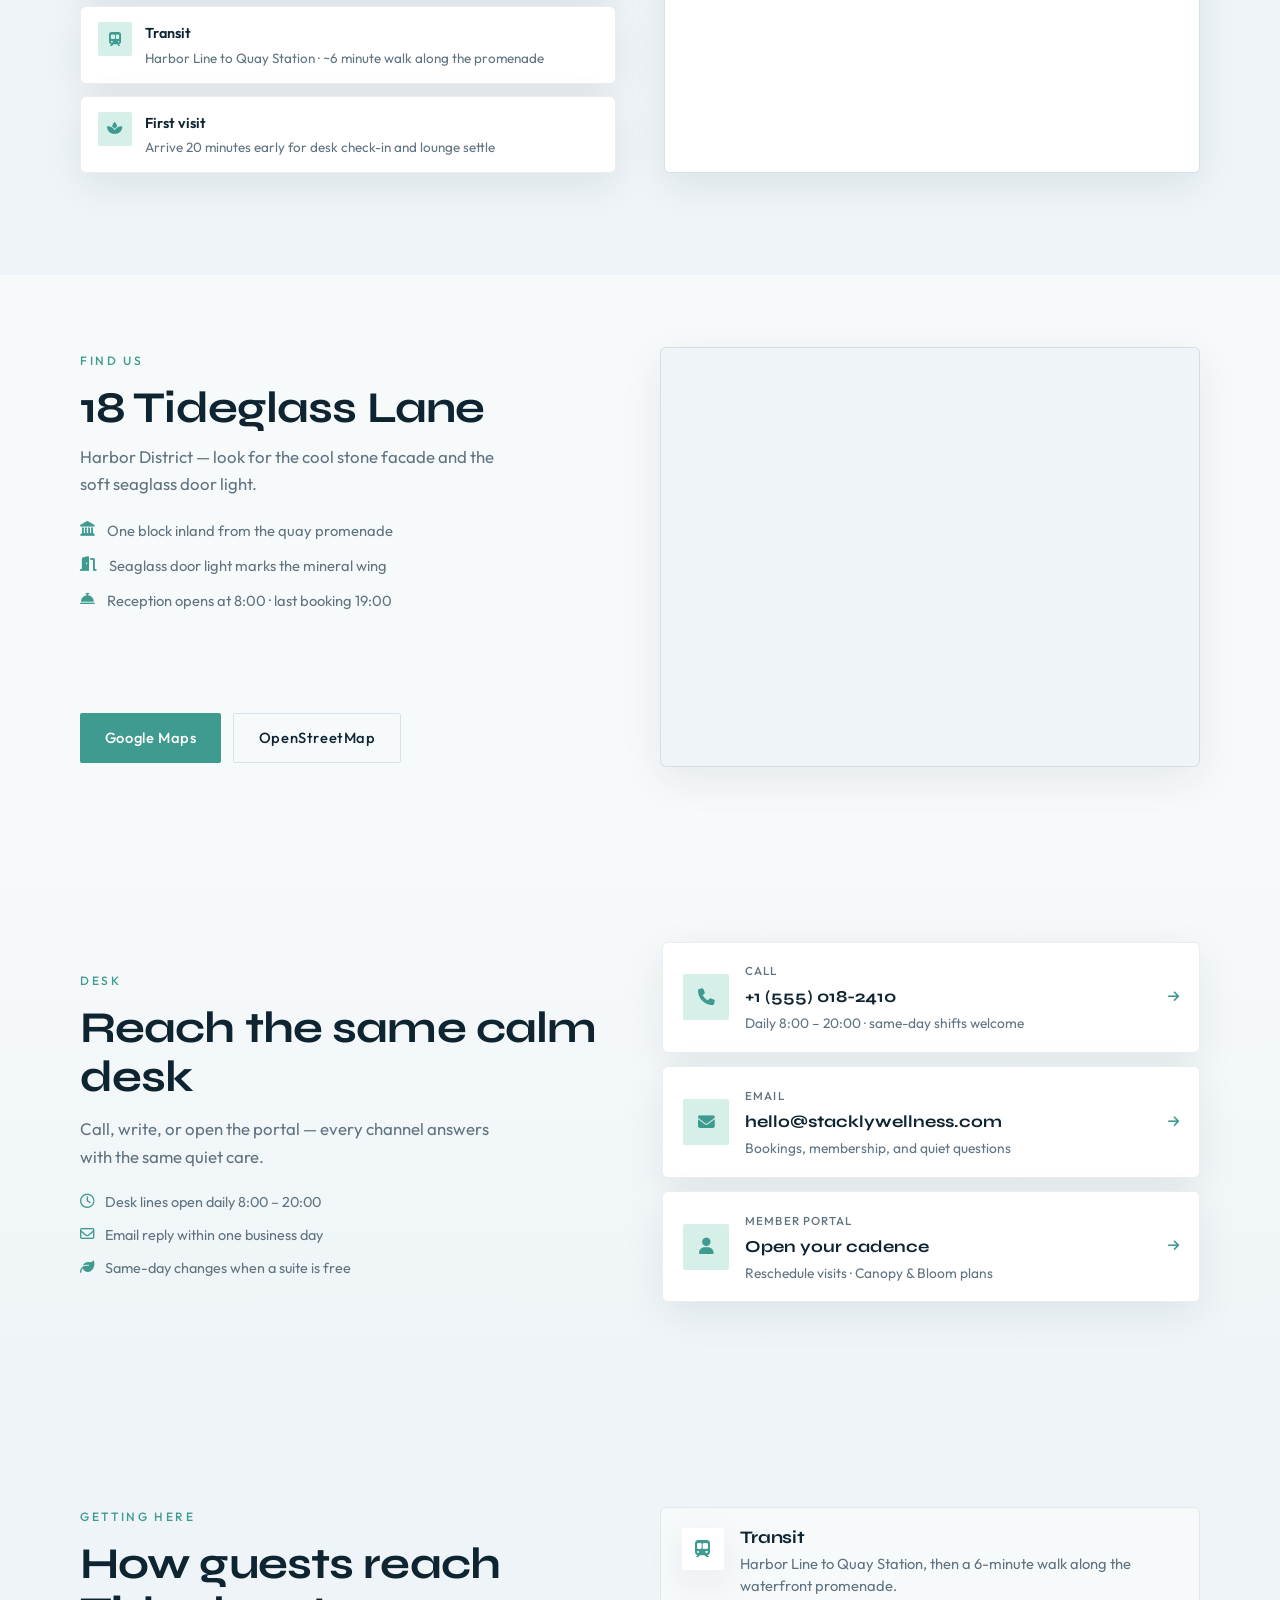
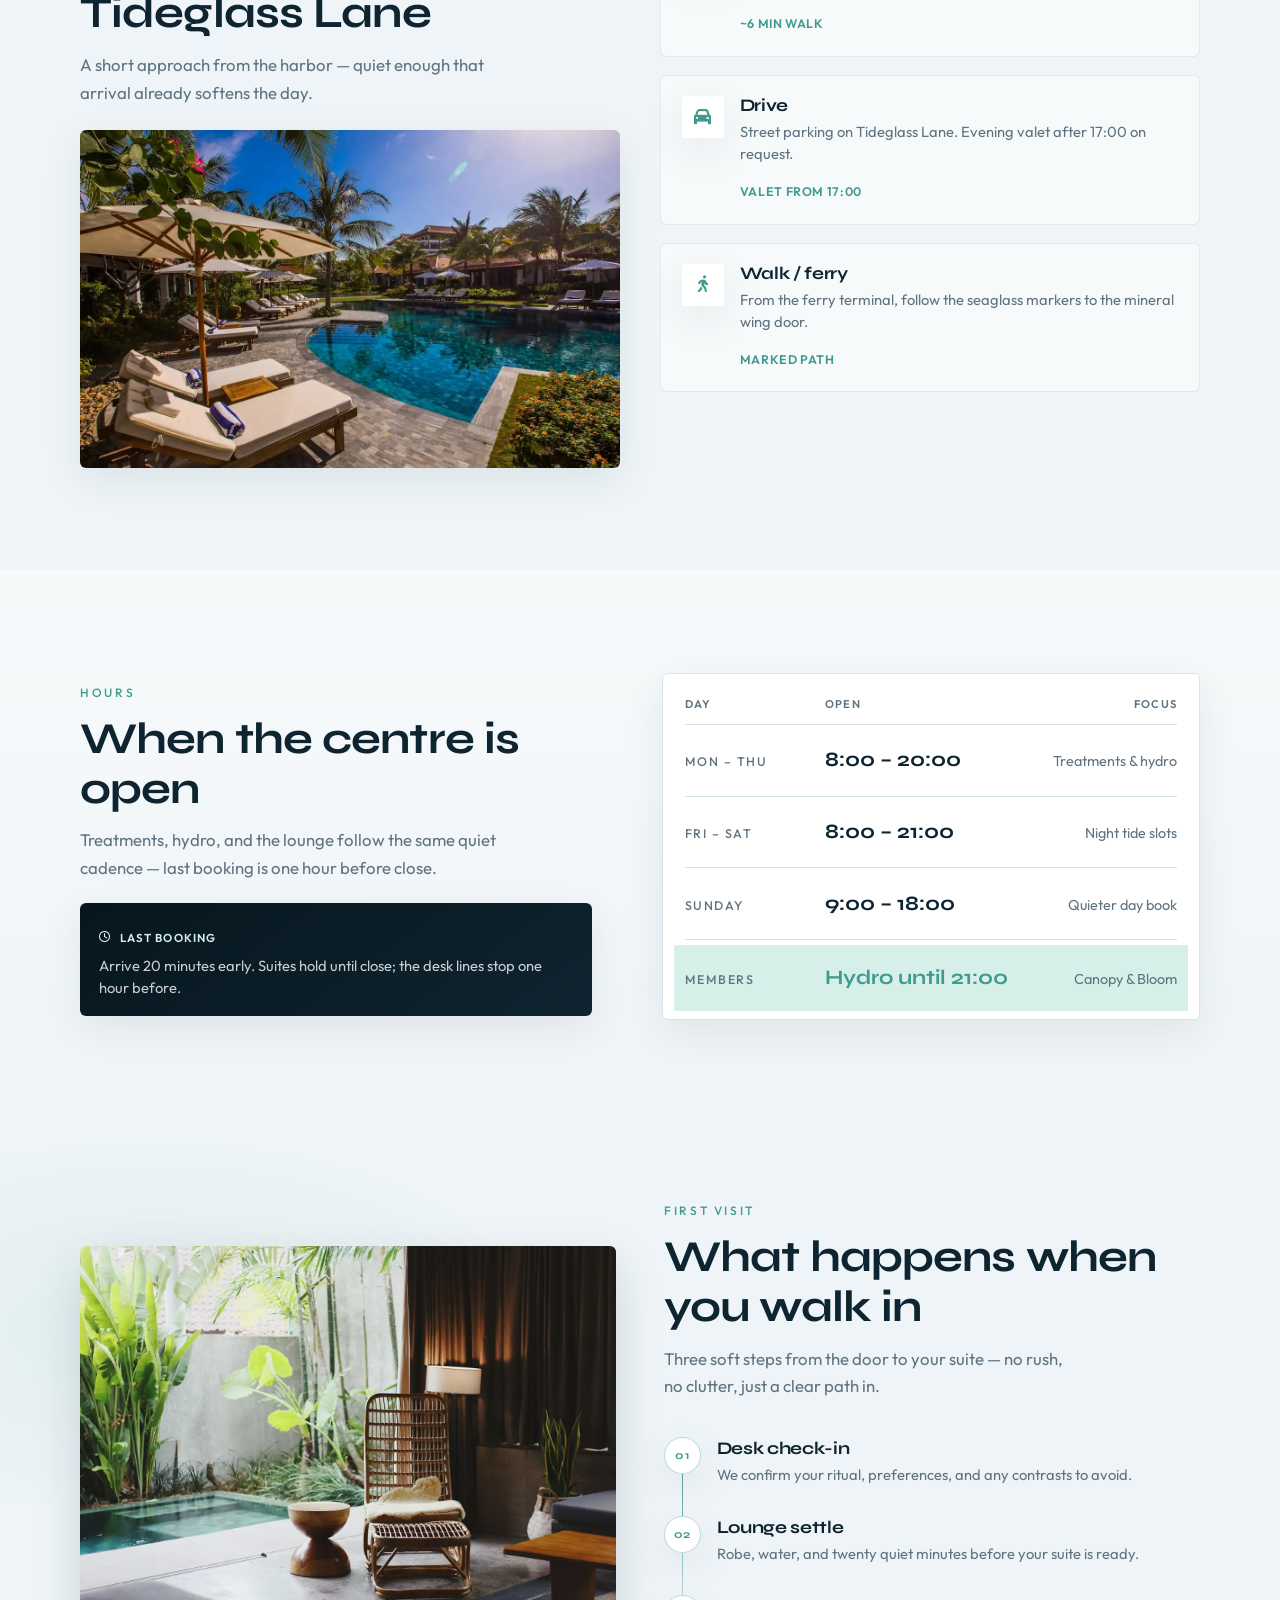
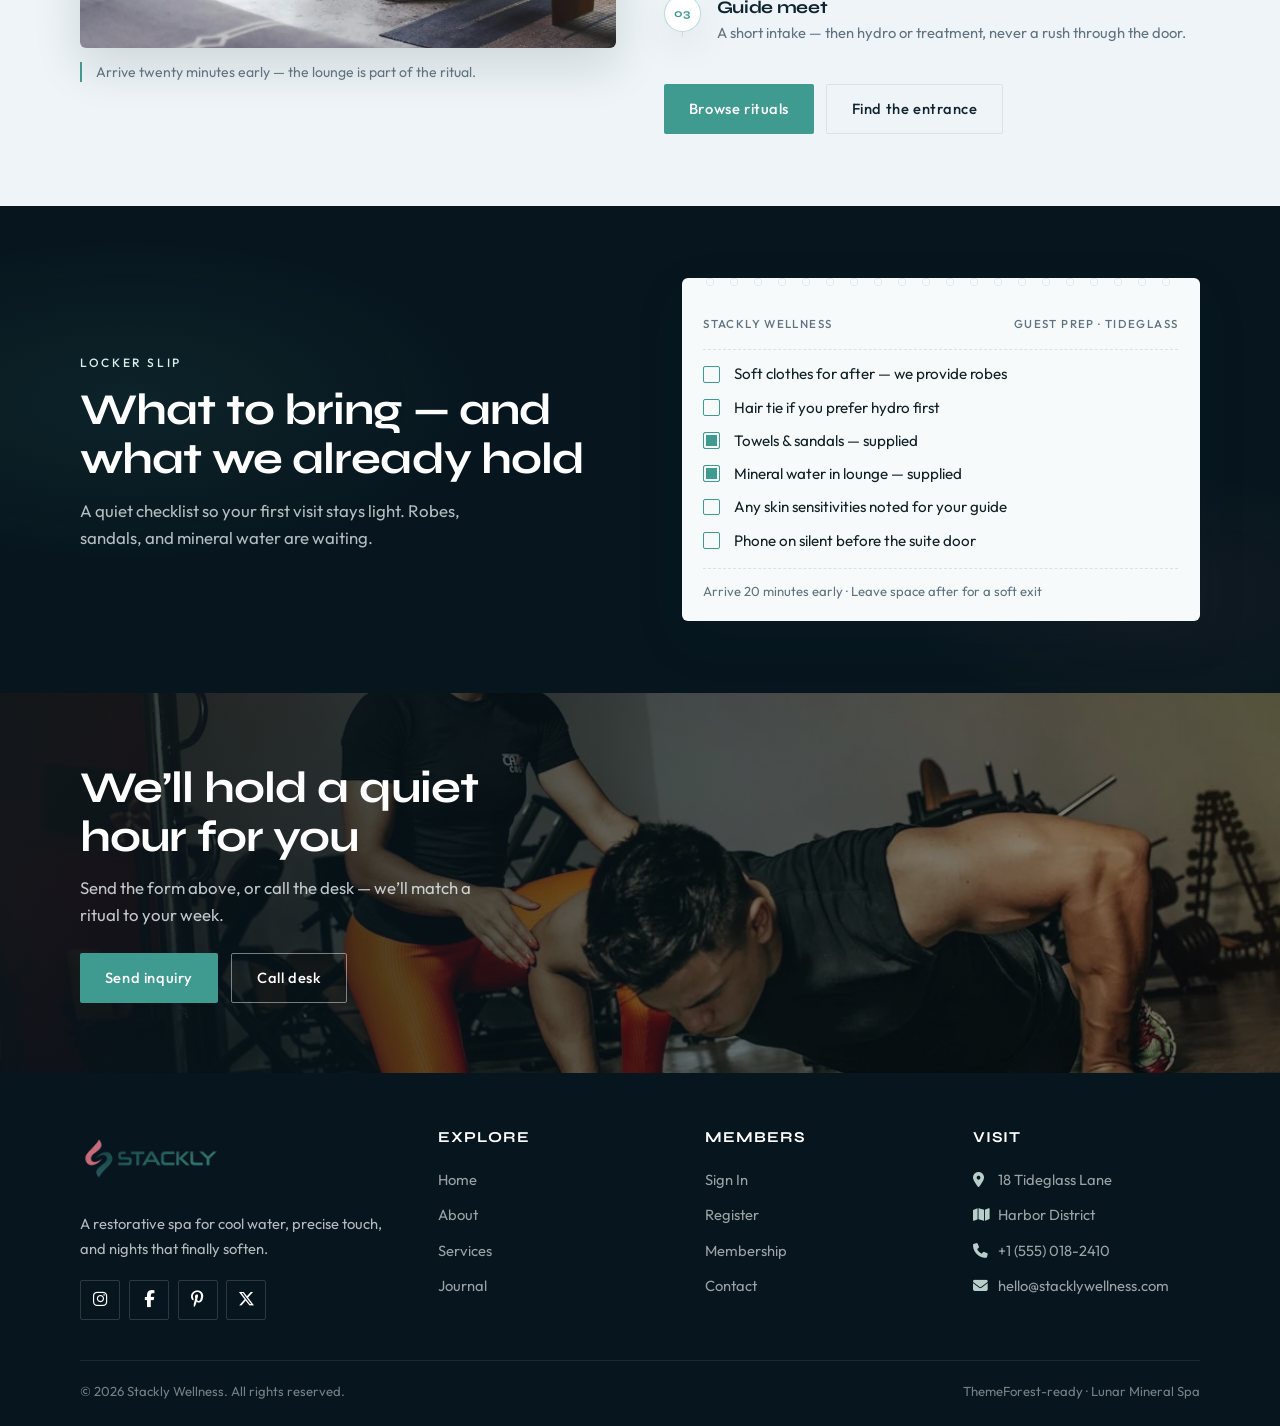
<file: contact.html>
<!DOCTYPE html>
<html lang="en">
<head>
  <meta charset="UTF-8">
  <meta name="viewport" content="width=device-width, initial-scale=1.0">
  <title>Contact | Book Stackly Wellness or Send an Inquiry</title>
  <meta name="description" content="Contact Stackly Wellness to book a ritual, ask about membership, or visit our harbor mineral spa at 18 Tideglass Lane.">
  <link rel="preconnect" href="https://fonts.googleapis.com">
  <link rel="preconnect" href="https://fonts.gstatic.com" crossorigin>
  <link href="https://fonts.googleapis.com/css2?family=Outfit:wght@300;400;500;600&family=Syne:wght@500;600;700;800&display=swap" rel="stylesheet">
  <link rel="stylesheet" href="https://cdnjs.cloudflare.com/ajax/libs/font-awesome/6.5.2/css/all.min.css">
  <link rel="stylesheet" href="https://unpkg.com/aos@2.3.4/dist/aos.css">
  <link rel="stylesheet" href="css/style.css">
</head>
<body>
  <div class="preloader" id="preloader" role="status" aria-label="Loading Stackly Wellness"><img src="Images/stackly-tide.webp" alt="" class="preloader__logo" width="184" height="48"><div class="preloader__bar" aria-hidden="true"><i></i></div></div>
  <header class="site-header">
    <div class="site-header__inner">
      <a href="index.html" class="brand" aria-label="Stackly Wellness home">
        <img src="Images/stackly-tide.webp" alt="Stackly" class="brand__logo" width="148" height="40">
      </a>
      <nav class="nav" aria-label="Primary">
        <a href="index.html">Home</a>
        <a href="about.html">About</a>
        <a href="services.html">Services</a>
        <a href="blogs.html">Journal</a>
        <a href="contact.html">Contact</a>
      </nav>
      <div class="header-actions">
        <a href="login.html" class="btn btn--outline">Sign In</a>
        <a href="register.html" class="btn btn--primary">Register</a>
        <button class="nav-toggle" type="button" aria-label="Open menu" aria-expanded="false" aria-controls="mobile-nav"><span></span><span></span><span></span></button>
      </div>
    </div>
  </header>
  <nav class="mobile-nav" id="mobile-nav" aria-label="Mobile">
    <a href="index.html">Home</a><a href="about.html">About</a><a href="services.html">Services</a><a href="blogs.html">Journal</a><a href="contact.html">Contact</a><a href="login.html">Sign In</a>
    <a href="register.html" class="btn btn--primary">Register</a>
  </nav>

  <main>
    <section class="page-hero" aria-label="Contact hero">
      <div class="page-hero__media">
        <img src="Images/wellness/contact-spa.webp" alt="Stackly Wellness reception with cool mineral finishes" width="1600" height="900">
      </div>
      <div class="page-hero__veil" aria-hidden="true"></div>
      <div class="page-hero__content">
        <p class="section-kicker page-hero__kicker">Contact</p>
        <h1>Book a ritual or ask a quiet question</h1>
        <p class="page-hero__support">Our desk answers daily from 8am–8pm. Prefer the form — we reply within one business day.</p>
        <div class="btn-group page-hero__actions">
          <a href="404.html" class="btn btn--primary">Send an inquiry</a>
          <a href="404.html" class="btn btn--ghost">Find us</a>
        </div>
      </div>
    </section>

    <section class="section contact-visit" id="contact-form" aria-label="Visit and inquiry">
      <div class="container contact-grid">
        <aside class="visit-place" data-aos="fade-right">
          <p class="section-kicker">Visit</p>
          <h2 class="section-title">Harbor District</h2>
          <p class="section-lead">Cool stone facade, soft seaglass door light — the mineral wing sits one block off the waterfront.</p>

          <div class="visit-place__pin">
            <span class="visit-place__mark" aria-hidden="true"><i class="fa-solid fa-location-dot"></i></span>
            <div>
              <strong>18 Tideglass Lane</strong>
              <p>Harbor District · ground floor mineral wing</p>
            </div>
          </div>

          <div class="visit-place__tiles">
            <a class="visit-tile" href="404.html">
              <i class="fa-solid fa-phone" aria-hidden="true"></i>
              <span>Phone</span>
              <strong>+1 (555) 018-2410</strong>
            </a>
            <a class="visit-tile" href="404.html">
              <i class="fa-solid fa-envelope" aria-hidden="true"></i>
              <span>Email</span>
              <strong>hello@stacklywellness.com</strong>
            </a>
            <div class="visit-tile">
              <i class="fa-regular fa-clock" aria-hidden="true"></i>
              <span>Hours</span>
              <strong>Daily 8:00 – 20:00</strong>
            </div>
            <a class="visit-tile" href="#contact-map">
              <i class="fa-solid fa-map" aria-hidden="true"></i>
              <span>Map</span>
              <strong>View location</strong>
            </a>
          </div>

          <div class="visit-place__extra">
           
            <ul class="visit-place__tips">
              <li>
                <i class="fa-solid fa-car" aria-hidden="true"></i>
                <div>
                  <strong>Parking</strong>
                  <p>Street spots on Tideglass Lane · valet from 17:00 on request</p>
                </div>
              </li>
              <li>
                <i class="fa-solid fa-train-subway" aria-hidden="true"></i>
                <div>
                  <strong>Transit</strong>
                  <p>Harbor Line to Quay Station · ~6 minute walk along the promenade</p>
                </div>
              </li>
              <li>
                <i class="fa-solid fa-spa" aria-hidden="true"></i>
                <div>
                  <strong>First visit</strong>
                  <p>Arrive 20 minutes early for desk check-in and lounge settle</p>
                </div>
              </li>
            </ul>
          </div>
        </aside>

        <div data-aos="fade-left">
          <div class="form-card">
            <h2 style="font-size:1.45rem;margin-bottom:0.35rem">Booking &amp; inquiry</h2>
            <p style="color:var(--muted);font-size:0.95rem;margin-bottom:1.25rem">Share what you need — we’ll confirm availability or answer membership questions.</p>
            <div class="form-success" role="status">Thank you. Your note is with the desk — we’ll reply shortly.</div>
            <form data-validate data-redirect="404.html" novalidate>
              <div class="form-row">
                <div class="form-group">
                  <label for="c-name">Full name</label>
                  <input type="text" id="c-name" name="name" required autocomplete="name" placeholder="Enter name">
                  <span class="form-error">Please enter your name.</span>
                </div>
                <div class="form-group">
                  <label for="c-email">Email</label>
                  <input type="email" id="c-email" name="email" required autocomplete="email" placeholder="you@gmail.com">
                  <span class="form-error">Enter a valid email.</span>
                </div>
              </div>
              <div class="form-row">
                <div class="form-group">
                  <label for="c-phone">Phone</label>
                  <input type="tel" id="c-phone" name="phone" required autocomplete="tel" placeholder="+1 (555) 000-0000">
                  <span class="form-error">Enter a valid phone number.</span>
                </div>
                <div class="form-group">
                  <label for="c-interest">Interest</label>
                  <select id="c-interest" name="interest" required>
                    <option value="">Select a ritual…</option>
                    <option>Massage</option>
                    <option>Hydro &amp; Heat</option>
                    <option>Facial</option>
                    <option>Mind Studio</option>
                    <option>Membership</option>
                    <option>Other</option>
                  </select>
                  <span class="form-error">Choose an interest.</span>
                </div>
              </div>
           
              <div class="form-group">
                <label for="c-message">Message</label>
                <textarea id="c-message" name="message" required placeholder="Tell us how you’re feeling or what you’d like to book."></textarea>
                <span class="form-error">Please add a short message.</span>
              </div>
              <button type="submit" class="btn btn--primary btn--block">Send inquiry</button>
            </form>
          </div>
        </div>
      </div>
    </section>

    <!-- Map -->
    <section class="contact-map" id="contact-map" aria-label="Location map">
      <div class="container contact-map__stage">
        <div class="contact-map__panel" data-aos="fade-right">
          <p class="section-kicker">Find us</p>
          <h2 class="section-title">18 Tideglass Lane</h2>
          <p class="section-lead">Harbor District — look for the cool stone facade and the soft seaglass door light.</p>
          <ul class="contact-map__cues">
            <li><i class="fa-solid fa-landmark" aria-hidden="true"></i> One block inland from the quay promenade</li>
            <li><i class="fa-solid fa-door-open" aria-hidden="true"></i> Seaglass door light marks the mineral wing</li>
            <li><i class="fa-solid fa-bell-concierge" aria-hidden="true"></i> Reception opens at 8:00 · last booking 19:00</li>
          </ul>
          <div class="contact-map__actions">
            <a class="btn btn--primary" href="404.html" rel="noopener noreferrer">Google Maps</a>
            <a class="btn btn--outline" href="404.html" rel="noopener noreferrer">OpenStreetMap</a>
          </div>
        </div>
        <div class="contact-map__frame" data-aos="fade-left">
          <iframe
            title="Stackly Wellness on the map — Harbor District"
            src="https://www.google.com/maps?q=37.7955,-122.3937&z=15&output=embed"
            loading="lazy"
            referrerpolicy="no-referrer-when-downgrade"
            allowfullscreen></iframe>
        </div>
      </div>
    </section>

    <!-- Desk channels -->
    <section class="section section--fog contact-channels" aria-label="Ways to reach us">
      <div class="container contact-channels__stage">
        <div class="contact-channels__intro" data-aos="fade-right">
          <p class="section-kicker">Desk</p>
          <h2 class="section-title">Reach the same calm desk</h2>
          <p class="section-lead">Call, write, or open the portal — every channel answers with the same quiet care.</p>
          <ul class="contact-channels__notes">
            <li><i class="fa-regular fa-clock" aria-hidden="true"></i> Desk lines open daily 8:00 – 20:00</li>
            <li><i class="fa-regular fa-envelope" aria-hidden="true"></i> Email reply within one business day</li>
            <li><i class="fa-solid fa-leaf" aria-hidden="true"></i> Same-day changes when a suite is free</li>
          </ul>
        </div>
        <div class="contact-channels__list" data-aos="fade-left">
          <a href="404.html" class="desk-line">
            <span class="desk-line__icon" aria-hidden="true"><i class="fa-solid fa-phone"></i></span>
            <span class="desk-line__body">
              <span class="desk-line__label">Call</span>
              <strong>+1 (555) 018-2410</strong>
              <em>Daily 8:00 – 20:00 · same-day shifts welcome</em>
            </span>
            <i class="fa-solid fa-arrow-right desk-line__go" aria-hidden="true"></i>
          </a>
          <a href="404.html" class="desk-line">
            <span class="desk-line__icon" aria-hidden="true"><i class="fa-solid fa-envelope"></i></span>
            <span class="desk-line__body">
              <span class="desk-line__label">Email</span>
              <strong>hello@stacklywellness.com</strong>
              <em>Bookings, membership, and quiet questions</em>
            </span>
            <i class="fa-solid fa-arrow-right desk-line__go" aria-hidden="true"></i>
          </a>
          <a href="404.html" class="desk-line">
            <span class="desk-line__icon" aria-hidden="true"><i class="fa-solid fa-user"></i></span>
            <span class="desk-line__body">
              <span class="desk-line__label">Member portal</span>
              <strong>Open your cadence</strong>
              <em>Reschedule visits · Canopy &amp; Bloom plans</em>
            </span>
            <i class="fa-solid fa-arrow-right desk-line__go" aria-hidden="true"></i>
          </a>
        </div>
      </div>
    </section>

    <!-- Getting here -->
    <section class="section contact-arrive" aria-label="Getting here">
      <div class="container">
        <div class="contact-arrive__layout">
          <div class="contact-arrive__copy" data-aos="fade-right">
            <p class="section-kicker">Getting here</p>
            <h2 class="section-title">How guests reach Tideglass Lane</h2>
            <p class="section-lead">A short approach from the harbor — quiet enough that arrival already softens the day.</p>
            <figure class="contact-arrive__media">
              <img src="Images/wellness/about-wellness.webp" alt="Evening approach to the Stackly Wellness lounge" width="1400" height="560">
            </figure>
          </div>
          <div class="contact-arrive__ways" data-aos="fade-left">
            <article class="arrive-card">
              <span class="arrive-card__icon" aria-hidden="true"><i class="fa-solid fa-train-subway"></i></span>
              <div>
                <h3>Transit</h3>
                <p>Harbor Line to Quay Station, then a 6-minute walk along the waterfront promenade.</p>
                <span class="arrive-card__meta">~6 min walk</span>
              </div>
            </article>
            <article class="arrive-card">
              <span class="arrive-card__icon" aria-hidden="true"><i class="fa-solid fa-car"></i></span>
              <div>
                <h3>Drive</h3>
                <p>Street parking on Tideglass Lane. Evening valet after 17:00 on request.</p>
                <span class="arrive-card__meta">Valet from 17:00</span>
              </div>
            </article>
            <article class="arrive-card">
              <span class="arrive-card__icon" aria-hidden="true"><i class="fa-solid fa-person-walking"></i></span>
              <div>
                <h3>Walk / ferry</h3>
                <p>From the ferry terminal, follow the seaglass markers to the mineral wing door.</p>
                <span class="arrive-card__meta">Marked path</span>
              </div>
            </article>
          </div>
        </div>
      </div>
    </section>

    <!-- Hours board -->
    <section class="section section--fog contact-hours" aria-label="Weekly hours">
      <div class="container contact-hours__stage">
        <div class="contact-hours__head" data-aos="fade-right">
          <p class="section-kicker">Hours</p>
          <h2 class="section-title">When the centre is open</h2>
          <p class="section-lead">Treatments, hydro, and the lounge follow the same quiet cadence — last booking is one hour before close.</p>
          <div class="contact-hours__aside">
            <span class="contact-hours__badge"><i class="fa-regular fa-clock" aria-hidden="true"></i> Last booking</span>
            <p>Arrive 20 minutes early. Suites hold until close; the desk lines stop one hour before.</p>
          </div>
        </div>
        <div class="contact-hours__board" data-aos="fade-left">
          <header class="contact-hours__board-head">
            <span>Day</span>
            <span>Open</span>
            <span>Focus</span>
          </header>
          <div class="hours-row">
            <span>Mon – Thu</span>
            <strong>8:00 – 20:00</strong>
            <em>Treatments &amp; hydro</em>
          </div>
          <div class="hours-row">
            <span>Fri – Sat</span>
            <strong>8:00 – 21:00</strong>
            <em>Night tide slots</em>
          </div>
          <div class="hours-row">
            <span>Sunday</span>
            <strong>9:00 – 18:00</strong>
            <em>Quieter day book</em>
          </div>
          <div class="hours-row hours-row--note">
            <span>Members</span>
            <strong>Hydro until 21:00</strong>
            <em>Canopy &amp; Bloom</em>
          </div>
        </div>
      </div>
    </section>

    <!-- First visit -->
    <section class="contact-first" aria-label="First visit">
      <div class="container contact-first__inner">
        <div class="contact-first__visual" data-aos="fade-right">
          <figure class="contact-first__media">
            <img src="Images/wellness/contact-spa.webp" alt="Treatment suite prepared for a first visit" width="800" height="600">
          </figure>
          <p class="contact-first__caption">Arrive twenty minutes early — the lounge is part of the ritual.</p>
        </div>
        <div class="contact-first__copy" data-aos="fade-left">
          <p class="section-kicker">First visit</p>
          <h2 class="section-title">What happens when you walk in</h2>
          <p class="section-lead">Three soft steps from the door to your suite — no rush, no clutter, just a clear path in.</p>
          <ol class="contact-first__steps">
            <li>
              <span class="contact-first__num" aria-hidden="true">01</span>
              <div>
                <h3>Desk check-in</h3>
                <p>We confirm your ritual, preferences, and any contrasts to avoid.</p>
              </div>
            </li>
            <li>
              <span class="contact-first__num" aria-hidden="true">02</span>
              <div>
                <h3>Lounge settle</h3>
                <p>Robe, water, and twenty quiet minutes before your suite is ready.</p>
              </div>
            </li>
            <li>
              <span class="contact-first__num" aria-hidden="true">03</span>
              <div>
                <h3>Guide meet</h3>
                <p>A short intake — then hydro or treatment, never a rush through the door.</p>
              </div>
            </li>
          </ol>
          <div class="contact-first__actions">
            <a href="404.html" class="btn btn--primary">Browse rituals</a>
            <a href="404.html" class="btn btn--outline">Find the entrance</a>
          </div>
        </div>
      </div>
    </section>

    <!-- Locker slip — what to bring -->
    <section class="contact-slip" aria-label="What to bring">
      <div class="container contact-slip__stage">
        <div class="contact-slip__intro" data-aos="fade-right">
          <p class="section-kicker">Locker slip</p>
          <h2 class="section-title">What to bring — and what we already hold</h2>
          <p class="section-lead">A quiet checklist so your first visit stays light. Robes, sandals, and mineral water are waiting.</p>
        </div>
        <div class="contact-slip__sheet" data-aos="fade-left">
          <header class="contact-slip__meta">
            <span>Stackly Wellness</span>
            <span>Guest prep · Tideglass</span>
          </header>
          <ul class="contact-slip__checks">
            <li><span class="contact-slip__box" aria-hidden="true"></span> Soft clothes for after — we provide robes</li>
            <li><span class="contact-slip__box" aria-hidden="true"></span> Hair tie if you prefer hydro first</li>
            <li><span class="contact-slip__box is-done" aria-hidden="true"></span> Towels &amp; sandals — supplied</li>
            <li><span class="contact-slip__box is-done" aria-hidden="true"></span> Mineral water in lounge — supplied</li>
            <li><span class="contact-slip__box" aria-hidden="true"></span> Any skin sensitivities noted for your guide</li>
            <li><span class="contact-slip__box" aria-hidden="true"></span> Phone on silent before the suite door</li>
          </ul>
          <footer class="contact-slip__foot">
            <p>Arrive 20 minutes early · Leave space after for a soft exit</p>
          </footer>
        </div>
      </div>
    </section>

    <section class="cta-band" aria-label="Book your visit">
      <div class="cta-band__media">
        <img src="Images/wellness/membership.webp" alt="Membership lounge overlooking the mineral wing" width="1600" height="900">
      </div>
      <div class="cta-band__veil" aria-hidden="true"></div>
      <div class="cta-band__content" data-aos="fade-up">
        <h2>We’ll hold a quiet hour for you</h2>
        <p>Send the form above, or call the desk — we’ll match a ritual to your week.</p>
        <div class="btn-group">
          <a href="404.html" class="btn btn--primary">Send inquiry</a>
          <a href="404.html" class="btn btn--ghost">Call desk</a>
        </div>
      </div>
    </section>
  </main>

  <footer class="site-footer">
    <div class="container footer-grid">
      <div class="footer-about">
        <a href="index.html" class="brand"><img src="Images/stackly-tide.webp" alt="Stackly" class="brand__logo" width="148" height="40"></a>
        <p>A restorative spa for cool water, precise touch, and nights that finally soften.</p>
        <div class="footer-social">
          <a href="404.html" aria-label="Instagram"><i class="fa-brands fa-instagram"></i></a>
          <a href="404.html" aria-label="Facebook"><i class="fa-brands fa-facebook-f"></i></a>
          <a href="404.html" aria-label="Pinterest"><i class="fa-brands fa-pinterest-p"></i></a>
          <a href="404.html" aria-label="Twitter"><i class="fa-brands fa-x-twitter"></i></a>
        </div>
      </div>
      <div class="footer-col"><h4>Explore</h4><a href="index.html">Home</a><a href="about.html">About</a><a href="services.html">Services</a><a href="blogs.html">Journal</a></div>
      <div class="footer-col"><h4>Members</h4><a href="login.html">Sign In</a><a href="register.html">Register</a><a href="404.html">Membership</a><a href="contact.html">Contact</a></div>
      <div class="footer-col footer-col--visit"><h4>Visit</h4><a href="404.html"><i class="fa-solid fa-location-dot" aria-hidden="true"></i> 18 Tideglass Lane</a><a href="404.html"><i class="fa-solid fa-map" aria-hidden="true"></i> Harbor District</a><a href="404.html"><i class="fa-solid fa-phone" aria-hidden="true"></i> +1 (555) 018-2410</a><a href="404.html"><i class="fa-solid fa-envelope" aria-hidden="true"></i> hello@stacklywellness.com</a></div>
    </div>
    <div class="container footer-bottom"><span>&copy; 2026 Stackly Wellness. All rights reserved.</span><span>ThemeForest-ready · Lunar Mineral Spa</span></div>
  </footer>

  <script src="https://unpkg.com/aos@2.3.4/dist/aos.js"></script>
  <script src="js/preloader.js"></script>
  <script src="js/main.js"></script>
</body>
</html>
</file>
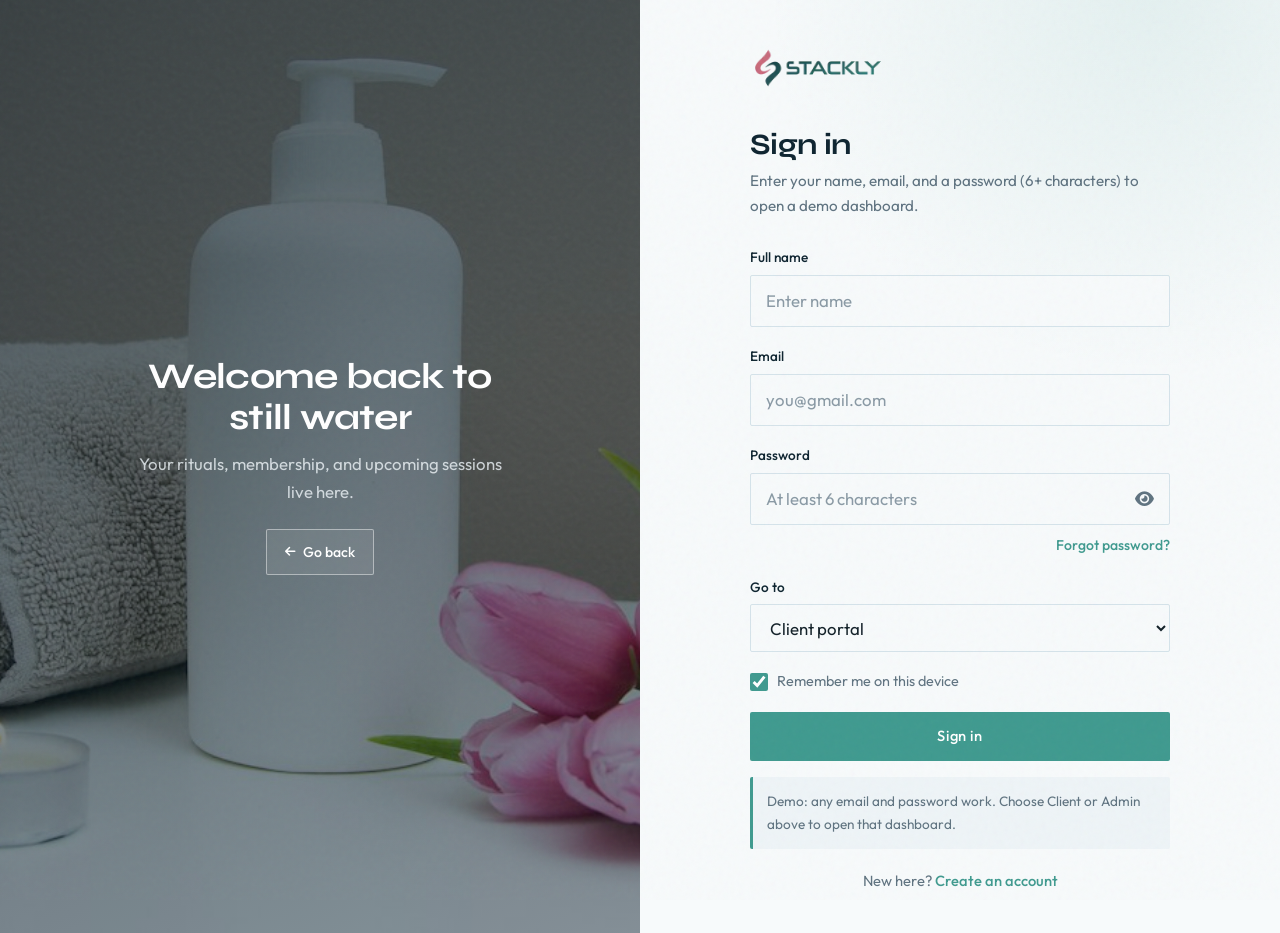
<file: login.html>
<!DOCTYPE html>
<html lang="en">
<head>
  <meta charset="UTF-8">
  <meta name="viewport" content="width=device-width, initial-scale=1.0">
  <title>Sign In | Stackly Wellness Member Access</title>
  <meta name="description" content="Sign in to your Stackly Wellness member portal to manage bookings, membership, and visits.">
  <link rel="preconnect" href="https://fonts.googleapis.com">
  <link rel="preconnect" href="https://fonts.gstatic.com" crossorigin>
  <link href="https://fonts.googleapis.com/css2?family=Outfit:wght@300;400;500;600&family=Syne:wght@500;600;700;800&display=swap" rel="stylesheet">
  <link rel="stylesheet" href="https://cdnjs.cloudflare.com/ajax/libs/font-awesome/6.5.2/css/all.min.css">
  <link rel="stylesheet" href="css/style.css">
</head>
<body>
  <div class="preloader" id="preloader" role="status" aria-label="Loading Stackly Wellness"><img src="Images/stackly-tide.webp" alt="" class="preloader__logo" width="184" height="48"><div class="preloader__bar" aria-hidden="true"><i></i></div></div>
  <div class="auth-page">
    <aside class="auth-visual">
      <img src="Images/wellness/auth-wellness.webp" alt="Quiet spa corridor with mineral stone and soft mist light" width="1000" height="1400">
      <div class="auth-visual__veil" aria-hidden="true"></div>
      <div class="auth-visual__copy">
        <h2>Welcome back to still water</h2>
        <p>Your rituals, membership, and upcoming sessions live here.</p>
        <a href="index.html" class="auth-back auth-back--visual"><i class="fa-solid fa-arrow-left" aria-hidden="true"></i> Go back</a>
      </div>
    </aside>

    <div class="auth-panel">
      <div class="auth-panel__inner">
        <a href="index.html" class="brand">
          <img src="Images/stackly-tide.webp" alt="Stackly" class="brand__logo" width="148" height="40">
        </a>
        <h1>Sign in</h1>
        <p class="auth-lead">Enter your name, email, and a password (6+ characters) to open a demo dashboard.</p>

        <form id="login-form" novalidate>
          <div class="form-success" role="status">Signed in. Opening your dashboard…</div>
          <div class="form-group">
            <label for="login-name">Full name</label>
            <input type="text" id="login-name" name="name" required autocomplete="name" placeholder="Enter name">
            <span class="form-error">Please enter your name.</span>
          </div>
          <div class="form-group">
            <label for="login-email">Email</label>
            <input type="email" id="login-email" name="email" required autocomplete="email" placeholder="you@gmail.com">
            <span class="form-error">Enter a valid email.</span>
          </div>
          <div class="form-group">
            <label for="login-password">Password</label>
            <div class="password-field">
              <input type="password" id="login-password" name="password" required autocomplete="current-password" data-password minlength="6" placeholder="At least 6 characters">
              <button type="button" class="password-toggle" data-password-toggle aria-label="Show password"><i class="fa-solid fa-eye"></i></button>
            </div>
            <a href="404.html" class="forgot-password">Forgot password?</a>
            <span class="form-error">Use at least 6 characters.</span>
          </div>
          <div class="form-group">
            <label for="login-role">Go to</label>
            <select id="login-role" name="role">
              <option value="client">Client portal</option>
              <option value="admin">Admin dashboard</option>
            </select>
          </div>
          <label class="form-check">
            <input type="checkbox" name="remember" checked>
            Remember me on this device
          </label>
          <button type="submit" class="btn btn--primary btn--block">Sign in</button>
          <p class="form-note">Demo: any email and password work. Choose Client or Admin above to open that dashboard.</p>
          <p class="form-footer">New here? <a href="register.html">Create an account</a></p>
        </form>
      </div>
    </div>
  </div>

  <script src="js/preloader.js"></script>
  <script src="js/main.js"></script>
  <script src="js/auth.js"></script>
</body>
</html>
</file>
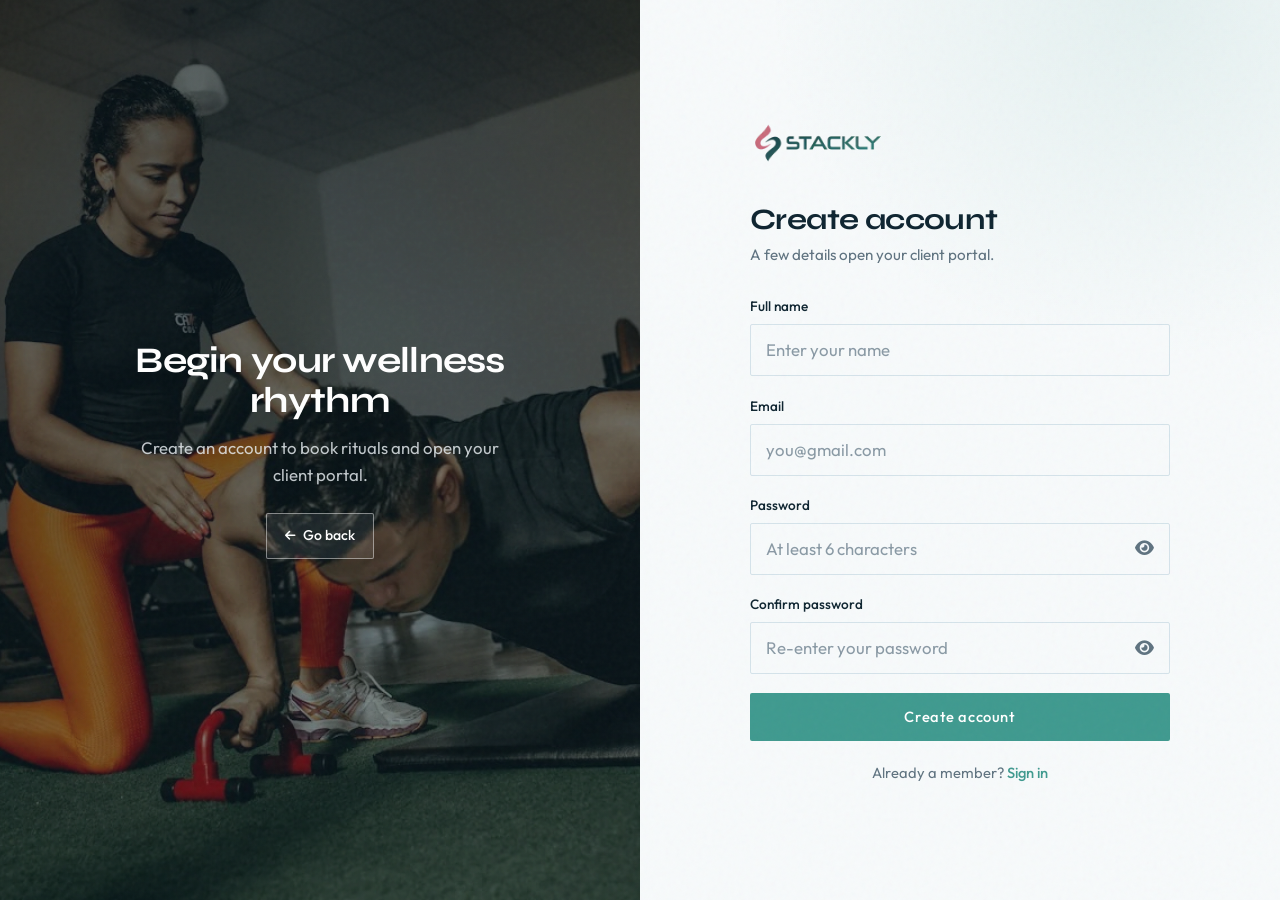
<file: register.html>
<!DOCTYPE html>
<html lang="en">
<head>
  <meta charset="UTF-8">
  <meta name="viewport" content="width=device-width, initial-scale=1.0">
  <title>Register | Join Stackly Wellness Membership</title>
  <meta name="description" content="Create a Stackly Wellness account, choose Seed, Bloom, or Canopy membership, and begin your mineral recovery rhythm.">
  <link rel="preconnect" href="https://fonts.googleapis.com">
  <link rel="preconnect" href="https://fonts.gstatic.com" crossorigin>
  <link href="https://fonts.googleapis.com/css2?family=Outfit:wght@300;400;500;600&family=Syne:wght@500;600;700;800&display=swap" rel="stylesheet">
  <link rel="stylesheet" href="https://cdnjs.cloudflare.com/ajax/libs/font-awesome/6.5.2/css/all.min.css">
  <link rel="stylesheet" href="css/style.css">
</head>
<body>
  <div class="preloader" id="preloader" role="status" aria-label="Loading Stackly Wellness"><img src="Images/stackly-tide.webp" alt="" class="preloader__logo" width="184" height="48"><div class="preloader__bar" aria-hidden="true"><i></i></div></div>
  <div class="auth-page">
    <aside class="auth-visual">
      <img src="Images/wellness/membership.webp" alt="Membership lounge overlooking cool mineral water" width="1000" height="1400">
      <div class="auth-visual__veil" aria-hidden="true"></div>
      <div class="auth-visual__copy">
        <h2>Begin your wellness rhythm</h2>
        <p>Create an account to book rituals and open your client portal.</p>
        <a href="index.html" class="auth-back auth-back--visual"><i class="fa-solid fa-arrow-left" aria-hidden="true"></i> Go back</a>
      </div>
    </aside>

    <div class="auth-panel">
      <div class="auth-panel__inner">
        <a href="index.html" class="brand">
          <img src="Images/stackly-tide.webp" alt="Stackly" class="brand__logo" width="148" height="40">
        </a>
        <h1>Create account</h1>
        <p class="auth-lead">A few details open your client portal.</p>

        <form id="register-form" novalidate>
          <div class="form-success" role="status">Account created. Taking you to sign in…</div>
          <div class="form-group">
            <label for="reg-name">Full name</label>
            <input type="text" id="reg-name" name="name" required autocomplete="name" placeholder="Enter your name">
            <span class="form-error">Please enter your name.</span>
          </div>
          <div class="form-group">
            <label for="reg-email">Email</label>
            <input type="email" id="reg-email" name="email" required autocomplete="email" placeholder="you@gmail.com">
            <span class="form-error">Enter a valid email.</span>
          </div>
          <div class="form-group">
            <label for="reg-password">Password</label>
            <div class="password-field">
              <input type="password" id="reg-password" name="password" required autocomplete="new-password" data-password minlength="6" placeholder="At least 6 characters">
              <button type="button" class="password-toggle" data-password-toggle aria-label="Show password"><i class="fa-solid fa-eye"></i></button>
            </div>
            <span class="form-error">Use at least 6 characters.</span>
          </div>
          <div class="form-group">
            <label for="reg-confirm">Confirm password</label>
            <div class="password-field">
              <input type="password" id="reg-confirm" name="confirm" required autocomplete="new-password" data-confirm placeholder="Re-enter your password">
              <button type="button" class="password-toggle" data-password-toggle aria-label="Show password"><i class="fa-solid fa-eye"></i></button>
            </div>
            <span class="form-error">Passwords must match.</span>
          </div>
          <button type="submit" class="btn btn--primary btn--block">Create account</button>
          <p class="form-footer">Already a member? <a href="login.html">Sign in</a></p>
        </form>
      </div>
    </div>
  </div>

  <script src="js/preloader.js"></script>
  <script src="js/main.js"></script>
  <script src="js/auth.js"></script>
</body>
</html>
</file>
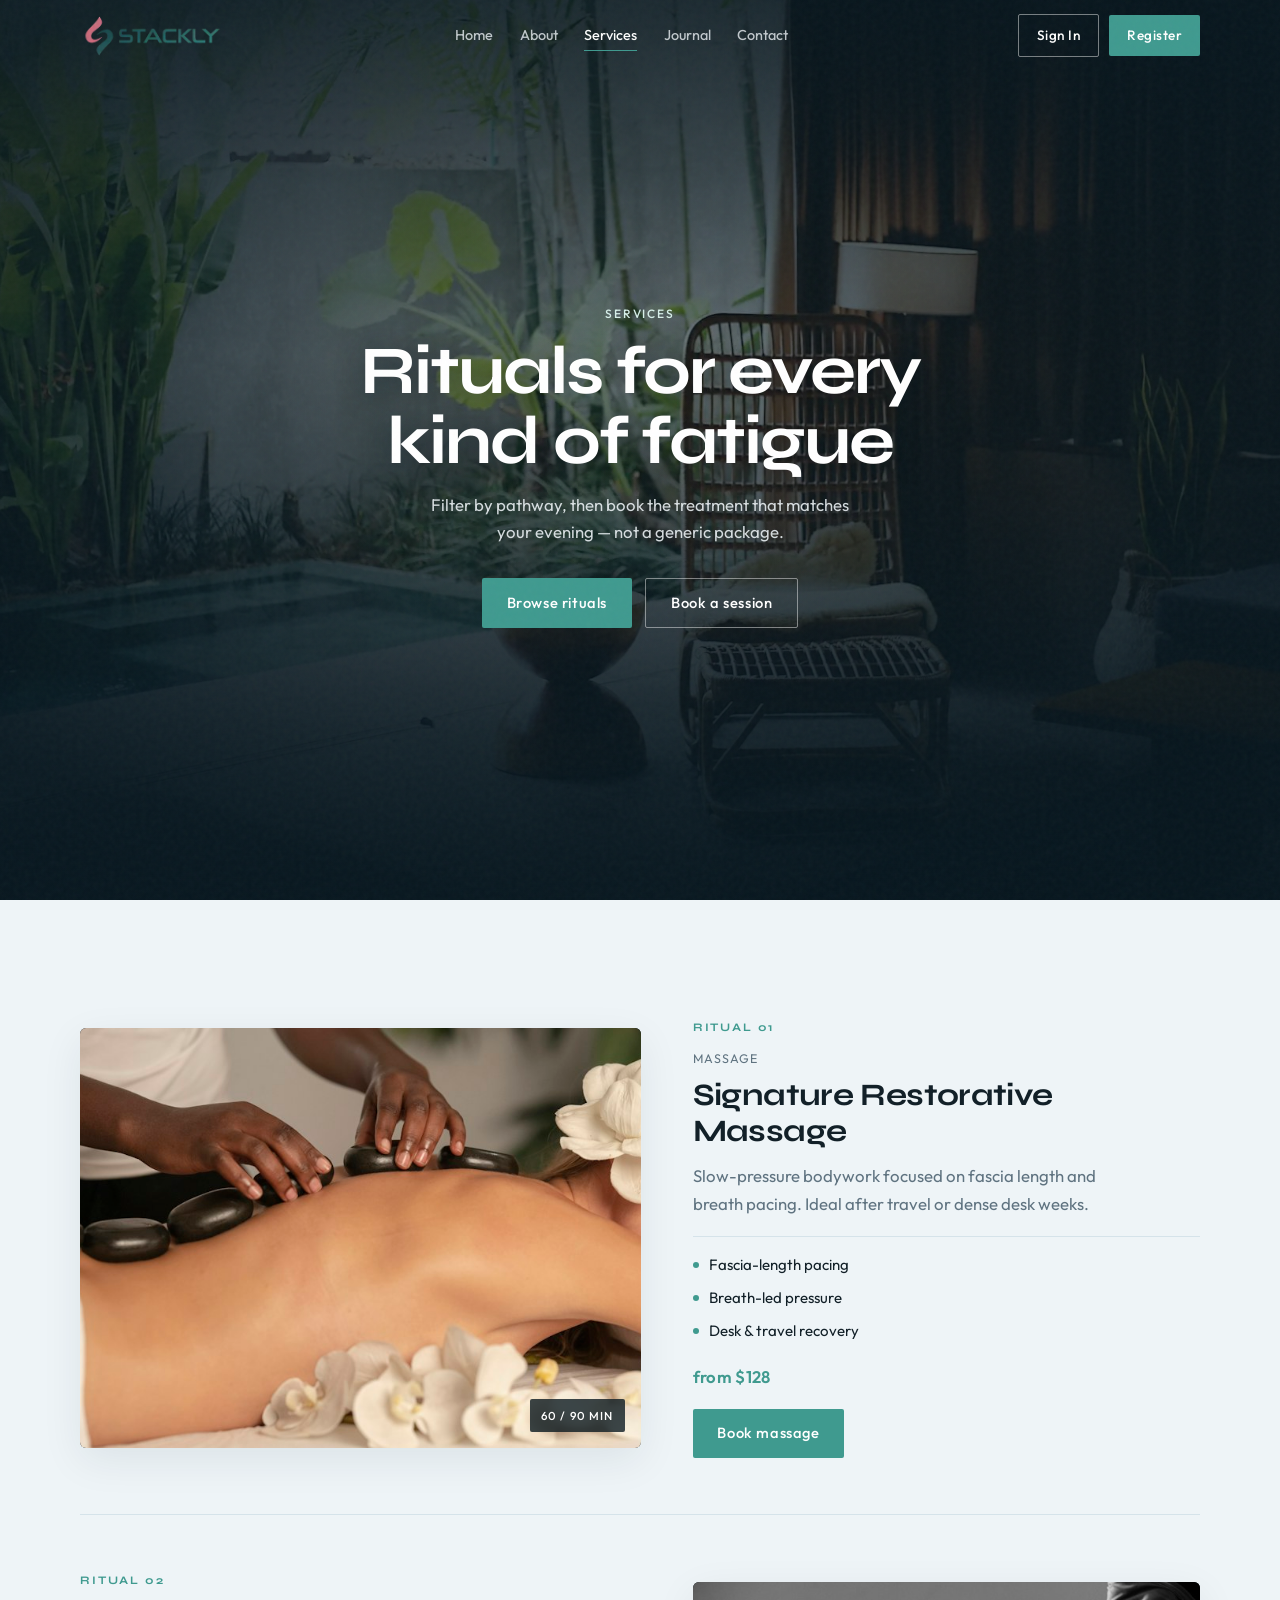
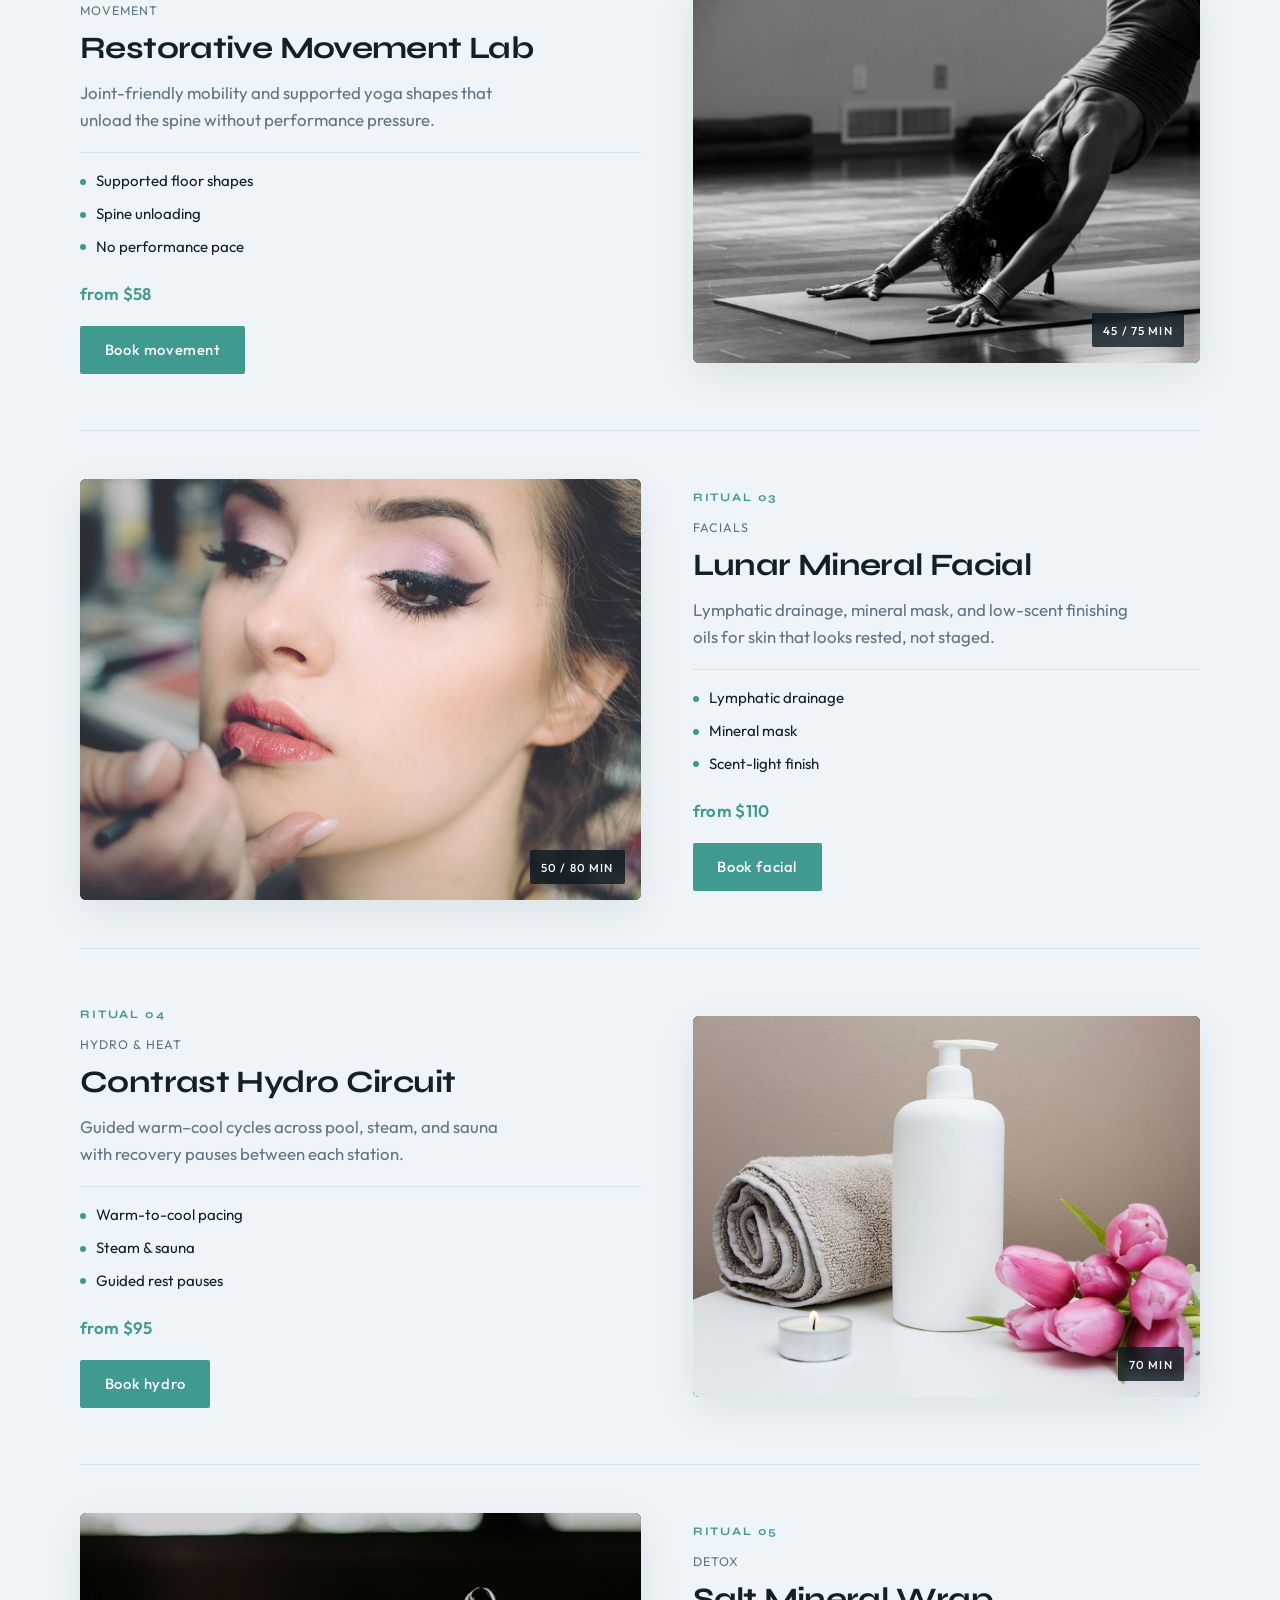
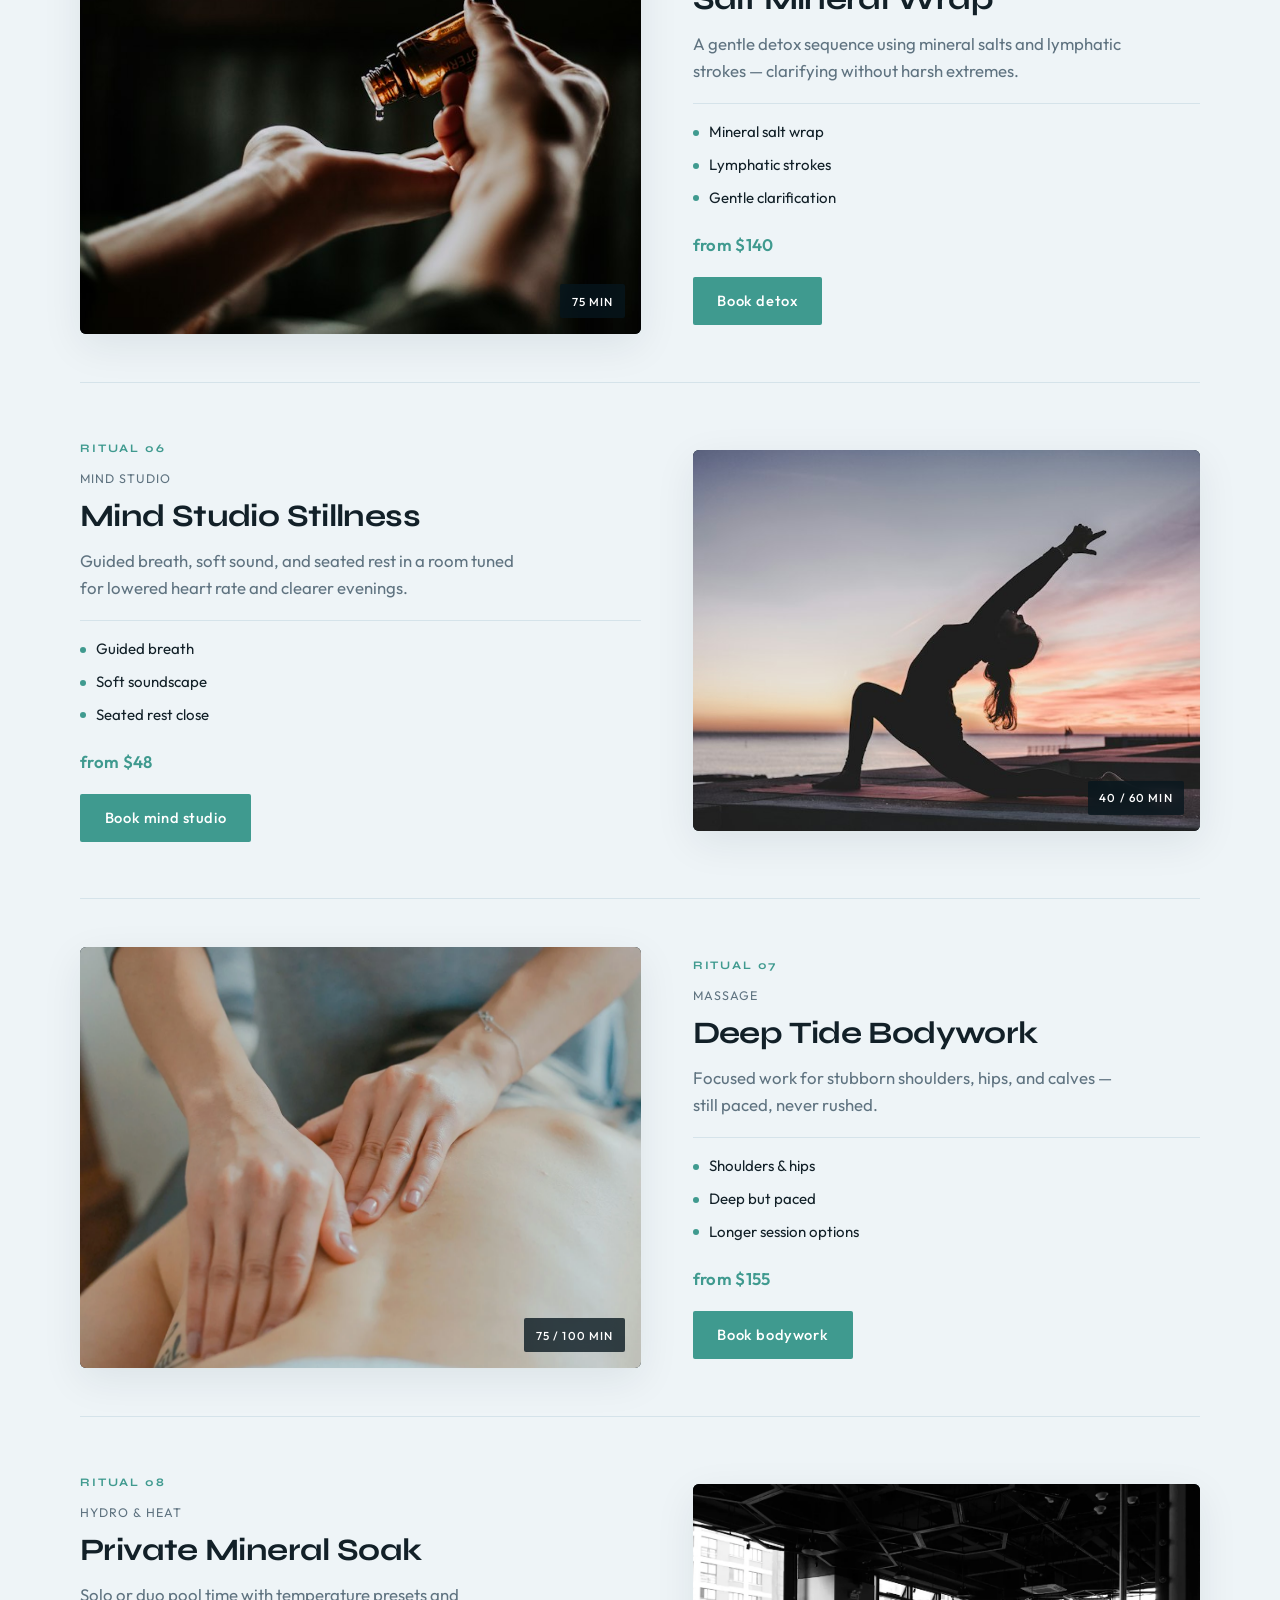
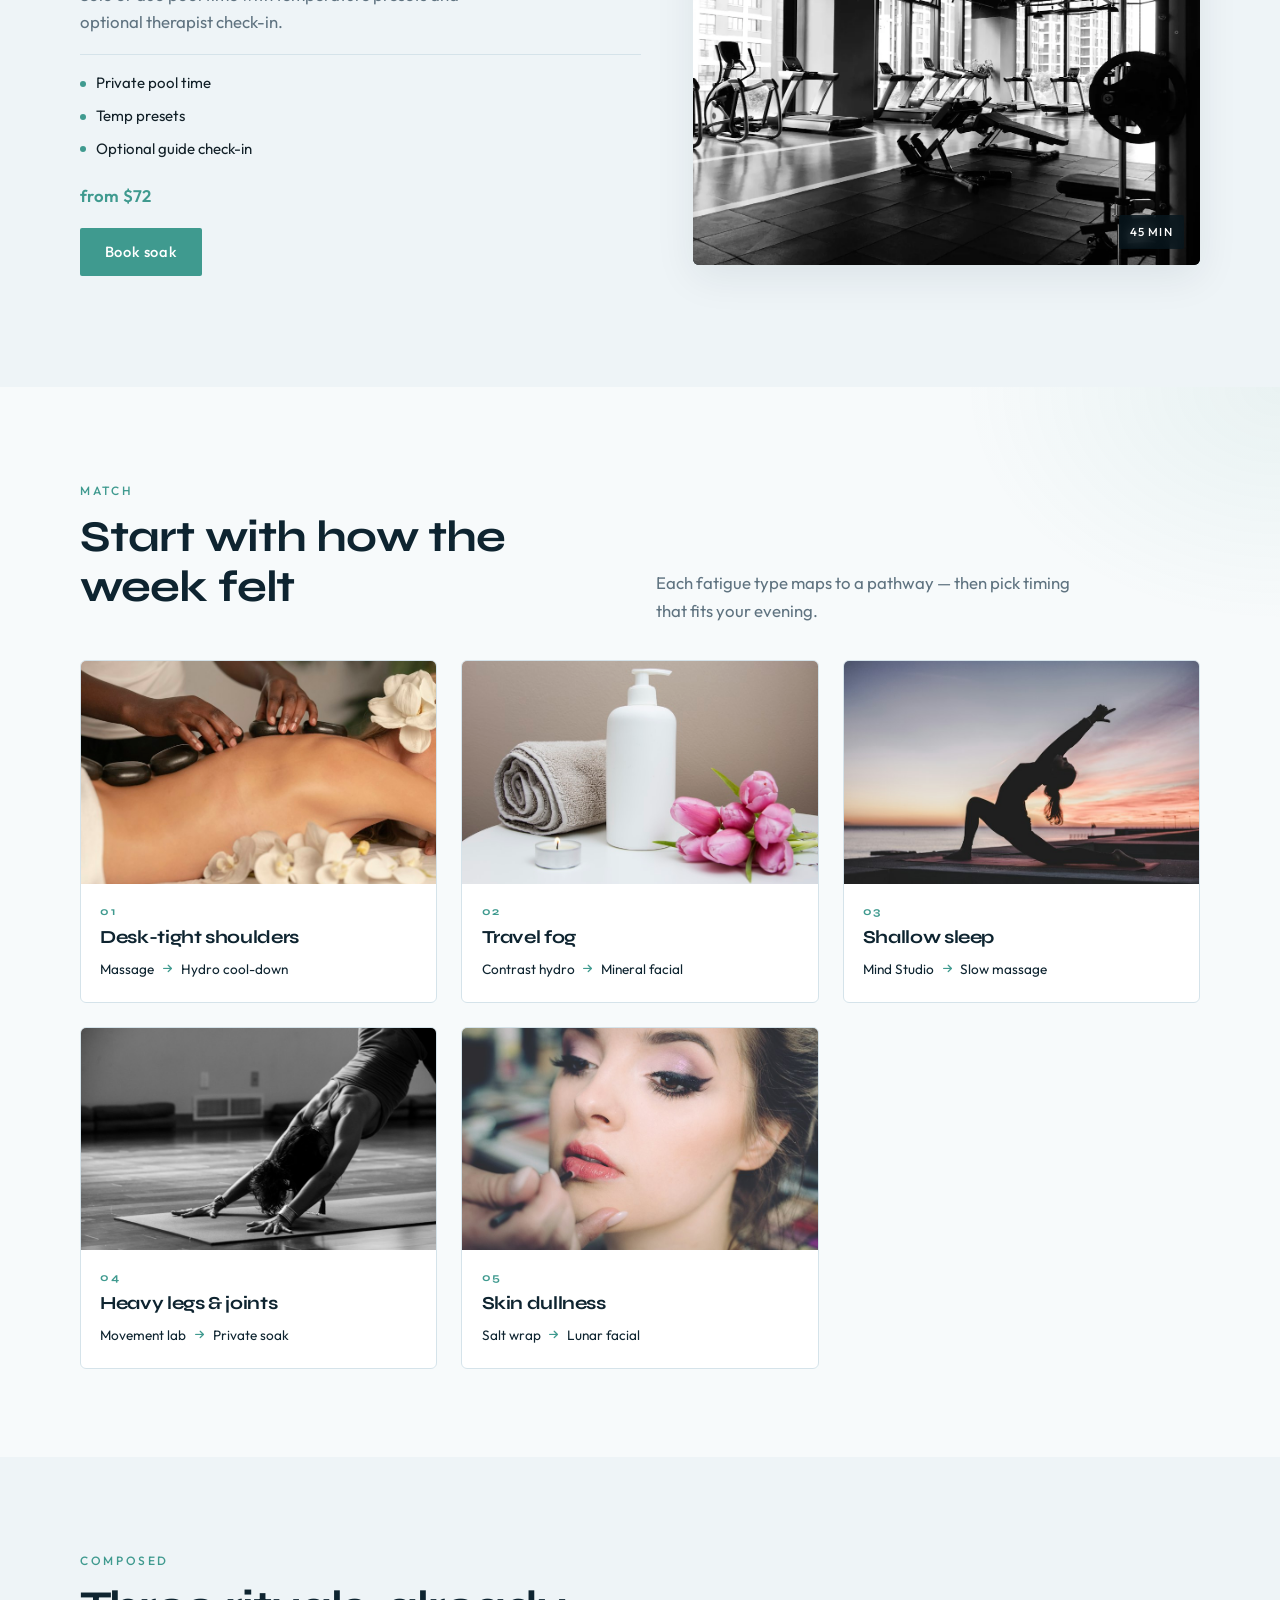
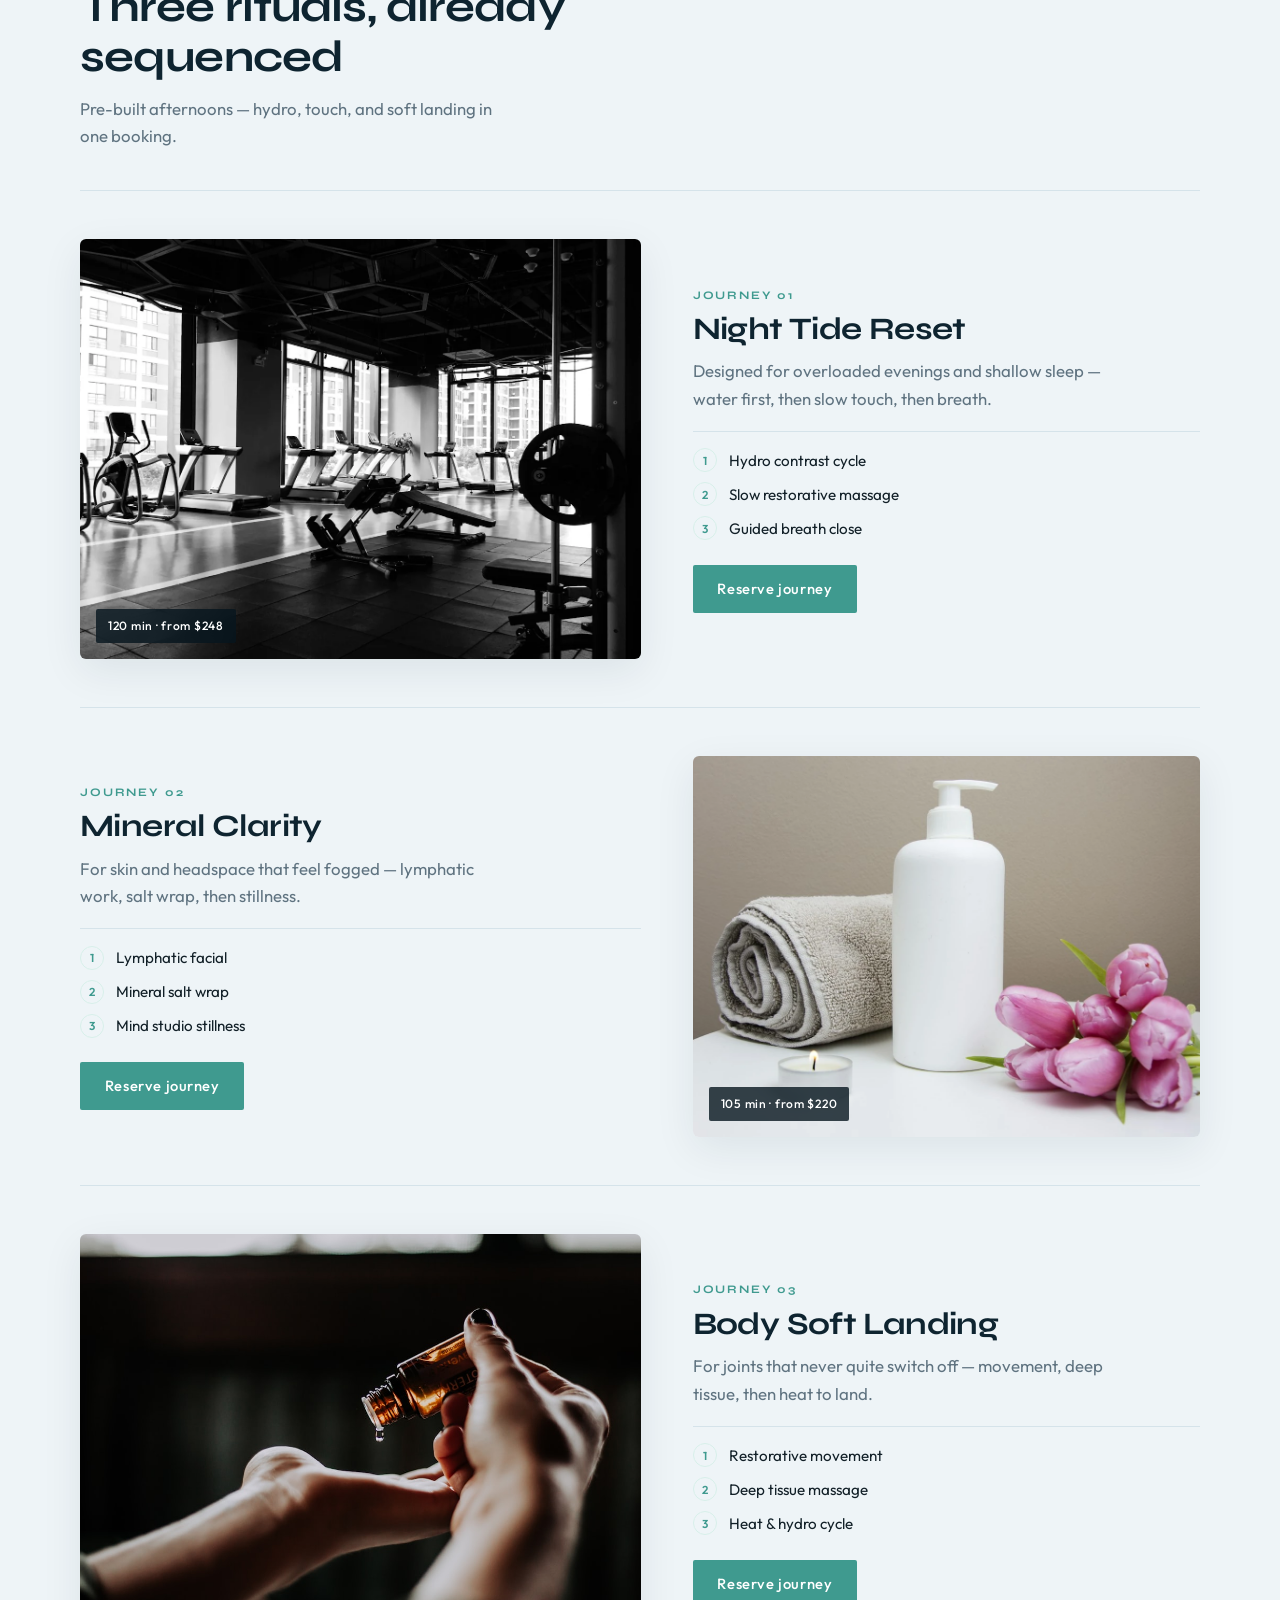
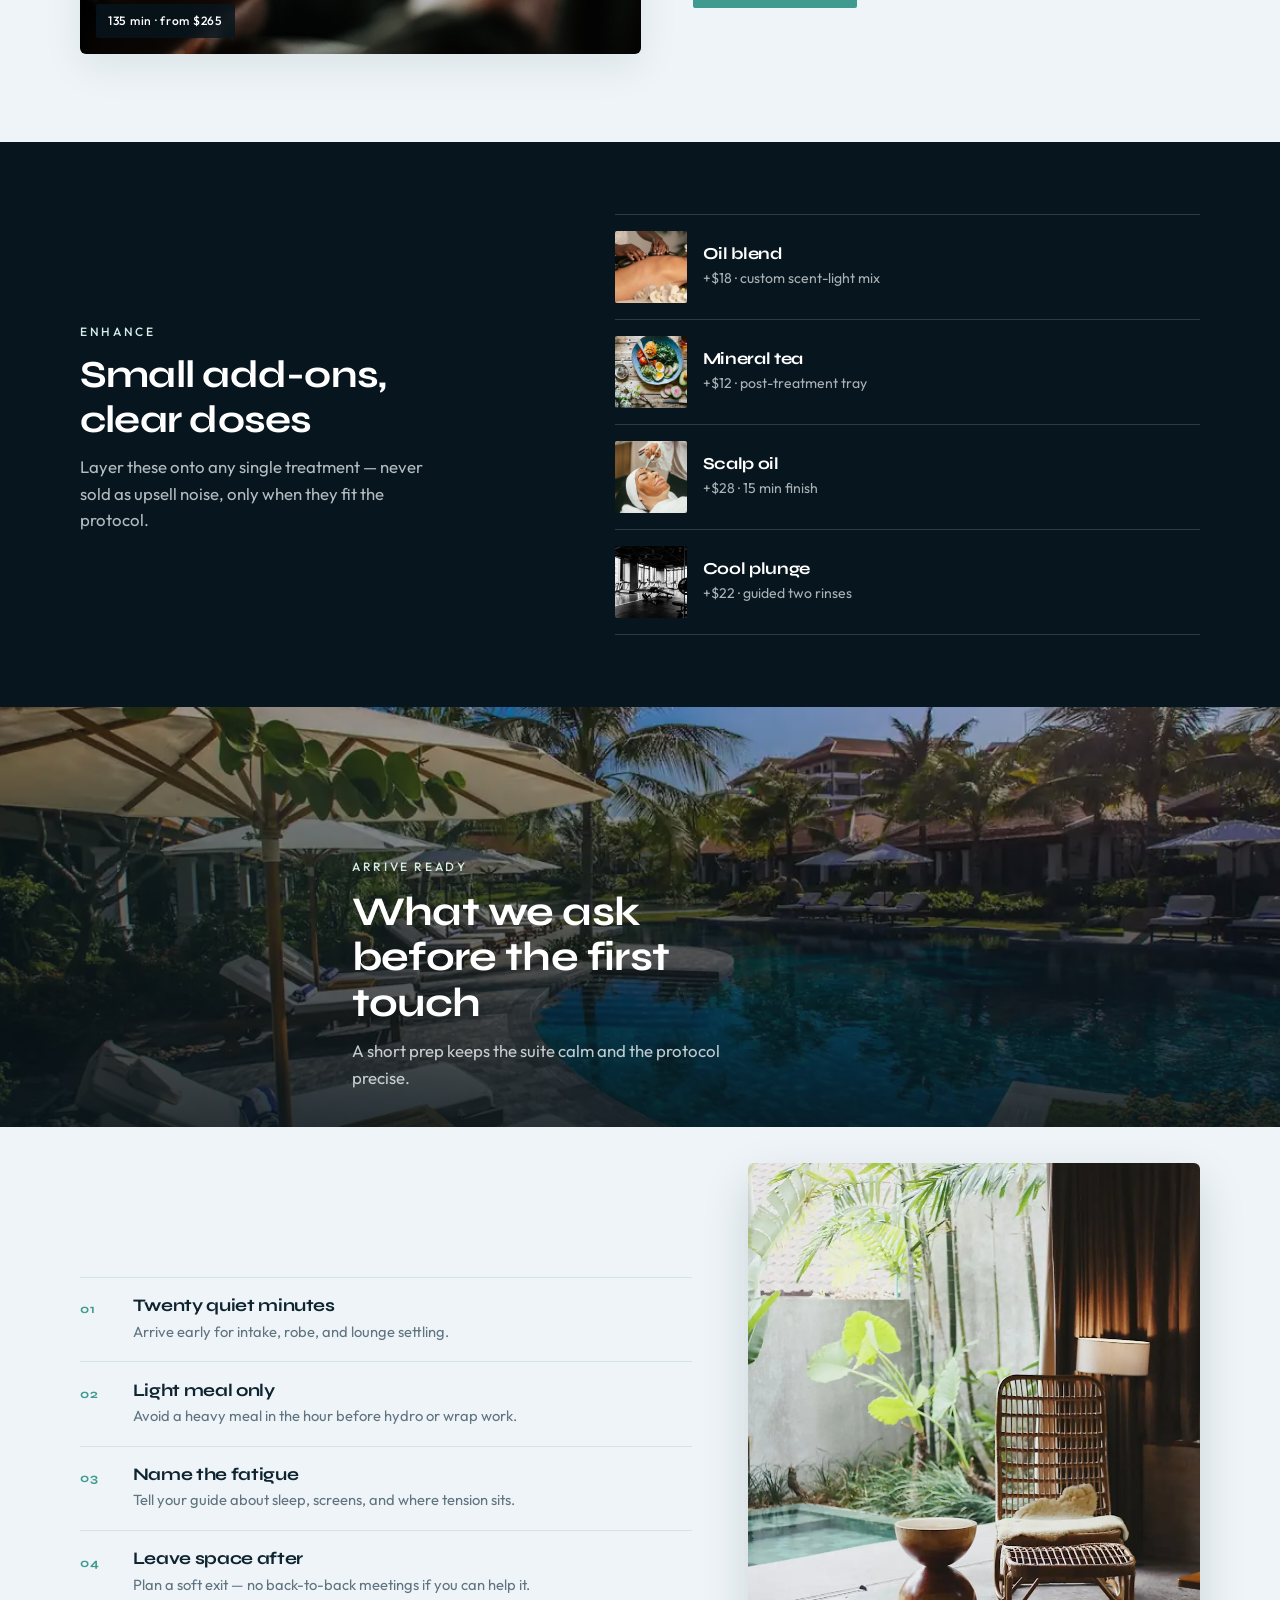
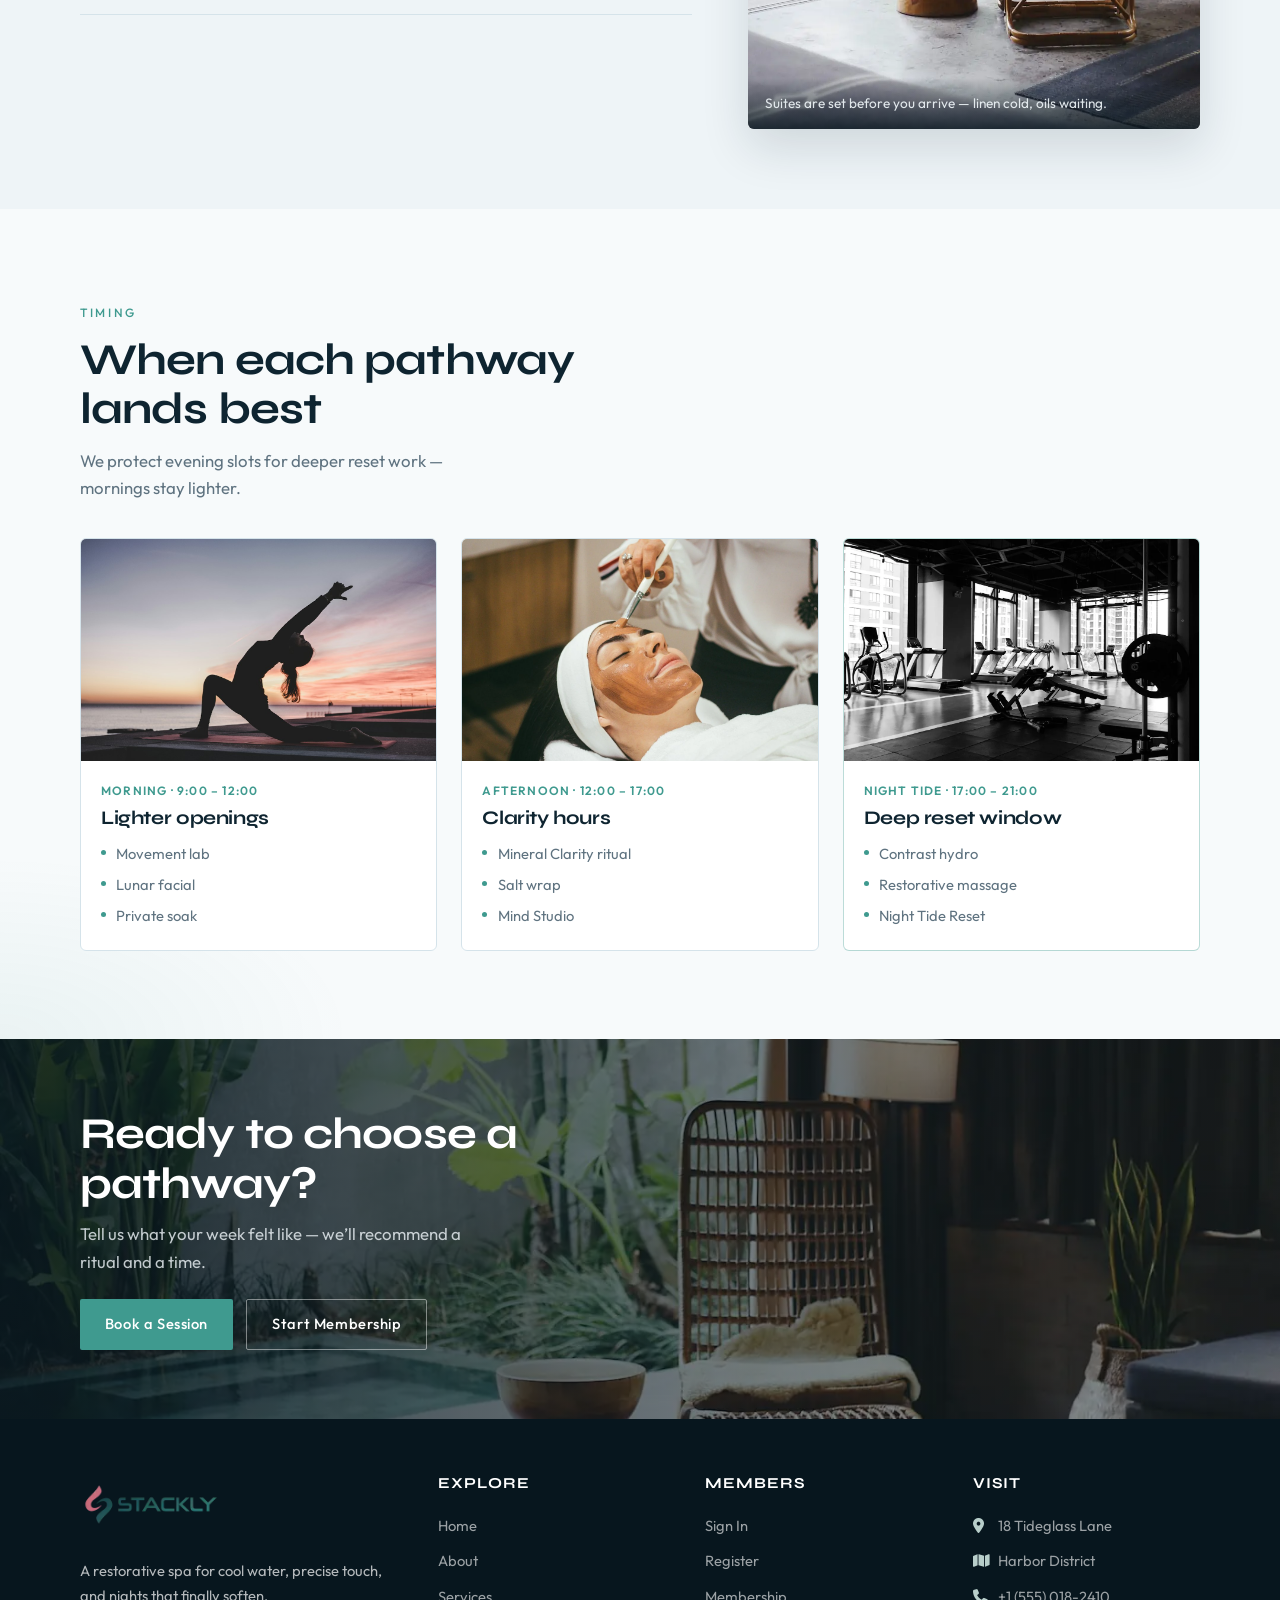
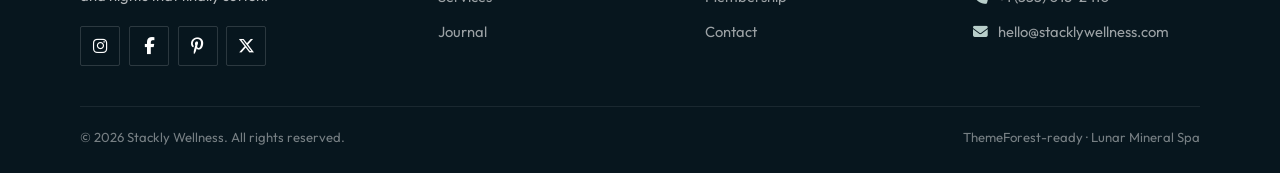
<file: services.html>
<!DOCTYPE html>
<html lang="en">
<head>
  <meta charset="UTF-8">
  <meta name="viewport" content="width=device-width, initial-scale=1.0">
  <title>Services | Stackly Wellness Rituals &amp; Treatments</title>
  <meta name="description" content="Browse Stackly Wellness rituals — massage, movement, facials, hydro &amp; heat, detox, and mind studio — with timing and pricing guidance.">
  <link rel="preconnect" href="https://fonts.googleapis.com">
  <link rel="preconnect" href="https://fonts.gstatic.com" crossorigin>
  <link href="https://fonts.googleapis.com/css2?family=Outfit:wght@300;400;500;600&family=Syne:wght@500;600;700;800&display=swap" rel="stylesheet">
  <link rel="stylesheet" href="https://cdnjs.cloudflare.com/ajax/libs/font-awesome/6.5.2/css/all.min.css">
  <link rel="stylesheet" href="https://unpkg.com/aos@2.3.4/dist/aos.css">
  <link rel="stylesheet" href="css/style.css">
</head>
<body>
  <div class="preloader" id="preloader" role="status" aria-label="Loading Stackly Wellness"><img src="Images/stackly-tide.webp" alt="" class="preloader__logo" width="184" height="48"><div class="preloader__bar" aria-hidden="true"><i></i></div></div>
  <header class="site-header">
    <div class="site-header__inner">
      <a href="index.html" class="brand" aria-label="Stackly Wellness home">
        <img src="Images/stackly-tide.webp" alt="Stackly" class="brand__logo" width="148" height="40">
      </a>
      <nav class="nav" aria-label="Primary">
        <a href="index.html">Home</a>
        <a href="about.html">About</a>
        <a href="services.html">Services</a>
        <a href="blogs.html">Journal</a>
        <a href="contact.html">Contact</a>
      </nav>
      <div class="header-actions">
        <a href="login.html" class="btn btn--outline">Sign In</a>
        <a href="register.html" class="btn btn--primary">Register</a>
        <button class="nav-toggle" type="button" aria-label="Open menu" aria-expanded="false" aria-controls="mobile-nav"><span></span><span></span><span></span></button>
      </div>
    </div>
  </header>
  <nav class="mobile-nav" id="mobile-nav" aria-label="Mobile">
    <a href="index.html">Home</a><a href="about.html">About</a><a href="services.html">Services</a><a href="blogs.html">Journal</a><a href="contact.html">Contact</a><a href="login.html">Sign In</a>
    <a href="register.html" class="btn btn--primary">Register</a>
  </nav>

  <main>
    <section class="page-hero" aria-label="Services hero">
      <div class="page-hero__media">
        <img src="Images/wellness/contact-spa.webp" alt="Spa treatment tools arranged for a mineral ritual" width="1600" height="900">
      </div>
      <div class="page-hero__veil" aria-hidden="true"></div>
      <div class="page-hero__content">
        <p class="section-kicker page-hero__kicker">Services</p>
        <h1>Rituals for every kind of fatigue</h1>
        <p class="page-hero__support">Filter by pathway, then book the treatment that matches your evening — not a generic package.</p>
        <div class="btn-group page-hero__actions">
          <a href="404.html" class="btn btn--primary">Browse rituals</a>
          <a href="404.html" class="btn btn--ghost">Book a session</a>
        </div>
      </div>
    </section>

    <section class="section">
      <div class="container">

        <div class="service-list" id="service-list">
          <article class="service-detail" data-category="massage" data-aos="fade-up">
            <div class="service-detail__media">
              <img src="Images/wellness/service-massage.webp" alt="Restorative massage on warm linen" width="900" height="700">
              <span class="service-detail__badge">60 / 90 min</span>
            </div>
            <div class="service-detail__body">
              <span class="service-detail__index">Ritual 01</span>
              <span class="service-detail__cat">Massage</span>
              <h2>Signature Restorative Massage</h2>
              <p>Slow-pressure bodywork focused on fascia length and breath pacing. Ideal after travel or dense desk weeks.</p>
              <ul class="service-detail__points">
                <li>Fascia-length pacing</li>
                <li>Breath-led pressure</li>
                <li>Desk &amp; travel recovery</li>
              </ul>
              <div class="service-detail__meta">
                <span class="service-detail__price">from $128</span>
              </div>
              <a href="404.html" class="btn btn--primary">Book massage</a>
            </div>
          </article>

          <article class="service-detail service-detail--flip" data-category="movement" data-aos="fade-up">
            <div class="service-detail__media">
              <img src="Images/wellness/service-yoga.webp" alt="Guided restorative movement class" width="900" height="700">
              <span class="service-detail__badge">45 / 75 min</span>
            </div>
            <div class="service-detail__body">
              <span class="service-detail__index">Ritual 02</span>
              <span class="service-detail__cat">Movement</span>
              <h2>Restorative Movement Lab</h2>
              <p>Joint-friendly mobility and supported yoga shapes that unload the spine without performance pressure.</p>
              <ul class="service-detail__points">
                <li>Supported floor shapes</li>
                <li>Spine unloading</li>
                <li>No performance pace</li>
              </ul>
              <div class="service-detail__meta">
                <span class="service-detail__price">from $58</span>
              </div>
              <a href="404.html" class="btn btn--primary">Book movement</a>
            </div>
          </article>

          <article class="service-detail" data-category="facials" data-aos="fade-up">
            <div class="service-detail__media">
              <img src="Images/wellness/service-facial.webp" alt="Mineral facial with cool tools" width="900" height="700">
              <span class="service-detail__badge">50 / 80 min</span>
            </div>
            <div class="service-detail__body">
              <span class="service-detail__index">Ritual 03</span>
              <span class="service-detail__cat">Facials</span>
              <h2>Lunar Mineral Facial</h2>
              <p>Lymphatic drainage, mineral mask, and low-scent finishing oils for skin that looks rested, not staged.</p>
              <ul class="service-detail__points">
                <li>Lymphatic drainage</li>
                <li>Mineral mask</li>
                <li>Scent-light finish</li>
              </ul>
              <div class="service-detail__meta">
                <span class="service-detail__price">from $110</span>
              </div>
              <a href="404.html" class="btn btn--primary">Book facial</a>
            </div>
          </article>

          <article class="service-detail service-detail--flip" data-category="hydro" data-aos="fade-up">
            <div class="service-detail__media">
              <img src="Images/wellness/service-sauna.webp" alt="Hydro and heat suite with soft steam" width="900" height="700">
              <span class="service-detail__badge">70 min</span>
            </div>
            <div class="service-detail__body">
              <span class="service-detail__index">Ritual 04</span>
              <span class="service-detail__cat">Hydro &amp; Heat</span>
              <h2>Contrast Hydro Circuit</h2>
              <p>Guided warm–cool cycles across pool, steam, and sauna with recovery pauses between each station.</p>
              <ul class="service-detail__points">
                <li>Warm-to-cool pacing</li>
                <li>Steam &amp; sauna</li>
                <li>Guided rest pauses</li>
              </ul>
              <div class="service-detail__meta">
                <span class="service-detail__price">from $95</span>
              </div>
              <a href="404.html" class="btn btn--primary">Book hydro</a>
            </div>
          </article>

          <article class="service-detail" data-category="detox" data-aos="fade-up">
            <div class="service-detail__media">
              <img src="Images/wellness/service-detox.webp" alt="Mineral salt detox wrap preparation" width="900" height="700">
              <span class="service-detail__badge">75 min</span>
            </div>
            <div class="service-detail__body">
              <span class="service-detail__index">Ritual 05</span>
              <span class="service-detail__cat">Detox</span>
              <h2>Salt Mineral Wrap</h2>
              <p>A gentle detox sequence using mineral salts and lymphatic strokes — clarifying without harsh extremes.</p>
              <ul class="service-detail__points">
                <li>Mineral salt wrap</li>
                <li>Lymphatic strokes</li>
                <li>Gentle clarification</li>
              </ul>
              <div class="service-detail__meta">
                <span class="service-detail__price">from $140</span>
              </div>
              <a href="404.html" class="btn btn--primary">Book detox</a>
            </div>
          </article>

          <article class="service-detail service-detail--flip" data-category="mind" data-aos="fade-up">
            <div class="service-detail__media">
              <img src="Images/wellness/service-mind.webp" alt="Mind studio cushions ready for breathwork" width="900" height="700">
              <span class="service-detail__badge">40 / 60 min</span>
            </div>
            <div class="service-detail__body">
              <span class="service-detail__index">Ritual 06</span>
              <span class="service-detail__cat">Mind Studio</span>
              <h2>Mind Studio Stillness</h2>
              <p>Guided breath, soft sound, and seated rest in a room tuned for lowered heart rate and clearer evenings.</p>
              <ul class="service-detail__points">
                <li>Guided breath</li>
                <li>Soft soundscape</li>
                <li>Seated rest close</li>
              </ul>
              <div class="service-detail__meta">
                <span class="service-detail__price">from $48</span>
              </div>
              <a href="404.html" class="btn btn--primary">Book mind studio</a>
            </div>
          </article>

          <article class="service-detail" data-category="massage" data-aos="fade-up">
            <div class="service-detail__media">
              <img src="Images/wellness/massage-room.webp" alt="Deep tissue treatment suite" width="900" height="700">
              <span class="service-detail__badge">75 / 100 min</span>
            </div>
            <div class="service-detail__body">
              <span class="service-detail__index">Ritual 07</span>
              <span class="service-detail__cat">Massage</span>
              <h2>Deep Tide Bodywork</h2>
              <p>Focused work for stubborn shoulders, hips, and calves — still paced, never rushed.</p>
              <ul class="service-detail__points">
                <li>Shoulders &amp; hips</li>
                <li>Deep but paced</li>
                <li>Longer session options</li>
              </ul>
              <div class="service-detail__meta">
                <span class="service-detail__price">from $155</span>
              </div>
              <a href="404.html" class="btn btn--primary">Book bodywork</a>
            </div>
          </article>

          <article class="service-detail service-detail--flip" data-category="hydro" data-aos="fade-up">
            <div class="service-detail__media">
              <img src="Images/wellness/wellness-pool.webp" alt="Private mineral soak lounge" width="900" height="700">
              <span class="service-detail__badge">45 min</span>
            </div>
            <div class="service-detail__body">
              <span class="service-detail__index">Ritual 08</span>
              <span class="service-detail__cat">Hydro &amp; Heat</span>
              <h2>Private Mineral Soak</h2>
              <p>Solo or duo pool time with temperature presets and optional therapist check-in.</p>
              <ul class="service-detail__points">
                <li>Private pool time</li>
                <li>Temp presets</li>
                <li>Optional guide check-in</li>
              </ul>
              <div class="service-detail__meta">
                <span class="service-detail__price">from $72</span>
              </div>
              <a href="404.html" class="btn btn--primary">Book soak</a>
            </div>
          </article>
        </div>
      </div>
    </section>

    <!-- Match your fatigue -->
    <section class="svc-match" aria-label="Match your fatigue">
      <div class="container">
        <div class="svc-match__head" data-aos="fade-up">
          <div>
            <p class="section-kicker">Match</p>
            <h2 class="section-title">Start with how the week felt</h2>
          </div>
          <p class="section-lead">Each fatigue type maps to a pathway — then pick timing that fits your evening.</p>
        </div>
        <div class="svc-match__grid">
          <a href="404.html" class="match-path" data-aos="fade-up">
            <figure class="match-path__media">
              <img src="Images/wellness/service-massage.webp" alt="" width="640" height="480">
            </figure>
            <div class="match-path__body">
              <span class="match-path__num">01</span>
              <h3>Desk-tight shoulders</h3>
              <p class="match-path__flow"><span>Massage</span><i class="fa-solid fa-arrow-right" aria-hidden="true"></i><span>Hydro cool-down</span></p>
            </div>
          </a>
          <a href="404.html" class="match-path" data-aos="fade-up" data-aos-delay="60">
            <figure class="match-path__media">
              <img src="Images/wellness/service-sauna.webp" alt="" width="640" height="480">
            </figure>
            <div class="match-path__body">
              <span class="match-path__num">02</span>
              <h3>Travel fog</h3>
              <p class="match-path__flow"><span>Contrast hydro</span><i class="fa-solid fa-arrow-right" aria-hidden="true"></i><span>Mineral facial</span></p>
            </div>
          </a>
          <a href="404.html" class="match-path" data-aos="fade-up" data-aos-delay="120">
            <figure class="match-path__media">
              <img src="Images/wellness/service-mind.webp" alt="" width="640" height="480">
            </figure>
            <div class="match-path__body">
              <span class="match-path__num">03</span>
              <h3>Shallow sleep</h3>
              <p class="match-path__flow"><span>Mind Studio</span><i class="fa-solid fa-arrow-right" aria-hidden="true"></i><span>Slow massage</span></p>
            </div>
          </a>
          <a href="404.html" class="match-path" data-aos="fade-up" data-aos-delay="180">
            <figure class="match-path__media">
              <img src="Images/wellness/service-yoga.webp" alt="" width="640" height="480">
            </figure>
            <div class="match-path__body">
              <span class="match-path__num">04</span>
              <h3>Heavy legs &amp; joints</h3>
              <p class="match-path__flow"><span>Movement lab</span><i class="fa-solid fa-arrow-right" aria-hidden="true"></i><span>Private soak</span></p>
            </div>
          </a>
          <a href="404.html" class="match-path" data-aos="fade-up" data-aos-delay="240">
            <figure class="match-path__media">
              <img src="Images/wellness/service-facial.webp" alt="" width="640" height="480">
            </figure>
            <div class="match-path__body">
              <span class="match-path__num">05</span>
              <h3>Skin dullness</h3>
              <p class="match-path__flow"><span>Salt wrap</span><i class="fa-solid fa-arrow-right" aria-hidden="true"></i><span>Lunar facial</span></p>
            </div>
          </a>
        </div>
      </div>
    </section>

    <!-- Composed rituals -->
    <section class="svc-compose" aria-label="Composed rituals">
      <div class="container">
        <div class="svc-compose__head" data-aos="fade-up">
          <p class="section-kicker">Composed</p>
          <h2 class="section-title">Three rituals, already sequenced</h2>
          <p class="section-lead">Pre-built afternoons — hydro, touch, and soft landing in one booking.</p>
        </div>

        <article class="compose-journey" data-aos="fade-up">
          <div class="compose-journey__media">
            <img src="Images/wellness/wellness-pool.webp" alt="Night Tide Reset mineral pool" width="900" height="700">
            <span class="compose-journey__badge">120 min · from $248</span>
          </div>
          <div class="compose-journey__copy">
            <span class="compose-journey__num">Journey 01</span>
            <h3>Night Tide Reset</h3>
            <p>Designed for overloaded evenings and shallow sleep — water first, then slow touch, then breath.</p>
            <ol class="compose-journey__steps">
              <li><span>1</span> Hydro contrast cycle</li>
              <li><span>2</span> Slow restorative massage</li>
              <li><span>3</span> Guided breath close</li>
            </ol>
            <a href="404.html" class="btn btn--primary">Reserve journey</a>
          </div>
        </article>

        <article class="compose-journey compose-journey--flip" data-aos="fade-up">
          <div class="compose-journey__media">
            <img src="Images/wellness/ritual-2.webp" alt="Mineral Clarity facial and wrap tools" width="900" height="700">
            <span class="compose-journey__badge">105 min · from $220</span>
          </div>
          <div class="compose-journey__copy">
            <span class="compose-journey__num">Journey 02</span>
            <h3>Mineral Clarity</h3>
            <p>For skin and headspace that feel fogged — lymphatic work, salt wrap, then stillness.</p>
            <ol class="compose-journey__steps">
              <li><span>1</span> Lymphatic facial</li>
              <li><span>2</span> Mineral salt wrap</li>
              <li><span>3</span> Mind studio stillness</li>
            </ol>
            <a href="404.html" class="btn btn--primary">Reserve journey</a>
          </div>
        </article>

        <article class="compose-journey" data-aos="fade-up">
          <div class="compose-journey__media">
            <img src="Images/wellness/ritual-3.webp" alt="Body Soft Landing movement studio" width="900" height="700">
            <span class="compose-journey__badge">135 min · from $265</span>
          </div>
          <div class="compose-journey__copy">
            <span class="compose-journey__num">Journey 03</span>
            <h3>Body Soft Landing</h3>
            <p>For joints that never quite switch off — movement, deep tissue, then heat to land.</p>
            <ol class="compose-journey__steps">
              <li><span>1</span> Restorative movement</li>
              <li><span>2</span> Deep tissue massage</li>
              <li><span>3</span> Heat &amp; hydro cycle</li>
            </ol>
            <a href="404.html" class="btn btn--primary">Reserve journey</a>
          </div>
        </article>
      </div>
    </section>

    <!-- Add-ons -->
    <section class="svc-addons" aria-label="Optional enhancements">
      <div class="container svc-addons__inner">
        <div class="svc-addons__intro" data-aos="fade-right">
          <p class="section-kicker svc-addons__kicker">Enhance</p>
          <h2 class="svc-addons__title">Small add-ons, clear doses</h2>
          <p>Layer these onto any single treatment — never sold as upsell noise, only when they fit the protocol.</p>
        </div>
        <ul class="svc-addons__rail" data-aos="fade-left">
          <li>
            <figure><img src="Images/wellness/aromatherapy.webp" alt="Botanical oil blend" width="160" height="160"></figure>
            <div>
              <h3>Oil blend</h3>
              <p>+$18 · custom scent-light mix</p>
            </div>
          </li>
          <li>
            <figure><img src="Images/wellness/nutrition.webp" alt="Mineral tea service" width="160" height="160"></figure>
            <div>
              <h3>Mineral tea</h3>
              <p>+$12 · post-treatment tray</p>
            </div>
          </li>
          <li>
            <figure><img src="Images/wellness/facial.webp" alt="Scalp oil treatment tools" width="160" height="160"></figure>
            <div>
              <h3>Scalp oil</h3>
              <p>+$28 · 15 min finish</p>
            </div>
          </li>
          <li>
            <figure><img src="Images/wellness/wellness-pool.webp" alt="Private cool plunge" width="160" height="160"></figure>
            <div>
              <h3>Cool plunge</h3>
              <p>+$22 · guided two rinses</p>
            </div>
          </li>
        </ul>
      </div>
    </section>

    <!-- Arrive ready -->
    <section class="svc-prep" aria-label="How to arrive">
      <div class="svc-prep__band">
        <div class="svc-prep__bg">
          <img src="Images/wellness/about-wellness.webp" alt="" width="1600" height="900">
        </div>
        <div class="svc-prep__shade" aria-hidden="true"></div>
        <div class="container svc-prep__intro" data-aos="fade-up">
          <p class="section-kicker svc-prep__kicker">Arrive ready</p>
          <h2 class="svc-prep__title">What we ask before the first touch</h2>
          <p class="svc-prep__text">A short prep keeps the suite calm and the protocol precise.</p>
        </div>
      </div>
      <div class="container svc-prep__board" data-aos="fade-up">
        <ol class="svc-prep__steps">
          <li>
            <span class="svc-prep__num">01</span>
            <div>
              <h3>Twenty quiet minutes</h3>
              <p>Arrive early for intake, robe, and lounge settling.</p>
            </div>
          </li>
          <li>
            <span class="svc-prep__num">02</span>
            <div>
              <h3>Light meal only</h3>
              <p>Avoid a heavy meal in the hour before hydro or wrap work.</p>
            </div>
          </li>
          <li>
            <span class="svc-prep__num">03</span>
            <div>
              <h3>Name the fatigue</h3>
              <p>Tell your guide about sleep, screens, and where tension sits.</p>
            </div>
          </li>
          <li>
            <span class="svc-prep__num">04</span>
            <div>
              <h3>Leave space after</h3>
              <p>Plan a soft exit — no back-to-back meetings if you can help it.</p>
            </div>
          </li>
        </ol>
        <figure class="svc-prep__side">
          <img src="Images/wellness/contact-spa.webp" alt="Suite prepared before a guest arrives" width="640" height="800">
          <figcaption>Suites are set before you arrive — linen cold, oils waiting.</figcaption>
        </figure>
      </div>
    </section>

    <!-- Timing windows -->
    <section class="svc-timing" aria-label="Timing windows">
      <div class="container">
        <div class="svc-timing__head" data-aos="fade-up">
          <p class="section-kicker">Timing</p>
          <h2 class="section-title">When each pathway lands best</h2>
          <p class="section-lead">We protect evening slots for deeper reset work — mornings stay lighter.</p>
        </div>
        <div class="svc-timing__arc" data-aos="fade-up">
          <article class="timing-slot">
            <figure>
              <img src="Images/wellness/yoga-studio.webp" alt="Morning movement studio light" width="720" height="480">
            </figure>
            <div class="timing-slot__body">
              <p class="timing-slot__when">Morning · 9:00 – 12:00</p>
              <h3>Lighter openings</h3>
              <ul>
                <li>Movement lab</li>
                <li>Lunar facial</li>
                <li>Private soak</li>
              </ul>
            </div>
          </article>
          <article class="timing-slot">
            <figure>
              <img src="Images/wellness/facial.webp" alt="Afternoon facial and wrap light" width="720" height="480">
            </figure>
            <div class="timing-slot__body">
              <p class="timing-slot__when">Afternoon · 12:00 – 17:00</p>
              <h3>Clarity hours</h3>
              <ul>
                <li>Mineral Clarity ritual</li>
                <li>Salt wrap</li>
                <li>Mind Studio</li>
              </ul>
            </div>
          </article>
          <article class="timing-slot timing-slot--tide">
            <figure>
              <img src="Images/wellness/wellness-pool.webp" alt="Night tide mineral pool" width="720" height="480">
            </figure>
            <div class="timing-slot__body">
              <p class="timing-slot__when">Night tide · 17:00 – 21:00</p>
              <h3>Deep reset window</h3>
              <ul>
                <li>Contrast hydro</li>
                <li>Restorative massage</li>
                <li>Night Tide Reset</li>
              </ul>
            </div>
          </article>
        </div>
      </div>
    </section>

    <section class="cta-band" aria-label="Book your visit">
      <div class="cta-band__media">
        <img src="Images/wellness/contact-spa.webp" alt="Reception desk ready for booking" width="1600" height="900">
      </div>
      <div class="cta-band__veil" aria-hidden="true"></div>
      <div class="cta-band__content" data-aos="fade-up">
        <h2>Ready to choose a pathway?</h2>
        <p>Tell us what your week felt like — we’ll recommend a ritual and a time.</p>
        <div class="btn-group">
          <a href="404.html" class="btn btn--primary">Book a Session</a>
          <a href="404.html" class="btn btn--ghost">Start Membership</a>
        </div>
      </div>
    </section>
  </main>

  <footer class="site-footer">
    <div class="container footer-grid">
      <div class="footer-about">
        <a href="index.html" class="brand"><img src="Images/stackly-tide.webp" alt="Stackly" class="brand__logo" width="148" height="40"></a>
        <p>A restorative spa for cool water, precise touch, and nights that finally soften.</p>
        <div class="footer-social">
          <a href="404.html" aria-label="Instagram"><i class="fa-brands fa-instagram"></i></a>
          <a href="404.html" aria-label="Facebook"><i class="fa-brands fa-facebook-f"></i></a>
          <a href="404.html" aria-label="Pinterest"><i class="fa-brands fa-pinterest-p"></i></a>
          <a href="404.html" aria-label="Twitter"><i class="fa-brands fa-x-twitter"></i></a>
        </div>
      </div>
      <div class="footer-col"><h4>Explore</h4><a href="index.html">Home</a><a href="about.html">About</a><a href="services.html">Services</a><a href="blogs.html">Journal</a></div>
      <div class="footer-col"><h4>Members</h4><a href="login.html">Sign In</a><a href="register.html">Register</a><a href="404.html">Membership</a><a href="contact.html">Contact</a></div>
      <div class="footer-col footer-col--visit"><h4>Visit</h4><a href="404.html"><i class="fa-solid fa-location-dot" aria-hidden="true"></i> 18 Tideglass Lane</a><a href="404.html"><i class="fa-solid fa-map" aria-hidden="true"></i> Harbor District</a><a href="404.html"><i class="fa-solid fa-phone" aria-hidden="true"></i> +1 (555) 018-2410</a><a href="404.html"><i class="fa-solid fa-envelope" aria-hidden="true"></i> hello@stacklywellness.com</a></div>
    </div>
    <div class="container footer-bottom"><span>&copy; 2026 Stackly Wellness. All rights reserved.</span><span>ThemeForest-ready · Lunar Mineral Spa</span></div>
  </footer>

  <script src="https://unpkg.com/aos@2.3.4/dist/aos.js"></script>
  <script src="js/preloader.js"></script>
  <script src="js/main.js"></script>
</body>
</html>
</file>
<file: css/style.css>
/* ==========================================================================
   Stackly Wellness — Lunar Mineral Spa Theme
   Cool mineral water · night tide · soft mist · quiet luxury
   ========================================================================== */

/* --------------------------------------------------------------------------
   1. Tokens
   -------------------------------------------------------------------------- */
:root {
  --tide: #0e2430;
  --tide-deep: #07161e;
  --seaglass: #3f9a8f;
  --seaglass-soft: #d7efe9;
  --mist: #eef4f7;
  --fog: #f7fafb;
  --ink: #122028;
  --muted: #5f7380;
  --bloom: #c86b7a;
  --line: #d5e3ea;
  --white: #ffffff;
  --shadow: 0 12px 40px rgba(14, 36, 48, 0.08);
  --shadow-lift: 0 18px 48px rgba(14, 36, 48, 0.14);

  --display: "Syne", sans-serif;
  --body: "Outfit", sans-serif;

  --radius: 2px;
  --radius-md: 6px;
  --container: 1120px;
  --header-h: 72px;
  --ease: cubic-bezier(0.22, 1, 0.36, 1);
  --touch: 44px;
}

*,
*::before,
*::after {
  box-sizing: border-box;
  margin: 0;
  padding: 0;
}

html {
  scroll-behavior: smooth;
  -webkit-text-size-adjust: 100%;
  overflow-x: clip;
  overflow-y: auto;
}

body {
  font-family: var(--body);
  font-size: 1.05rem;
  line-height: 1.65;
  color: var(--ink);
  background-color: var(--mist);
  background-image:
    radial-gradient(ellipse 80% 50% at 10% -10%, rgba(63, 154, 143, 0.12), transparent 55%),
    radial-gradient(ellipse 60% 40% at 95% 5%, rgba(200, 107, 122, 0.06), transparent 50%),
    radial-gradient(ellipse 50% 60% at 50% 100%, rgba(14, 36, 48, 0.04), transparent 55%);
  background-attachment: fixed;
  min-height: 100vh;
  overflow-x: clip;
  overflow-y: visible;
}

body::before {
  content: "";
  pointer-events: none;
  position: fixed;
  inset: 0;
  z-index: 9998;
  opacity: 0.035;
  background-image: url("data:image/svg+xml,%3Csvg viewBox='0 0 200 200' xmlns='http://www.w3.org/2000/svg'%3E%3Cfilter id='n'%3E%3CfeTurbulence type='fractalNoise' baseFrequency='0.85' numOctaves='4' stitchTiles='stitch'/%3E%3C/filter%3E%3Crect width='100%25' height='100%25' filter='url(%23n)'/%3E%3C/svg%3E");
}

img {
  max-width: 100%;
  height: auto;
  display: block;
}

a {
  color: inherit;
  text-decoration: none;
}

ul,
ol {
  list-style: none;
}

button,
input,
select,
textarea {
  font: inherit;
  color: inherit;
}

button {
  cursor: pointer;
  border: none;
  background: none;
}

:focus-visible {
  outline: 2px solid var(--seaglass);
  outline-offset: 3px;
}

.sr-only {
  position: absolute;
  width: 1px;
  height: 1px;
  padding: 0;
  margin: -1px;
  overflow: hidden;
  clip: rect(0, 0, 0, 0);
  border: 0;
}

/* --------------------------------------------------------------------------
   3. Typography
   -------------------------------------------------------------------------- */
h1,
h2,
h3,
h4,
.display {
  font-family: var(--display);
  font-weight: 700;
  line-height: 1.12;
  letter-spacing: -0.02em;
  color: var(--tide);
}

.section-kicker {
  display: inline-block;
  font-family: var(--body);
  font-size: 0.75rem;
  font-weight: 500;
  letter-spacing: 0.22em;
  text-transform: uppercase;
  color: var(--seaglass);
  margin-bottom: 0.75rem;
}

.section-title {
  font-size: clamp(1.85rem, 4vw, 2.75rem);
  max-width: 18ch;
  margin-bottom: 0.85rem;
}

.section-lead {
  color: var(--muted);
  max-width: 38ch;
  font-size: 1.05rem;
}

.section-head {
  margin-bottom: 2.5rem;
}

.section-head--center {
  text-align: center;
}

.section-head--center .section-title,
.section-head--center .section-lead {
  margin-left: auto;
  margin-right: auto;
}

/* --------------------------------------------------------------------------
   4. Layout utilities
   -------------------------------------------------------------------------- */
.container {
  width: min(100% - 2rem, var(--container));
  margin-inline: auto;
}

.container--narrow {
  width: min(100% - 2rem, 720px);
}

.section {
  padding: clamp(3.5rem, 8vw, 6.5rem) 0;
  position: relative;
}

.section--fog {
  background: linear-gradient(180deg, var(--fog) 0%, var(--mist) 100%);
}

.section--tide {
  background: linear-gradient(160deg, var(--tide-deep) 0%, var(--tide) 55%, #163445 100%);
  color: var(--white);
}

.section--tide .section-title,
.section--tide h2,
.section--tide h3 {
  color: var(--white);
}

.section--tide .section-lead,
.section--tide .section-kicker {
  color: var(--seaglass-soft);
}

.section--tide .section-kicker {
  opacity: 0.9;
}

.grid-2 {
  display: grid;
  gap: 2.5rem;
}

.grid-3 {
  display: grid;
  gap: 1.75rem;
}

@media (min-width: 640px) and (max-width: 767px) {
  .grid-3 {
    grid-template-columns: repeat(2, 1fr);
  }
}

.grid-4 {
  display: grid;
  gap: 1.5rem;
}

@media (min-width: 768px) {
  .grid-2 {
    grid-template-columns: 1fr 1fr;
    align-items: center;
    gap: 3.5rem;
  }

  .grid-3 {
    grid-template-columns: repeat(3, 1fr);
  }

  .grid-4 {
    grid-template-columns: repeat(4, 1fr);
  }
}

/* --------------------------------------------------------------------------
   5. Buttons & Links
   -------------------------------------------------------------------------- */
.btn {
  display: inline-flex;
  align-items: center;
  justify-content: center;
  gap: 0.55rem;
  min-height: var(--touch);
  padding: 0.75rem 1.55rem;
  font-family: var(--body);
  font-size: 0.92rem;
  font-weight: 500;
  letter-spacing: 0.04em;
  border-radius: var(--radius);
  transition: background 0.25s var(--ease), color 0.25s var(--ease), transform 0.25s var(--ease), box-shadow 0.25s var(--ease);
  white-space: nowrap;
}

.btn--primary {
  background: var(--seaglass);
  color: var(--white);
}

.btn--primary:hover {
  background: #34897f;
  transform: translateY(-1px);
}

.btn--bloom {
  background: var(--bloom);
  color: var(--white);
}

.btn--bloom:hover {
  background: #b55a69;
  transform: translateY(-1px);
}

.btn--ghost {
  background: transparent;
  color: var(--white);
  border: 1px solid rgba(255, 255, 255, 0.45);
}

.btn--ghost:hover {
  background: rgba(255, 255, 255, 0.1);
  border-color: var(--white);
}

.btn--outline {
  background: transparent;
  color: var(--tide);
  border: 1px solid var(--line);
}

.btn--outline:hover {
  border-color: var(--seaglass);
  color: var(--seaglass);
}

.btn--block {
  width: 100%;
}

.btn-group {
  display: flex;
  flex-wrap: wrap;
  gap: 0.85rem;
}

.link-draw {
  position: relative;
  display: inline-flex;
  align-items: center;
  gap: 0.4rem;
  font-weight: 500;
  color: var(--seaglass);
}

.link-draw::after {
  content: "";
  position: absolute;
  left: 0;
  bottom: -2px;
  width: 100%;
  height: 1px;
  background: currentColor;
  transform: scaleX(0);
  transform-origin: left;
  transition: transform 0.35s var(--ease);
}

.link-draw:hover::after {
  transform: scaleX(1);
}

/* --------------------------------------------------------------------------
   6. Preloader
   -------------------------------------------------------------------------- */
.preloader {
  position: fixed;
  inset: 0;
  z-index: 10000;
  display: flex;
  flex-direction: column;
  align-items: center;
  justify-content: center;
  gap: clamp(0.85rem, 2.5vw, 1.35rem);
  width: 100%;
  min-height: 100vh;
  min-height: 100dvh;
  padding:
    max(1.25rem, env(safe-area-inset-top, 0px))
    max(1.25rem, env(safe-area-inset-right, 0px))
    max(1.25rem, env(safe-area-inset-bottom, 0px))
    max(1.25rem, env(safe-area-inset-left, 0px));
  box-sizing: border-box;
  overflow: hidden;
  background: var(--tide-deep);
  transition: opacity 0.55s var(--ease), visibility 0.55s;
}

.preloader.is-done {
  opacity: 0;
  visibility: hidden;
  pointer-events: none;
}

.preloader__logo {
  display: block;
  width: min(13rem, 68vw);
  height: auto;
  max-height: 3.7rem;
  object-fit: contain;
  border-radius: 4px;
}

.preloader__mark {
  font-family: var(--display);
  font-size: clamp(0.95rem, 3.8vw + 0.35rem, 1.65rem);
  font-weight: 700;
  letter-spacing: clamp(0.04em, 1.2vw, 0.12em);
  text-transform: uppercase;
  color: var(--white);
  text-align: center;
  line-height: 1.2;
  max-width: min(100%, 22rem);
  padding: 0 0.25rem;
  word-break: keep-all;
}

.preloader__mark span {
  color: var(--seaglass);
  white-space: nowrap;
}

.preloader__bar {
  width: min(5.5rem, 36vw);
  height: 2px;
  background: rgba(255, 255, 255, 0.15);
  overflow: hidden;
  border-radius: 1px;
  flex-shrink: 0;
}

.preloader__bar i {
  display: block;
  height: 100%;
  width: 40%;
  background: var(--seaglass);
  animation: preload-slide 1s ease-in-out infinite;
}

@keyframes preload-slide {
  0% {
    transform: translateX(-100%);
  }
  100% {
    transform: translateX(280%);
  }
}

@media (max-width: 380px) {
  .preloader__mark {
    display: flex;
    flex-direction: column;
    align-items: center;
    gap: 0.15rem;
    letter-spacing: 0.08em;
  }
}

@media (prefers-reduced-motion: reduce) {
  .preloader__bar i {
    animation: none;
    width: 100%;
  }
}

/* --------------------------------------------------------------------------
   7. Header / Nav
   -------------------------------------------------------------------------- */
.site-header {
  position: sticky;
  top: 0;
  z-index: 900;
  height: var(--header-h);
  display: flex;
  align-items: center;
  background: rgba(247, 250, 251, 0.88);
  backdrop-filter: blur(14px);
  border-bottom: 1px solid transparent;
  transition: border-color 0.35s, background 0.35s, box-shadow 0.35s, color 0.35s;
}

.site-header.is-scrolled {
  border-bottom-color: var(--line);
  box-shadow: 0 4px 24px rgba(14, 36, 48, 0.05);
}

body:has(main > .hero:first-child) .site-header,
body:has(main > .page-hero:first-child) .site-header {
  position: fixed;
  left: 0;
  right: 0;
  width: 100%;
}

body:has(main > .hero:first-child) .site-header:not(.is-scrolled),
body:has(main > .page-hero:first-child) .site-header:not(.is-scrolled) {
  background: transparent;
  backdrop-filter: none;
  border-bottom-color: transparent;
  box-shadow: none;
}

body:has(main > .hero:first-child) .site-header:not(.is-scrolled) .brand__name,
body:has(main > .page-hero:first-child) .site-header:not(.is-scrolled) .brand__name {
  color: var(--white);
}

body:has(main > .hero:first-child) .site-header:not(.is-scrolled) .brand__tag,
body:has(main > .page-hero:first-child) .site-header:not(.is-scrolled) .brand__tag {
  color: rgba(238, 244, 247, 0.7);
}

body:has(main > .hero:first-child) .site-header:not(.is-scrolled) .nav a,
body:has(main > .page-hero:first-child) .site-header:not(.is-scrolled) .nav a {
  color: rgba(238, 244, 247, 0.78);
}

body:has(main > .hero:first-child) .site-header:not(.is-scrolled) .nav a:hover,
body:has(main > .hero:first-child) .site-header:not(.is-scrolled) .nav a.is-active,
body:has(main > .page-hero:first-child) .site-header:not(.is-scrolled) .nav a:hover,
body:has(main > .page-hero:first-child) .site-header:not(.is-scrolled) .nav a.is-active {
  color: var(--white);
}

body:has(main > .hero:first-child) .site-header:not(.is-scrolled) .btn--outline,
body:has(main > .page-hero:first-child) .site-header:not(.is-scrolled) .btn--outline {
  color: var(--white);
  border-color: rgba(255, 255, 255, 0.45);
}

body:has(main > .hero:first-child) .site-header:not(.is-scrolled) .btn--outline:hover,
body:has(main > .page-hero:first-child) .site-header:not(.is-scrolled) .btn--outline:hover {
  background: rgba(255, 255, 255, 0.12);
  border-color: var(--white);
  color: var(--white);
}

body:has(main > .hero:first-child) .site-header:not(.is-scrolled) .nav-toggle,
body:has(main > .page-hero:first-child) .site-header:not(.is-scrolled) .nav-toggle {
  background: rgba(255, 255, 255, 0.1);
  border-color: rgba(255, 255, 255, 0.35);
}

body:has(main > .hero:first-child) .site-header:not(.is-scrolled) .nav-toggle span,
body:has(main > .page-hero:first-child) .site-header:not(.is-scrolled) .nav-toggle span {
  background: var(--white);
}

.site-header__inner {
  display: flex;
  align-items: center;
  justify-content: space-between;
  width: min(100% - 2rem, var(--container));
  margin-inline: auto;
  gap: 1rem;
}

.brand {
  display: inline-flex;
  align-items: center;
  flex-shrink: 0;
  line-height: 0;
}

.brand__logo {
  display: block;
  height: 3.75rem;
  width: auto;
  max-width: min(220px, 52vw);
}

.brand__logo--large {
  height: 3.75rem;
  max-width: min(220px, 52vw);
  object-fit: contain;
}

.brand__name {
  font-family: var(--display);
  font-size: 1.2rem;
  font-weight: 700;
  letter-spacing: 0.06em;
  text-transform: uppercase;
  color: var(--tide);
}

.brand__tag {
  font-size: 0.65rem;
  letter-spacing: 0.18em;
  text-transform: uppercase;
  color: var(--muted);
  margin-top: 0.15rem;
}

.nav {
  display: none;
  align-items: center;
  gap: 1.65rem;
}

.nav a {
  font-size: 0.9rem;
  font-weight: 450;
  color: var(--muted);
  position: relative;
  padding: 0.25rem 0;
  transition: color 0.25s;
}

.nav a::after {
  content: "";
  position: absolute;
  left: 0;
  bottom: 0;
  width: 100%;
  height: 1px;
  background: var(--seaglass);
  transform: scaleX(0);
  transform-origin: left;
  transition: transform 0.3s var(--ease);
}

.nav a:hover,
.nav a.is-active {
  color: var(--tide);
}

.nav a:hover::after,
.nav a.is-active::after {
  transform: scaleX(1);
}

.header-actions {
  display: flex;
  align-items: center;
  gap: 0.65rem;
}

.header-actions .btn {
  display: none;
  min-height: 40px;
  padding: 0.55rem 1.1rem;
  font-size: 0.85rem;
}

.nav-toggle {
  width: var(--touch);
  height: var(--touch);
  display: inline-flex;
  flex-direction: column;
  align-items: center;
  justify-content: center;
  gap: 5px;
  border: 1px solid var(--line);
  border-radius: var(--radius);
  background: var(--white);
}

.nav-toggle span {
  display: block;
  width: 18px;
  height: 1.5px;
  background: var(--tide);
  transition: transform 0.3s, opacity 0.3s;
}

.nav-toggle.is-open span:nth-child(1) {
  transform: translateY(6.5px) rotate(45deg);
}

.nav-toggle.is-open span:nth-child(2) {
  opacity: 0;
}

.nav-toggle.is-open span:nth-child(3) {
  transform: translateY(-6.5px) rotate(-45deg);
}

.mobile-nav {
  position: fixed;
  inset: var(--header-h) 0 0 0;
  z-index: 850;
  background: var(--fog);
  padding: 1.5rem;
  display: flex;
  flex-direction: column;
  gap: 0.35rem;
  transform: translateX(100%);
  transition: transform 0.4s var(--ease);
  overflow-y: auto;
}

.mobile-nav.is-open {
  transform: translateX(0);
}

.mobile-nav a {
  display: flex;
  align-items: center;
  justify-content: center;
  text-align: center;
  min-height: var(--touch);
  padding: 0.65rem 0.85rem;
  font-size: 1.1rem;
  font-family: var(--display);
  border-bottom: 1px solid var(--line);
  color: var(--tide);
}

.mobile-nav .btn {
  margin-top: 1rem;
}

@media (min-width: 992px) {
  .nav {
    display: flex;
  }

  .header-actions .btn {
    display: inline-flex;
  }

  .nav-toggle {
    display: none;
  }

  .mobile-nav {
    display: none;
  }
}

/* --------------------------------------------------------------------------
   8. Hero — full-viewport cinematic cover
   -------------------------------------------------------------------------- */
.hero,
.page-hero {
  position: relative;
  width: 100%;
  min-height: 100vh;
  min-height: 100dvh;
  display: flex;
  align-items: center;
  justify-content: center;
  text-align: center;
  color: var(--white);
  overflow: hidden;
}

.hero__media,
.page-hero__media {
  position: absolute;
  inset: 0;
  z-index: 0;
  background: var(--tide-deep);
}

.hero__video,
.hero__fallback,
.page-hero__media img {
  position: absolute;
  inset: 0;
  width: 100%;
  height: 100%;
  object-fit: cover;
  object-position: center;
}

.hero__video,
.hero__fallback {
  transform: scale(1.04);
  animation: heroDrift 22s var(--ease) infinite alternate;
}

.page-hero__media img {
  transform: scale(1.06);
  animation: heroDrift 26s var(--ease) infinite alternate;
}

.hero__video {
  z-index: 1;
}

.hero__fallback {
  z-index: 0;
}

.hero.has-video .hero__fallback {
  opacity: 0;
  pointer-events: none;
}

.hero__veil,
.page-hero__veil {
  position: absolute;
  inset: 0;
  z-index: 2;
  pointer-events: none;
  background:
    radial-gradient(ellipse 70% 55% at 50% 45%, rgba(7, 22, 30, 0.25) 0%, rgba(7, 22, 30, 0.72) 70%, rgba(7, 22, 30, 0.9) 100%),
    linear-gradient(180deg, rgba(7, 22, 30, 0.5) 0%, rgba(7, 22, 30, 0.35) 40%, rgba(7, 22, 30, 0.88) 100%);
}

.hero__content,
.page-hero__content {
  position: relative;
  z-index: 3;
  width: min(100% - 2rem, 40rem);
  margin: 0 auto;
  padding: calc(var(--header-h) + 2rem) 0 clamp(3rem, 8vh, 5rem);
  text-align: center;
  display: flex;
  flex-direction: column;
  align-items: center;
}

.hero__content > *,
.page-hero__content > * {
  opacity: 0;
  animation: heroRise 0.95s var(--ease) both;
}

.hero__content > *:nth-child(1),
.page-hero__content > *:nth-child(1) {
  animation-delay: 0.12s;
}

.hero__content > *:nth-child(2),
.page-hero__content > *:nth-child(2) {
  animation-delay: 0.28s;
}

.hero__content > *:nth-child(3),
.page-hero__content > *:nth-child(3) {
  animation-delay: 0.44s;
}

.hero__content > *:nth-child(4),
.page-hero__content > *:nth-child(4) {
  animation-delay: 0.6s;
}

.hero__brand {
  font-family: var(--display);
  font-size: clamp(2.85rem, 9vw, 5.75rem);
  font-weight: 700;
  letter-spacing: -0.03em;
  line-height: 0.94;
  margin: 0 0 1.15rem;
  max-width: 12ch;
  color: var(--white);
  text-shadow: 0 2px 28px rgba(7, 22, 30, 0.45);
}

.hero__content > .hero__brand {
  animation:
    heroRise 1s var(--ease) 0.12s both,
    heroFloat 6s var(--ease) 1.2s infinite alternate;
}

.hero__brand em {
  font-style: normal;
  color: var(--seaglass-soft);
  display: inline-block;
  animation: heroGlow 4.5s var(--ease) 1.1s infinite alternate;
}

.hero__headline {
  font-family: var(--display);
  font-size: clamp(1.2rem, 2.6vw, 1.65rem);
  font-weight: 500;
  letter-spacing: -0.01em;
  line-height: 1.35;
  max-width: 28ch;
  margin: 0 0 0.75rem;
  color: var(--white);
}

.hero__content > .hero__headline {
  animation:
    heroRise 1s var(--ease) 0.28s both,
    heroFloat 5.2s var(--ease) 1.35s infinite alternate;
}

.hero__support {
  font-size: 1.05rem;
  color: rgba(238, 244, 247, 0.88);
  max-width: 38ch;
  margin: 0 0 1.85rem;
  line-height: 1.6;
}

.hero__content > .hero__support {
  animation:
    heroRise 1s var(--ease) 0.44s both,
    heroBreathe 7s var(--ease) 1.5s infinite alternate;
}

.page-hero__kicker {
  color: var(--seaglass-soft);
  margin-bottom: 0.85rem;
  letter-spacing: 0.16em;
}

.page-hero__content > .page-hero__kicker {
  animation:
    heroRise 0.9s var(--ease) 0.12s both,
    heroShimmer 5s var(--ease) 1.1s infinite alternate;
}

.page-hero h1 {
  color: var(--white);
  font-size: clamp(2.35rem, 6.5vw, 4.25rem);
  line-height: 1.02;
  letter-spacing: -0.03em;
  max-width: 16ch;
  margin: 0;
  text-shadow: 0 2px 28px rgba(7, 22, 30, 0.45);
}

.page-hero__content > h1 {
  animation:
    heroRise 1s var(--ease) 0.28s both,
    heroFloat 5.5s var(--ease) 1.3s infinite alternate;
}

.page-hero__support {
  margin-top: 1rem;
  margin-bottom: 1.75rem;
  color: rgba(238, 244, 247, 0.88);
  max-width: 40ch;
  font-size: 1.05rem;
  line-height: 1.6;
}

.page-hero__content > .page-hero__support {
  animation:
    heroRise 1s var(--ease) 0.44s both,
    heroBreathe 7s var(--ease) 1.5s infinite alternate;
}

.page-hero__actions,
.hero__actions {
  margin-top: 0.25rem;
  justify-content: center;
}

.hero__content > .hero__actions,
.page-hero__content > .page-hero__actions {
  animation:
    heroRise 1s var(--ease) 0.6s both,
    heroSoft 6.5s var(--ease) 1.7s infinite alternate;
}

@keyframes heroRise {
  from {
    opacity: 0;
    transform: translateY(22px);
    filter: blur(4px);
  }
  to {
    opacity: 1;
    transform: translateY(0);
    filter: blur(0);
  }
}

@keyframes heroFloat {
  from {
    transform: translateY(0);
  }
  to {
    transform: translateY(-7px);
  }
}

@keyframes heroBreathe {
  from {
    opacity: 0.82;
    transform: translateY(0);
  }
  to {
    opacity: 1;
    transform: translateY(-3px);
  }
}

@keyframes heroShimmer {
  from {
    opacity: 0.72;
    letter-spacing: 0.16em;
  }
  to {
    opacity: 1;
    letter-spacing: 0.2em;
  }
}

@keyframes heroSoft {
  from {
    transform: translateY(0);
    filter: brightness(1);
  }
  to {
    transform: translateY(-4px);
    filter: brightness(1.06);
  }
}

@keyframes heroGlow {
  from {
    opacity: 0.88;
    text-shadow: 0 0 0 transparent;
  }
  to {
    opacity: 1;
    text-shadow: 0 0 18px rgba(215, 239, 233, 0.35);
  }
}

@keyframes heroDrift {
  from {
    transform: scale(1.04) translate3d(0, 0, 0);
  }
  to {
    transform: scale(1.1) translate3d(-1.5%, -1%, 0);
  }
}

@media (prefers-reduced-motion: reduce) {
  .hero__content > *,
  .page-hero__content > *,
  .hero__content > .hero__brand,
  .hero__content > .hero__headline,
  .hero__content > .hero__support,
  .hero__content > .hero__actions,
  .page-hero__content > .page-hero__kicker,
  .page-hero__content > h1,
  .page-hero__content > .page-hero__support,
  .page-hero__content > .page-hero__actions,
  .hero__brand em {
    animation: none !important;
    opacity: 1;
    filter: none;
    transform: none;
    letter-spacing: inherit;
  }

  .hero__video,
  .hero__fallback,
  .page-hero__media img {
    animation: none;
    transform: none;
  }

  .hero__video {
    display: none;
  }

  .hero__fallback {
    opacity: 1 !important;
  }
}

/* --------------------------------------------------------------------------
   9. Stats strip
   -------------------------------------------------------------------------- */
.stats {
  background: var(--tide);
  color: var(--white);
  padding: 2.25rem 0;
  border-top: 1px solid rgba(255, 255, 255, 0.06);
}

.stats__grid {
  display: grid;
  grid-template-columns: repeat(2, 1fr);
  gap: 1.5rem 1rem;
}

.stat {
  text-align: center;
  padding: 0.5rem;
}

.stat__value {
  font-family: var(--body);
  font-size: 1.35rem;
  font-weight: 600;
  letter-spacing: 0.02em;
  color: var(--seaglass-soft);
  line-height: 1.2;
  margin-bottom: 0.4rem;
}

.stat__label {
  font-size: 0.8rem;
  letter-spacing: 0.08em;
  text-transform: uppercase;
  color: rgba(255, 255, 255, 0.55);
}

@media (min-width: 768px) {
  .stats__grid {
    grid-template-columns: repeat(4, 1fr);
    gap: 0;
  }

  .stat {
    border-right: 1px solid rgba(255, 255, 255, 0.1);
  }

  .stat:last-child {
    border-right: none;
  }
}

/* --------------------------------------------------------------------------
   10. Philosophy
   -------------------------------------------------------------------------- */
.philosophy {
  background:
    radial-gradient(ellipse 50% 40% at 0% 70%, rgba(63, 154, 143, 0.08), transparent 65%),
    var(--mist);
}

.philosophy__stage {
  display: grid;
  gap: 2rem;
  align-items: center;
}

.philosophy__media {
  display: flex;
  flex-direction: column;
}

.philosophy__figure {
  margin: 0;
  position: relative;
  overflow: hidden;
  border-radius: var(--radius-md) var(--radius-md) 0 0;
}

.philosophy__figure img {
  width: 100%;
  aspect-ratio: 4 / 5;
  object-fit: cover;
  display: block;
  transition: transform 0.9s var(--ease);
}

.philosophy__figure:hover img {
  transform: scale(1.04);
}

.philosophy__years {
  display: flex;
  align-items: center;
  justify-content: space-between;
  gap: 1rem;
  padding: 1.05rem 1.35rem;
  background: var(--tide);
  color: var(--white);
  border-radius: 0 0 var(--radius-md) var(--radius-md);
}

.philosophy__years strong {
  font-family: var(--body);
  font-size: 1.15rem;
  font-weight: 600;
  line-height: 1.2;
  letter-spacing: 0.04em;
  color: var(--seaglass-soft);
  flex-shrink: 0;
}

.philosophy__years span {
  flex: 1;
  font-size: 0.8rem;
  letter-spacing: 0.14em;
  text-transform: uppercase;
  line-height: 1.3;
  color: rgba(238, 244, 247, 0.78);
  border-left: 1px solid rgba(255, 255, 255, 0.22);
  padding-left: 1rem;
  white-space: nowrap;
}

.philosophy__copy {
  display: flex;
  flex-direction: column;
  justify-content: center;
  min-width: 0;
  width: 100%;
}

.philosophy__copy .section-kicker {
  margin-bottom: 0.55rem;
}

.philosophy__title {
  font-family: var(--display);
  font-weight: 700;
  font-size: clamp(1.75rem, 3.6vw, 2.45rem);
  line-height: 1.18;
  letter-spacing: -0.02em;
  color: var(--tide);
  margin: 0 0 0.85rem;
  max-width: none;
}

.philosophy__title em {
  font-style: normal;
  color: var(--seaglass);
  font-weight: 600;
}

.philosophy__lead {
  color: var(--muted);
  font-size: 1.05rem;
  line-height: 1.65;
  max-width: none;
  width: 100%;
  margin: 0 0 1.25rem;
  padding-bottom: 1.25rem;
  border-bottom: 1px solid var(--line);
}

.philosophy__pillars {
  position: relative;
  display: grid;
  gap: 0;
  margin: 0 0 1.75rem;
  width: 100%;
}

.philosophy__pillars::before {
  content: "";
  position: absolute;
  left: 0.8rem;
  top: 1.1rem;
  bottom: 1.1rem;
  width: 1px;
  background: linear-gradient(180deg, var(--seaglass), rgba(63, 154, 143, 0.12));
}

.philosophy__pillars li {
  position: relative;
  display: grid;
  grid-template-columns: 1.6rem 1fr;
  gap: 1rem;
  padding: 0.75rem 0;
}

.philosophy__index {
  position: relative;
  z-index: 1;
  width: 1.6rem;
  height: 1.6rem;
  display: inline-flex;
  align-items: center;
  justify-content: center;
  border-radius: 50%;
  background: var(--white);
  border: 1px solid rgba(63, 154, 143, 0.5);
  font-family: var(--display);
  font-weight: 700;
  font-size: 0.65rem;
  letter-spacing: 0.04em;
  color: var(--seaglass);
  margin-top: 0.15rem;
}

.philosophy__pillars h3 {
  font-size: 1.08rem;
  margin-bottom: 0.25rem;
  color: var(--tide);
}

.philosophy__pillars p {
  font-size: 0.95rem;
  color: var(--muted);
  max-width: none;
  line-height: 1.55;
}

@media (min-width: 900px) {
  .philosophy__stage {
    grid-template-columns: 0.85fr 1.15fr;
    gap: 2.75rem;
  }

  .philosophy__figure img {
    aspect-ratio: 4 / 5;
    max-height: 500px;
  }
}

@media (max-width: 480px) {
  .philosophy__years {
    padding: 0.95rem 1.1rem;
  }

  .philosophy__years span {
    font-size: 0.72rem;
    letter-spacing: 0.1em;
    white-space: normal;
  }

  .philosophy__pillars li {
    padding: 0.65rem 0;
  }
}

.about-media {
  position: relative;
  overflow: hidden;
  border-radius: var(--radius-md);
}

.about-media img {
  width: 100%;
  aspect-ratio: 4 / 5;
  object-fit: cover;
  transition: transform 0.7s var(--ease);
}

.about-media:hover img {
  transform: scale(1.04);
}

.about-media::after {
  content: "";
  position: absolute;
  inset: auto 0 0 0;
  height: 35%;
  background: linear-gradient(transparent, rgba(7, 22, 30, 0.35));
  pointer-events: none;
}

/* Our story — origin chapter (About) */
.about-story {
  padding: clamp(3.5rem, 8vw, 5.5rem) 0;
  background:
    radial-gradient(ellipse 45% 55% at 0% 20%, rgba(63, 154, 143, 0.09), transparent 55%),
    radial-gradient(ellipse 35% 40% at 100% 90%, rgba(14, 36, 48, 0.05), transparent 50%),
    var(--fog);
}

.about-story__stage {
  display: grid;
  gap: 2.5rem;
  align-items: center;
}

.about-story__visual {
  position: relative;
  min-height: 360px;
}

.about-story__plate {
  margin: 0;
  overflow: hidden;
  border-radius: var(--radius-md);
  width: 88%;
  aspect-ratio: 3 / 4;
  box-shadow: var(--shadow-lift);
}

.about-story__plate img,
.about-story__inset img {
  width: 100%;
  height: 100%;
  object-fit: cover;
  display: block;
  transition: transform 0.9s var(--ease);
}

.about-story__plate:hover img,
.about-story__inset:hover img {
  transform: scale(1.04);
}

.about-story__inset {
  margin: 0;
  position: absolute;
  right: 0;
  bottom: 8%;
  width: 52%;
  aspect-ratio: 5 / 4;
  overflow: hidden;
  border-radius: var(--radius-md);
  border: 6px solid var(--fog);
  box-shadow: var(--shadow);
}

.about-story__seal {
  position: absolute;
  left: 1rem;
  top: 1rem;
  z-index: 2;
  display: grid;
  gap: 0.15rem;
  padding: 0.85rem 1rem;
  background: rgba(7, 22, 30, 0.88);
  color: var(--white);
  border-radius: var(--radius-md);
  backdrop-filter: blur(6px);
}

.about-story__seal strong {
  font-family: var(--body);
  font-size: 1rem;
  font-weight: 500;
  letter-spacing: 0.06em;
  line-height: 1.3;
  color: var(--seaglass-soft);
}

.about-story__seal span {
  font-size: 0.68rem;
  letter-spacing: 0.14em;
  text-transform: uppercase;
  color: rgba(238, 244, 247, 0.7);
}

.about-story__chapter {
  font-family: var(--display);
  font-size: 0.72rem;
  font-weight: 700;
  letter-spacing: 0.16em;
  text-transform: uppercase;
  color: var(--seaglass);
  margin: 0 0 0.65rem;
}

.about-story__title {
  font-family: var(--display);
  font-weight: 700;
  font-size: clamp(1.85rem, 4vw, 2.75rem);
  line-height: 1.12;
  letter-spacing: -0.025em;
  margin: 0 0 1.15rem;
  max-width: 14ch;
  color: var(--ink);
}

.about-story__title em {
  font-style: normal;
  color: var(--seaglass);
}

.about-story__pull {
  margin: 0 0 1.25rem;
  padding: 0 0 0 1.15rem;
  border-left: 2px solid var(--seaglass);
  font-family: var(--display);
  font-weight: 600;
  font-size: clamp(1.1rem, 2.2vw, 1.35rem);
  line-height: 1.4;
  letter-spacing: -0.015em;
  color: var(--tide);
  max-width: 28ch;
}

.about-story__lead,
.about-story__body {
  color: var(--muted);
  line-height: 1.7;
  max-width: 40ch;
  margin: 0 0 1rem;
}

.about-story__body {
  margin-bottom: 1.75rem;
}

.about-story__beats {
  display: grid;
  gap: 0;
  border-top: 1px solid var(--line);
}

.about-story__beats > div {
  display: grid;
  grid-template-columns: 4.5rem 1fr;
  gap: 0.85rem;
  padding: 0.95rem 0;
  border-bottom: 1px solid var(--line);
  align-items: start;
}

.about-story__beats span {
  font-family: var(--display);
  font-size: 0.72rem;
  font-weight: 700;
  letter-spacing: 0.14em;
  text-transform: uppercase;
  color: var(--seaglass);
  padding-top: 0.15rem;
}

.about-story__beats p {
  margin: 0;
  font-size: 0.92rem;
  color: var(--ink);
  line-height: 1.5;
}

@media (min-width: 900px) {
  .about-story__stage {
    grid-template-columns: 1.05fr 0.95fr;
    gap: 4rem;
  }

  .about-story__visual {
    min-height: 520px;
  }

  .about-story__plate {
    width: 82%;
    max-height: 560px;
  }

  .about-story__inset {
    width: 48%;
    bottom: 6%;
  }

  .about-story__seal {
    left: auto;
    right: 8%;
    top: 12%;
  }
}

@media (max-width: 640px) {
  .about-story__plate {
    width: 100%;
  }

  .about-story__inset {
    position: relative;
    width: 72%;
    margin: -2.5rem 0 0 auto;
    bottom: auto;
    right: auto;
  }

  .about-story__visual {
    min-height: 0;
  }

  .about-story__seal {
    top: 0.75rem;
    left: 0.75rem;
  }
}

@media (prefers-reduced-motion: reduce) {
  .about-story__plate:hover img,
  .about-story__inset:hover img,
  .about-story__plate img,
  .about-story__inset img {
    transform: none;
  }
}

.check-list {
  margin: 1.5rem 0 2rem;
  display: grid;
  gap: 0.75rem;
}

.check-list li {
  display: flex;
  align-items: flex-start;
  gap: 0.75rem;
  color: var(--ink);
  font-size: 0.98rem;
}

.check-list i {
  color: var(--seaglass);
  margin-top: 0.3rem;
  flex-shrink: 0;
}

/* --------------------------------------------------------------------------
   11. Rituals / pathways
   -------------------------------------------------------------------------- */
.pathways__head {
  display: grid;
  gap: 1.25rem;
  margin-bottom: 2.5rem;
  padding-bottom: 1.5rem;
  border-bottom: 1px solid var(--line);
  align-items: end;
}

.pathways__intro .section-title {
  margin-bottom: 0;
  max-width: 14ch;
}

.pathways__aside {
  display: grid;
  gap: 1rem;
}

.pathways__aside .section-lead {
  max-width: 36ch;
  margin: 0;
}

.pathways__grid {
  display: grid;
  gap: 1.75rem;
}

.pathway {
  height: 100%;
}

.pathway__link {
  display: flex;
  flex-direction: column;
  height: 100%;
  color: inherit;
  background: var(--white);
  border: 1px solid var(--line);
  border-radius: var(--radius-md);
  overflow: hidden;
  transition: border-color 0.3s var(--ease), box-shadow 0.3s var(--ease), transform 0.3s var(--ease);
}

.pathway__media {
  position: relative;
  overflow: hidden;
  aspect-ratio: 4 / 3;
  background: var(--tide-deep);
  flex-shrink: 0;
}

.pathway__media img {
  width: 100%;
  height: 100%;
  object-fit: cover;
  transition: transform 0.7s var(--ease);
}

.pathway__num {
  position: absolute;
  left: 0.85rem;
  top: 0.85rem;
  z-index: 1;
  font-family: var(--display);
  font-size: 0.72rem;
  font-weight: 700;
  letter-spacing: 0.16em;
  color: var(--white);
  background: rgba(7, 22, 30, 0.55);
  backdrop-filter: blur(6px);
  padding: 0.4rem 0.55rem;
  border-radius: var(--radius);
  transition: background 0.3s, color 0.3s;
}

.pathway__body {
  display: flex;
  flex-direction: column;
  gap: 0.45rem;
  padding: 1.15rem 1.2rem 1.25rem;
  flex: 1;
}

.pathway__meta {
  display: flex;
  align-items: baseline;
  justify-content: space-between;
  gap: 0.75rem;
}

.pathway__meta h3 {
  font-size: 1.15rem;
  margin: 0;
  transition: color 0.3s;
}

.pathway__meta span {
  font-size: 0.72rem;
  letter-spacing: 0.1em;
  text-transform: uppercase;
  color: var(--seaglass);
  flex-shrink: 0;
}

.pathway__body p {
  color: var(--muted);
  font-size: 0.93rem;
  line-height: 1.55;
  margin: 0;
}

.pathway__link:hover,
.pathway__link:focus-visible {
  border-color: rgba(63, 154, 143, 0.45);
  box-shadow: var(--shadow);
  transform: translateY(-3px);
}

.pathway__link:hover .pathway__media img,
.pathway__link:focus-visible .pathway__media img {
  transform: scale(1.05);
}

.pathway__link:hover .pathway__num,
.pathway__link:focus-visible .pathway__num {
  background: var(--seaglass);
  color: var(--white);
}

.pathway__link:hover .pathway__meta h3,
.pathway__link:focus-visible .pathway__meta h3 {
  color: var(--seaglass);
}

@media (min-width: 700px) {
  .pathways__head {
    grid-template-columns: 1.1fr 0.9fr;
    gap: 2rem;
  }

  .pathways__grid {
    grid-template-columns: repeat(2, 1fr);
    gap: 1.5rem;
  }
}

@media (min-width: 1024px) {
  .pathways__grid {
    grid-template-columns: repeat(3, 1fr);
    gap: 1.75rem;
  }
}

/* Legacy service-item (kept for compatibility) */
.service-item {
  display: flex;
  flex-direction: column;
  gap: 1rem;
}

.service-item__media {
  overflow: hidden;
  border-radius: var(--radius-md);
  aspect-ratio: 5 / 4;
}

.service-item__media img {
  width: 100%;
  height: 100%;
  object-fit: cover;
  transition: transform 0.65s var(--ease);
}

.service-item:hover .service-item__media img {
  transform: scale(1.06);
}

.service-item__icon {
  width: 40px;
  height: 40px;
  display: inline-flex;
  align-items: center;
  justify-content: center;
  background: var(--seaglass-soft);
  color: var(--seaglass);
  border-radius: var(--radius);
  font-size: 0.95rem;
  margin-bottom: 0.35rem;
}

.service-item h3 {
  font-size: 1.25rem;
  margin-bottom: 0.35rem;
}

.service-item p {
  color: var(--muted);
  font-size: 0.95rem;
}

.services-grid {
  display: grid;
  gap: 2rem 1.75rem;
}

@media (min-width: 640px) {
  .services-grid {
    grid-template-columns: repeat(2, 1fr);
  }
}

@media (min-width: 1024px) {
  .services-grid {
    grid-template-columns: repeat(3, 1fr);
    gap: 2.5rem 2rem;
  }
}

/* Services page filters */
.filter-bar {
  display: flex;
  flex-wrap: wrap;
  gap: 0.5rem;
  margin-bottom: 2.25rem;
}

.filter-btn {
  min-height: var(--touch);
  padding: 0.5rem 1.1rem;
  border: 1px solid var(--line);
  border-radius: var(--radius);
  background: var(--white);
  color: var(--muted);
  font-size: 0.88rem;
  transition: background 0.25s, color 0.25s, border-color 0.25s;
}

.filter-btn.is-active,
.filter-btn:hover {
  background: var(--tide);
  border-color: var(--tide);
  color: var(--white);
}

.service-list {
  display: grid;
  gap: 0;
}

.service-detail {
  display: grid;
  gap: 1.75rem;
  align-items: center;
  padding: 2.5rem 0;
  border-bottom: 1px solid var(--line);
}

.service-detail:first-child {
  padding-top: 0.5rem;
}

.service-detail:last-child {
  border-bottom: none;
  padding-bottom: 0;
}

.service-detail__media {
  position: relative;
  overflow: hidden;
  border-radius: var(--radius-md);
  aspect-ratio: 16 / 11;
  background: var(--tide-deep);
  box-shadow: var(--shadow);
}

.service-detail__media img {
  width: 100%;
  height: 100%;
  object-fit: cover;
  display: block;
  transition: transform 0.85s var(--ease);
}

.service-detail:hover .service-detail__media img {
  transform: scale(1.04);
}

.service-detail__badge {
  position: absolute;
  right: 1rem;
  bottom: 1rem;
  font-size: 0.72rem;
  font-weight: 500;
  letter-spacing: 0.1em;
  text-transform: uppercase;
  padding: 0.45rem 0.7rem;
  background: rgba(7, 22, 30, 0.78);
  color: var(--white);
  border-radius: var(--radius);
  backdrop-filter: blur(6px);
}

.service-detail__body {
  min-width: 0;
}

.service-detail__index {
  display: block;
  font-family: var(--display);
  font-size: 0.72rem;
  font-weight: 700;
  letter-spacing: 0.16em;
  text-transform: uppercase;
  color: var(--seaglass);
  margin-bottom: 0.35rem;
}

.service-detail__cat {
  display: inline-block;
  font-size: 0.78rem;
  letter-spacing: 0.08em;
  text-transform: uppercase;
  color: var(--muted);
  margin-bottom: 0.55rem;
}

.service-detail__body h2 {
  font-family: var(--display);
  font-size: clamp(1.45rem, 3vw, 1.95rem);
  font-weight: 700;
  letter-spacing: -0.02em;
  line-height: 1.15;
  margin: 0 0 0.75rem;
  color: var(--ink);
}

.service-detail__body > p {
  color: var(--muted);
  line-height: 1.65;
  margin: 0 0 1.15rem;
  max-width: 40ch;
}

.service-detail__points {
  list-style: none;
  margin: 0 0 1.25rem;
  padding: 1rem 0 0;
  border-top: 1px solid var(--line);
  display: grid;
  gap: 0.5rem;
}

.service-detail__points li {
  display: flex;
  align-items: center;
  gap: 0.65rem;
  font-size: 0.94rem;
  color: var(--ink);
}

.service-detail__points li::before {
  content: "";
  width: 6px;
  height: 6px;
  border-radius: 50%;
  background: var(--seaglass);
  flex-shrink: 0;
}

.service-detail__meta {
  display: flex;
  flex-wrap: wrap;
  gap: 0.75rem 1.25rem;
  align-items: center;
  margin-bottom: 1.15rem;
}

.service-detail__price {
  font-family: var(--body);
  font-size: 1.05rem;
  font-weight: 600;
  letter-spacing: 0.02em;
  color: var(--seaglass);
}

@media (min-width: 900px) {
  .service-detail {
    grid-template-columns: 1.05fr 0.95fr;
    gap: 3.25rem;
    padding: 3rem 0;
  }

  .service-detail--flip .service-detail__media {
    order: 2;
  }

  .service-detail--flip .service-detail__body {
    order: 1;
  }

  .service-detail__media {
    aspect-ratio: 4 / 3;
    min-height: 340px;
  }

  .service-detail__body {
    padding: 0.5rem 0;
  }
}

@media (prefers-reduced-motion: reduce) {
  .service-detail:hover .service-detail__media img,
  .service-detail__media img {
    transform: none;
  }
}

/* --------------------------------------------------------------------------
   11b. Services page — unique sections
   -------------------------------------------------------------------------- */

/* Match your fatigue — visual pathway grid */
.svc-match {
  padding: clamp(3.5rem, 8vw, 5.5rem) 0;
  background:
    radial-gradient(ellipse 45% 40% at 100% 0%, rgba(63, 154, 143, 0.08), transparent 55%),
    var(--fog);
}

.svc-match__head {
  display: grid;
  gap: 1rem;
  margin-bottom: 2.25rem;
  max-width: 48rem;
}

.svc-match__grid {
  display: grid;
  gap: 1.25rem;
}

.match-path {
  display: grid;
  gap: 0;
  text-decoration: none;
  color: inherit;
  background: var(--white);
  border: 1px solid var(--line);
  border-radius: var(--radius-md);
  overflow: hidden;
  transition: border-color 0.3s var(--ease), box-shadow 0.3s var(--ease);
}

.match-path:hover {
  border-color: var(--seaglass);
  box-shadow: var(--shadow);
}

.match-path__media {
  margin: 0;
  aspect-ratio: 16 / 10;
  overflow: hidden;
}

.match-path__media img {
  width: 100%;
  height: 100%;
  object-fit: cover;
  display: block;
  transition: transform 0.75s var(--ease);
}

.match-path:hover .match-path__media img {
  transform: scale(1.05);
}

.match-path__body {
  padding: 1.15rem 1.2rem 1.35rem;
}

.match-path__num {
  display: block;
  font-family: var(--display);
  font-size: 0.72rem;
  font-weight: 700;
  letter-spacing: 0.14em;
  color: var(--seaglass);
  margin-bottom: 0.35rem;
}

.match-path__body h3 {
  font-size: 1.15rem;
  margin: 0 0 0.65rem;
}

.match-path__flow {
  display: flex;
  flex-wrap: wrap;
  align-items: center;
  gap: 0.45rem 0.55rem;
  margin: 0;
  font-size: 0.85rem;
  color: var(--muted);
}

.match-path__flow span {
  color: var(--tide);
}

.match-path__flow i {
  font-size: 0.65rem;
  color: var(--seaglass);
}

@media (min-width: 700px) {
  .svc-match__grid {
    grid-template-columns: repeat(2, 1fr);
    gap: 1.5rem;
  }

  .svc-match__grid .match-path:last-child {
    grid-column: 1 / -1;
    max-width: calc(50% - 0.75rem);
  }
}

@media (min-width: 1100px) {
  .svc-match__head {
    grid-template-columns: 1fr 1fr;
    align-items: end;
    max-width: none;
    gap: 2rem;
  }

  .svc-match__grid {
    grid-template-columns: repeat(3, 1fr);
  }

  .svc-match__grid .match-path:last-child {
    grid-column: auto;
    max-width: none;
  }

  .svc-match__grid .match-path:nth-child(4),
  .svc-match__grid .match-path:nth-child(5) {
    grid-column: span 1;
  }
}

/* Composed journeys — alternating sequences */
.svc-compose {
  padding: clamp(3.5rem, 8vw, 5.5rem) 0;
  background: var(--mist);
}

.svc-compose__head {
  max-width: 36rem;
  margin-bottom: 2.5rem;
}

.compose-journey {
  display: grid;
  gap: 1.75rem;
  align-items: center;
  padding: 2.5rem 0;
  border-top: 1px solid var(--line);
}

.compose-journey:last-child {
  padding-bottom: 0;
}

.compose-journey__media {
  position: relative;
  overflow: hidden;
  border-radius: var(--radius-md);
  aspect-ratio: 16 / 11;
  box-shadow: var(--shadow);
}

.compose-journey__media img {
  width: 100%;
  height: 100%;
  object-fit: cover;
  display: block;
  transition: transform 0.85s var(--ease);
}

.compose-journey:hover .compose-journey__media img {
  transform: scale(1.04);
}

.compose-journey__badge {
  position: absolute;
  left: 1rem;
  bottom: 1rem;
  font-size: 0.75rem;
  font-weight: 500;
  letter-spacing: 0.06em;
  padding: 0.45rem 0.75rem;
  background: rgba(7, 22, 30, 0.8);
  color: var(--white);
  border-radius: var(--radius);
  backdrop-filter: blur(6px);
}

.compose-journey__num {
  display: block;
  font-family: var(--display);
  font-size: 0.72rem;
  font-weight: 700;
  letter-spacing: 0.16em;
  text-transform: uppercase;
  color: var(--seaglass);
  margin-bottom: 0.45rem;
}

.compose-journey__copy h3 {
  font-family: var(--display);
  font-size: clamp(1.45rem, 3vw, 1.95rem);
  font-weight: 700;
  letter-spacing: -0.02em;
  margin: 0 0 0.65rem;
}

.compose-journey__copy > p {
  color: var(--muted);
  line-height: 1.65;
  margin: 0 0 1.15rem;
  max-width: 38ch;
}

.compose-journey__steps {
  list-style: none;
  margin: 0 0 1.5rem;
  padding: 0;
  display: grid;
  gap: 0.55rem;
  border-top: 1px solid var(--line);
  padding-top: 1rem;
}

.compose-journey__steps li {
  display: flex;
  align-items: center;
  gap: 0.75rem;
  font-size: 0.95rem;
  color: var(--ink);
}

.compose-journey__steps span {
  width: 1.5rem;
  height: 1.5rem;
  display: inline-flex;
  align-items: center;
  justify-content: center;
  font-size: 0.72rem;
  font-weight: 600;
  color: var(--seaglass);
  border: 1px solid var(--seaglass-soft);
  border-radius: 50%;
  flex-shrink: 0;
}

@media (min-width: 900px) {
  .compose-journey {
    grid-template-columns: 1.05fr 0.95fr;
    gap: 3.25rem;
    padding: 3rem 0;
  }

  .compose-journey--flip .compose-journey__media {
    order: 2;
  }

  .compose-journey--flip .compose-journey__copy {
    order: 1;
  }

  .compose-journey__media {
    aspect-ratio: 4 / 3;
    min-height: 320px;
  }
}

/* Add-ons rail */
.svc-addons {
  padding: clamp(3rem, 7vw, 4.5rem) 0;
  background: var(--tide-deep);
  color: var(--white);
}

.svc-addons__inner {
  display: grid;
  gap: 2rem;
  align-items: start;
}

.svc-addons__kicker {
  color: var(--seaglass-soft);
}

.svc-addons__title {
  font-family: var(--display);
  font-weight: 700;
  font-size: clamp(1.75rem, 3.5vw, 2.4rem);
  line-height: 1.15;
  letter-spacing: -0.02em;
  margin: 0 0 0.75rem;
  color: var(--white);
  max-width: 12ch;
}

.svc-addons__intro p:not(.section-kicker) {
  color: rgba(238, 244, 247, 0.75);
  max-width: 32ch;
  line-height: 1.6;
  margin: 0;
}

.svc-addons__rail {
  list-style: none;
  margin: 0;
  display: grid;
  gap: 0;
}

.svc-addons__rail li {
  display: grid;
  grid-template-columns: 72px 1fr;
  gap: 1rem;
  align-items: center;
  padding: 1rem 0;
  border-top: 1px solid rgba(215, 239, 233, 0.18);
}

.svc-addons__rail li:last-child {
  border-bottom: 1px solid rgba(215, 239, 233, 0.18);
}

.svc-addons__rail figure {
  margin: 0;
  overflow: hidden;
  border-radius: var(--radius);
  aspect-ratio: 1;
}

.svc-addons__rail img {
  width: 100%;
  height: 100%;
  object-fit: cover;
  display: block;
}

.svc-addons__rail h3 {
  font-size: 1.05rem;
  margin: 0 0 0.2rem;
  color: var(--white);
}

.svc-addons__rail p {
  margin: 0;
  font-size: 0.88rem;
  color: rgba(238, 244, 247, 0.7);
}

@media (min-width: 900px) {
  .svc-addons__inner {
    grid-template-columns: 0.9fr 1.1fr;
    gap: 3.5rem;
    align-items: center;
  }
}

/* Arrive ready — immersion + prep board */
.svc-prep {
  background: var(--mist);
}

.svc-prep__band {
  position: relative;
  min-height: clamp(340px, 48vh, 420px);
  display: flex;
  align-items: flex-end;
  overflow: hidden;
  color: var(--white);
}

.svc-prep__bg {
  position: absolute;
  inset: 0;
}

.svc-prep__bg img {
  width: 100%;
  height: 100%;
  object-fit: cover;
  transform: scale(1.03);
  transition: transform 9s var(--ease);
}

.svc-prep:hover .svc-prep__bg img {
  transform: scale(1.07);
}

.svc-prep__shade {
  position: absolute;
  inset: 0;
  background:
    linear-gradient(180deg, rgba(7, 22, 30, 0.2) 0%, rgba(7, 22, 30, 0.85) 100%),
    radial-gradient(ellipse 40% 50% at 20% 30%, rgba(63, 154, 143, 0.18), transparent);
}

.svc-prep__intro {
  position: relative;
  z-index: 1;
  padding: clamp(2.5rem, 6vw, 4rem) 0 2.25rem;
  max-width: 36rem;
}

.svc-prep__kicker {
  color: var(--seaglass-soft);
}

.svc-prep__title {
  font-family: var(--display);
  font-weight: 700;
  font-size: clamp(1.75rem, 4vw, 2.55rem);
  line-height: 1.12;
  letter-spacing: -0.02em;
  margin: 0 0 0.75rem;
  color: var(--white);
  max-width: 14ch;
}

.svc-prep__text {
  margin: 0;
  color: rgba(238, 244, 247, 0.8);
  line-height: 1.6;
  max-width: 36ch;
}

.svc-prep__board {
  display: grid;
  gap: 2rem;
  padding: 2.25rem 0 clamp(3.5rem, 7vw, 5rem);
  align-items: start;
}

.svc-prep__steps {
  list-style: none;
  margin: 0;
  border-top: 1px solid var(--line);
}

.svc-prep__steps li {
  display: grid;
  grid-template-columns: 2.4rem 1fr;
  gap: 0.9rem;
  padding: 1.15rem 0;
  border-bottom: 1px solid var(--line);
  align-items: start;
}

.svc-prep__num {
  font-family: var(--display);
  font-size: 0.78rem;
  font-weight: 700;
  letter-spacing: 0.1em;
  color: var(--seaglass);
  padding-top: 0.2rem;
}

.svc-prep__steps h3 {
  font-size: 1.1rem;
  margin: 0 0 0.3rem;
}

.svc-prep__steps p {
  margin: 0;
  font-size: 0.92rem;
  color: var(--muted);
  line-height: 1.5;
}

.svc-prep__side {
  margin: 0;
  position: relative;
  overflow: hidden;
  border-radius: var(--radius-md);
  aspect-ratio: 4 / 5;
  max-width: 360px;
  box-shadow: var(--shadow-lift);
}

.svc-prep__side img {
  width: 100%;
  height: 100%;
  object-fit: cover;
  display: block;
}

.svc-prep__side figcaption {
  position: absolute;
  left: 0;
  right: 0;
  bottom: 0;
  padding: 1rem 1.1rem;
  font-size: 0.85rem;
  line-height: 1.4;
  color: rgba(238, 244, 247, 0.92);
  background: linear-gradient(transparent, rgba(7, 22, 30, 0.8));
}

@media (min-width: 900px) {
  .svc-prep__board {
    grid-template-columns: 1.15fr 0.85fr;
    gap: 3.5rem;
    align-items: center;
  }

  .svc-prep__side {
    max-width: none;
    justify-self: end;
  }
}

/* Timing — day arc with imagery */
.svc-timing {
  padding: clamp(3.5rem, 8vw, 5.5rem) 0;
  background:
    radial-gradient(ellipse 50% 40% at 0% 100%, rgba(63, 154, 143, 0.07), transparent 55%),
    var(--fog);
}

.svc-timing__head {
  max-width: 36rem;
  margin-bottom: 2.25rem;
}

.svc-timing__arc {
  display: grid;
  gap: 1.5rem;
}

.timing-slot {
  display: grid;
  gap: 0;
  background: var(--white);
  border: 1px solid var(--line);
  border-radius: var(--radius-md);
  overflow: hidden;
  transition: border-color 0.3s var(--ease), box-shadow 0.3s var(--ease);
}

.timing-slot:hover {
  border-color: var(--seaglass);
  box-shadow: var(--shadow);
}

.timing-slot figure {
  margin: 0;
  aspect-ratio: 16 / 10;
  overflow: hidden;
}

.timing-slot img {
  width: 100%;
  height: 100%;
  object-fit: cover;
  display: block;
  transition: transform 0.75s var(--ease);
}

.timing-slot:hover img {
  transform: scale(1.04);
}

.timing-slot__body {
  padding: 1.25rem 1.25rem 1.4rem;
}

.timing-slot__when {
  margin: 0 0 0.4rem;
  font-size: 0.75rem;
  font-weight: 600;
  letter-spacing: 0.1em;
  text-transform: uppercase;
  color: var(--seaglass);
}

.timing-slot__body h3 {
  font-size: 1.2rem;
  margin: 0 0 0.85rem;
}

.timing-slot__body ul {
  list-style: none;
  margin: 0;
  display: grid;
  gap: 0.4rem;
}

.timing-slot__body li {
  font-size: 0.92rem;
  color: var(--muted);
  padding-left: 0.95rem;
  position: relative;
}

.timing-slot__body li::before {
  content: "";
  position: absolute;
  left: 0;
  top: 0.5rem;
  width: 5px;
  height: 5px;
  border-radius: 50%;
  background: var(--seaglass);
}

.timing-slot--tide {
  border-color: rgba(63, 154, 143, 0.35);
  background:
    linear-gradient(180deg, rgba(63, 154, 143, 0.06), transparent 40%),
    var(--white);
}

@media (min-width: 900px) {
  .svc-timing__arc {
    grid-template-columns: repeat(3, 1fr);
    gap: 1.5rem;
  }
}

@media (prefers-reduced-motion: reduce) {
  .svc-prep:hover .svc-prep__bg img,
  .svc-prep__bg img,
  .match-path:hover .match-path__media img,
  .match-path__media img,
  .compose-journey:hover .compose-journey__media img,
  .compose-journey__media img,
  .timing-slot:hover img,
  .timing-slot img {
    transform: none;
  }
}

/* --------------------------------------------------------------------------
   12. Sliders (rituals + testimonials)
   -------------------------------------------------------------------------- */
.slider {
  position: relative;
}

.slider__track {
  overflow: hidden;
  border-radius: var(--radius-md);
}

.slider__slides {
  display: flex;
  transition: transform 0.55s var(--ease);
}

.slider__slide {
  min-width: 100%;
  flex-shrink: 0;
}

/* --------------------------------------------------------------------------
   Hydro quiet — immersive image section
   -------------------------------------------------------------------------- */
.hydro-quiet {
  position: relative;
  min-height: clamp(520px, 78vh, 680px);
  display: flex;
  align-items: center;
  overflow: hidden;
  color: var(--white);
}

.hydro-quiet__bg {
  position: absolute;
  inset: 0;
}

.hydro-quiet__bg img {
  width: 100%;
  height: 100%;
  object-fit: cover;
  transform: scale(1.03);
  transition: transform 9s var(--ease);
}

.hydro-quiet:hover .hydro-quiet__bg img {
  transform: scale(1.07);
}

.hydro-quiet__veil {
  position: absolute;
  inset: 0;
  background:
    linear-gradient(105deg, rgba(7, 22, 30, 0.88) 0%, rgba(7, 22, 30, 0.55) 48%, rgba(7, 22, 30, 0.28) 100%),
    radial-gradient(ellipse 45% 55% at 80% 80%, rgba(63, 154, 143, 0.2), transparent 60%);
}

.hydro-quiet__layout {
  position: relative;
  z-index: 1;
  display: grid;
  gap: 2.5rem;
  align-items: center;
  padding: clamp(3rem, 7vw, 5rem) 0;
}

.hydro-quiet__kicker {
  color: var(--seaglass-soft);
}

.hydro-quiet__title {
  font-family: var(--display);
  font-weight: 700;
  font-size: clamp(1.9rem, 4.2vw, 2.85rem);
  line-height: 1.12;
  letter-spacing: -0.025em;
  color: var(--white);
  max-width: 12ch;
  margin: 0 0 1rem;
}

.hydro-quiet__text {
  color: rgba(238, 244, 247, 0.82);
  max-width: 34ch;
  line-height: 1.65;
  margin: 0 0 1.5rem;
}

.hydro-quiet__stack {
  position: relative;
  justify-self: end;
  width: min(100%, 380px);
}

.hydro-quiet__frame {
  margin: 0;
  overflow: hidden;
  border-radius: var(--radius-md);
}

.hydro-quiet__frame img {
  width: 100%;
  height: 100%;
  object-fit: cover;
  display: block;
  transition: transform 0.8s var(--ease);
}

.hydro-quiet__frame:hover img {
  transform: scale(1.04);
}

.hydro-quiet__frame--main {
  aspect-ratio: 4 / 5;
  box-shadow: var(--shadow-lift);
  border: 4px solid rgba(238, 244, 247, 0.2);
}

.hydro-quiet__frame--inset {
  position: absolute;
  right: -8%;
  bottom: 12%;
  width: 58%;
  aspect-ratio: 5 / 4;
  border: 5px solid rgba(238, 244, 247, 0.9);
  box-shadow: var(--shadow-lift);
}

.hydro-quiet__caption {
  margin-top: 1rem;
  font-size: 0.75rem;
  letter-spacing: 0.16em;
  text-transform: uppercase;
  color: rgba(238, 244, 247, 0.65);
}

@media (min-width: 900px) {
  .hydro-quiet__layout {
    grid-template-columns: 1fr 0.95fr;
    gap: 3.5rem;
  }

  .hydro-quiet__stack {
    width: min(100%, 420px);
  }
}

@media (max-width: 640px) {
  .hydro-quiet__frame--inset {
    position: relative;
    right: auto;
    bottom: auto;
    width: 72%;
    margin: -2.5rem 0 0 auto;
  }

  .hydro-quiet__stack {
    justify-self: stretch;
    width: 100%;
    max-width: 320px;
  }
}

@media (prefers-reduced-motion: reduce) {
  .hydro-quiet:hover .hydro-quiet__bg img,
  .hydro-quiet__bg img {
    transform: none;
  }
}

.journey-list {
  display: grid;
  gap: 3rem;
  margin-top: 0.5rem;
}

.journey-row {
  display: grid;
  gap: 1.75rem;
  align-items: center;
  padding-bottom: 3rem;
  border-bottom: 1px solid var(--line);
}

.journey-row:last-child {
  padding-bottom: 0;
  border-bottom: 0;
}

.journey-row__media {
  position: relative;
  overflow: hidden;
  border-radius: var(--radius-md);
  aspect-ratio: 16 / 10;
  background: var(--tide-deep);
}

.journey-row__media img {
  width: 100%;
  height: 100%;
  object-fit: cover;
  display: block;
  transition: transform 0.8s var(--ease);
}

.journey-row:hover .journey-row__media img {
  transform: scale(1.04);
}

.journey-row__badge {
  position: absolute;
  right: 1rem;
  bottom: 1rem;
  font-size: 0.72rem;
  font-weight: 500;
  letter-spacing: 0.14em;
  text-transform: uppercase;
  padding: 0.45rem 0.7rem;
  background: rgba(7, 22, 30, 0.78);
  color: var(--white);
  border-radius: var(--radius);
  backdrop-filter: blur(6px);
}

.journey-row__num {
  display: block;
  font-size: 0.72rem;
  letter-spacing: 0.18em;
  text-transform: uppercase;
  color: var(--seaglass);
  margin-bottom: 0.45rem;
}

.journey-row__content h3 {
  font-size: clamp(1.35rem, 3vw, 1.75rem);
  margin-bottom: 0.65rem;
}

.journey-row__content > p {
  color: var(--muted);
  line-height: 1.65;
  margin-bottom: 1.15rem;
  max-width: 42ch;
}

.journey-row__includes {
  display: grid;
  gap: 0.5rem;
  margin: 0 0 1.35rem;
  padding: 1rem 0 0;
  border-top: 1px solid var(--line);
}

.journey-row__includes li {
  display: flex;
  align-items: center;
  gap: 0.65rem;
  font-size: 0.94rem;
  color: var(--ink);
}

.journey-row__includes li::before {
  content: "";
  width: 6px;
  height: 6px;
  border-radius: 50%;
  background: var(--seaglass);
  flex-shrink: 0;
}

@media (min-width: 900px) {
  .journey-list {
    gap: 0;
  }

  .journey-row {
    grid-template-columns: 1.05fr 0.95fr;
    gap: 3rem;
    padding: 2.5rem 0;
  }

  .journey-row--flip .journey-row__media {
    order: 2;
  }

  .journey-row--flip .journey-row__content {
    order: 1;
  }

  .journey-row__media {
    aspect-ratio: 4 / 3;
    min-height: 320px;
  }

  .journey-row__content {
    padding: 0 0.5rem;
  }
}

.testimonial-slide {
  text-align: center;
  padding: 1rem 0.5rem 1.5rem;
  max-width: 640px;
  margin: 0 auto;
}

.testimonial-slide__quote {
  font-family: var(--display);
  font-size: clamp(1.25rem, 3vw, 1.75rem);
  font-weight: 500;
  line-height: 1.45;
  letter-spacing: -0.01em;
  color: var(--tide);
  margin-bottom: 1.5rem;
}

.testimonial-slide__author {
  font-size: 0.9rem;
  color: var(--muted);
}

.testimonial-slide__author strong {
  display: block;
  color: var(--ink);
  font-weight: 560;
  margin-bottom: 0.15rem;
}

.voices {
  background:
    radial-gradient(ellipse 50% 40% at 100% 0%, rgba(63, 154, 143, 0.08), transparent 55%),
    var(--fog);
}

.voices__head {
  display: grid;
  gap: 1rem;
  margin-bottom: 2.25rem;
  padding-bottom: 1.5rem;
  border-bottom: 1px solid var(--line);
}

.voices__head .section-title {
  margin-bottom: 0;
}

.voices__lead {
  margin: 0;
  max-width: 36ch;
}

.voices__grid {
  display: grid;
  gap: 1.25rem;
}

.voice {
  position: relative;
  margin: 0;
  padding: 1.75rem 1.5rem 1.5rem;
  background: var(--white);
  border: 1px solid var(--line);
  border-radius: var(--radius-md);
  display: flex;
  flex-direction: column;
  gap: 1.35rem;
  overflow: hidden;
  transition: transform 0.35s var(--ease), box-shadow 0.35s var(--ease);
}

.voice:hover {
  transform: translateY(-4px);
  box-shadow: var(--shadow-lift);
}

.voice--accent {
  background: var(--tide);
  border-color: var(--tide);
  color: var(--white);
}

.voice__mark {
  position: absolute;
  top: 0.35rem;
  right: 1rem;
  font-family: var(--display);
  font-size: 5rem;
  line-height: 1;
  color: rgba(63, 154, 143, 0.18);
  pointer-events: none;
}

.voice--accent .voice__mark {
  color: rgba(215, 239, 233, 0.18);
}

.voice__quote {
  position: relative;
  z-index: 1;
  font-family: var(--display);
  font-size: clamp(1.05rem, 2.2vw, 1.25rem);
  font-weight: 500;
  line-height: 1.55;
  letter-spacing: -0.01em;
  color: var(--tide);
  margin: 0;
  flex: 1;
}

.voice--accent .voice__quote {
  color: var(--white);
}

.voice__person {
  display: flex;
  align-items: center;
  gap: 0.85rem;
  margin-top: auto;
  padding-top: 1.15rem;
  border-top: 1px solid var(--line);
}

.voice--accent .voice__person {
  border-top-color: rgba(255, 255, 255, 0.15);
}

.voice__person img {
  width: 56px;
  height: 56px;
  border-radius: 50%;
  object-fit: cover;
  border: 2px solid var(--seaglass-soft);
  flex-shrink: 0;
}

.voice--accent .voice__person img {
  border-color: rgba(215, 239, 233, 0.45);
}

.voice__person cite {
  display: block;
  font-family: var(--display);
  font-style: normal;
  font-weight: 600;
  font-size: 1rem;
  color: var(--tide);
}

.voice--accent .voice__person cite {
  color: var(--white);
}

.voice__person span {
  font-size: 0.8rem;
  color: var(--muted);
  letter-spacing: 0.04em;
}

.voice--accent .voice__person span {
  color: rgba(238, 244, 247, 0.65);
}

@media (min-width: 768px) {
  .voices__head {
    grid-template-columns: 1.1fr 0.9fr;
    align-items: end;
    gap: 2rem;
  }

  .voices__lead {
    justify-self: end;
    text-align: right;
  }

  .voices__grid {
    grid-template-columns: repeat(3, 1fr);
    gap: 1.35rem;
    align-items: stretch;
  }

  .voice--accent {
    transform: translateY(-10px);
  }

  .voice--accent:hover {
    transform: translateY(-14px);
  }
}

.slider__controls {
  display: flex;
  align-items: center;
  justify-content: center;
  gap: 1rem;
  margin-top: 1.5rem;
}

.slider__arrow {
  width: var(--touch);
  height: var(--touch);
  display: inline-flex;
  align-items: center;
  justify-content: center;
  border: 1px solid var(--line);
  border-radius: var(--radius);
  background: var(--white);
  color: var(--tide);
  transition: background 0.25s, color 0.25s, border-color 0.25s;
}

.slider__arrow:hover {
  background: var(--tide);
  border-color: var(--tide);
  color: var(--white);
}

.slider__dots {
  display: flex;
  gap: 0.45rem;
}

.slider__dot {
  width: 8px;
  height: 8px;
  border-radius: 50%;
  background: var(--line);
  transition: background 0.25s, transform 0.25s;
}

.slider__dot.is-active {
  background: var(--seaglass);
  transform: scale(1.25);
}

/* --------------------------------------------------------------------------
   13. Guides
   -------------------------------------------------------------------------- */
.guides__head {
  display: grid;
  gap: 1rem;
  margin-bottom: 2.25rem;
  padding-bottom: 1.5rem;
  border-bottom: 1px solid var(--line);
}

.guides__head .section-title {
  margin-bottom: 0;
}

.guides__lead {
  margin: 0;
  max-width: 40ch;
}

.guides__grid {
  display: grid;
  gap: 1.25rem;
}

.guide-card {
  background: var(--white);
  border: 1px solid var(--line);
  border-radius: var(--radius-md);
  overflow: hidden;
  transition: box-shadow 0.3s var(--ease), transform 0.3s var(--ease);
}

.guide-card:hover {
  box-shadow: var(--shadow-lift);
  transform: translateY(-4px);
}

.guide-card__media {
  position: relative;
  aspect-ratio: 4 / 5;
  overflow: hidden;
}

.guide-card__media img {
  width: 100%;
  height: 100%;
  object-fit: cover;
  transition: transform 0.7s var(--ease);
}

.guide-card:hover .guide-card__media img {
  transform: scale(1.05);
}

.guide-card__index {
  position: absolute;
  left: 0.85rem;
  top: 0.85rem;
  font-family: var(--display);
  font-size: 0.72rem;
  font-weight: 700;
  letter-spacing: 0.14em;
  color: var(--white);
  background: rgba(7, 22, 30, 0.6);
  padding: 0.35rem 0.5rem;
  border-radius: var(--radius);
}

.guide-card__body {
  padding: 1.15rem 1.2rem 1.35rem;
}

.guide-card__body h3 {
  font-size: 1.12rem;
  margin-bottom: 0.25rem;
}

.guide-card__role {
  font-size: 0.82rem;
  color: var(--seaglass);
  letter-spacing: 0.06em;
  text-transform: uppercase;
  margin-bottom: 0.55rem;
}

.guide-card__note {
  font-size: 0.9rem;
  color: var(--muted);
  line-height: 1.5;
  margin-bottom: 0.85rem;
}

.guide-card__tags {
  display: flex;
  flex-wrap: wrap;
  gap: 0.4rem;
}

.guide-card__tags li {
  font-size: 0.72rem;
  letter-spacing: 0.08em;
  text-transform: uppercase;
  padding: 0.35rem 0.55rem;
  border: 1px solid var(--line);
  border-radius: var(--radius);
  color: var(--tide);
  background: var(--fog);
}

.therapist {
  text-align: left;
}

.therapist__media {
  overflow: hidden;
  border-radius: var(--radius-md);
  aspect-ratio: 3 / 4;
  margin-bottom: 1rem;
}

.therapist__media img {
  width: 100%;
  height: 100%;
  object-fit: cover;
  transition: transform 0.65s var(--ease);
}

.therapist:hover .therapist__media img {
  transform: scale(1.05);
}

.therapist h3 {
  font-size: 1.15rem;
  margin-bottom: 0.2rem;
}

.therapist__role {
  font-size: 0.85rem;
  color: var(--seaglass);
  letter-spacing: 0.04em;
}

@media (min-width: 640px) {
  .guides__grid {
    grid-template-columns: repeat(2, 1fr);
    gap: 1.5rem;
  }

  .guides__head {
    grid-template-columns: 1fr 1fr;
    align-items: end;
    gap: 2rem;
  }

  .guides__lead {
    justify-self: end;
    text-align: right;
  }
}

@media (min-width: 1024px) {
  .guides__grid {
    grid-template-columns: repeat(4, 1fr);
    gap: 1.25rem;
  }
}

@media (max-width: 767px) {
  .therapists-grid {
    display: grid;
    grid-template-columns: repeat(2, 1fr);
    gap: 1.25rem;
  }
}

@media (min-width: 768px) {
  .therapists-grid {
    display: grid;
    grid-template-columns: repeat(4, 1fr);
    gap: 1.75rem;
  }
}

/* --------------------------------------------------------------------------
   14. Membership plans (cards — interaction containers)
   -------------------------------------------------------------------------- */
.membership__intro {
  display: grid;
  gap: 1.75rem;
  margin-bottom: 2.5rem;
  align-items: center;
}

.membership__copy .section-title {
  margin-bottom: 0.65rem;
}

.membership__copy .section-lead {
  margin: 0;
  max-width: 42ch;
}

.membership__figure {
  margin: 0;
  overflow: hidden;
  border-radius: var(--radius-md);
  aspect-ratio: 16 / 10;
  box-shadow: var(--shadow);
}

.membership__figure img {
  width: 100%;
  height: 100%;
  object-fit: cover;
  display: block;
}

.membership__plans {
  margin-top: 0;
}

.plans {
  display: grid;
  gap: 1.25rem;
}

.plan {
  background: var(--white);
  border: 1px solid var(--line);
  border-radius: var(--radius-md);
  padding: 1.75rem 1.5rem;
  display: flex;
  flex-direction: column;
  box-shadow: var(--shadow);
  transition: transform 0.35s var(--ease), box-shadow 0.35s var(--ease);
}

.plan__tier {
  display: inline-block;
  font-size: 0.68rem;
  letter-spacing: 0.14em;
  text-transform: uppercase;
  color: var(--seaglass);
  margin-bottom: 0.5rem;
}

.plan--featured .plan__tier {
  color: var(--seaglass-soft);
}

.plan:hover {
  transform: translateY(-6px);
  box-shadow: var(--shadow-lift);
}

.plan--featured {
  background: var(--tide);
  border-color: var(--tide);
  color: var(--white);
  position: relative;
}

.plan--featured h3,
.plan--featured .plan__price {
  color: var(--white);
}

.plan--featured .plan__features li {
  color: rgba(255, 255, 255, 0.82);
}

.plan--featured .plan__features i {
  color: var(--seaglass-soft);
}

.plan__badge {
  position: absolute;
  top: 1rem;
  right: 1rem;
  font-size: 0.68rem;
  letter-spacing: 0.12em;
  text-transform: uppercase;
  background: var(--bloom);
  color: var(--white);
  padding: 0.3rem 0.55rem;
  border-radius: var(--radius);
}

.plan__name {
  font-size: 1.35rem;
  margin-bottom: 0.35rem;
}

.plan__price {
  font-family: var(--display);
  font-size: 2.15rem;
  font-weight: 700;
  letter-spacing: -0.02em;
  color: var(--tide);
  margin-bottom: 0.35rem;
}

.plan__price span {
  font-size: 0.9rem;
  font-family: var(--body);
  font-weight: 400;
  color: var(--muted);
  letter-spacing: 0;
}

.plan--featured .plan__price span {
  color: rgba(255, 255, 255, 0.55);
}

.plan__desc {
  font-size: 0.92rem;
  color: var(--muted);
  margin-bottom: 1.25rem;
}

.plan--featured .plan__desc {
  color: rgba(255, 255, 255, 0.65);
}

.plan__features {
  display: grid;
  gap: 0.65rem;
  margin-bottom: 1.75rem;
  flex: 1;
}

.plan__features li {
  display: flex;
  align-items: flex-start;
  gap: 0.6rem;
  font-size: 0.92rem;
}

.plan__features i {
  color: var(--seaglass);
  margin-top: 0.25rem;
}

@media (min-width: 768px) {
  .membership__intro {
    grid-template-columns: 1.05fr 0.95fr;
    gap: 2.5rem;
  }

  .plans {
    grid-template-columns: repeat(3, 1fr);
    align-items: stretch;
    gap: 1.5rem;
  }

  .plan--featured {
    transform: scale(1.03);
  }

  .plan--featured:hover {
    transform: scale(1.03) translateY(-6px);
  }
}

/* --------------------------------------------------------------------------
   15. Blog cards
   -------------------------------------------------------------------------- */
.blog-card {
  display: flex;
  flex-direction: column;
  gap: 1rem;
}

.blog-card__media {
  overflow: hidden;
  border-radius: var(--radius-md);
  aspect-ratio: 16 / 11;
}

.blog-card__media img {
  width: 100%;
  height: 100%;
  object-fit: cover;
  transition: transform 0.65s var(--ease);
}

.blog-card:hover .blog-card__media img {
  transform: scale(1.05);
}

.blog-card__tag {
  display: inline-block;
  font-size: 0.72rem;
  letter-spacing: 0.14em;
  text-transform: uppercase;
  color: var(--bloom);
  margin-bottom: 0.4rem;
}

.blog-card h3 {
  font-size: 1.2rem;
  margin-bottom: 0.4rem;
}

.blog-card p {
  color: var(--muted);
  font-size: 0.94rem;
  margin-bottom: 0.75rem;
}

.blog-card__meta {
  font-size: 0.8rem;
  color: var(--muted);
}

.blog-toolbar {
  display: flex;
  flex-wrap: wrap;
  gap: 0.75rem;
  margin-bottom: 2rem;
  align-items: center;
  justify-content: space-between;
}

.blog-search {
  display: flex;
  width: 100%;
  max-width: 360px;
  border: 1px solid var(--line);
  border-radius: var(--radius);
  background: var(--white);
  overflow: hidden;
}

.blog-search input {
  flex: 1;
  min-height: var(--touch);
  padding: 0.65rem 1rem;
  border: none;
  background: transparent;
}

.blog-search button {
  width: var(--touch);
  min-height: var(--touch);
  color: var(--tide);
}

.tag-pills {
  display: flex;
  flex-wrap: wrap;
  gap: 0.4rem;
}

.tag-pill {
  min-height: 36px;
  padding: 0.35rem 0.85rem;
  font-size: 0.8rem;
  border: 1px solid var(--line);
  border-radius: var(--radius);
  background: var(--white);
  color: var(--muted);
}

.tag-pill.is-active,
.tag-pill:hover {
  background: var(--seaglass-soft);
  border-color: var(--seaglass);
  color: var(--tide);
}

.pagination {
  display: flex;
  flex-wrap: wrap;
  justify-content: center;
  gap: 0.4rem;
  margin-top: 2.5rem;
}

.pagination button,
.pagination a {
  min-width: var(--touch);
  min-height: var(--touch);
  display: inline-flex;
  align-items: center;
  justify-content: center;
  border: 1px solid var(--line);
  border-radius: var(--radius);
  background: var(--white);
  color: var(--tide);
  font-size: 0.9rem;
  padding: 0 0.65rem;
  transition: background 0.25s, color 0.25s, border-color 0.25s;
}

.pagination .is-active,
.pagination button:hover,
.pagination a:hover {
  background: var(--tide);
  border-color: var(--tide);
  color: var(--white);
}

.pagination .is-disabled {
  opacity: 0.4;
  pointer-events: none;
}

/* --------------------------------------------------------------------------
   15b. Journal page sections (unique editorial layouts)
   -------------------------------------------------------------------------- */

/* 1. Current issue — full-bleed cover */
.journal-issue {
  position: relative;
  min-height: clamp(520px, 78vh, 680px);
  display: flex;
  align-items: flex-end;
  overflow: hidden;
  color: var(--white);
}

.journal-issue__cover {
  position: absolute;
  inset: 0;
}

.journal-issue__cover img {
  width: 100%;
  height: 100%;
  object-fit: cover;
  transform: scale(1.03);
  transition: transform 10s var(--ease);
}

.journal-issue:hover .journal-issue__cover img {
  transform: scale(1.07);
}

.journal-issue__veil {
  position: absolute;
  inset: 0;
  background:
    linear-gradient(105deg, rgba(7, 22, 30, 0.9) 0%, rgba(7, 22, 30, 0.55) 48%, rgba(7, 22, 30, 0.35) 100%),
    radial-gradient(ellipse 40% 50% at 85% 70%, rgba(63, 154, 143, 0.2), transparent);
}

.journal-issue__stage {
  position: relative;
  z-index: 1;
  display: grid;
  gap: 2rem;
  padding: clamp(3.5rem, 8vw, 5rem) 0;
  align-items: end;
}

.journal-issue__kicker {
  color: var(--seaglass-soft);
}

.journal-issue__title {
  font-family: var(--display);
  font-weight: 700;
  font-size: clamp(1.85rem, 4vw, 2.75rem);
  line-height: 1.12;
  letter-spacing: -0.02em;
  max-width: 12ch;
  margin: 0 0 0.85rem;
  color: var(--white);
}

.journal-issue__deck {
  color: rgba(238, 244, 247, 0.8);
  max-width: 38ch;
  line-height: 1.65;
  margin: 0 0 1.5rem;
}

.journal-issue__facts {
  display: grid;
  grid-template-columns: repeat(2, minmax(0, 1fr));
  gap: 0.85rem 1.25rem;
  margin: 0 0 1.75rem;
  max-width: 320px;
}

.journal-issue__facts div {
  border-top: 1px solid rgba(215, 239, 233, 0.22);
  padding-top: 0.55rem;
}

.journal-issue__facts span {
  display: block;
  font-size: 0.68rem;
  letter-spacing: 0.12em;
  text-transform: uppercase;
  color: var(--seaglass-soft);
  margin-bottom: 0.2rem;
}

.journal-issue__facts strong {
  font-family: var(--body);
  font-size: 0.95rem;
  font-weight: 500;
  color: var(--white);
}

.journal-issue__excerpt {
  background: rgba(238, 244, 247, 0.96);
  color: var(--ink);
  border-radius: var(--radius-md);
  padding: 1.5rem 1.35rem;
  max-width: 360px;
  box-shadow: var(--shadow-lift);
  justify-self: end;
  width: 100%;
}

.journal-issue__pull {
  margin: 0 0 0.85rem;
  font-family: var(--display);
  font-weight: 600;
  font-size: 1.15rem;
  line-height: 1.4;
  letter-spacing: -0.01em;
  color: var(--tide);
}

.journal-issue__from {
  margin: 0;
  font-size: 0.78rem;
  letter-spacing: 0.1em;
  text-transform: uppercase;
  color: var(--muted);
}

@media (min-width: 900px) {
  .journal-issue__stage {
    grid-template-columns: 1.15fr 0.85fr;
    gap: 3.5rem;
  }

  .journal-issue__excerpt {
    max-width: none;
  }
}

/* 2. Mineral lexicon */
.journal-lexicon {
  padding: clamp(3.5rem, 8vw, 5.5rem) 0;
  background: var(--fog);
}

.journal-lexicon__stage {
  display: grid;
  gap: 2.5rem;
  align-items: start;
}

.journal-lexicon__media {
  margin: 1.5rem 0 0;
  overflow: hidden;
  border-radius: var(--radius-md);
  aspect-ratio: 4 / 5;
  max-width: 320px;
  box-shadow: var(--shadow);
}

.journal-lexicon__media img {
  width: 100%;
  height: 100%;
  object-fit: cover;
  display: block;
}

.journal-lexicon__sheet {
  display: grid;
  gap: 0;
  border-top: 1px solid var(--line);
}

.lex-entry {
  display: grid;
  grid-template-columns: 2.2rem 1fr;
  gap: 0.9rem;
  padding: 1.2rem 0;
  border-bottom: 1px solid var(--line);
  align-items: start;
}

.lex-entry__mark {
  font-family: var(--display);
  font-size: 0.85rem;
  font-weight: 700;
  letter-spacing: 0.08em;
  color: var(--seaglass);
  padding-top: 0.15rem;
}

.lex-entry h3 {
  font-family: var(--display);
  font-size: 1.15rem;
  font-weight: 700;
  letter-spacing: -0.01em;
  color: var(--tide);
  margin: 0 0 0.35rem;
}

.lex-entry p {
  margin: 0;
  color: var(--muted);
  font-size: 0.95rem;
  max-width: 42ch;
  line-height: 1.55;
}

@media (min-width: 900px) {
  .journal-lexicon__stage {
    grid-template-columns: 0.85fr 1.15fr;
    gap: 4rem;
    align-items: center;
  }

  .journal-lexicon__media {
    max-width: none;
  }
}

/* 3. Longread column */
.journal-longread {
  padding: clamp(3rem, 7vw, 5rem) 0;
  background:
    radial-gradient(ellipse 40% 50% at 100% 0%, rgba(200, 107, 122, 0.06), transparent 50%),
    var(--mist);
}

.journal-longread__stage {
  display: grid;
  gap: 2.5rem;
  align-items: start;
}

.journal-longread__rail {
  display: grid;
  gap: 0.85rem;
}

.journal-longread__vol {
  font-family: var(--display);
  font-size: 0.72rem;
  font-weight: 700;
  letter-spacing: 0.16em;
  text-transform: uppercase;
  color: var(--seaglass);
  margin: 0;
}

.journal-longread__rail figure {
  margin: 0;
  overflow: hidden;
  border-radius: var(--radius-md);
  aspect-ratio: 3 / 4;
  max-width: 280px;
  box-shadow: var(--shadow);
}

.journal-longread__rail img {
  width: 100%;
  height: 100%;
  object-fit: cover;
  display: block;
}

.journal-longread__aside {
  margin: 0;
  font-size: 0.82rem;
  color: var(--muted);
  max-width: 22ch;
  line-height: 1.45;
}

.journal-longread__column {
  max-width: 38rem;
}

.journal-longread__column h2 {
  font-family: var(--display);
  font-weight: 700;
  font-size: clamp(1.75rem, 3.5vw, 2.4rem);
  line-height: 1.15;
  letter-spacing: -0.02em;
  margin: 0 0 1.25rem;
}

.journal-longread__drop {
  color: var(--ink);
  line-height: 1.7;
  margin: 0 0 1.25rem;
}

.journal-longread__drop span {
  float: left;
  font-family: var(--display);
  font-weight: 600;
  font-size: 2.4rem;
  line-height: 0.95;
  padding-right: 0.45rem;
  padding-top: 0.1rem;
  color: var(--seaglass);
}

.journal-longread__pull {
  margin: 0 0 1.25rem;
  padding: 1rem 0 1rem 1.25rem;
  border-left: 2px solid var(--seaglass);
  font-family: var(--display);
  font-weight: 600;
  font-size: 1.2rem;
  line-height: 1.4;
  color: var(--tide);
}

.journal-longread__column > p:not(.section-kicker):not(.journal-longread__drop) {
  color: var(--muted);
  line-height: 1.7;
  margin: 0 0 1.5rem;
}

@media (min-width: 900px) {
  .journal-longread__stage {
    grid-template-columns: 0.7fr 1.3fr;
    gap: 4rem;
  }
}

/* 4. Series — alternating image rows */
.journal-series {
  padding: clamp(3.5rem, 8vw, 5.5rem) 0;
  background: var(--fog);
}

.journal-series__head {
  max-width: 36rem;
  margin-bottom: 2.25rem;
}

.journal-series__list {
  display: grid;
  gap: 0;
}

.series-row {
  display: grid;
  gap: 1.5rem;
  align-items: center;
  padding: 2rem 0;
  border-top: 1px solid var(--line);
  text-decoration: none;
  color: inherit;
}

.series-row:last-child {
  border-bottom: 1px solid var(--line);
}

.series-row__media {
  margin: 0;
  position: relative;
  overflow: hidden;
  border-radius: var(--radius-md);
  aspect-ratio: 16 / 10;
  box-shadow: var(--shadow);
}

.series-row__media img {
  width: 100%;
  height: 100%;
  object-fit: cover;
  display: block;
  transition: transform 0.8s var(--ease);
}

.series-row:hover .series-row__media img {
  transform: scale(1.04);
}

.series-row__media figcaption {
  position: absolute;
  left: 0;
  right: 0;
  bottom: 0;
  padding: 0.85rem 1rem;
  font-size: 0.72rem;
  letter-spacing: 0.1em;
  text-transform: uppercase;
  color: rgba(238, 244, 247, 0.9);
  background: linear-gradient(transparent, rgba(7, 22, 30, 0.75));
}

.series-row__num {
  display: block;
  font-family: var(--display);
  font-size: 0.72rem;
  font-weight: 700;
  letter-spacing: 0.14em;
  text-transform: uppercase;
  color: var(--seaglass);
  margin-bottom: 0.4rem;
}

.series-row__body h3 {
  font-family: var(--display);
  font-size: clamp(1.35rem, 2.5vw, 1.75rem);
  font-weight: 700;
  letter-spacing: -0.02em;
  margin: 0 0 0.55rem;
}

.series-row__body > p {
  margin: 0 0 1.1rem;
  color: var(--muted);
  line-height: 1.6;
  max-width: 42ch;
}

.series-row__chapters {
  list-style: none;
  margin: 0 0 1.25rem;
  padding: 1rem 0 0;
  border-top: 1px solid var(--line);
  display: grid;
  gap: 0.5rem;
}

.series-row__chapters li {
  font-size: 0.92rem;
  color: var(--ink);
  padding-left: 0.95rem;
  position: relative;
  line-height: 1.45;
}

.series-row__chapters li::before {
  content: "";
  position: absolute;
  left: 0;
  top: 0.5rem;
  width: 5px;
  height: 5px;
  border-radius: 50%;
  background: var(--seaglass);
}

.series-row__foot {
  display: flex;
  flex-wrap: wrap;
  align-items: center;
  justify-content: space-between;
  gap: 0.75rem 1.25rem;
}

.series-row__count {
  font-size: 0.85rem;
  font-weight: 500;
  color: var(--tide);
  letter-spacing: 0.04em;
}

@media (min-width: 900px) {
  .series-row {
    grid-template-columns: 1.05fr 0.95fr;
    gap: 3rem;
    padding: 2.75rem 0;
  }

  .series-row--flip .series-row__media {
    order: 2;
  }

  .series-row--flip .series-row__body {
    order: 1;
  }

  .series-row__media {
    aspect-ratio: 4 / 3;
  }
}

/* Night desk — immersion + ledger board */
.journal-desk {
  background: var(--mist);
}

.journal-desk__band {
  position: relative;
  min-height: clamp(360px, 52vh, 460px);
  display: flex;
  align-items: flex-end;
  overflow: hidden;
  color: var(--white);
}

.journal-desk__bg {
  position: absolute;
  inset: 0;
}

.journal-desk__bg img {
  width: 100%;
  height: 100%;
  object-fit: cover;
  transform: scale(1.03);
  transition: transform 9s var(--ease);
}

.journal-desk:hover .journal-desk__bg img {
  transform: scale(1.07);
}

.journal-desk__veil {
  position: absolute;
  inset: 0;
  background:
    linear-gradient(180deg, rgba(7, 22, 30, 0.2) 0%, rgba(7, 22, 30, 0.86) 100%),
    radial-gradient(ellipse 40% 50% at 15% 30%, rgba(63, 154, 143, 0.2), transparent);
}

.journal-desk__intro {
  position: relative;
  z-index: 1;
  padding: clamp(2.5rem, 6vw, 4rem) 0 2.25rem;
  max-width: 38rem;
}

.journal-desk__kicker {
  color: var(--seaglass-soft);
}

.journal-desk__title {
  font-family: var(--display);
  font-weight: 700;
  font-size: clamp(1.75rem, 4vw, 2.55rem);
  line-height: 1.12;
  letter-spacing: -0.02em;
  margin: 0 0 0.75rem;
  color: var(--white);
  max-width: 16ch;
}

.journal-desk__text {
  margin: 0;
  color: rgba(238, 244, 247, 0.8);
  line-height: 1.65;
  max-width: 40ch;
}

.journal-desk__board {
  display: grid;
  gap: 2.5rem;
  padding: 2.5rem 0 clamp(3.5rem, 7vw, 5rem);
  align-items: start;
}

.journal-desk__ledger-label {
  font-family: var(--display);
  font-size: 0.72rem;
  font-weight: 700;
  letter-spacing: 0.16em;
  text-transform: uppercase;
  color: var(--seaglass);
  margin: 0 0 0.75rem;
}

.journal-desk__steps {
  list-style: none;
  margin: 0;
  border-top: 1px solid var(--line);
}

.journal-desk__steps li {
  display: grid;
  grid-template-columns: 2.4rem 1fr;
  gap: 0.9rem;
  padding: 1.15rem 0;
  border-bottom: 1px solid var(--line);
  align-items: start;
}

.journal-desk__steps span {
  font-family: var(--display);
  font-size: 0.78rem;
  font-weight: 700;
  letter-spacing: 0.1em;
  color: var(--seaglass);
  padding-top: 0.2rem;
}

.journal-desk__steps h3 {
  font-size: 1.1rem;
  margin: 0 0 0.3rem;
}

.journal-desk__steps p {
  margin: 0;
  font-size: 0.92rem;
  color: var(--muted);
  line-height: 1.5;
}

.journal-desk__visuals {
  display: grid;
  gap: 1.25rem;
}

.journal-desk__main {
  margin: 0;
  position: relative;
  overflow: hidden;
  border-radius: var(--radius-md);
  aspect-ratio: 5 / 4;
  box-shadow: var(--shadow-lift);
}

.journal-desk__inset {
  margin: 0;
  position: relative;
  overflow: hidden;
  border-radius: var(--radius-md);
  aspect-ratio: 1;
  max-width: 240px;
  justify-self: end;
  box-shadow: var(--shadow);
}

.journal-desk__main img,
.journal-desk__inset img {
  width: 100%;
  height: 100%;
  object-fit: cover;
  display: block;
}

.journal-desk__main figcaption,
.journal-desk__inset figcaption {
  position: absolute;
  left: 0;
  right: 0;
  bottom: 0;
  padding: 0.85rem 1rem;
  font-size: 0.78rem;
  letter-spacing: 0.06em;
  color: rgba(238, 244, 247, 0.92);
  background: linear-gradient(transparent, rgba(7, 22, 30, 0.78));
}

.journal-desk__note {
  margin: 0;
  padding: 1.25rem 0 0;
  border-top: 1px solid var(--line);
}

.journal-desk__note p {
  margin: 0 0 0.65rem;
  font-family: var(--display);
  font-weight: 600;
  font-size: 1.15rem;
  line-height: 1.4;
  color: var(--tide);
  max-width: 28ch;
}

.journal-desk__note cite {
  display: block;
  font-style: normal;
  font-size: 0.8rem;
  letter-spacing: 0.06em;
  color: var(--muted);
}

@media (min-width: 900px) {
  .journal-desk__board {
    grid-template-columns: 1.05fr 0.95fr;
    gap: 3.5rem;
    align-items: center;
  }

  .journal-desk__visuals {
    grid-template-columns: 1.2fr 0.8fr;
    grid-template-rows: auto auto;
    gap: 1.25rem;
    align-items: end;
  }

  .journal-desk__main {
    grid-row: 1 / 2;
    grid-column: 1 / 3;
  }

  .journal-desk__inset {
    grid-column: 2;
    max-width: none;
    margin-top: -3.5rem;
    border: 5px solid var(--mist);
  }

  .journal-desk__note {
    grid-column: 1 / 2;
    padding-top: 0.5rem;
    border-top: none;
  }
}

@media (prefers-reduced-motion: reduce) {
  .journal-desk:hover .journal-desk__bg img,
  .journal-desk__bg img {
    transform: none;
  }
}

/* 6. Practice — week strip */
.journal-prompts {
  padding: clamp(3.5rem, 8vw, 5.5rem) 0;
  background:
    radial-gradient(ellipse 45% 40% at 0% 0%, rgba(63, 154, 143, 0.08), transparent 55%),
    var(--mist);
}

.journal-prompts__head {
  max-width: 36rem;
  margin-bottom: 2.25rem;
}

.journal-prompts__week {
  display: grid;
  gap: 0;
  border-top: 1px solid var(--line);
}

.prompt-day {
  padding: 1.35rem 0;
  border-bottom: 1px solid var(--line);
}

.prompt-day__label {
  display: block;
  font-size: 0.72rem;
  font-weight: 600;
  letter-spacing: 0.14em;
  text-transform: uppercase;
  color: var(--seaglass);
  margin-bottom: 0.45rem;
}

.prompt-day h3 {
  font-size: 1.15rem;
  margin: 0 0 0.4rem;
}

.prompt-day p {
  margin: 0;
  font-size: 0.92rem;
  color: var(--muted);
  line-height: 1.5;
  max-width: 28ch;
}

.prompt-day--close {
  background: linear-gradient(90deg, rgba(63, 154, 143, 0.06), transparent 70%);
}

@media (min-width: 800px) {
  .journal-prompts__week {
    grid-template-columns: repeat(5, 1fr);
    gap: 0;
    border-top: none;
    padding-top: 0.5rem;
  }

  .prompt-day {
    padding: 1.5rem 1.25rem 0 0;
    border-bottom: none;
    border-top: 2px solid var(--seaglass-soft);
  }

  .prompt-day:last-child {
    padding-right: 0;
  }

  .prompt-day--close {
    border-top-color: var(--seaglass);
    background: linear-gradient(180deg, rgba(63, 154, 143, 0.08), transparent 60%);
  }
}

/* 7. Index — immersive band + year rows */
.journal-volumes {
  background: var(--fog);
}

.journal-volumes__band {
  position: relative;
  min-height: clamp(320px, 45vh, 400px);
  display: flex;
  align-items: flex-end;
  overflow: hidden;
  color: var(--white);
}

.journal-volumes__bg {
  position: absolute;
  inset: 0;
}

.journal-volumes__bg img {
  width: 100%;
  height: 100%;
  object-fit: cover;
  transform: scale(1.03);
  transition: transform 9s var(--ease);
}

.journal-volumes:hover .journal-volumes__bg img {
  transform: scale(1.07);
}

.journal-volumes__shade {
  position: absolute;
  inset: 0;
  background:
    linear-gradient(180deg, rgba(7, 22, 30, 0.25) 0%, rgba(7, 22, 30, 0.85) 100%),
    radial-gradient(ellipse 40% 50% at 80% 20%, rgba(63, 154, 143, 0.18), transparent);
}

.journal-volumes__intro {
  position: relative;
  z-index: 1;
  padding: clamp(2.5rem, 6vw, 4rem) 0 2.25rem;
  max-width: 36rem;
}

.journal-volumes__kicker {
  color: var(--seaglass-soft);
}

.journal-volumes__title {
  font-family: var(--display);
  font-weight: 700;
  font-size: clamp(1.75rem, 4vw, 2.55rem);
  line-height: 1.12;
  letter-spacing: -0.02em;
  margin: 0 0 0.75rem;
  color: var(--white);
}

.journal-volumes__text {
  margin: 0;
  color: rgba(238, 244, 247, 0.8);
  line-height: 1.6;
  max-width: 36ch;
}

.journal-volumes__rail {
  display: grid;
  gap: 0;
  padding: 0.5rem 0 clamp(3.5rem, 7vw, 5rem);
}

.volume-row {
  display: grid;
  gap: 0.5rem;
  padding: 1.25rem 0;
  border-bottom: 1px solid var(--line);
  text-decoration: none;
  color: inherit;
  align-items: baseline;
  transition: color 0.25s;
}

.volume-row:first-child {
  border-top: 1px solid var(--line);
}

.volume-row time {
  font-family: var(--body);
  font-size: 0.95rem;
  font-weight: 600;
  letter-spacing: 0.04em;
  color: var(--seaglass);
}

.volume-row h3 {
  font-size: 1.15rem;
  margin: 0 0 0.25rem;
}

.volume-row p {
  margin: 0;
  font-size: 0.9rem;
  color: var(--muted);
}

.volume-row__go {
  font-size: 0.85rem;
  font-weight: 500;
  color: var(--tide);
  display: inline-flex;
  align-items: center;
  gap: 0.4rem;
}

.volume-row:hover h3,
.volume-row:hover .volume-row__go {
  color: var(--seaglass);
}

@media (min-width: 800px) {
  .volume-row {
    grid-template-columns: 5.5rem 1fr auto;
    gap: 1.5rem;
    padding: 1.35rem 0;
  }
}

@media (prefers-reduced-motion: reduce) {
  .journal-issue:hover .journal-issue__cover img,
  .journal-issue__cover img,
  .series-row:hover .series-row__media img,
  .series-row__media img,
  .journal-desk:hover .journal-desk__bg img,
  .journal-desk__bg img,
  .journal-volumes:hover .journal-volumes__bg img,
  .journal-volumes__bg img {
    transform: none;
  }
}

/* --------------------------------------------------------------------------
   16. Sanctuary — stacked image composition
   -------------------------------------------------------------------------- */
.sanctuary__grid {
  display: grid;
  gap: 2.5rem;
  align-items: center;
}

.sanctuary__stack {
  position: relative;
  min-height: 420px;
}

.sanctuary__frame {
  margin: 0;
  overflow: hidden;
  border-radius: var(--radius-md);
}

.sanctuary__frame img {
  width: 100%;
  height: 100%;
  object-fit: cover;
  transition: transform 0.9s var(--ease);
}

.sanctuary__frame:hover img {
  transform: scale(1.04);
}

.sanctuary__frame--tall {
  width: 78%;
  aspect-ratio: 4 / 5;
  box-shadow: var(--shadow-lift);
}

.sanctuary__frame--offset {
  position: absolute;
  right: 0;
  bottom: 8%;
  width: 52%;
  aspect-ratio: 5 / 4;
  border: 6px solid var(--fog);
  box-shadow: var(--shadow);
}

.sanctuary__copy .section-lead {
  margin-bottom: 1.75rem;
}

.sanctuary__list {
  display: grid;
  gap: 1.15rem;
  margin-bottom: 1.75rem;
}

.sanctuary__list li {
  display: grid;
  grid-template-columns: auto 1fr;
  gap: 1rem;
  align-items: start;
  padding-bottom: 1.15rem;
  border-bottom: 1px solid var(--line);
}

.sanctuary__list li:last-child {
  border-bottom: 0;
  padding-bottom: 0;
}

.sanctuary__num {
  font-family: var(--display);
  font-weight: 700;
  font-size: 0.85rem;
  letter-spacing: 0.08em;
  color: var(--seaglass);
  padding-top: 0.2rem;
}

.sanctuary__list h3 {
  font-size: 1.1rem;
  margin-bottom: 0.25rem;
}

.sanctuary__list p {
  color: var(--muted);
  font-size: 0.95rem;
}

@media (min-width: 900px) {
  .sanctuary__grid {
    grid-template-columns: 1.05fr 0.95fr;
    gap: 3.5rem;
  }

  .sanctuary__stack {
    min-height: 520px;
  }
}

/* --------------------------------------------------------------------------
   16b. Mineral atelier — full-bleed image panel
   -------------------------------------------------------------------------- */
.atelier {
  position: relative;
  min-height: clamp(480px, 72vh, 640px);
  display: grid;
  align-items: center;
  overflow: hidden;
  color: var(--white);
}

.atelier__media {
  position: absolute;
  inset: 0;
}

.atelier__media img {
  width: 100%;
  height: 100%;
  object-fit: cover;
  transform: scale(1.02);
  transition: transform 8s var(--ease);
}

.atelier:hover .atelier__media img {
  transform: scale(1.06);
}

.atelier__veil {
  position: absolute;
  inset: 0;
  background:
    linear-gradient(105deg, rgba(7, 22, 30, 0.9) 0%, rgba(7, 22, 30, 0.55) 48%, rgba(7, 22, 30, 0.2) 100%),
    radial-gradient(ellipse 40% 50% at 80% 70%, rgba(63, 154, 143, 0.22), transparent);
}

.atelier__panel {
  position: relative;
  z-index: 1;
  width: min(100% - 2rem, 520px);
  margin: 3.5rem auto 3.5rem max(1rem, calc((100% - var(--container)) / 2));
  padding: 2rem 0;
}

.atelier__kicker {
  color: var(--seaglass-soft);
}

.atelier__panel h2 {
  color: var(--white);
  font-size: clamp(1.85rem, 4vw, 2.65rem);
  max-width: 14ch;
  margin-bottom: 0.85rem;
}

.atelier__panel p {
  color: rgba(238, 244, 247, 0.82);
  max-width: 36ch;
  margin-bottom: 1.35rem;
}

.atelier__tags {
  display: flex;
  flex-wrap: wrap;
  gap: 0.55rem;
  margin-bottom: 1.5rem;
}

.atelier__tags li {
  font-size: 0.82rem;
  letter-spacing: 0.04em;
  padding: 0.4rem 0.75rem;
  border: 1px solid rgba(255, 255, 255, 0.22);
  border-radius: var(--radius);
  color: rgba(255, 255, 255, 0.85);
  background: rgba(255, 255, 255, 0.04);
}

.atelier__aside {
  display: none;
}

@media (min-width: 1024px) {
  .atelier__aside {
    display: block;
    position: absolute;
    z-index: 1;
    right: max(1.5rem, calc((100% - var(--container)) / 2));
    bottom: 12%;
    width: min(240px, 22vw);
    aspect-ratio: 3 / 4;
    overflow: hidden;
    border-radius: var(--radius-md);
    border: 5px solid rgba(238, 244, 247, 0.85);
    box-shadow: var(--shadow-lift);
  }

  .atelier__aside img {
    width: 100%;
    height: 100%;
    object-fit: cover;
  }
}

@media (prefers-reduced-motion: reduce) {
  .atelier:hover .atelier__media img,
  .atelier__media img {
    transform: none;
  }
}

/* --------------------------------------------------------------------------
   16c. FAQ
   -------------------------------------------------------------------------- */
.faq {
  background:
    linear-gradient(180deg, var(--mist) 0%, var(--fog) 100%);
}

.faq__top {
  display: flex;
  flex-wrap: wrap;
  align-items: end;
  justify-content: space-between;
  gap: 1.25rem;
  margin-bottom: 2rem;
  padding-bottom: 1.5rem;
  border-bottom: 1px solid var(--line);
}

.faq__intro .section-title {
  margin-bottom: 0.5rem;
}

.faq__intro .section-lead {
  margin: 0;
}

.faq__ask {
  flex-shrink: 0;
}

.faq__list {
  display: grid;
  gap: 0;
  border-top: 1px solid var(--line);
}

.faq__item {
  border-bottom: 1px solid var(--line);
  background: transparent;
}

.faq__item summary {
  cursor: pointer;
  list-style: none;
  display: grid;
  grid-template-columns: 2.5rem 1fr auto;
  align-items: center;
  gap: 0.85rem;
  padding: 1.25rem 0.25rem;
  min-height: var(--touch);
  color: var(--tide);
}

.faq__item summary::-webkit-details-marker {
  display: none;
}

.faq__num {
  font-family: var(--display);
  font-size: 0.78rem;
  font-weight: 700;
  letter-spacing: 0.1em;
  color: var(--seaglass);
}

.faq__q {
  font-family: var(--display);
  font-weight: 600;
  font-size: clamp(1rem, 2.2vw, 1.15rem);
  line-height: 1.35;
}

.faq__item summary::after {
  content: "+";
  flex-shrink: 0;
  width: 2rem;
  height: 2rem;
  display: inline-flex;
  align-items: center;
  justify-content: center;
  border: 1px solid var(--line);
  border-radius: 50%;
  font-size: 1.15rem;
  color: var(--seaglass);
  background: var(--white);
  transition: background 0.25s, border-color 0.25s, color 0.25s;
}

.faq__item[open] summary::after {
  content: "−";
  background: var(--tide);
  border-color: var(--tide);
  color: var(--white);
}

.faq__item[open] .faq__q {
  color: var(--seaglass);
}

.faq__a {
  padding: 0 0 1.35rem 3.35rem;
  max-width: 62ch;
}

.faq__a p {
  color: var(--muted);
  font-size: 0.98rem;
  line-height: 1.65;
  margin: 0;
}

@media (max-width: 480px) {
  .faq__item summary {
    grid-template-columns: 2rem 1fr auto;
    gap: 0.65rem;
  }

  .faq__a {
    padding-left: 0.25rem;
  }
}

/* --------------------------------------------------------------------------
   16d. Newsletter
   -------------------------------------------------------------------------- */
.newsletter {
  position: relative;
  min-height: clamp(420px, 58vh, 520px);
  display: flex;
  align-items: center;
  overflow: hidden;
  color: var(--white);
}

.newsletter__media {
  position: absolute;
  inset: 0;
}

.newsletter__media img {
  width: 100%;
  height: 100%;
  object-fit: cover;
  transform: scale(1.02);
  transition: transform 8s var(--ease);
}

.newsletter:hover .newsletter__media img {
  transform: scale(1.06);
}

.newsletter__veil {
  position: absolute;
  inset: 0;
  background:
    linear-gradient(110deg, rgba(7, 22, 30, 0.92) 0%, rgba(7, 22, 30, 0.72) 48%, rgba(7, 22, 30, 0.45) 100%),
    radial-gradient(ellipse 40% 50% at 85% 70%, rgba(63, 154, 143, 0.25), transparent);
}

.newsletter__stage {
  position: relative;
  z-index: 1;
  width: min(100% - 2rem, var(--container));
  padding: 3.5rem 0;
}

.newsletter__panel {
  max-width: 520px;
}

.newsletter__kicker {
  color: var(--seaglass-soft);
}

.newsletter__title {
  font-family: var(--display);
  font-weight: 700;
  font-size: clamp(1.85rem, 4vw, 2.65rem);
  line-height: 1.12;
  letter-spacing: -0.02em;
  color: var(--white);
  margin: 0 0 0.75rem;
  max-width: 14ch;
}

.newsletter__text {
  color: rgba(238, 244, 247, 0.8);
  margin: 0 0 1.5rem;
  max-width: 36ch;
  line-height: 1.65;
}

.newsletter__form {
  display: grid;
  gap: 0.75rem;
  width: 100%;
}

.newsletter__field {
  margin: 0;
}

.newsletter__field input {
  width: 100%;
  min-height: var(--touch);
  padding: 0.85rem 1rem;
  border: 1px solid rgba(255, 255, 255, 0.22);
  border-radius: var(--radius);
  background: rgba(255, 255, 255, 0.96);
  color: var(--tide);
  outline: none;
  transition: border-color 0.25s, background 0.25s;
}

.newsletter__field input::placeholder {
  color: rgba(17, 31, 39, 0.6);
  opacity: 1;
}

.newsletter__field input:focus {
  border-color: var(--seaglass-soft);
  background: rgba(255, 255, 255, 0.14);
}

.newsletter__field.is-invalid input {
  border-color: var(--bloom);
}

.newsletter .form-error {
  color: #f5c4cb;
}

.newsletter .form-success {
  color: var(--seaglass-soft);
  background: rgba(63, 154, 143, 0.18);
  border: 1px solid rgba(63, 154, 143, 0.4);
  padding: 0.75rem 1rem;
  border-radius: var(--radius);
  display: none;
}

.newsletter .form-success.is-visible {
  display: block;
}

.newsletter__perks {
  display: flex;
  flex-wrap: wrap;
  gap: 0.55rem;
  margin-top: 1.15rem;
}

.newsletter__perks li {
  font-size: 0.72rem;
  letter-spacing: 0.1em;
  text-transform: uppercase;
  padding: 0.4rem 0.7rem;
  border: 1px solid rgba(255, 255, 255, 0.2);
  border-radius: var(--radius);
  color: rgba(238, 244, 247, 0.8);
}

@media (min-width: 640px) {
  .newsletter__form {
    grid-template-columns: 1fr auto;
    align-items: start;
  }

  .newsletter .form-success {
    grid-column: 1 / -1;
  }
}

@media (max-width: 480px) {
  .sanctuary__frame--tall {
    width: 100%;
  }

  .sanctuary__frame--offset {
    position: relative;
    width: 78%;
    margin: -2.5rem 0 0 auto;
    bottom: auto;
    right: auto;
  }

  .sanctuary__stack {
    min-height: 0;
  }

  .atelier__panel {
    margin: 3rem auto;
  }

  .newsletter__stage {
    padding: 3rem 0;
  }

  .newsletter__form {
    grid-template-columns: 1fr;
  }

  .newsletter__form .btn {
    width: 100%;
  }
}

@media (prefers-reduced-motion: reduce) {
  .newsletter:hover .newsletter__media img,
  .newsletter__media img {
    transform: none;
  }
}

/* --------------------------------------------------------------------------
   16e. CTA band
   -------------------------------------------------------------------------- */
.cta-band {
  position: relative;
  min-height: 380px;
  display: flex;
  align-items: center;
  overflow: hidden;
  color: var(--white);
}

.cta-band__media {
  position: absolute;
  inset: 0;
}

.cta-band__media img {
  width: 100%;
  height: 100%;
  object-fit: cover;
}

.cta-band__veil {
  position: absolute;
  inset: 0;
  background: linear-gradient(100deg, rgba(7, 22, 30, 0.88) 0%, rgba(7, 22, 30, 0.55) 55%, rgba(7, 22, 30, 0.35) 100%);
}

.cta-band__content {
  position: relative;
  z-index: 1;
  width: min(100% - 2rem, var(--container));
  margin: 0 auto;
  padding: 3.5rem 0;
}

.cta-band h2 {
  color: var(--white);
  font-size: clamp(1.85rem, 4vw, 2.75rem);
  max-width: 16ch;
  margin-bottom: 0.75rem;
}

.cta-band p {
  color: rgba(238, 244, 247, 0.8);
  max-width: 38ch;
  margin-bottom: 1.5rem;
}

/* --------------------------------------------------------------------------
   17. About page extras
   -------------------------------------------------------------------------- */

/* Craft floor — full-bleed image immersion */
.about-craft {
  position: relative;
  min-height: clamp(480px, 70vh, 620px);
  display: flex;
  align-items: center;
  overflow: hidden;
  color: var(--white);
}

.about-craft__media {
  position: absolute;
  inset: 0;
}

.about-craft__media img {
  width: 100%;
  height: 100%;
  object-fit: cover;
  transform: scale(1.02);
  transition: transform 8s var(--ease);
}

.about-craft:hover .about-craft__media img {
  transform: scale(1.06);
}

.about-craft__veil {
  position: absolute;
  inset: 0;
  background:
    linear-gradient(105deg, rgba(7, 22, 30, 0.9) 0%, rgba(7, 22, 30, 0.55) 50%, rgba(7, 22, 30, 0.25) 100%),
    radial-gradient(ellipse 40% 50% at 85% 70%, rgba(63, 154, 143, 0.22), transparent);
}

.about-craft__layout {
  position: relative;
  z-index: 1;
  display: grid;
  gap: 2rem;
  align-items: center;
  padding: clamp(3rem, 7vw, 4.5rem) 0;
}

.about-craft__kicker {
  color: var(--seaglass-soft);
}

.about-craft__title {
  font-family: var(--display);
  font-weight: 700;
  font-size: clamp(1.85rem, 4vw, 2.65rem);
  line-height: 1.12;
  letter-spacing: -0.02em;
  color: var(--white);
  max-width: 14ch;
  margin: 0 0 0.85rem;
}

.about-craft__text {
  color: rgba(238, 244, 247, 0.82);
  max-width: 36ch;
  line-height: 1.65;
  margin: 0 0 1.25rem;
}

.about-craft__points {
  display: grid;
  gap: 0.55rem;
  margin: 0;
}

.about-craft__points li {
  font-size: 0.92rem;
  color: rgba(238, 244, 247, 0.9);
  padding-left: 1.1rem;
  position: relative;
}

.about-craft__points li::before {
  content: "";
  position: absolute;
  left: 0;
  top: 0.55rem;
  width: 6px;
  height: 6px;
  border-radius: 50%;
  background: var(--seaglass-soft);
}

.about-craft__inset {
  display: none;
  margin: 0;
  overflow: hidden;
  border-radius: var(--radius-md);
  border: 5px solid rgba(238, 244, 247, 0.88);
  box-shadow: var(--shadow-lift);
  aspect-ratio: 3 / 4;
  max-width: 260px;
  justify-self: end;
}

.about-craft__inset img {
  width: 100%;
  height: 100%;
  object-fit: cover;
  display: block;
}

@media (min-width: 900px) {
  .about-craft__layout {
    grid-template-columns: 1.15fr 0.85fr;
    gap: 3rem;
  }

  .about-craft__inset {
    display: block;
  }
}

@media (prefers-reduced-motion: reduce) {
  .about-craft:hover .about-craft__media img,
  .about-craft__media img {
    transform: none;
  }
}

/* Harbor ritual — stacked image composition */
.about-harbor {
  background:
    radial-gradient(ellipse 50% 40% at 0% 50%, rgba(63, 154, 143, 0.08), transparent 60%),
    var(--mist);
}

.about-harbor__grid {
  display: grid;
  gap: 2.5rem;
  align-items: center;
}

.about-harbor__visual {
  position: relative;
  min-height: 360px;
}

.about-harbor__main {
  margin: 0;
  overflow: hidden;
  border-radius: var(--radius-md);
  width: 86%;
  aspect-ratio: 5 / 4;
  box-shadow: var(--shadow-lift);
}

.about-harbor__main img,
.about-harbor__side img {
  width: 100%;
  height: 100%;
  object-fit: cover;
  display: block;
  transition: transform 0.8s var(--ease);
}

.about-harbor__main:hover img,
.about-harbor__side:hover img {
  transform: scale(1.04);
}

.about-harbor__side {
  margin: 0;
  position: absolute;
  right: 0;
  bottom: 0;
  width: 48%;
  aspect-ratio: 5 / 4;
  overflow: hidden;
  border-radius: var(--radius-md);
  border: 6px solid var(--mist);
  box-shadow: var(--shadow);
}

.about-harbor__copy .section-lead {
  margin-bottom: 1.75rem;
}

.about-harbor__steps {
  display: grid;
  gap: 0;
  margin: 0 0 1.75rem;
  border-top: 1px solid var(--line);
}

.about-harbor__steps li {
  display: grid;
  grid-template-columns: 2.2rem 1fr;
  gap: 0.9rem;
  padding: 1rem 0;
  border-bottom: 1px solid var(--line);
}

.about-harbor__steps span {
  font-family: var(--display);
  font-size: 0.78rem;
  font-weight: 700;
  letter-spacing: 0.1em;
  color: var(--seaglass);
  padding-top: 0.2rem;
}

.about-harbor__steps h3 {
  font-size: 1.05rem;
  margin-bottom: 0.25rem;
}

.about-harbor__steps p {
  font-size: 0.92rem;
  color: var(--muted);
  margin: 0;
  line-height: 1.5;
}

@media (min-width: 900px) {
  .about-harbor__grid {
    grid-template-columns: 1.05fr 0.95fr;
    gap: 3.5rem;
  }

  .about-harbor__visual {
    min-height: 440px;
  }
}

@media (max-width: 640px) {
  .about-harbor__main {
    width: 100%;
  }

  .about-harbor__side {
    position: relative;
    width: 70%;
    margin: -2.25rem 0 0 auto;
    bottom: auto;
    right: auto;
  }

  .about-harbor__visual {
    min-height: 0;
  }
}

/* Night suite — magazine asymmetric grid */
/* Night suite — immersive band + dials */
.about-suite {
  background: var(--mist);
}

.about-suite__band {
  position: relative;
  min-height: clamp(380px, 55vh, 480px);
  display: flex;
  align-items: flex-end;
  overflow: hidden;
  color: var(--white);
}

.about-suite__bg {
  position: absolute;
  inset: 0;
}

.about-suite__bg img {
  width: 100%;
  height: 100%;
  object-fit: cover;
  transform: scale(1.03);
  transition: transform 9s var(--ease);
}

.about-suite:hover .about-suite__bg img {
  transform: scale(1.07);
}

.about-suite__shade {
  position: absolute;
  inset: 0;
  background:
    linear-gradient(180deg, rgba(7, 22, 30, 0.25) 0%, rgba(7, 22, 30, 0.82) 100%),
    radial-gradient(ellipse 40% 50% at 80% 20%, rgba(63, 154, 143, 0.2), transparent);
}

.about-suite__intro {
  position: relative;
  z-index: 1;
  padding: clamp(3rem, 7vw, 4.5rem) 0 2.5rem;
  max-width: 36rem;
}

.about-suite__kicker {
  color: var(--seaglass-soft);
}

.about-suite__title {
  font-family: var(--display);
  font-weight: 700;
  font-size: clamp(1.85rem, 4vw, 2.75rem);
  line-height: 1.1;
  letter-spacing: -0.025em;
  margin: 0 0 0.85rem;
  color: var(--white);
  max-width: 12ch;
}

.about-suite__text {
  margin: 0;
  color: rgba(238, 244, 247, 0.8);
  line-height: 1.65;
  max-width: 38ch;
}

.about-suite__panel {
  padding: 2rem 0 clamp(3.5rem, 7vw, 5rem);
}

.about-suite__dials {
  display: grid;
  grid-template-columns: repeat(2, 1fr);
  gap: 0;
  margin-bottom: 2rem;
  border-top: 1px solid var(--line);
  border-bottom: 1px solid var(--line);
}

.suite-dial {
  padding: 1.25rem 1rem 1.25rem 0;
  border-right: 1px solid var(--line);
}

.suite-dial:nth-child(2n) {
  padding-left: 1rem;
  padding-right: 0;
  border-right: none;
}

.suite-dial:nth-child(n + 3) {
  border-top: 1px solid var(--line);
}

.suite-dial__label {
  display: block;
  font-size: 0.7rem;
  letter-spacing: 0.14em;
  text-transform: uppercase;
  color: var(--muted);
  margin-bottom: 0.35rem;
}

.suite-dial strong {
  display: block;
  font-family: var(--body);
  font-size: 1.15rem;
  font-weight: 600;
  letter-spacing: 0.02em;
  color: var(--tide);
  line-height: 1.25;
  margin-bottom: 0.35rem;
}

.suite-dial em {
  font-style: normal;
  font-size: 0.85rem;
  color: var(--muted);
}

.about-suite__rooms {
  display: grid;
  gap: 1.25rem;
}

.about-suite__rooms figure {
  margin: 0;
  position: relative;
  overflow: hidden;
  border-radius: var(--radius-md);
  aspect-ratio: 16 / 11;
  box-shadow: var(--shadow);
}

.about-suite__rooms img {
  width: 100%;
  height: 100%;
  object-fit: cover;
  display: block;
  transition: transform 0.8s var(--ease);
}

.about-suite__rooms figure:hover img {
  transform: scale(1.04);
}

.about-suite__rooms figcaption {
  position: absolute;
  left: 0;
  right: 0;
  bottom: 0;
  padding: 1.1rem 1.2rem;
  background: linear-gradient(transparent, rgba(7, 22, 30, 0.82));
  color: rgba(238, 244, 247, 0.9);
  font-size: 0.88rem;
  line-height: 1.4;
}

.about-suite__rooms figcaption span {
  display: block;
  font-family: var(--display);
  font-size: 0.72rem;
  font-weight: 700;
  letter-spacing: 0.12em;
  text-transform: uppercase;
  color: var(--seaglass-soft);
  margin-bottom: 0.25rem;
}

@media (min-width: 800px) {
  .about-suite__dials {
    grid-template-columns: repeat(4, 1fr);
  }

  .suite-dial {
    padding: 1.35rem 1.25rem 1.35rem 0;
    border-right: 1px solid var(--line);
  }

  .suite-dial:nth-child(2n) {
    padding-left: 0;
  }

  .suite-dial:nth-child(n + 3) {
    border-top: none;
  }

  .suite-dial:last-child {
    border-right: none;
    padding-right: 0;
  }

  .about-suite__rooms {
    grid-template-columns: 1fr 1fr;
    gap: 1.5rem;
  }
}

@media (prefers-reduced-motion: reduce) {
  .about-suite:hover .about-suite__bg img,
  .about-suite__bg img,
  .about-suite__rooms figure:hover img,
  .about-suite__rooms img {
    transform: none;
  }
}

/* Stillness studio — full-bleed quote + floating panel */
.about-still {
  position: relative;
  min-height: clamp(520px, 75vh, 680px);
  display: flex;
  align-items: center;
  overflow: hidden;
  color: var(--white);
}

.about-still__media {
  position: absolute;
  inset: 0;
}

.about-still__media img {
  width: 100%;
  height: 100%;
  object-fit: cover;
  transform: scale(1.03);
  transition: transform 9s var(--ease);
}

.about-still:hover .about-still__media img {
  transform: scale(1.07);
}

.about-still__veil {
  position: absolute;
  inset: 0;
  background:
    linear-gradient(160deg, rgba(7, 22, 30, 0.88) 0%, rgba(7, 22, 30, 0.55) 45%, rgba(7, 22, 30, 0.72) 100%),
    radial-gradient(ellipse 35% 45% at 20% 80%, rgba(63, 154, 143, 0.2), transparent);
}

.about-still__layout {
  position: relative;
  z-index: 1;
  display: grid;
  gap: 2.5rem;
  padding: clamp(3.5rem, 8vw, 5rem) 0;
  align-items: center;
}

.about-still__quote {
  margin: 0;
  max-width: 18ch;
}

.about-still__quote p {
  font-family: var(--display);
  font-weight: 700;
  font-size: clamp(1.75rem, 4.2vw, 2.75rem);
  line-height: 1.15;
  letter-spacing: -0.02em;
  color: var(--white);
  margin: 0 0 1rem;
}

.about-still__quote cite {
  display: block;
  font-family: var(--body);
  font-style: normal;
  font-size: 0.78rem;
  font-weight: 500;
  letter-spacing: 0.14em;
  text-transform: uppercase;
  color: var(--seaglass-soft);
}

.about-still__panel {
  display: grid;
  gap: 1.25rem;
  background: rgba(238, 244, 247, 0.96);
  color: var(--ink);
  border-radius: var(--radius-md);
  overflow: hidden;
  box-shadow: var(--shadow-lift);
  max-width: 420px;
  justify-self: end;
  width: 100%;
}

.about-still__frame {
  margin: 0;
  aspect-ratio: 16 / 11;
  overflow: hidden;
}

.about-still__frame img {
  width: 100%;
  height: 100%;
  object-fit: cover;
  display: block;
  transition: transform 0.8s var(--ease);
}

.about-still__panel:hover .about-still__frame img {
  transform: scale(1.05);
}

.about-still__copy {
  padding: 0 1.35rem 1.5rem;
}

.about-still__kicker {
  color: var(--seaglass);
}

.about-still__title {
  font-family: var(--display);
  font-weight: 700;
  font-size: clamp(1.35rem, 2.5vw, 1.65rem);
  line-height: 1.2;
  letter-spacing: -0.02em;
  margin: 0 0 0.65rem;
  color: var(--ink);
}

.about-still__copy p:not(.section-kicker) {
  color: var(--muted);
  font-size: 0.95rem;
  line-height: 1.55;
  margin: 0 0 1.15rem;
}

@media (min-width: 900px) {
  .about-still__layout {
    grid-template-columns: 1fr 0.95fr;
    gap: 3.5rem;
  }

  .about-still__panel {
    max-width: none;
  }
}

@media (prefers-reduced-motion: reduce) {
  .about-still:hover .about-still__media img,
  .about-still__media img,
  .about-still__panel:hover .about-still__frame img,
  .about-still__frame img {
    transform: none;
  }
}

/* Mission & values — manifesto + numbered ledger */
.about-mission {
  padding: clamp(3.5rem, 8vw, 5.5rem) 0;
  background:
    linear-gradient(180deg, var(--tide-deep) 0%, #0a1c26 55%, #0c222c 100%);
  color: var(--white);
}

.about-mission__stage {
  display: grid;
  gap: 2.75rem;
  align-items: start;
}

.about-mission__kicker {
  color: var(--seaglass-soft);
}

.about-mission__title {
  font-family: var(--display);
  font-weight: 700;
  font-size: clamp(1.85rem, 4vw, 2.65rem);
  line-height: 1.12;
  letter-spacing: -0.025em;
  margin: 0 0 1rem;
  max-width: 12ch;
  color: var(--white);
}

.about-mission__statement {
  margin: 0 0 1.75rem;
  max-width: 34ch;
  font-size: 1.08rem;
  line-height: 1.65;
  color: rgba(238, 244, 247, 0.78);
}

.about-mission__media {
  margin: 0;
  overflow: hidden;
  border-radius: var(--radius-md);
  aspect-ratio: 16 / 11;
  max-width: 420px;
  box-shadow: var(--shadow-lift);
}

.about-mission__media img {
  width: 100%;
  height: 100%;
  object-fit: cover;
  display: block;
  transition: transform 0.9s var(--ease);
}

.about-mission__media:hover img {
  transform: scale(1.04);
}

.about-mission__values-label {
  font-family: var(--display);
  font-size: 0.72rem;
  font-weight: 700;
  letter-spacing: 0.16em;
  text-transform: uppercase;
  color: var(--seaglass-soft);
  margin: 0 0 0.75rem;
}

.about-mission__list {
  list-style: none;
  margin: 0;
  border-top: 1px solid rgba(215, 239, 233, 0.22);
}

.about-mission__list li {
  display: grid;
  grid-template-columns: 2.5rem 1fr;
  gap: 1rem;
  padding: 1.2rem 0;
  border-bottom: 1px solid rgba(215, 239, 233, 0.22);
  align-items: start;
}

.about-mission__num {
  font-family: var(--display);
  font-size: 0.78rem;
  font-weight: 700;
  letter-spacing: 0.1em;
  color: var(--seaglass-soft);
  padding-top: 0.3rem;
}

.about-mission__list h3 {
  font-size: clamp(1.15rem, 2vw, 1.35rem);
  margin: 0 0 0.4rem;
  color: var(--white);
  letter-spacing: -0.015em;
}

.about-mission__list p {
  margin: 0;
  font-size: 0.95rem;
  line-height: 1.55;
  color: rgba(238, 244, 247, 0.72);
  max-width: 38ch;
}

@media (min-width: 900px) {
  .about-mission__stage {
    grid-template-columns: 0.95fr 1.05fr;
    gap: 4rem;
    align-items: center;
  }

  .about-mission__media {
    max-width: none;
  }
}

@media (prefers-reduced-motion: reduce) {
  .about-mission__media:hover img,
  .about-mission__media img {
    transform: none;
  }
}

.gallery {
  display: grid;
  gap: 0.75rem;
  grid-template-columns: repeat(2, 1fr);
}

.gallery figure {
  overflow: hidden;
  border-radius: var(--radius-md);
}

.gallery img {
  width: 100%;
  height: 100%;
  object-fit: cover;
  aspect-ratio: 1;
  transition: transform 0.65s var(--ease);
}

.gallery figure:hover img {
  transform: scale(1.05);
}

.gallery figure:first-child {
  grid-column: 1 / -1;
  aspect-ratio: 16 / 9;
}

.gallery figure:first-child img {
  aspect-ratio: 16 / 9;
}

@media (min-width: 768px) {
  .gallery {
    grid-template-columns: repeat(4, 1fr);
    grid-template-rows: 220px 220px;
  }

  .gallery figure:first-child {
    grid-column: 1 / 3;
    grid-row: 1 / 3;
    aspect-ratio: auto;
  }

  .gallery figure:first-child img {
    aspect-ratio: auto;
    height: 100%;
  }
}

/* Timeline — horizontal year track */
.about-years {
  padding: clamp(3.5rem, 8vw, 5.5rem) 0;
  background:
    radial-gradient(ellipse 50% 40% at 50% 0%, rgba(63, 154, 143, 0.08), transparent 55%),
    var(--fog);
}

.about-years__head {
  max-width: 36rem;
  margin-bottom: 2.5rem;
}

.about-years__track {
  display: grid;
  gap: 0;
  position: relative;
  border-top: 1px solid var(--line);
}

.about-years__track::before {
  content: "";
  display: none;
}

.year-mark {
  position: relative;
  padding: 1.5rem 0 1.5rem 1.25rem;
  border-bottom: 1px solid var(--line);
  border-left: 2px solid var(--seaglass-soft);
}

.year-mark::before {
  content: "";
  position: absolute;
  left: -5px;
  top: 1.7rem;
  width: 8px;
  height: 8px;
  border-radius: 50%;
  background: var(--seaglass);
  box-shadow: 0 0 0 4px var(--fog);
}

.year-mark time {
  display: block;
  font-family: var(--body);
  font-size: 0.95rem;
  font-weight: 500;
  letter-spacing: 0.06em;
  line-height: 1.3;
  color: var(--seaglass);
  margin-bottom: 0.45rem;
}

.year-mark h3 {
  font-size: 1.15rem;
  margin: 0 0 0.4rem;
}

.year-mark p {
  margin: 0;
  font-size: 0.95rem;
  color: var(--muted);
  line-height: 1.5;
  max-width: 32ch;
}

.year-mark--now {
  border-left-color: var(--seaglass);
  background: linear-gradient(90deg, rgba(63, 154, 143, 0.06), transparent 70%);
}

.year-mark--now time {
  color: var(--seaglass);
}

@media (min-width: 900px) {
  .about-years__track {
    grid-template-columns: repeat(4, 1fr);
    gap: 0;
    border-top: none;
    padding-top: 1.5rem;
  }

  .about-years__track::before {
    display: block;
    position: absolute;
    left: 0;
    right: 0;
    top: 0;
    height: 1px;
    background: var(--line);
  }

  .year-mark {
    padding: 2rem 1.5rem 0 0;
    border-bottom: none;
    border-left: none;
    border-top: 2px solid var(--seaglass-soft);
  }

  .year-mark::before {
    left: 0;
    top: -5px;
  }

  .year-mark:last-child {
    padding-right: 0;
  }

  .year-mark--now {
    border-top-color: var(--seaglass);
    background: linear-gradient(180deg, rgba(63, 154, 143, 0.08), transparent 55%);
  }
}

/* Team — compact card grid */
.about-team {
  padding: clamp(3.5rem, 8vw, 5rem) 0;
  background: var(--fog);
  overflow-x: clip;
}

.about-team__head {
  max-width: 36rem;
  margin-bottom: 2.25rem;
  text-align: center;
  margin-left: auto;
  margin-right: auto;
}

.about-team__grid {
  display: grid;
  grid-template-columns: minmax(0, 1fr);
  gap: 1.15rem;
  width: 100%;
  max-width: 100%;
}

.team-person {
  display: flex;
  flex-direction: column;
  overflow: hidden;
  min-width: 0;
  max-width: 100%;
  background: var(--white, #fff);
  border: 1px solid rgba(14, 36, 48, 0.08);
  border-radius: var(--radius-md);
  box-shadow: var(--shadow);
  text-align: left;
  transition: transform 0.35s var(--ease), box-shadow 0.35s var(--ease);
}

.team-person:hover {
  transform: translateY(-3px);
  box-shadow: var(--shadow-lg, var(--shadow));
}

.team-person__media {
  margin: 0;
  overflow: hidden;
  aspect-ratio: 4 / 5;
  min-width: 0;
  width: 100%;
  background: var(--mist);
}

.team-person__media img {
  width: 100%;
  height: 100%;
  max-width: 100%;
  object-fit: cover;
  object-position: center top;
  display: block;
  transition: transform 0.65s var(--ease);
}

.team-person:hover .team-person__media img {
  transform: scale(1.04);
}

.team-person__body {
  display: flex;
  flex-direction: column;
  flex: 1;
  min-width: 0;
  padding: 1rem 1.1rem 1.2rem;
}

.team-person h3 {
  font-size: 1.05rem;
  margin: 0 0 0.2rem;
}

.team-person__role {
  font-size: 0.78rem;
  color: var(--seaglass);
  margin: 0 0 0.5rem;
  letter-spacing: 0.03em;
}

.team-person__bio {
  margin: 0;
  font-size: 0.85rem;
  color: var(--muted);
  line-height: 1.5;
  overflow-wrap: anywhere;
}

@media (min-width: 600px) {
  .about-team__grid {
    grid-template-columns: repeat(2, minmax(0, 1fr));
    gap: 1.25rem;
  }
}

@media (min-width: 900px) {
  .about-team__grid {
    grid-template-columns: repeat(4, minmax(0, 1fr));
    gap: 1.5rem;
  }
}

@media (max-width: 480px) {
  .about-team {
    padding: 2.75rem 0;
  }

  .about-team__head {
    margin-bottom: 1.5rem;
    max-width: 100%;
  }

  .about-team__head .section-title {
    font-size: clamp(1.45rem, 7vw, 1.85rem);
  }

  .about-team__head .section-lead {
    font-size: 0.95rem;
  }

  .about-team__grid {
    gap: 1rem;
  }

  .team-person__media {
    aspect-ratio: 4 / 5;
  }

  .team-person__body {
    padding: 0.95rem 1rem 1.1rem;
  }

  .team-person h3 {
    font-size: 1.05rem;
  }

  .team-person__role {
    font-size: 0.76rem;
  }

  .team-person__bio {
    font-size: 0.84rem;
  }
}

@media (prefers-reduced-motion: reduce) {
  .team-person:hover,
  .team-person:hover .team-person__media img,
  .team-person__media img {
    transform: none;
  }
}

/* --------------------------------------------------------------------------
   18. Contact
   -------------------------------------------------------------------------- */
.contact-grid {
  display: grid;
  gap: 2.5rem;
  align-items: start;
}

@media (min-width: 900px) {
  .contact-grid {
    grid-template-columns: 1fr 1fr;
    gap: 3rem;
    align-items: stretch;
  }
}

/* Visit — place panel + tiles */
.visit-place .section-lead {
  margin-bottom: 1.5rem;
}

.visit-place__pin {
  display: flex;
  gap: 1rem;
  align-items: flex-start;
  padding: 1.15rem 1.25rem;
  margin-bottom: 1.25rem;
  background: linear-gradient(145deg, var(--tide-deep) 0%, var(--tide) 100%);
  color: var(--white);
  border-radius: var(--radius-md);
  box-shadow: var(--shadow);
}

.visit-place__mark {
  width: 42px;
  height: 42px;
  flex-shrink: 0;
  display: inline-flex;
  align-items: center;
  justify-content: center;
  background: rgba(255, 255, 255, 0.12);
  color: var(--seaglass-soft);
  border-radius: var(--radius);
}

.visit-place__pin strong {
  display: block;
  font-family: var(--display);
  font-size: 1.15rem;
  font-weight: 700;
  margin-bottom: 0.2rem;
}

.visit-place__pin p {
  margin: 0;
  font-size: 0.88rem;
  color: rgba(255, 255, 255, 0.72);
  line-height: 1.4;
}

.visit-place__tiles {
  display: grid;
  grid-template-columns: 1fr 1fr;
  gap: 0.75rem;
}

.visit-tile {
  display: flex;
  flex-direction: column;
  gap: 0.3rem;
  padding: 1rem 1.05rem;
  background: var(--white);
  border: 1px solid rgba(14, 36, 48, 0.08);
  border-radius: var(--radius-md);
  text-decoration: none;
  color: inherit;
  box-shadow: var(--shadow);
  transition: transform 0.3s var(--ease), border-color 0.3s;
}

a.visit-tile:hover {
  transform: translateY(-2px);
  border-color: rgba(63, 154, 143, 0.35);
}

.visit-tile i {
  color: var(--seaglass);
  font-size: 0.95rem;
  margin-bottom: 0.15rem;
}

.visit-tile span {
  font-size: 0.72rem;
  letter-spacing: 0.06em;
  text-transform: uppercase;
  color: var(--muted);
}

.visit-tile strong {
  font-size: 0.88rem;
  font-weight: 600;
  color: var(--ink);
  line-height: 1.35;
  word-break: break-word;
}

.visit-place {
  display: flex;
  flex-direction: column;
  height: 100%;
}

.visit-place__extra {
  margin-top: 1.25rem;
  display: flex;
  flex-direction: column;
  gap: 1.1rem;
  flex: 1;
}

.visit-place__media {
  margin: 0;
  overflow: hidden;
  border-radius: var(--radius-md);
  aspect-ratio: 16 / 10;
  min-height: 160px;
  box-shadow: var(--shadow);
}

.visit-place__media img {
  width: 100%;
  height: 100%;
  object-fit: cover;
  display: block;
  transition: transform 0.9s var(--ease);
}

.visit-place__media:hover img {
  transform: scale(1.03);
}

.visit-place__tips {
  list-style: none;
  margin: 0;
  padding: 0;
  display: grid;
  gap: 0.75rem;
}

.visit-place__tips li {
  display: grid;
  grid-template-columns: auto 1fr;
  gap: 0.85rem;
  align-items: flex-start;
  padding: 0.95rem 1.05rem;
  background: var(--white);
  border: 1px solid rgba(14, 36, 48, 0.08);
  border-radius: var(--radius-md);
  box-shadow: var(--shadow);
}

.visit-place__tips i {
  width: 34px;
  height: 34px;
  display: inline-flex;
  align-items: center;
  justify-content: center;
  background: var(--seaglass-soft);
  color: var(--seaglass);
  border-radius: var(--radius);
  flex-shrink: 0;
  font-size: 0.85rem;
}

.visit-place__tips strong {
  display: block;
  font-size: 0.9rem;
  font-weight: 600;
  color: var(--tide);
  margin-bottom: 0.15rem;
}

.visit-place__tips p {
  margin: 0;
  font-size: 0.84rem;
  color: var(--muted);
  line-height: 1.4;
}

/* Find us — equal split panel + map */
.contact-map {
  padding: clamp(3rem, 7vw, 4.5rem) 0;
  background: var(--fog);
}

.contact-map__stage {
  display: grid;
  gap: 1.75rem;
  align-items: stretch;
}

.contact-map__panel {
  display: flex;
  flex-direction: column;
  justify-content: center;
  height: 100%;
  padding: 0.25rem 0;
}

.contact-map__panel .section-title {
  margin-bottom: 0.65rem;
}

.contact-map__panel .section-lead {
  margin-bottom: 1.35rem;
}

.contact-map__cues {
  list-style: none;
  margin: 0 0 1.5rem;
  padding: 0;
  display: grid;
  gap: 0.85rem;
}

.contact-map__cues li {
  display: flex;
  gap: 0.75rem;
  align-items: flex-start;
  font-size: 0.92rem;
  color: var(--muted);
  line-height: 1.45;
}

.contact-map__cues i {
  color: var(--seaglass);
  margin-top: 0.15rem;
  flex-shrink: 0;
}

.contact-map__actions {
  display: flex;
  flex-wrap: wrap;
  gap: 0.75rem;
  margin-top: auto;
}

.contact-map__frame {
  position: relative;
  width: 100%;
  min-height: 360px;
  aspect-ratio: 4 / 3;
  overflow: hidden;
  border-radius: var(--radius-md);
  border: 1px solid rgba(14, 36, 48, 0.1);
  background: var(--mist);
  box-shadow: var(--shadow);
}

.contact-map__frame iframe {
  position: absolute;
  inset: 0;
  width: 100%;
  height: 100%;
  border: 0;
  filter: grayscale(0.08) contrast(1.02);
}

@media (min-width: 900px) {
  .contact-map__stage {
    grid-template-columns: 1fr 1fr;
    gap: 2.5rem;
    align-items: stretch;
  }

  .contact-map__panel {
    min-height: 420px;
  }

  .contact-map__frame {
    min-height: 420px;
    height: 100%;
    aspect-ratio: auto;
  }
}

/* Desk — equal intro + channel lines */
.contact-channels__stage {
  display: grid;
  gap: 2rem;
  align-items: center;
}

.contact-channels__intro .section-lead {
  margin-bottom: 1.35rem;
}

.contact-channels__notes {
  list-style: none;
  margin: 0;
  padding: 0;
  display: grid;
  gap: 0.75rem;
}

.contact-channels__notes li {
  display: flex;
  align-items: flex-start;
  gap: 0.7rem;
  font-size: 0.9rem;
  color: var(--muted);
  line-height: 1.45;
}

.contact-channels__notes i {
  color: var(--seaglass);
  margin-top: 0.15rem;
  flex-shrink: 0;
}

.contact-channels__list {
  display: grid;
  gap: 0.85rem;
}

.desk-line {
  display: grid;
  grid-template-columns: auto 1fr auto;
  gap: 1rem;
  align-items: center;
  padding: 1.15rem 1.25rem;
  background: var(--white);
  border: 1px solid rgba(14, 36, 48, 0.08);
  border-radius: var(--radius-md);
  box-shadow: var(--shadow);
  text-decoration: none;
  color: inherit;
  transition: transform 0.35s var(--ease), border-color 0.35s, box-shadow 0.35s;
}

.desk-line:hover {
  transform: translateX(4px);
  border-color: rgba(63, 154, 143, 0.35);
  box-shadow: var(--shadow-lift);
}

.desk-line__icon {
  width: 46px;
  height: 46px;
  display: inline-flex;
  align-items: center;
  justify-content: center;
  background: var(--seaglass-soft);
  color: var(--seaglass);
  border-radius: var(--radius);
  flex-shrink: 0;
}

.desk-line__body {
  display: flex;
  flex-direction: column;
  gap: 0.2rem;
  min-width: 0;
}

.desk-line__label {
  font-size: 0.72rem;
  letter-spacing: 0.1em;
  text-transform: uppercase;
  color: var(--muted);
  font-weight: 500;
}

.desk-line__body strong {
  font-family: var(--display);
  font-size: 1.05rem;
  font-weight: 700;
  color: var(--tide);
  word-break: break-word;
}

.desk-line__body em {
  font-style: normal;
  font-size: 0.86rem;
  color: var(--muted);
  line-height: 1.4;
}

.desk-line__go {
  color: var(--seaglass);
  font-size: 0.8rem;
  transition: transform 0.3s var(--ease);
}

.desk-line:hover .desk-line__go {
  transform: translateX(4px);
}

@media (min-width: 900px) {
  .contact-channels__stage {
    grid-template-columns: 1fr 1fr;
    gap: 2.75rem;
  }
}

/* Getting here — equal copy + ways */
.contact-arrive__layout {
  display: grid;
  grid-template-columns: minmax(0, 1fr);
  gap: 2rem;
  align-items: stretch;
  width: 100%;
  max-width: 100%;
}

.contact-arrive__copy {
  display: flex;
  flex-direction: column;
  min-width: 0;
  max-width: 100%;
}

.contact-arrive__copy .section-lead {
  margin-bottom: 1.5rem;
}

.contact-arrive__ways {
  display: grid;
  grid-template-columns: minmax(0, 1fr);
  gap: 1rem;
  align-content: start;
  min-width: 0;
  max-width: 100%;
}

.arrive-card {
  display: grid;
  grid-template-columns: auto minmax(0, 1fr);
  gap: 1rem;
  align-items: flex-start;
  padding: 1.25rem 1.3rem;
  background: var(--fog);
  border: 1px solid rgba(14, 36, 48, 0.08);
  border-radius: var(--radius-md);
  transition: border-color 0.3s var(--ease), transform 0.3s var(--ease);
  min-width: 0;
  max-width: 100%;
  box-sizing: border-box;
}

.arrive-card:hover {
  border-color: rgba(63, 154, 143, 0.3);
  transform: translateX(2px);
}

.arrive-card > div {
  min-width: 0;
}

.arrive-card__icon {
  width: 42px;
  height: 42px;
  display: inline-flex;
  align-items: center;
  justify-content: center;
  background: var(--white);
  color: var(--seaglass);
  border-radius: var(--radius);
  box-shadow: var(--shadow);
  flex-shrink: 0;
}

.arrive-card h3 {
  font-size: 1.1rem;
  margin: 0 0 0.35rem;
}

.arrive-card p {
  margin: 0 0 0.65rem;
  font-size: 0.92rem;
  color: var(--muted);
  line-height: 1.5;
  overflow-wrap: anywhere;
}

.arrive-card__meta {
  font-size: 0.78rem;
  letter-spacing: 0.05em;
  text-transform: uppercase;
  color: var(--seaglass);
  font-weight: 600;
}

.contact-arrive__media {
  margin: 0;
  overflow: hidden;
  border-radius: var(--radius-md);
  aspect-ratio: 16 / 10;
  min-height: 180px;
  width: 100%;
  max-width: 100%;
  min-width: 0;
  flex: 1 1 auto;
  box-shadow: var(--shadow);
}

.contact-arrive__media img {
  width: 100%;
  height: 100%;
  max-width: 100%;
  object-fit: cover;
  display: block;
  transition: transform 0.9s var(--ease);
}

.contact-arrive__media:hover img {
  transform: scale(1.03);
}

@media (min-width: 900px) {
  .contact-arrive__layout {
    grid-template-columns: minmax(0, 1fr) minmax(0, 1fr);
    gap: 2.5rem;
  }

  .contact-arrive__ways {
    gap: 1.15rem;
  }
}

@media (max-width: 480px) {
  .contact-arrive {
    overflow-x: clip;
  }

  .contact-arrive__layout {
    gap: 1.5rem;
  }

  .contact-arrive__copy .section-title {
    font-size: clamp(1.45rem, 7vw, 1.85rem);
    max-width: 100%;
  }

  .contact-arrive__copy .section-lead {
    margin-bottom: 1.15rem;
    font-size: 0.95rem;
  }

  .contact-arrive__media {
    min-height: 0;
    aspect-ratio: 16 / 10;
    flex: 0 0 auto;
  }

  .contact-arrive__ways {
    gap: 0.75rem;
  }

  .arrive-card {
    grid-template-columns: 36px minmax(0, 1fr);
    gap: 0.7rem;
    padding: 0.95rem 0.9rem;
  }

  .arrive-card__icon {
    width: 36px;
    height: 36px;
    font-size: 0.85rem;
  }

  .arrive-card h3 {
    font-size: 1rem;
  }

  .arrive-card p {
    font-size: 0.86rem;
    margin-bottom: 0.45rem;
  }

  .arrive-card__meta {
    font-size: 0.72rem;
  }
}

/* Hours board — equal head + schedule */
.contact-hours__stage {
  display: grid;
  gap: 2rem;
  align-items: center;
}

.contact-hours__head {
  max-width: 32rem;
}

.contact-hours__head .section-lead {
  margin-bottom: 1.35rem;
}

.contact-hours__aside {
  padding: 1.1rem 1.2rem;
  background: linear-gradient(145deg, var(--tide-deep) 0%, var(--tide) 100%);
  color: var(--white);
  border-radius: var(--radius-md);
  box-shadow: var(--shadow);
}

.contact-hours__badge {
  display: inline-flex;
  align-items: center;
  gap: 0.45rem;
  margin-bottom: 0.45rem;
  font-size: 0.72rem;
  letter-spacing: 0.1em;
  text-transform: uppercase;
  color: var(--seaglass-soft);
  font-weight: 600;
}

.contact-hours__aside p {
  margin: 0;
  font-size: 0.92rem;
  line-height: 1.5;
  color: rgba(255, 255, 255, 0.78);
}

.contact-hours__board {
  display: grid;
  gap: 0;
  border: 1px solid var(--line);
  background: var(--white);
  border-radius: var(--radius-md);
  padding: 0.5rem 1.35rem 0.35rem;
  box-shadow: var(--shadow);
}

.contact-hours__board-head {
  display: none;
}

.hours-row {
  display: grid;
  gap: 0.25rem;
  padding: 1.15rem 0;
  border-bottom: 1px solid var(--line);
  transition: background 0.3s var(--ease);
}

.hours-row:last-child {
  border-bottom: 0;
}

.hours-row span {
  font-size: 0.78rem;
  letter-spacing: 0.12em;
  text-transform: uppercase;
  color: var(--muted);
  font-weight: 500;
}

.hours-row strong {
  font-family: var(--display);
  font-size: 1.28rem;
  font-weight: 700;
  color: var(--tide);
}

.hours-row em {
  font-style: normal;
  font-size: 0.9rem;
  color: var(--muted);
}

.hours-row--note {
  margin: 0 -0.5rem;
  padding-left: 0.5rem;
  padding-right: 0.5rem;
  border-radius: var(--radius);
  background: var(--seaglass-soft);
  border-bottom: 0;
}

.hours-row--note strong {
  color: var(--seaglass);
}

@media (min-width: 800px) {
  .contact-hours__board-head {
    display: grid;
    grid-template-columns: 7.5rem 1fr auto;
    gap: 1.25rem;
    padding: 0.85rem 0 0.65rem;
    border-bottom: 1px solid var(--line);
    font-size: 0.7rem;
    letter-spacing: 0.12em;
    text-transform: uppercase;
    color: var(--muted);
    font-weight: 600;
  }

  .contact-hours__board-head span:last-child {
    text-align: right;
  }

  .hours-row {
    grid-template-columns: 7.5rem 1fr auto;
    gap: 1.25rem;
    align-items: baseline;
    padding: 1.15rem 0;
  }

  .hours-row em {
    text-align: right;
  }

  .hours-row--note {
    margin: 0.35rem -0.65rem 0.15rem;
    padding: 1rem 0.65rem;
  }
}

@media (min-width: 900px) {
  .contact-hours__stage {
    grid-template-columns: 1fr 1fr;
    gap: 2.75rem;
  }
}

/* First visit */
.contact-first {
  padding: clamp(3rem, 7vw, 4.5rem) 0;
  background:
    radial-gradient(ellipse 55% 50% at 12% 30%, rgba(63, 154, 143, 0.08), transparent 55%),
    var(--mist);
}

.contact-first__inner {
  display: grid;
  gap: 2.25rem;
  align-items: center;
}

.contact-first__visual {
  display: flex;
  flex-direction: column;
  gap: 0.85rem;
}

.contact-first__media {
  margin: 0;
  overflow: hidden;
  border-radius: var(--radius-md);
  aspect-ratio: 4 / 3;
  box-shadow: var(--shadow-lift);
}

.contact-first__media img {
  width: 100%;
  height: 100%;
  object-fit: cover;
  display: block;
  transition: transform 0.9s var(--ease);
}

.contact-first__media:hover img {
  transform: scale(1.03);
}

.contact-first__caption {
  margin: 0;
  font-size: 0.88rem;
  color: var(--muted);
  line-height: 1.45;
  padding-left: 0.15rem;
  border-left: 2px solid var(--seaglass);
  padding-left: 0.85rem;
}

.contact-first__copy .section-lead {
  margin-bottom: 1.35rem;
}

.contact-first__steps {
  list-style: none;
  margin: 0 0 1.5rem;
  padding: 0;
  position: relative;
}

.contact-first__steps::before {
  content: "";
  position: absolute;
  left: 1.15rem;
  top: 1.4rem;
  bottom: 1.4rem;
  width: 1px;
  background: linear-gradient(180deg, var(--seaglass), var(--line));
}

.contact-first__steps li {
  display: grid;
  grid-template-columns: 2.3rem 1fr;
  gap: 1rem;
  padding: 0.95rem 0;
  position: relative;
}

.contact-first__num {
  width: 2.3rem;
  height: 2.3rem;
  display: inline-flex;
  align-items: center;
  justify-content: center;
  font-family: var(--display);
  font-size: 0.72rem;
  font-weight: 700;
  letter-spacing: 0.06em;
  color: var(--seaglass);
  background: var(--white);
  border: 1px solid rgba(63, 154, 143, 0.35);
  border-radius: 50%;
  box-shadow: var(--shadow);
  z-index: 1;
}

.contact-first__steps h3 {
  font-size: 1.1rem;
  margin: 0.15rem 0 0.3rem;
}

.contact-first__steps p {
  margin: 0;
  font-size: 0.92rem;
  color: var(--muted);
  line-height: 1.5;
}

.contact-first__actions {
  display: flex;
  flex-wrap: wrap;
  gap: 0.75rem;
}

@media (min-width: 900px) {
  .contact-first__inner {
    grid-template-columns: 1fr 1fr;
    gap: 3rem;
  }
}

/* Locker slip — what to bring */
.contact-slip {
  padding: clamp(3rem, 7vw, 4.5rem) 0;
  background:
    radial-gradient(ellipse 50% 60% at 10% 40%, rgba(63, 154, 143, 0.1), transparent 55%),
    radial-gradient(ellipse 40% 50% at 90% 80%, rgba(200, 107, 122, 0.06), transparent 50%),
    var(--tide-deep);
  color: var(--white);
}

.contact-slip__stage {
  display: grid;
  gap: 2rem;
  align-items: center;
}

.contact-slip__intro .section-kicker {
  color: var(--seaglass-soft);
}

.contact-slip__intro .section-title {
  color: var(--white);
}

.contact-slip__intro .section-lead {
  color: rgba(238, 244, 247, 0.75);
}

.contact-slip__sheet {
  background: var(--fog);
  color: var(--ink);
  border-radius: var(--radius-md);
  padding: 1.5rem 1.35rem 1.25rem;
  box-shadow: var(--shadow-lift);
  position: relative;
  max-width: 420px;
  justify-self: end;
  width: 100%;
}

.contact-slip__sheet::before {
  content: "";
  position: absolute;
  top: 0;
  left: 1rem;
  right: 1rem;
  height: 8px;
  background:
    radial-gradient(circle at 12px 4px, transparent 3px, var(--line) 3px, var(--line) 4px, transparent 4px) repeat-x;
  background-size: 24px 8px;
  opacity: 0.7;
}

.contact-slip__meta {
  display: flex;
  justify-content: space-between;
  gap: 1rem;
  padding: 0.75rem 0 1rem;
  border-bottom: 1px dashed var(--line);
  font-size: 0.72rem;
  letter-spacing: 0.12em;
  text-transform: uppercase;
  color: var(--muted);
  font-weight: 500;
}

.contact-slip__checks {
  list-style: none;
  margin: 0.85rem 0 1rem;
  display: grid;
  gap: 0.7rem;
}

.contact-slip__checks li {
  display: grid;
  grid-template-columns: 1.15rem 1fr;
  gap: 0.75rem;
  align-items: start;
  font-size: 0.95rem;
  line-height: 1.45;
  color: var(--ink);
}

.contact-slip__box {
  width: 1.05rem;
  height: 1.05rem;
  margin-top: 0.15rem;
  border: 1.5px solid var(--seaglass);
  border-radius: 2px;
  flex-shrink: 0;
}

.contact-slip__box.is-done {
  background: var(--seaglass);
  box-shadow: inset 0 0 0 2px var(--fog);
}

.contact-slip__foot {
  border-top: 1px dashed var(--line);
  padding-top: 0.85rem;
}

.contact-slip__foot p {
  margin: 0;
  font-size: 0.82rem;
  color: var(--muted);
  line-height: 1.45;
}

@media (min-width: 900px) {
  .contact-slip__stage {
    grid-template-columns: 1fr 0.95fr;
    gap: 3.5rem;
  }

  .contact-slip__sheet {
    max-width: none;
  }
}

@media (prefers-reduced-motion: reduce) {
  .contact-arrive__media:hover img,
  .contact-arrive__media img,
  .contact-first__media:hover img,
  .contact-first__media img,
  .visit-place__media:hover img,
  .visit-place__media img,
  .desk-line:hover,
  .desk-line:hover .desk-line__go,
  .arrive-card:hover,
  a.visit-tile:hover {
    transform: none;
  }
}

/* Forms */
.form-card {
  height: 100%;
  background: var(--white);
  border: 1px solid var(--line);
  border-radius: var(--radius-md);
  padding: 1.75rem 1.5rem;
  box-shadow: var(--shadow);
}

.form-group input::placeholder,
.form-group textarea::placeholder {
  color: #8a9aa5;
  opacity: 1;
}

.form-group {
  margin-bottom: 1.15rem;
}

.form-group label {
  display: block;
  font-size: 0.85rem;
  font-weight: 500;
  margin-bottom: 0.4rem;
  color: var(--tide);
}

.form-group input,
.form-group select,
.form-group textarea {
  width: 100%;
  min-height: var(--touch);
  padding: 0.7rem 0.95rem;
  border: 1px solid var(--line);
  border-radius: var(--radius);
  background: var(--fog);
  transition: border-color 0.25s, background 0.25s;
}

.form-group textarea {
  min-height: 140px;
  resize: vertical;
}

.form-group input:focus,
.form-group select:focus,
.form-group textarea:focus {
  outline: none;
  border-color: var(--seaglass);
  background: var(--white);
}

.form-group.is-invalid input,
.form-group.is-invalid select,
.form-group.is-invalid textarea {
  border-color: var(--bloom);
}

.form-error {
  display: none;
  font-size: 0.8rem;
  color: var(--bloom);
  margin-top: 0.35rem;
}

.form-group.is-invalid .form-error {
  display: block;
}

.form-success {
  display: none;
  padding: 0.85rem 1rem;
  background: var(--seaglass-soft);
  color: var(--tide);
  border-radius: var(--radius);
  margin-bottom: 1rem;
  font-size: 0.92rem;
}

.form-success.is-visible {
  display: block;
}

.password-field {
  position: relative;
}

.password-field input {
  padding-right: 3rem;
}

.password-toggle {
  position: absolute;
  right: 0.35rem;
  top: 50%;
  transform: translateY(-50%);
  width: 40px;
  height: 40px;
  display: inline-flex;
  align-items: center;
  justify-content: center;
  color: var(--muted);
}

/* Hide browser-native password reveal (Edge / IE) */
input[type="password"]::-ms-reveal,
input[type="password"]::-ms-clear {
  display: none;
}

.forgot-password {
  display: block;
  margin-top: 0.55rem;
  font-size: 0.88rem;
  font-weight: 500;
  color: var(--seaglass);
  text-align: right;
}

.forgot-password:hover {
  text-decoration: underline;
}

.form-row {
  display: grid;
  gap: 1rem;
}

@media (min-width: 560px) {
  .form-row {
    grid-template-columns: 1fr 1fr;
  }
}

.form-check {
  display: flex;
  align-items: center;
  gap: 0.55rem;
  font-size: 0.9rem;
  color: var(--muted);
  margin-bottom: 1.15rem;
}

.form-check input {
  width: 18px;
  height: 18px;
  accent-color: var(--seaglass);
}

.form-note {
  font-size: 0.85rem;
  color: var(--muted);
  margin-top: 1rem;
  padding: 0.85rem;
  background: var(--mist);
  border-radius: var(--radius);
  border-left: 3px solid var(--seaglass);
}

.form-footer {
  text-align: center;
  margin-top: 1.25rem;
  font-size: 0.92rem;
  color: var(--muted);
}

.form-footer a {
  color: var(--seaglass);
  font-weight: 500;
}

/* --------------------------------------------------------------------------
   19. Auth pages
   -------------------------------------------------------------------------- */
.auth-page {
  min-height: 100vh;
  display: grid;
}

@media (min-width: 900px) {
  .auth-page {
    grid-template-columns: 1fr 1fr;
  }
}

.auth-visual {
  display: block;
  position: relative;
  min-height: 16rem;
  overflow: hidden;
}

.auth-visual img {
  width: 100%;
  height: 100%;
  object-fit: cover;
  position: absolute;
  inset: 0;
}

.auth-visual__veil {
  position: absolute;
  inset: 0;
  background: linear-gradient(160deg, rgba(7, 22, 30, 0.7), rgba(14, 36, 48, 0.45));
  z-index: 1;
}

.auth-visual__copy {
  position: relative;
  z-index: 2;
  color: var(--white);
  padding: 1.75rem 1.5rem;
  display: flex;
  flex-direction: column;
  align-items: center;
  justify-content: center;
  text-align: center;
  height: 100%;
  min-height: 16rem;
}

.auth-visual__copy h2 {
  display: block;
  color: var(--white);
  font-size: clamp(1.45rem, 5vw, 2.25rem);
  max-width: 14ch;
  margin: 0 auto 0.75rem;
}

.auth-visual__copy p {
  display: block;
  color: rgba(238, 244, 247, 0.8);
  max-width: 34ch;
  margin: 0 auto;
  font-size: 0.92rem;
}

@media (min-width: 900px) {
  .auth-visual {
    min-height: 100vh;
  }

  .auth-visual__copy {
    padding: 3rem;
    min-height: 100%;
  }

  .auth-visual__copy h2 {
    font-size: 2.25rem;
  }

  .auth-visual__copy p {
    font-size: inherit;
  }

  .auth-back--panel {
    display: none;
  }
}

.auth-panel {
  display: flex;
  flex-direction: column;
  justify-content: center;
  padding: 2.5rem 1.5rem;
  background:
    radial-gradient(ellipse 60% 40% at 80% 0%, rgba(63, 154, 143, 0.1), transparent),
    var(--fog);
}

.auth-panel__inner {
  width: min(100%, 420px);
  margin: 0 auto;
}

.auth-back {
  display: inline-flex;
  align-items: center;
  gap: 0.45rem;
  font-size: 0.88rem;
  font-weight: 500;
  text-decoration: none;
  transition: color 0.25s var(--ease), border-color 0.25s var(--ease), background 0.25s var(--ease);
}

.auth-back i {
  font-size: 0.75rem;
  transition: transform 0.25s var(--ease);
}

.auth-back:hover i {
  transform: translateX(-3px);
}

.auth-back--panel {
  margin-bottom: 1.35rem;
  color: var(--muted);
}

.auth-back--panel:hover {
  color: var(--seaglass);
}

.auth-back--visual {
  margin-top: 1.25rem;
  padding: 0.65rem 1.15rem;
  color: var(--white);
  border: 1px solid rgba(255, 255, 255, 0.45);
  border-radius: var(--radius);
  background: rgba(255, 255, 255, 0.08);
}

@media (min-width: 900px) {
  .auth-back--visual {
    margin-top: 1.5rem;
  }
}

.auth-back--visual:hover {
  color: var(--white);
  border-color: rgba(255, 255, 255, 0.8);
  background: rgba(255, 255, 255, 0.16);
}

.auth-panel .brand {
  margin-bottom: 2rem;
}

.auth-panel .brand__logo {
  height: 3.5rem;
}

.auth-panel h1 {
  font-size: 1.85rem;
  margin-bottom: 0.4rem;
}

.auth-panel > .auth-panel__inner > p,
.auth-lead {
  color: var(--muted);
  margin-bottom: 1.75rem;
  font-size: 0.95rem;
}

/* --------------------------------------------------------------------------
   20. Dashboards
   -------------------------------------------------------------------------- */
.dash-body {
  background: var(--mist);
  min-height: 100vh;
  overflow-x: clip;
}

html:has(.dash-body) {
  scroll-behavior: auto;
  scroll-padding-top: 0;
}

.dash-body [data-dash-view] {
  scroll-margin: 0;
  scroll-snap-margin: 0;
}

.dash-shell {
  display: grid;
  min-height: 100vh;
  width: 100%;
  max-width: 100%;
}

.dash-sidebar {
  background: var(--tide-deep);
  color: var(--white);
  padding: 1.5rem 1.15rem;
  display: none;
  flex-direction: column;
  gap: 0.35rem;
  overflow-x: hidden;
  overflow-y: auto;
  -webkit-overflow-scrolling: touch;
  overscroll-behavior: contain;
}

.dash-sidebar .brand,
.dash-sidebar .brand--dash {
  margin-bottom: 1rem;
}

.dash-sidebar .brand__logo {
  height: 3.5rem;
  max-width: 100%;
  border-radius: 4px;
}

.dash-user {
  display: flex;
  flex-direction: column;
  gap: 0.2rem;
  margin-bottom: 1.15rem;
  padding: 0.85rem 0.9rem;
  background: rgba(255, 255, 255, 0.06);
  border: 1px solid rgba(255, 255, 255, 0.1);
  border-radius: var(--radius-md);
}

.dash-user strong {
  font-family: var(--display);
  font-size: 0.95rem;
  font-weight: 700;
  color: var(--white);
  line-height: 1.3;
  word-break: break-word;
}

.dash-user span {
  font-size: 0.78rem;
  color: rgba(238, 244, 247, 0.65);
  word-break: break-word;
}

.dash-view[hidden] {
  display: none !important;
}

.dash-view.is-active {
  display: block;
}

.dash-lead {
  margin: 0 0 1.15rem;
  font-size: 0.92rem;
  color: var(--muted);
  line-height: 1.5;
}

.dash-tips {
  display: grid;
  gap: 0.85rem;
}

.dash-tip {
  display: grid;
  grid-template-columns: auto 1fr;
  gap: 0.85rem;
  align-items: flex-start;
  padding: 0.85rem 0.95rem;
  background: var(--fog);
  border: 1px solid rgba(14, 36, 48, 0.06);
  border-radius: var(--radius-md);
}

.dash-tip i {
  width: 34px;
  height: 34px;
  display: inline-flex;
  align-items: center;
  justify-content: center;
  background: var(--seaglass-soft);
  color: var(--seaglass);
  border-radius: var(--radius);
  flex-shrink: 0;
}

.dash-tip h3 {
  font-size: 0.95rem;
  margin: 0 0 0.2rem;
}

.dash-tip p {
  margin: 0;
  font-size: 0.86rem;
  color: var(--muted);
  line-height: 1.45;
}

.dash-inline-actions {
  display: flex;
  flex-wrap: wrap;
  gap: 0.5rem;
  margin-top: 0.65rem;
}

.btn--tiny {
  min-height: 34px;
  padding: 0.3rem 0.75rem;
  font-size: 0.78rem;
}

.dash-drawer__panel .dash-user {
  margin: 0 0 1rem;
}

.dash-sidebar a {
  display: flex;
  align-items: center;
  gap: 0.7rem;
  min-height: 44px;
  padding: 0.55rem 0.85rem;
  border-radius: var(--radius);
  color: rgba(255, 255, 255, 0.65);
  font-size: 0.92rem;
  transition: background 0.25s, color 0.25s;
}

.dash-sidebar a:hover,
.dash-sidebar a.is-active {
  background: rgba(63, 154, 143, 0.2);
  color: var(--white);
}

.dash-sidebar a i {
  width: 1.1rem;
  text-align: center;
  color: var(--seaglass);
}

.dash-main {
  padding: 1.25rem 1rem 2.5rem;
  min-width: 0;
  max-width: 100%;
  overflow-x: clip;
}

.dash-topbar {
  display: flex;
  align-items: center;
  justify-content: space-between;
  gap: 0.85rem 1rem;
  margin-bottom: 1.5rem;
  flex-wrap: wrap;
}

.dash-topbar > div {
  min-width: 0;
  flex: 1 1 auto;
}

.dash-topbar h1 {
  font-size: clamp(1.2rem, 4.5vw, 1.75rem);
  word-break: break-word;
}

.dash-topbar p {
  color: var(--muted);
  font-size: 0.9rem;
}

.dash-topbar .btn {
  flex-shrink: 0;
}

.dash-menu-btn {
  width: var(--touch);
  height: var(--touch);
  display: inline-flex;
  align-items: center;
  justify-content: center;
  border: 1px solid var(--line);
  border-radius: var(--radius);
  background: var(--white);
}

.dash-kpis {
  display: grid;
  gap: 0.85rem;
  margin-bottom: 1.5rem;
  grid-template-columns: repeat(2, minmax(0, 1fr));
}

.kpi-card {
  background: var(--white);
  border: 1px solid var(--line);
  border-radius: var(--radius-md);
  padding: 1rem;
  box-shadow: var(--shadow);
  min-width: 0;
}

.kpi-card__label {
  font-size: 0.78rem;
  letter-spacing: 0.08em;
  text-transform: uppercase;
  color: var(--muted);
  margin-bottom: 0.4rem;
}

.kpi-card__value {
  font-family: var(--display);
  font-size: clamp(1.25rem, 5vw, 1.65rem);
  font-weight: 700;
  color: var(--tide);
  word-break: break-word;
}

.kpi-card__hint {
  font-size: 0.8rem;
  color: var(--seaglass);
  margin-top: 0.25rem;
}

.dash-panel {
  background: var(--white);
  border: 1px solid var(--line);
  border-radius: var(--radius-md);
  padding: 1.1rem;
  box-shadow: var(--shadow);
  margin-bottom: 1.25rem;
  min-width: 0;
  max-width: 100%;
}

.dash-panel__head {
  display: flex;
  align-items: center;
  justify-content: space-between;
  gap: 0.75rem;
  margin-bottom: 1rem;
  flex-wrap: wrap;
}

.dash-panel__head h2 {
  font-size: 1.1rem;
  min-width: 0;
}

.dash-grid {
  display: grid;
  gap: 1.25rem;
  min-width: 0;
}

.dash-grid > * {
  min-width: 0;
}

@media (min-width: 900px) {
  .dash-shell {
    grid-template-columns: 240px minmax(0, 1fr);
  }

  .dash-sidebar {
    display: flex;
    position: sticky;
    top: 0;
    height: 100vh;
    height: 100dvh;
    max-height: 100vh;
    max-height: 100dvh;
  }

  .dash-menu-btn {
    display: none;
  }

  .dash-main {
    padding: 2rem 2rem 3rem;
  }

  .dash-kpis {
    grid-template-columns: repeat(4, minmax(0, 1fr));
  }

  .dash-grid--2 {
    grid-template-columns: minmax(0, 1.2fr) minmax(0, 0.8fr);
  }

  .dash-panel {
    padding: 1.25rem;
  }
}

/* Mobile sidebar drawer */
.dash-drawer {
  position: fixed;
  inset: 0;
  z-index: 1000;
  background: rgba(7, 22, 30, 0.5);
  opacity: 0;
  visibility: hidden;
  transition: opacity 0.3s, visibility 0.3s;
  overscroll-behavior: contain;
}

.dash-drawer.is-open {
  opacity: 1;
  visibility: visible;
}

.dash-drawer__panel {
  width: min(280px, 86vw);
  height: 100%;
  max-height: 100%;
  max-height: 100dvh;
  background: var(--tide-deep);
  padding: 1.25rem 1.15rem calc(1.25rem + env(safe-area-inset-bottom, 0px));
  transform: translateX(-100%);
  transition: transform 0.35s var(--ease);
  display: flex;
  flex-direction: column;
  gap: 0.35rem;
  overflow-x: hidden;
  overflow-y: auto;
  -webkit-overflow-scrolling: touch;
  overscroll-behavior: contain;
}

.dash-drawer.is-open .dash-drawer__panel {
  transform: translateX(0);
}

.dash-drawer .brand,
.dash-drawer .brand--dash {
  margin-bottom: 1.25rem;
}

.dash-drawer .brand__logo {
  height: 3.5rem;
  max-width: 100%;
  border-radius: 4px;
}

.dash-drawer a {
  display: flex;
  align-items: center;
  gap: 0.7rem;
  min-height: 44px;
  padding: 0.55rem 0.85rem;
  border-radius: var(--radius);
  color: rgba(255, 255, 255, 0.7);
}

.dash-drawer a.is-active,
.dash-drawer a:hover {
  background: rgba(63, 154, 143, 0.2);
  color: var(--white);
}

.session-list,
.visit-list {
  display: grid;
  gap: 0.75rem;
}

.session-item,
.visit-item {
  display: flex;
  gap: 0.85rem;
  align-items: flex-start;
  padding: 0.85rem 0;
  border-bottom: 1px solid var(--line);
  min-width: 0;
}

.session-item:last-child,
.visit-item:last-child {
  border-bottom: none;
}

.session-item > div:last-child,
.visit-item > div:first-child {
  min-width: 0;
  flex: 1 1 auto;
}

.visit-item {
  flex-wrap: wrap;
  justify-content: space-between;
}

.session-item__date {
  min-width: 56px;
  flex-shrink: 0;
  text-align: center;
  background: var(--seaglass-soft);
  border-radius: var(--radius);
  padding: 0.45rem 0.35rem;
}

.session-item__date strong {
  display: block;
  font-family: var(--display);
  font-size: 1.15rem;
  color: var(--tide);
  line-height: 1;
}

.session-item__date span {
  font-size: 0.68rem;
  letter-spacing: 0.06em;
  text-transform: uppercase;
  color: var(--muted);
}

.session-item h3,
.visit-item h3 {
  font-size: 0.98rem;
  margin-bottom: 0.15rem;
  overflow-wrap: anywhere;
}

.session-item p,
.visit-item p {
  font-size: 0.85rem;
  color: var(--muted);
  overflow-wrap: anywhere;
}

.membership-status {
  padding: 1rem;
  background: linear-gradient(135deg, var(--tide), #1a3a4a);
  color: var(--white);
  border-radius: var(--radius-md);
}

.membership-status h3 {
  color: var(--white);
  font-size: 1.15rem;
  margin-bottom: 0.35rem;
}

.membership-status p {
  color: rgba(255, 255, 255, 0.7);
  font-size: 0.9rem;
  margin-bottom: 0.85rem;
}

.progress-bar {
  height: 6px;
  background: rgba(255, 255, 255, 0.15);
  border-radius: 3px;
  overflow: hidden;
  margin-bottom: 0.5rem;
}

.progress-bar span {
  display: block;
  height: 100%;
  background: var(--seaglass);
  border-radius: 3px;
}

.badge {
  display: inline-flex;
  align-items: center;
  min-height: 26px;
  padding: 0.15rem 0.55rem;
  font-size: 0.72rem;
  letter-spacing: 0.06em;
  text-transform: uppercase;
  border-radius: var(--radius);
  font-weight: 500;
}

.badge--ok {
  background: var(--seaglass-soft);
  color: #1f6b62;
}

.badge--warn {
  background: #fde8ec;
  color: #9a4050;
}

.badge--info {
  background: #e4eef5;
  color: #2e5166;
}

/* Tables */
.table-wrap {
  overflow-x: auto;
  -webkit-overflow-scrolling: touch;
}

.data-table {
  width: 100%;
  border-collapse: collapse;
  font-size: 0.9rem;
  min-width: 0;
}

.data-table th,
.data-table td {
  text-align: left;
  padding: 0.85rem 0.65rem;
  border-bottom: 1px solid var(--line);
  vertical-align: middle;
}

.data-table th {
  font-size: 0.75rem;
  letter-spacing: 0.08em;
  text-transform: uppercase;
  color: var(--muted);
  font-weight: 500;
}

.data-table tr:hover td {
  background: var(--fog);
}

@media (max-width: 640px) {
  .data-table.stack-mobile thead {
    display: none;
  }

  .data-table.stack-mobile tr {
    display: block;
    padding: 0.85rem 0;
    border-bottom: 1px solid var(--line);
  }

  .data-table.stack-mobile td {
    display: flex;
    justify-content: space-between;
    gap: 1rem;
    padding: 0.35rem 0;
    border: none;
  }

  .data-table.stack-mobile td::before {
    content: attr(data-label);
    font-size: 0.75rem;
    letter-spacing: 0.06em;
    text-transform: uppercase;
    color: var(--muted);
    flex-shrink: 0;
  }
}

.profile-snippet {
  display: flex;
  align-items: center;
  gap: 1rem;
}

.profile-snippet img {
  width: 64px;
  height: 64px;
  border-radius: 50%;
  object-fit: cover;
}

.profile-snippet h3 {
  font-size: 1.05rem;
}

.profile-snippet p {
  font-size: 0.85rem;
  color: var(--muted);
}

/* --------------------------------------------------------------------------
   21. 404 — locked single screen, no chrome
   -------------------------------------------------------------------------- */
html:has(.error-body),
.error-body {
  height: 100%;
  overflow: hidden;
}

.error-body {
  margin: 0;
  background: var(--tide-deep);
}

.error-body::before {
  display: none;
}

.error-screen {
  position: relative;
  height: 100dvh;
  max-height: 100dvh;
  display: flex;
  align-items: center;
  justify-content: center;
  overflow: hidden;
  color: var(--white);
  text-align: center;
}

.error-screen__media {
  position: absolute;
  inset: 0;
}

.error-screen__media img {
  width: 100%;
  height: 100%;
  object-fit: cover;
  display: block;
  transform: scale(1.04);
}

.error-screen__veil {
  position: absolute;
  inset: 0;
  background:
    linear-gradient(180deg, rgba(7, 22, 30, 0.55) 0%, rgba(7, 22, 30, 0.82) 55%, rgba(7, 22, 30, 0.94) 100%),
    radial-gradient(ellipse 55% 45% at 50% 35%, rgba(63, 154, 143, 0.22), transparent 65%);
}

.error-screen__content {
  position: relative;
  z-index: 1;
  width: min(100% - 2rem, 30rem);
  padding: 1.75rem 0;
  display: flex;
  flex-direction: column;
  align-items: center;
}

.error-screen__kicker {
  margin: 0 0 0.85rem;
  font-size: 0.72rem;
  font-weight: 600;
  letter-spacing: 0.18em;
  text-transform: uppercase;
  color: var(--seaglass-soft);
}

.error-screen p.error-screen__code,
.error-screen__code {
  font-family: var(--display);
  font-size: clamp(3.75rem, 12vw, 5.5rem);
  font-weight: 700;
  line-height: 0.95;
  letter-spacing: -0.03em;
  color: rgba(238, 244, 247, 0.88);
  margin: 0 0 0.85rem;
  max-width: none;
}

.error-screen h1 {
  font-family: var(--display);
  font-weight: 700;
  font-size: clamp(1.55rem, 4.2vw, 2.15rem);
  letter-spacing: -0.02em;
  line-height: 1.15;
  margin: 0 0 0.75rem;
  color: var(--white);
}

.error-screen__lead {
  margin: 0 auto 1.75rem;
  max-width: 32ch;
  color: rgba(238, 244, 247, 0.72);
  line-height: 1.6;
  font-size: 1rem;
}

.error-screen__actions {
  justify-content: center;
  flex-wrap: wrap;
  gap: 0.75rem;
}

@media (max-width: 480px) {
  .error-screen__content {
    width: min(100% - 1.5rem, 30rem);
  }

  .error-screen__actions {
    flex-direction: column;
    align-items: stretch;
    width: 100%;
  }

  .error-screen__actions .btn {
    width: 100%;
  }
}

/* --------------------------------------------------------------------------
   22. Footer
   -------------------------------------------------------------------------- */
.site-footer {
  background: var(--tide-deep);
  color: rgba(255, 255, 255, 0.7);
  padding: 3.5rem 0 1.5rem;
}

.footer-grid {
  display: grid;
  gap: 2rem;
  margin-bottom: 2.5rem;
}

.site-footer .brand__name {
  color: var(--white);
}

.site-footer .brand__tag {
  color: rgba(255, 255, 255, 0.45);
}

.site-footer .brand__logo {
  height: 3.65rem;
  border-radius: 4px;
}

.site-footer .brand__logo--large {
  height: 3.65rem;
}

.footer-about p {
  margin-top: 1rem;
  font-size: 0.92rem;
  max-width: 32ch;
  line-height: 1.7;
}

.footer-col h4 {
  font-family: var(--display);
  color: var(--white);
  font-size: 0.95rem;
  letter-spacing: 0.06em;
  text-transform: uppercase;
  margin-bottom: 1rem;
}

.footer-col a {
  display: block;
  padding: 0.35rem 0;
  font-size: 0.92rem;
  color: rgba(255, 255, 255, 0.6);
  transition: color 0.25s;
}

.footer-col a:hover {
  color: var(--seaglass-soft);
}

.footer-col--visit a {
  display: flex;
  align-items: center;
  gap: 0.65rem;
}

.footer-col--visit a i {
  width: 1em;
  flex-shrink: 0;
  color: var(--seaglass-soft);
  opacity: 0.85;
}

.footer-social {
  display: flex;
  gap: 0.55rem;
  margin-top: 1.15rem;
}

.footer-social a {
  width: 40px;
  height: 40px;
  display: inline-flex;
  align-items: center;
  justify-content: center;
  border: 1px solid rgba(255, 255, 255, 0.15);
  border-radius: var(--radius);
  color: var(--white);
  padding: 0;
}

.footer-social a:hover {
  background: var(--seaglass);
  border-color: var(--seaglass);
  color: var(--white);
}

.footer-bottom {
  border-top: 1px solid rgba(255, 255, 255, 0.08);
  padding-top: 1.25rem;
  display: flex;
  flex-wrap: wrap;
  gap: 0.75rem;
  justify-content: space-between;
  font-size: 0.82rem;
  color: rgba(255, 255, 255, 0.45);
}

@media (min-width: 768px) {
  .footer-grid {
    grid-template-columns: 1.4fr 1fr 1fr 1fr;
    gap: 2.5rem;
  }
}

/* --------------------------------------------------------------------------
   23. Reduced motion
   -------------------------------------------------------------------------- */
@media (prefers-reduced-motion: reduce) {
  html {
    scroll-behavior: auto;
  }

  *,
  *::before,
  *::after {
    animation-duration: 0.01ms !important;
    animation-iteration-count: 1 !important;
    transition-duration: 0.01ms !important;
  }

}

/* --------------------------------------------------------------------------
   24. Extra small phones 320–480
   -------------------------------------------------------------------------- */
@media (max-width: 480px) {
  body {
    font-size: 1rem;
    background-attachment: scroll;
  }

  .container,
  .container--narrow,
  .site-header__inner {
    width: min(100% - 1.5rem, var(--container));
  }

  .site-header__inner {
    gap: 0.65rem;
  }

  .brand__logo,
  .brand__logo--large {
    height: 3.2rem;
    max-width: min(180px, 54vw);
  }

  .hero,
  .page-hero {
    min-height: 100svh;
  }

  .hero__content,
  .page-hero__content {
    padding: calc(var(--header-h) + 1.25rem) 0 2.5rem;
    width: min(100% - 1.5rem, var(--container));
    max-width: 100%;
  }

  .hero__brand {
    font-size: clamp(2rem, 10.5vw, 2.6rem);
    margin-bottom: 0.85rem;
  }

  .hero__headline {
    font-size: clamp(1.05rem, 4.2vw, 1.25rem);
  }

  .hero__support,
  .page-hero__support {
    font-size: 0.95rem;
    margin-bottom: 1.35rem;
  }

  .page-hero h1 {
    font-size: clamp(1.85rem, 9vw, 2.4rem);
    max-width: 14ch;
  }

  .btn-group {
    flex-direction: column;
    align-items: stretch;
  }

  .btn-group .btn,
  .hero__actions .btn,
  .page-hero__actions .btn {
    width: 100%;
  }

  .section {
    padding: 2.75rem 0;
  }

  .section-title {
    font-size: clamp(1.55rem, 7vw, 1.95rem);
  }

  .stats {
    padding: 1.75rem 0;
  }

  .stats__grid {
    gap: 1.1rem 0.65rem;
  }

  .stat {
    padding: 0.25rem;
  }

  .stat__value {
    font-size: 1.2rem;
  }

  .stat__label {
    font-size: 0.72rem;
    letter-spacing: 0.06em;
  }

  .philosophy__years {
    flex-wrap: wrap;
    gap: 0.65rem;
    padding: 0.9rem 1rem;
  }

  .philosophy__years span {
    border-left: none;
    padding-left: 0;
    white-space: normal;
  }

  .about-story__beats > div {
    grid-template-columns: 3.5rem 1fr;
    gap: 0.65rem;
  }

  .pathways__grid,
  .guides__grid,
  .svc-match__grid,
  .svc-timing__arc,
  .plans,
  .voices__grid {
    gap: 1rem;
  }

  .pathway__body,
  .plan,
  .voice {
    padding: 1.25rem 1.1rem;
  }

  .plan__price {
    font-size: 1.75rem;
  }

  .plans {
    gap: 1rem;
  }

  .therapists-grid {
    grid-template-columns: minmax(0, 1fr);
    gap: 1.25rem;
  }

  .filter-bar {
    gap: 0.4rem;
    margin-bottom: 1.5rem;
  }

  .filter-btn {
    min-height: 40px;
    padding: 0.4rem 0.75rem;
    font-size: 0.8rem;
  }

  .service-detail {
    padding: 1.75rem 0;
    gap: 1.25rem;
  }

  .svc-addons__rail li {
    grid-template-columns: 56px 1fr;
    gap: 0.75rem;
  }

  .journal-issue__facts {
    grid-template-columns: 1fr;
    width: min(100%, 320px);
    max-width: 320px;
    margin-right: auto;
    margin-left: auto;
  }

  .journal-issue__copy {
    display: flex;
    flex-direction: column;
    align-items: center;
    text-align: center;
  }

  .journal-issue__facts div {
    width: 100%;
    text-align: center;
  }

  .journal-issue__title,
  .journal-issue__deck {
    margin-right: auto;
    margin-left: auto;
  }

  .journal-issue__copy > .btn {
    align-self: center;
  }

  .journal-issue__excerpt {
    justify-self: stretch;
    max-width: none;
    padding: 1.25rem 1.1rem;
  }

  .faq__item summary {
    grid-template-columns: 2rem minmax(0, 1fr) auto;
    gap: 0.55rem;
    padding: 1rem 0;
  }

  .faq__a {
    padding-left: 0;
  }

  .faq__q {
    font-size: 0.98rem;
  }

  .visit-place__tiles {
    grid-template-columns: minmax(0, 1fr);
  }

  .visit-place__pin {
    padding: 1rem;
    gap: 0.75rem;
  }

  .desk-line {
    grid-template-columns: auto minmax(0, 1fr);
    gap: 0.75rem;
    padding: 1rem;
  }

  .desk-line__go {
    display: none;
  }

  .desk-line__body em {
    font-size: 0.8rem;
  }

  .contact-hours__board {
    padding: 0.35rem 1rem 0.25rem;
  }

  .hours-row strong {
    font-size: 1.1rem;
  }

  .contact-map__stage,
  .contact-map__frame {
    min-width: 0;
    max-width: 100%;
  }

  .contact-map__frame {
    min-height: 240px;
  }

  .contact-map__frame iframe {
    max-width: 100%;
  }

  .form-card {
    padding: 1.25rem 1rem;
  }

  .newsletter__stage {
    padding: 2.5rem 0;
  }

  .newsletter {
    min-height: 360px;
  }

  .cta-band {
    min-height: 280px;
  }

  .cta-band .section-title {
    font-size: clamp(1.55rem, 7vw, 2rem);
  }

  .footer-social {
    flex-wrap: wrap;
    gap: 0.45rem;
  }

  .footer-social a {
    width: 38px;
    height: 38px;
  }

  .footer-col--visit a {
    word-break: break-word;
    overflow-wrap: anywhere;
  }

  .footer-about p {
    max-width: 34ch;
  }

  .atelier,
  .about-suite__band,
  .svc-prep__band {
    min-height: 0;
  }

  .hydro-quiet__layout {
    padding: 2.5rem 0;
    gap: 1.75rem;
  }

  .hydro-quiet__title {
    font-size: clamp(1.65rem, 8vw, 2.1rem);
  }

  .hydro-quiet__stack,
  .sanctuary__stack {
    width: 100%;
    max-width: none;
    justify-self: stretch;
  }

  .gallery {
    gap: 0.55rem;
  }

  /* Keep grids from forcing horizontal overflow */
  .footer-grid,
  .plans,
  .guides__grid,
  .pathways__grid,
  .contact-grid,
  .philosophy__stage,
  .membership__intro,
  .service-detail,
  .svc-match__grid {
    min-width: 0;
  }

  img,
  video,
  iframe {
    max-width: 100%;
  }

  .dash-main {
    padding: 1rem 0.85rem 2rem;
  }

  .dash-topbar {
    align-items: stretch;
  }

  .dash-topbar .btn {
    width: 100%;
    justify-content: center;
  }

  .dash-kpis {
    grid-template-columns: 1fr 1fr;
    gap: 0.65rem;
  }

  .kpi-card {
    padding: 0.85rem;
  }

  .kpi-card__label {
    font-size: 0.7rem;
  }

  .dash-panel {
    padding: 0.95rem;
  }

  .dash-inline-actions {
    width: 100%;
  }

  .dash-inline-actions .btn {
    flex: 1 1 auto;
  }

  .profile-snippet {
    flex-wrap: wrap;
  }

  .data-table {
    min-width: 520px;
  }

  .data-table.stack-mobile {
    min-width: 0;
  }
}

@media (max-width: 899px) {
  .dash-drawer__panel .btn--ghost {
    color: var(--white);
    border-color: rgba(255, 255, 255, 0.25);
    margin-top: auto;
    flex-shrink: 0;
  }

  .dash-drawer__panel .btn--ghost:hover {
    background: rgba(255, 255, 255, 0.1);
    color: var(--white);
  }
}

@media (max-width: 767px) {
  .footer-grid {
    grid-template-columns: minmax(0, 1fr);
  }

  .site-footer .footer-grid > * {
    justify-self: center;
    text-align: center;
  }

  .footer-about .brand {
    display: flex;
    width: fit-content;
    margin-inline: auto;
  }

  .footer-about p {
    margin-right: auto;
    margin-left: auto;
  }

  .footer-social {
    justify-content: center;
  }

  .footer-col--visit a {
    justify-content: center;
  }

  .footer-col a {
    text-align: center;
  }

  .footer-bottom {
    flex-direction: column;
    align-items: center;
    text-align: center;
  }

  /* Safety: show unanimated AOS elements (avoid mid-slide off-screen) */
  [data-aos]:not(.aos-animate) {
    transform: none !important;
    opacity: 1 !important;
  }
}

@media (max-width: 359px) {
  .stats__grid {
    grid-template-columns: 1fr 1fr;
    gap: 1rem 0.4rem;
  }

  .stat__value {
    font-size: 1.1rem;
  }

  .brand__logo,
  .brand__logo--large {
    height: 2.9rem;
    max-width: min(155px, 50vw);
  }

  .hero__brand {
    font-size: clamp(1.85rem, 11vw, 2.2rem);
  }

  .page-hero h1 {
    font-size: clamp(1.7rem, 10vw, 2.1rem);
  }
}
</file>
